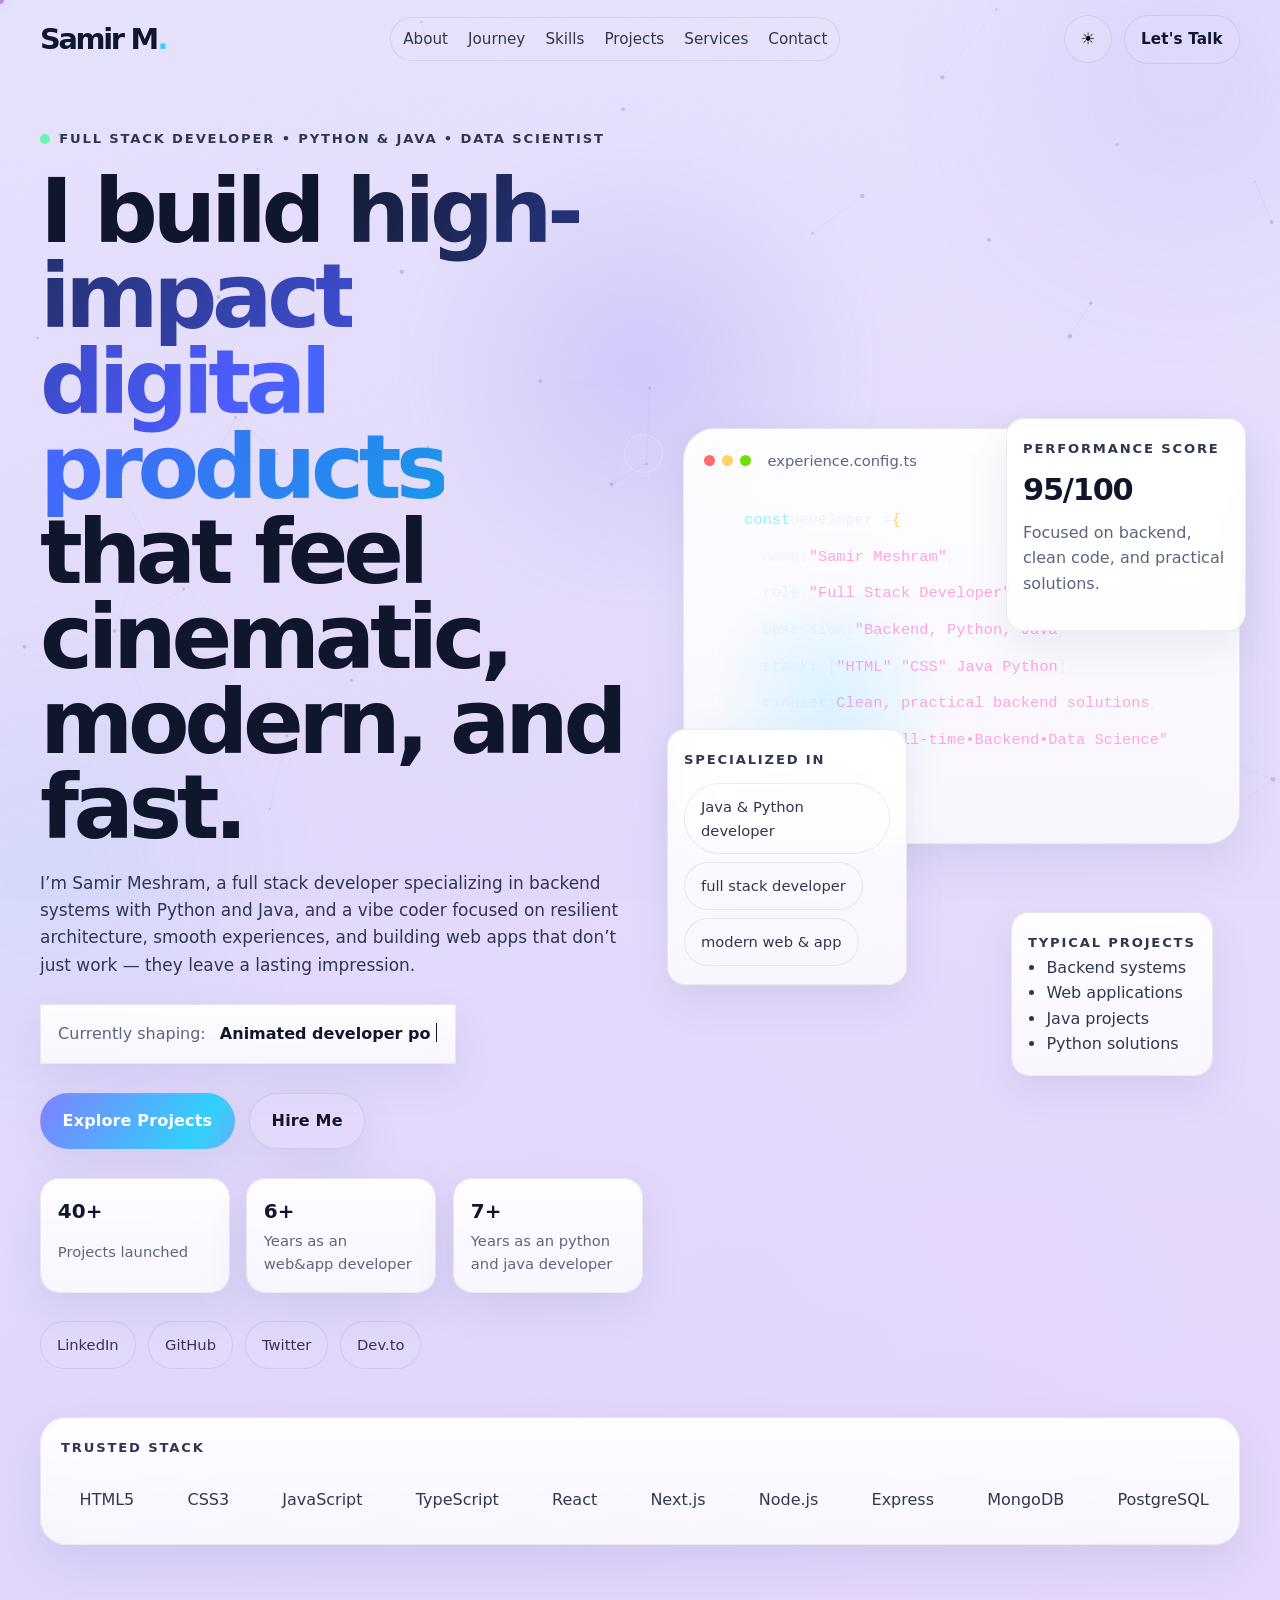
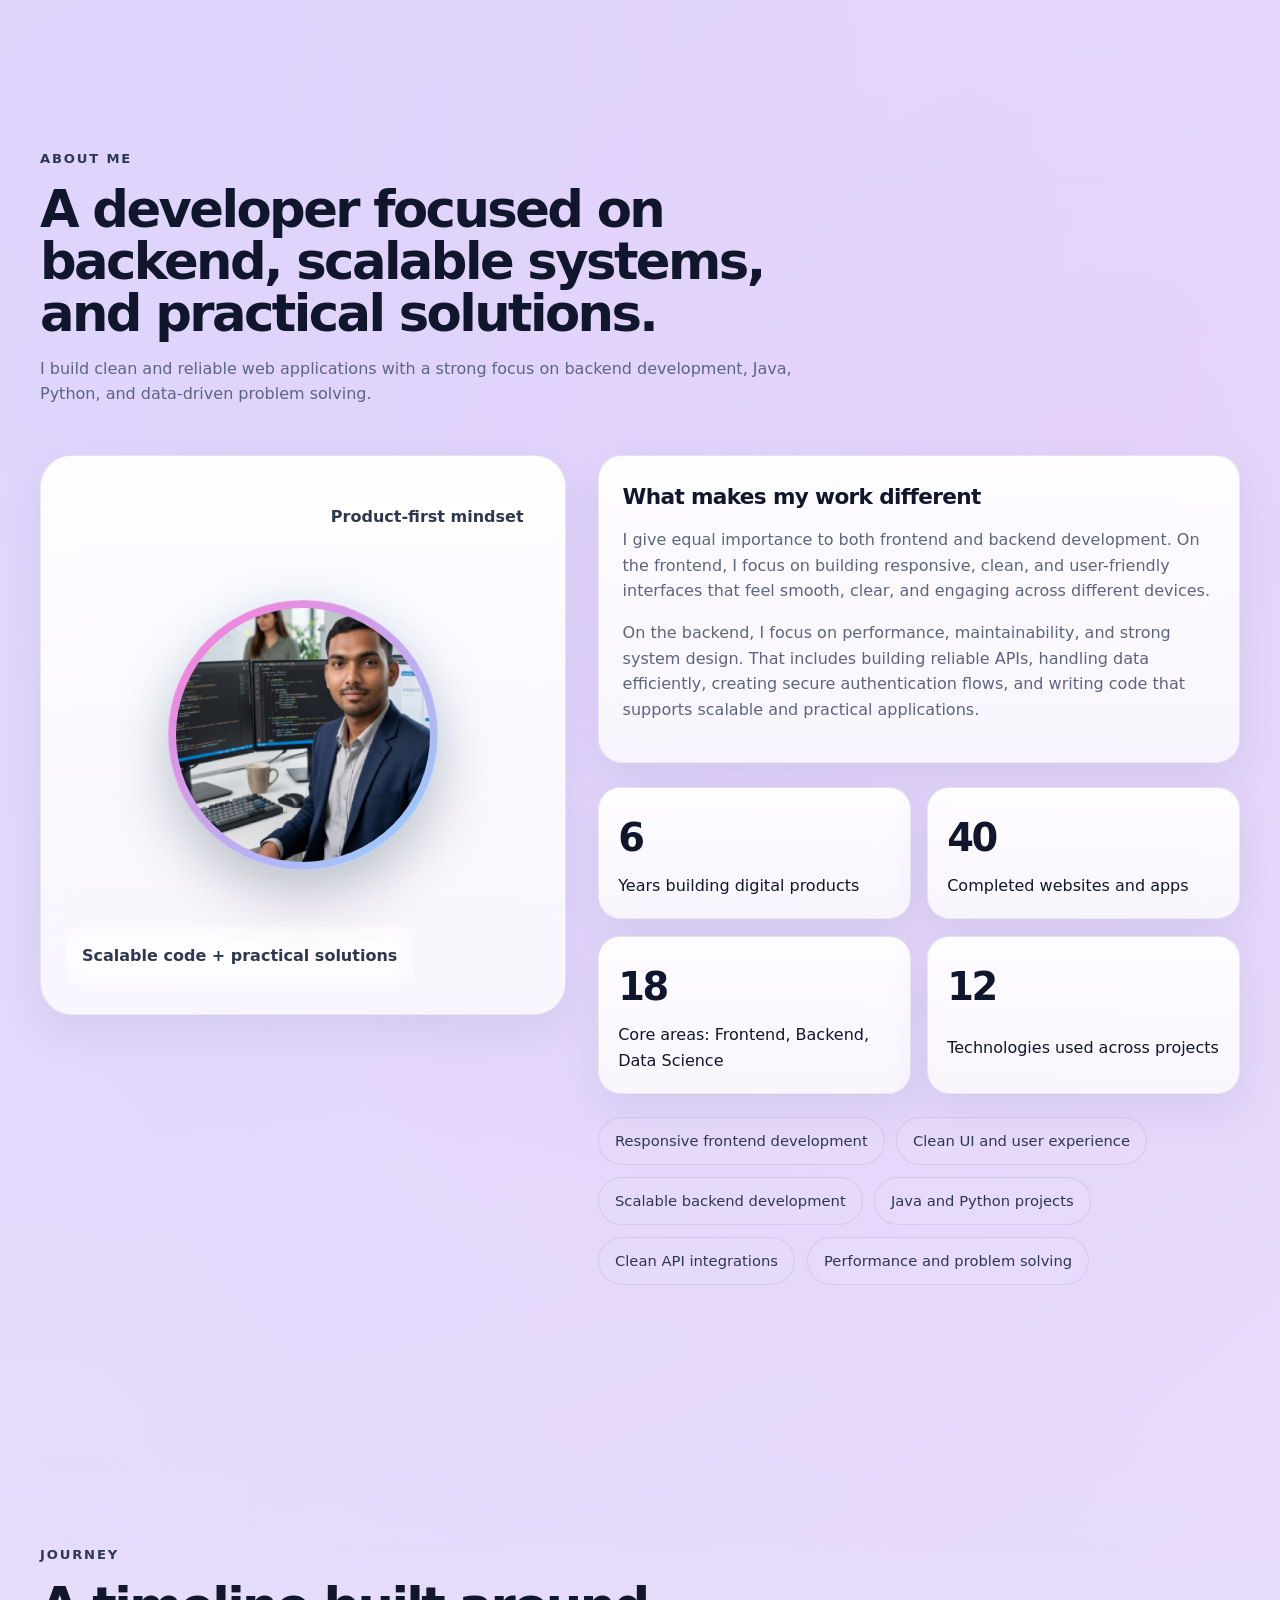
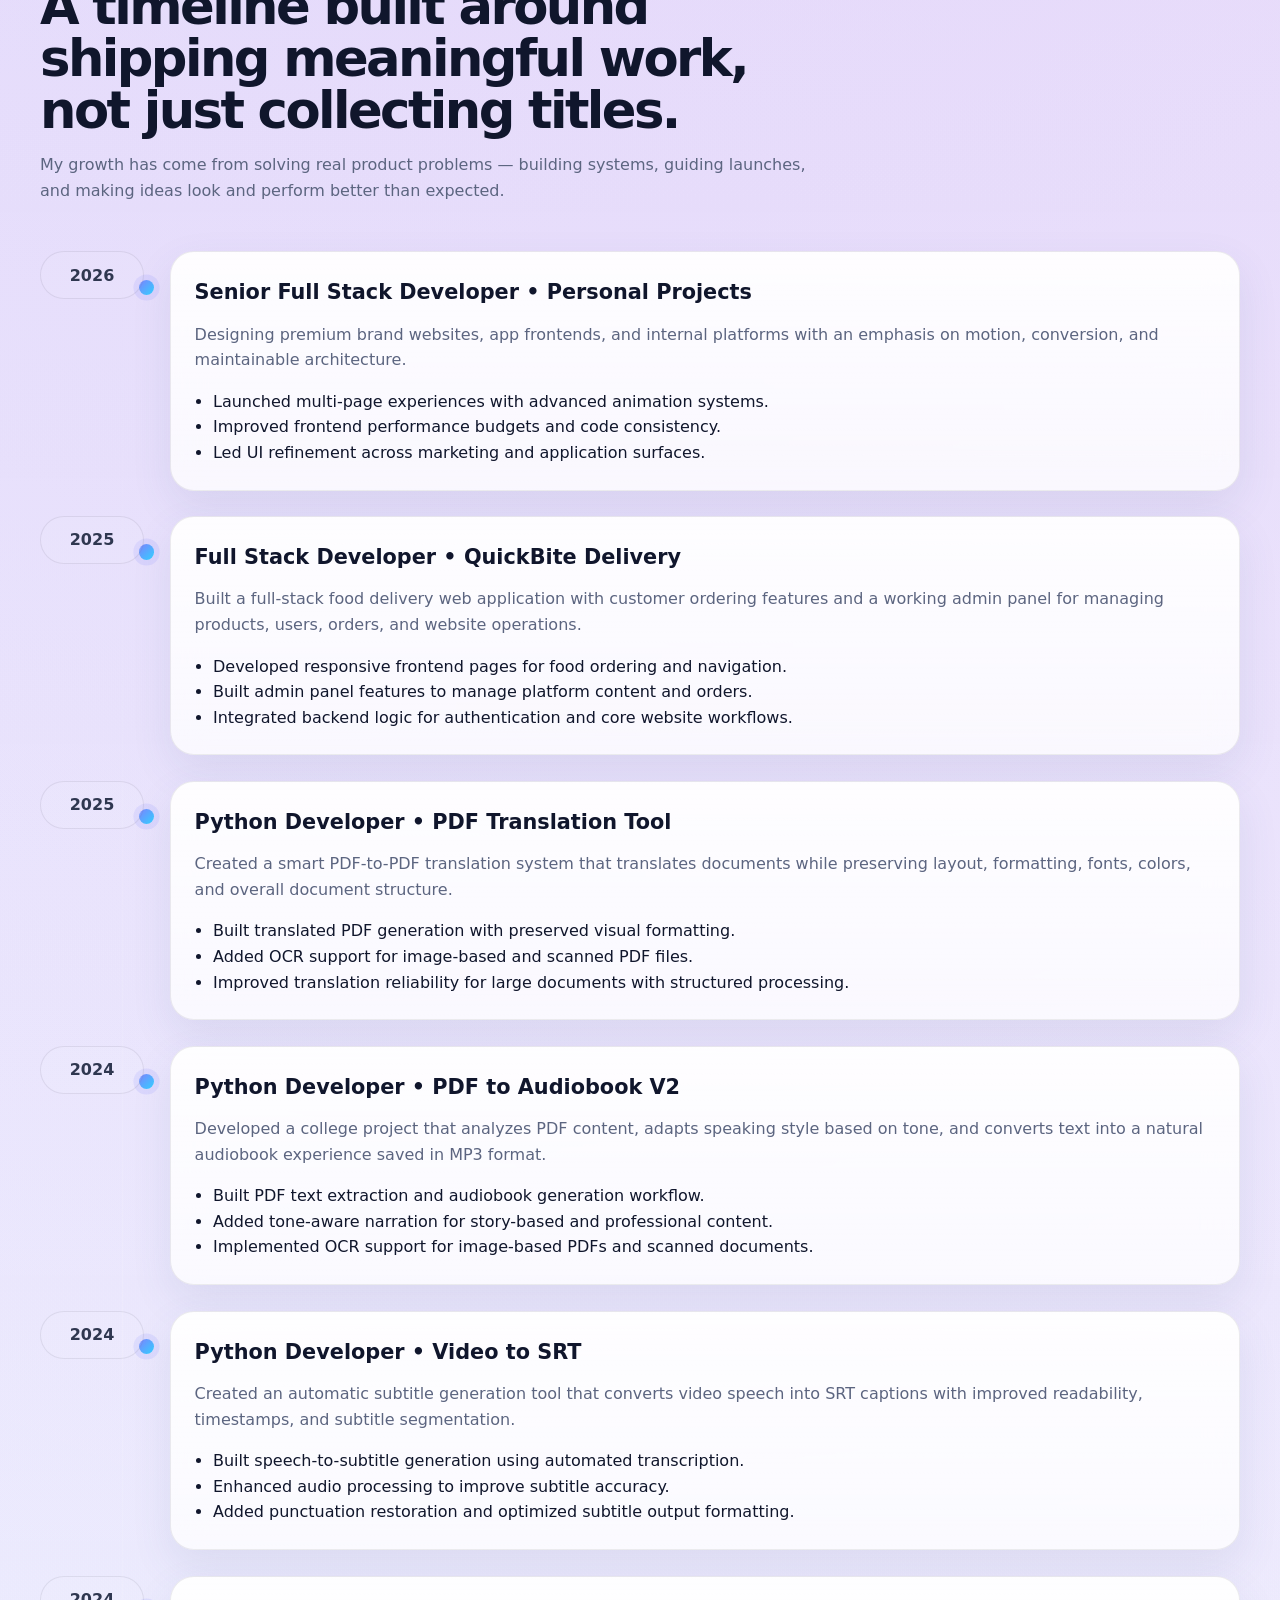
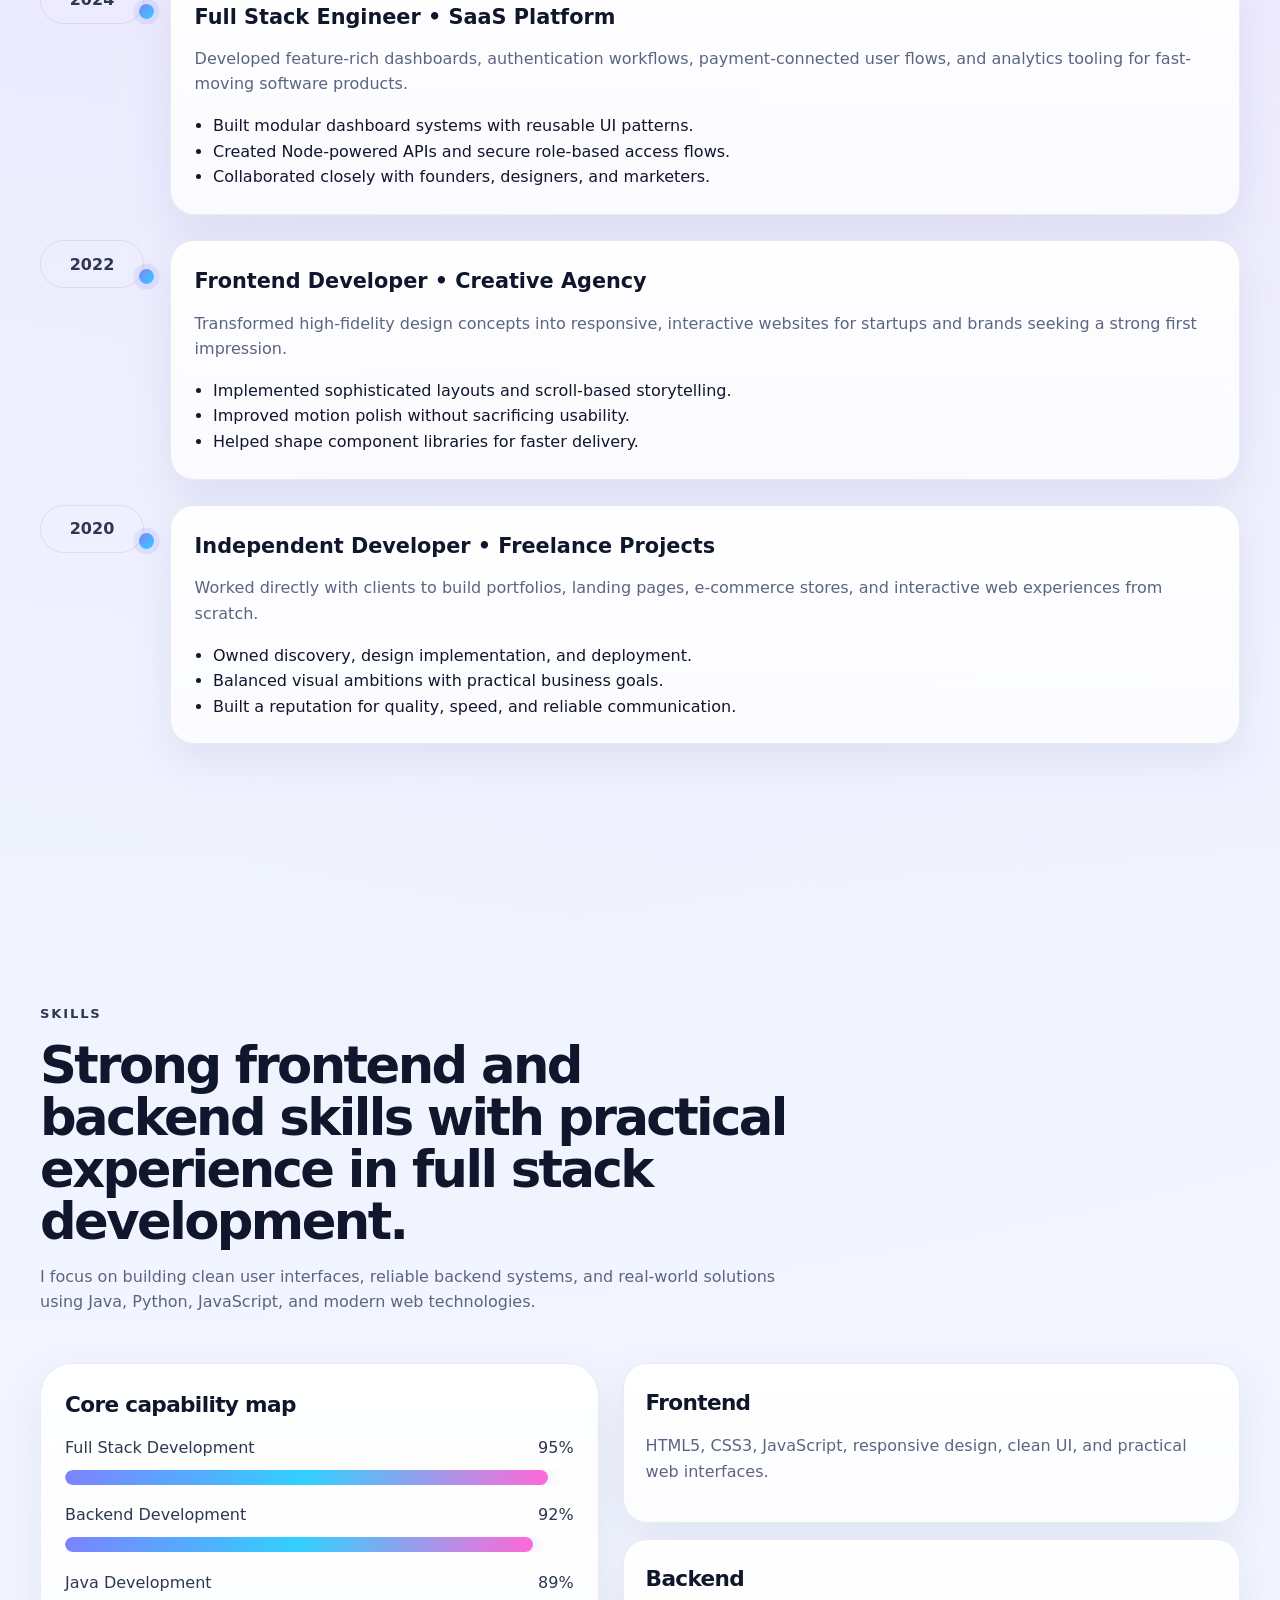
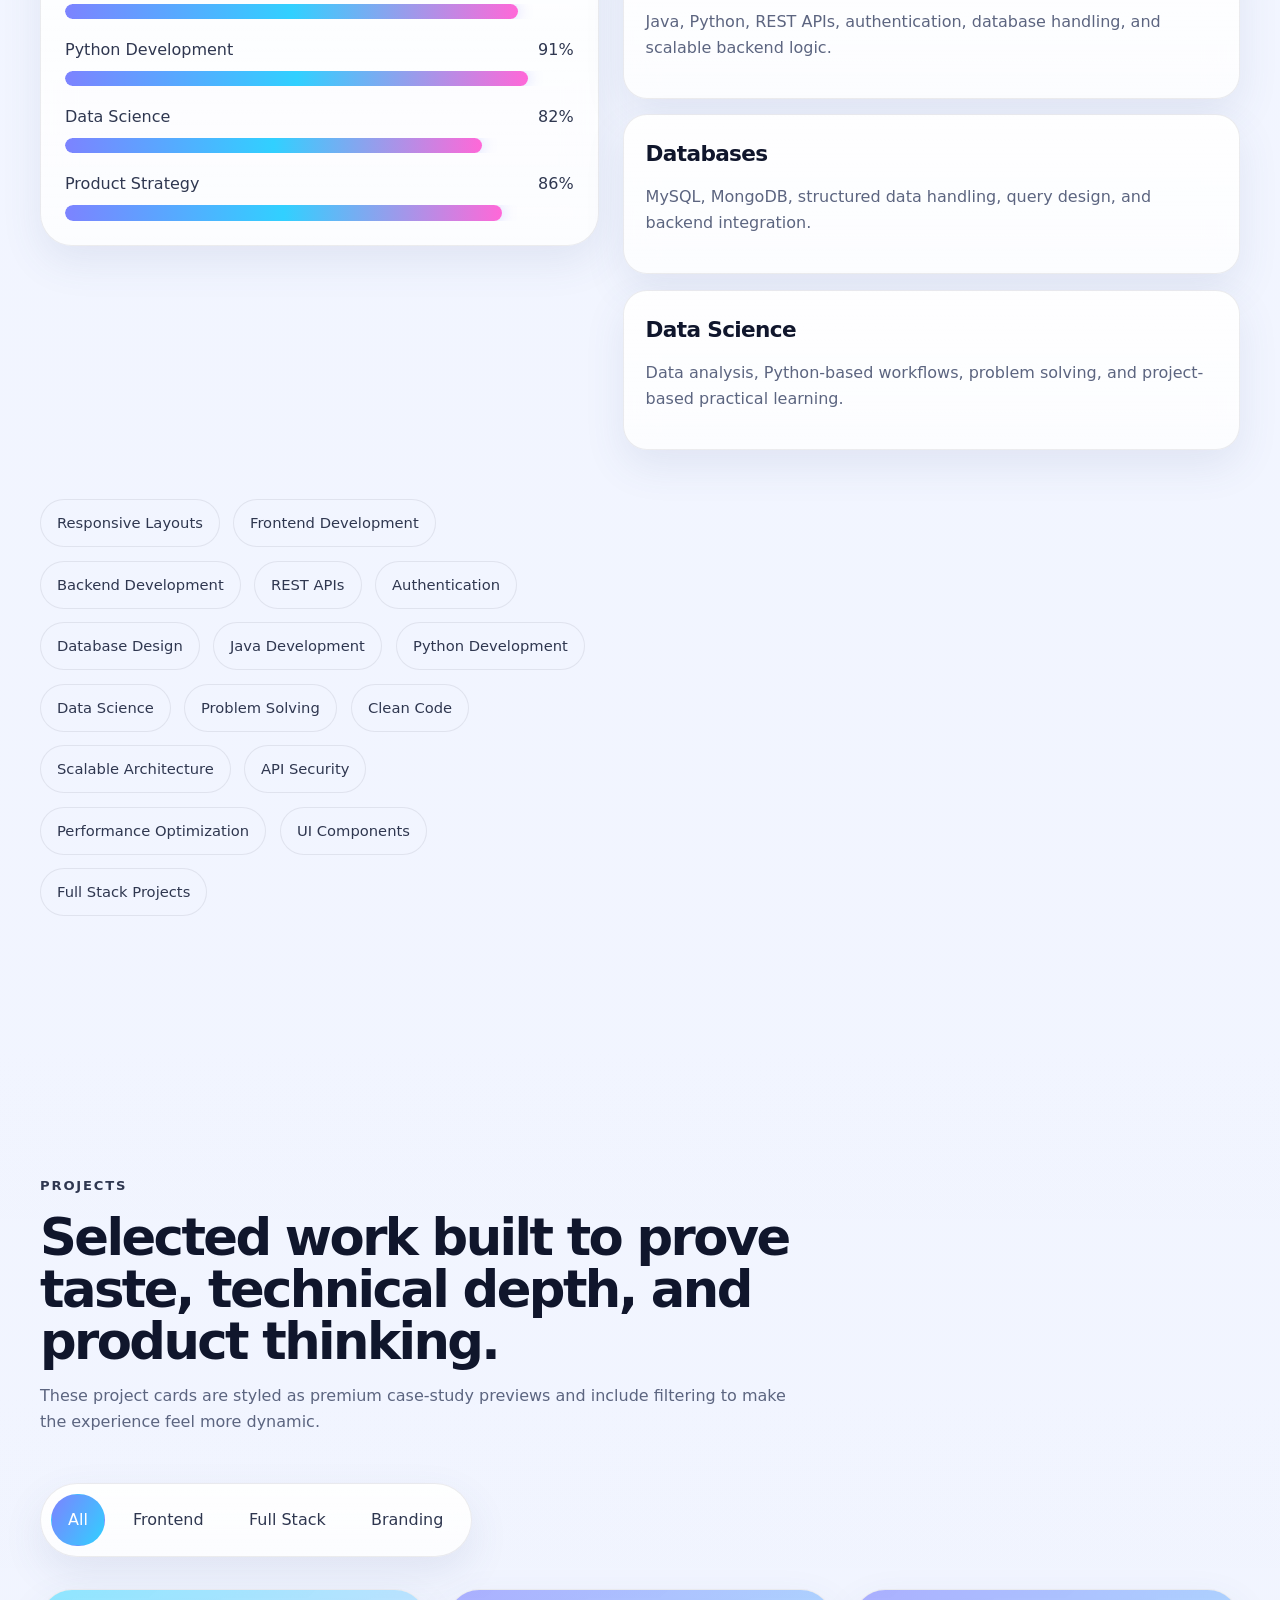
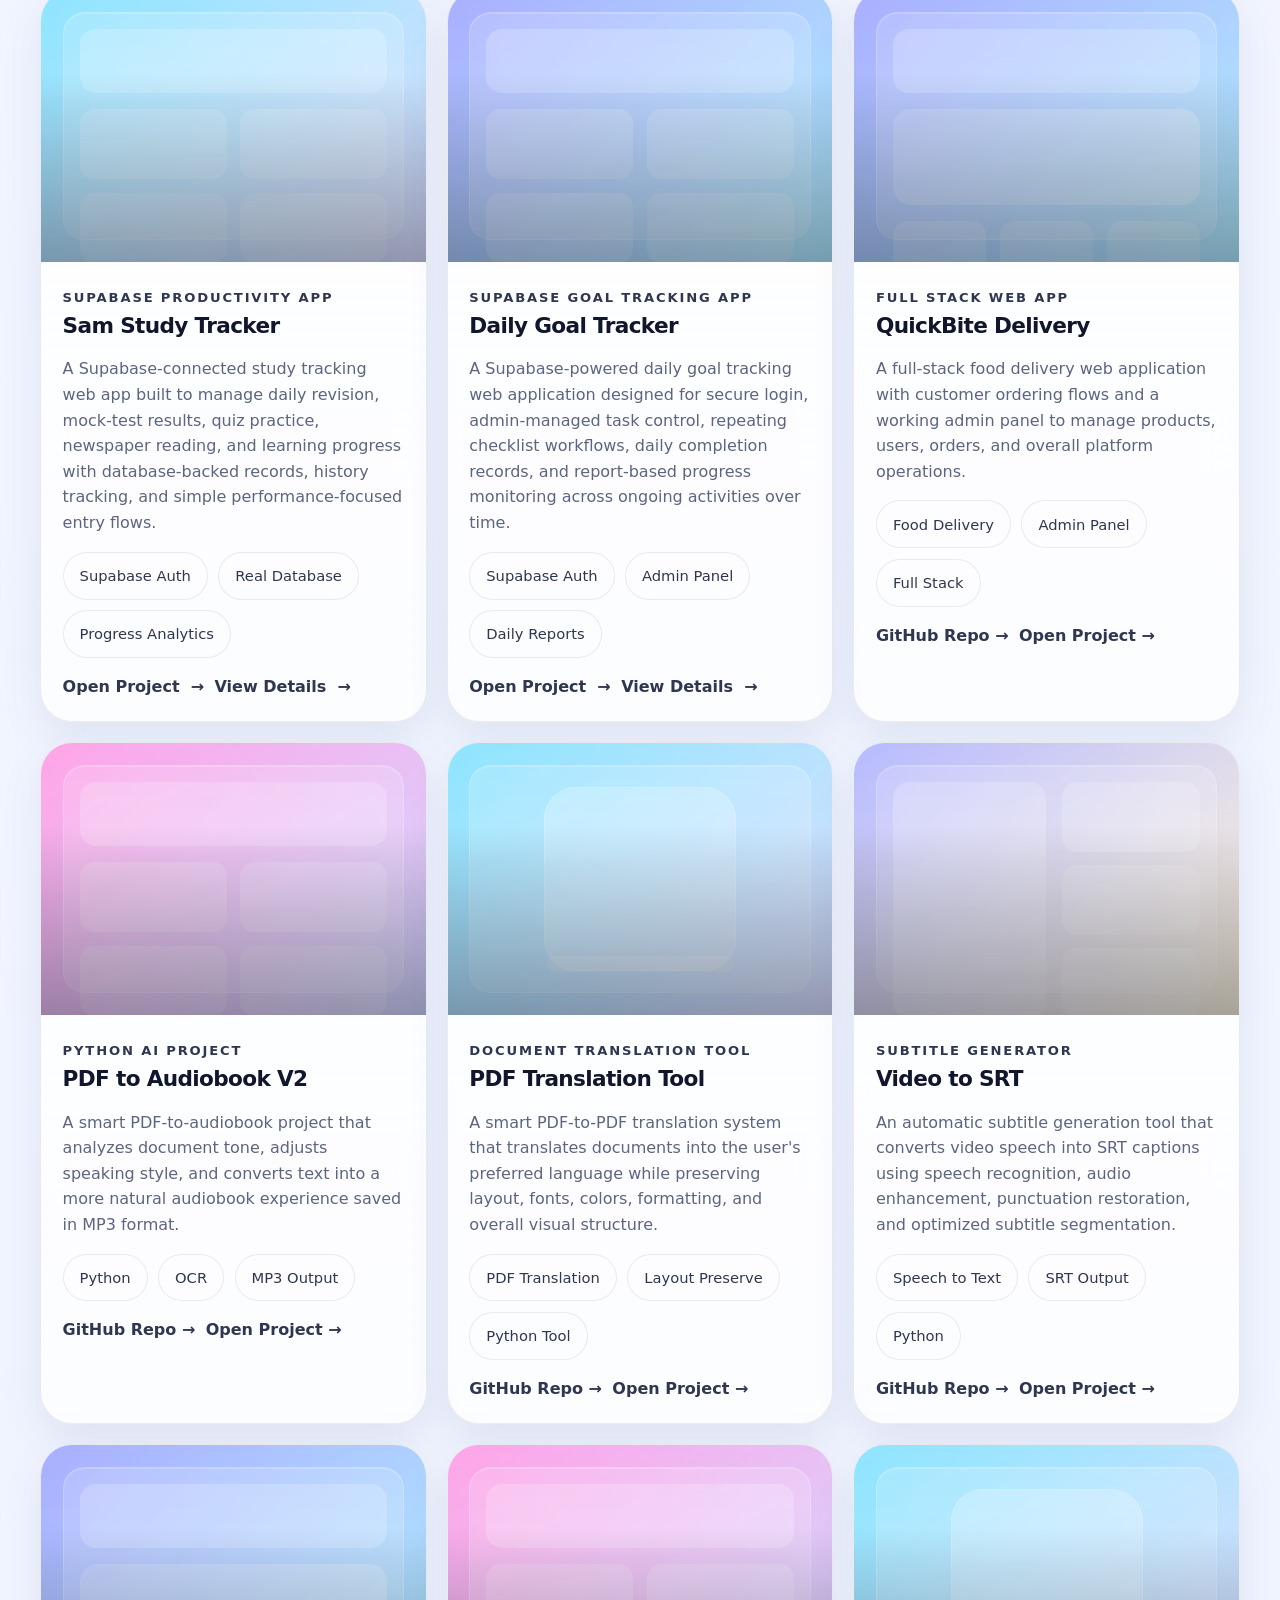
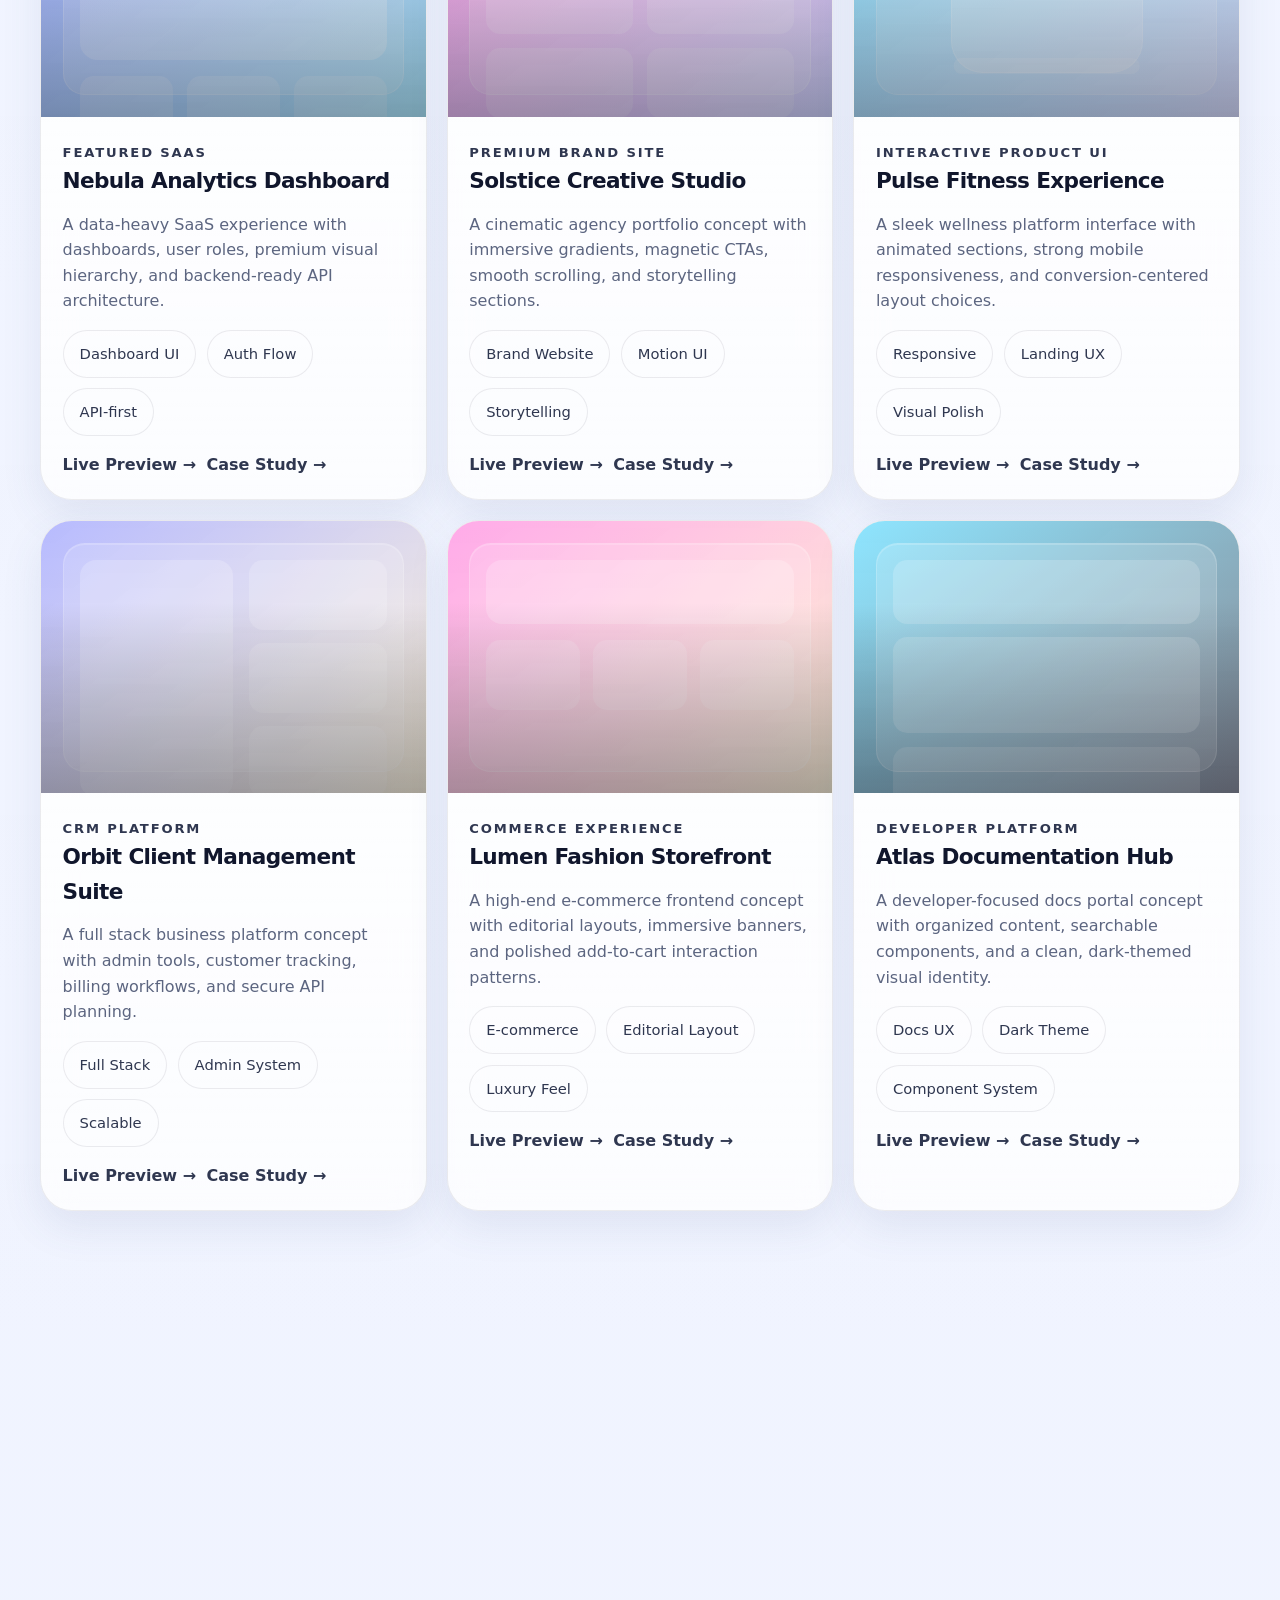
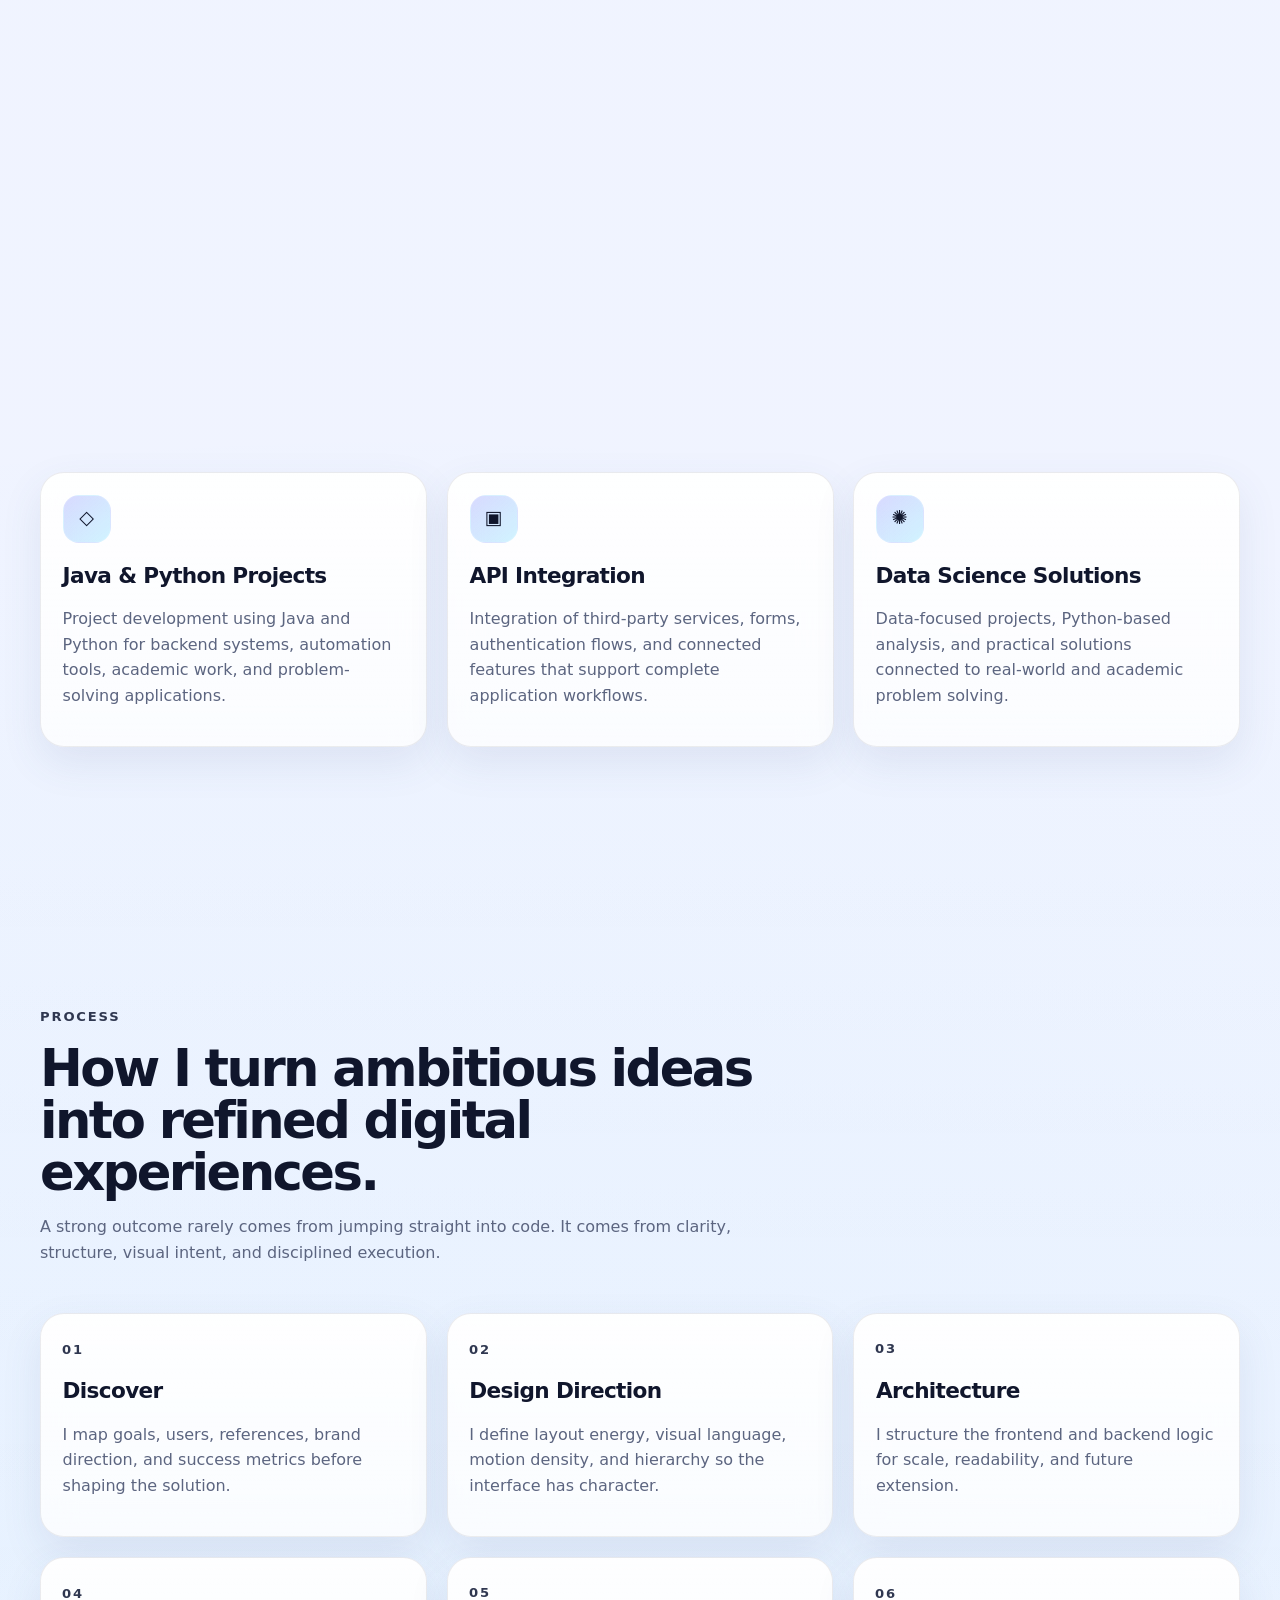
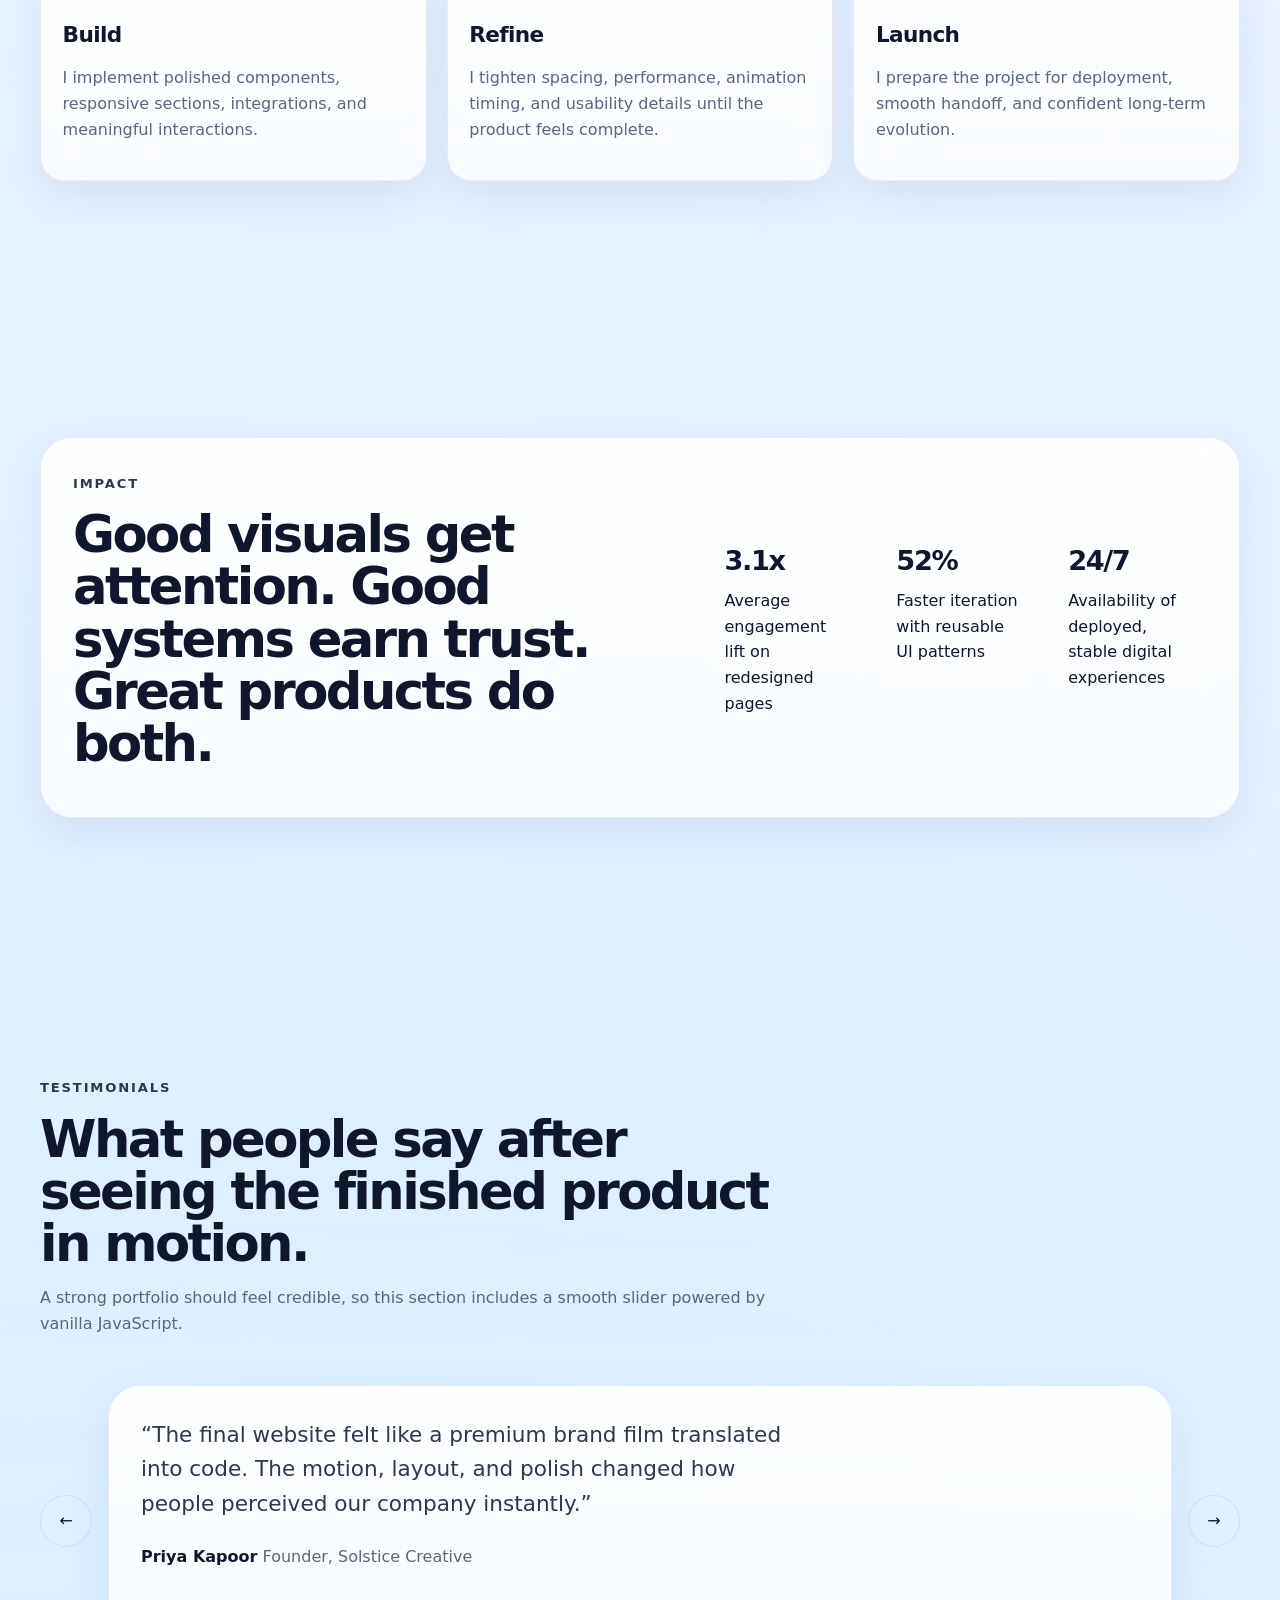
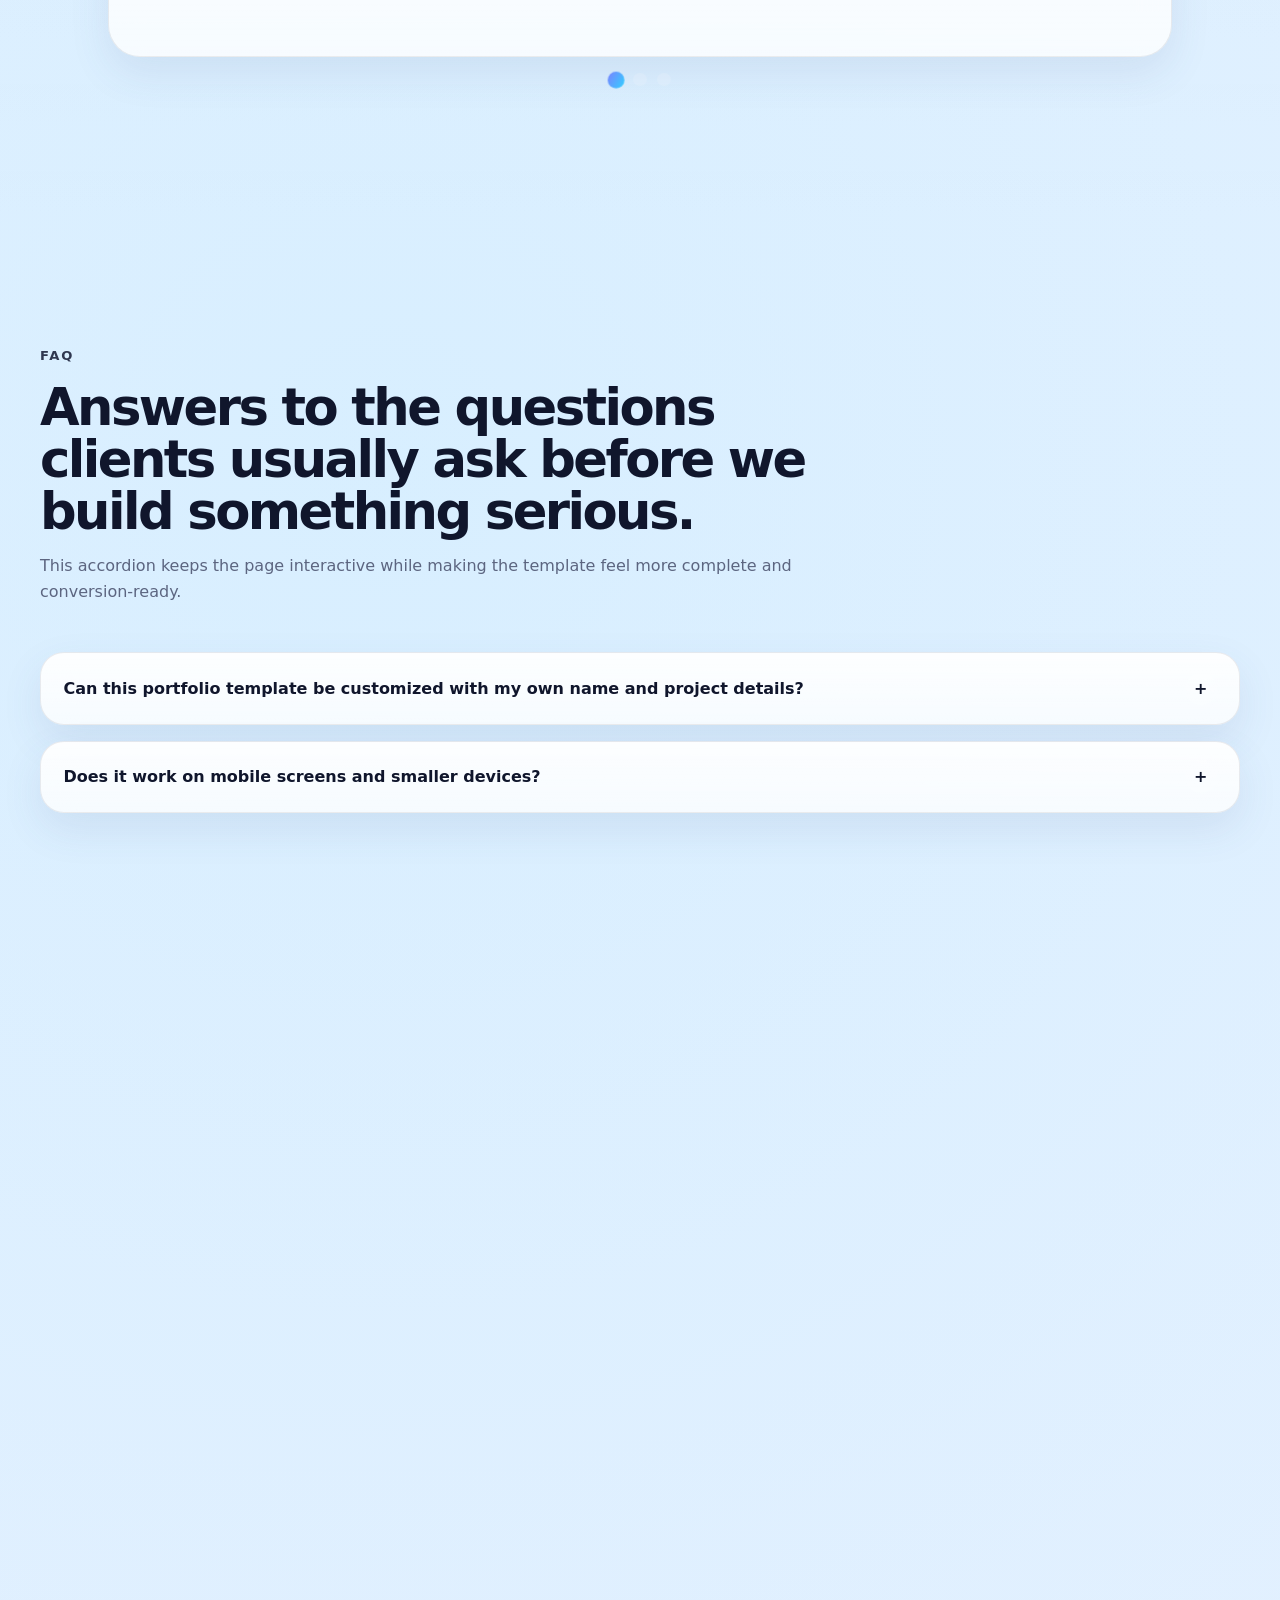
<file: index.html>
<!doctype html>
<html lang="en" data-theme="dark">

<head>
  <meta charset="UTF-8" />
  <meta name="viewport" content="width=device-width, initial-scale=1.0" />

  <title>Samir Meshram | Full Stack Developer</title>

  <meta name="description"
    content="Samir Meshram is a full stack developer specializing in backend systems, Python, Java, web applications, and practical digital solutions." />

  <meta name="keywords"
    content="Samir Meshram, Full Stack Developer, Python Developer, Java Developer, Backend Developer, Web Developer, Portfolio" />

  <meta name="author" content="Samir Meshram" />
  <meta name="robots" content="index, follow" />
  <meta name="theme-color" content="#0b1020" />

  <link rel="canonical" href="https://samirmeshram.in/" />
  <link rel="stylesheet" href="styles.css" />

  <meta property="og:type" content="website" />
  <meta property="og:url" content="https://samirmeshram.in/" />
  <meta property="og:title" content="Samir Meshram | Full Stack Developer" />
  <meta property="og:description"
    content="Portfolio of Samir Meshram — full stack developer focused on backend systems, Python, Java, and modern web applications." />
  <meta property="og:site_name" content="Samir Meshram" />

  <meta name="twitter:card" content="summary_large_image" />
  <meta name="twitter:title" content="Samir Meshram | Full Stack Developer" />
  <meta name="twitter:description"
    content="Portfolio of Samir Meshram — full stack developer focused on backend systems, Python, Java, and modern web applications." />
</head>

<body>
  <div class="preloader" aria-hidden="true">
    <div class="preloader__logo">SamirMeshram<span>.</span></div>
    <div class="preloader__text">Samir Meshram's Portfolio</div>
    <div class="preloader__bar"><span></span></div>
  </div>

  <div class="page-progress" aria-hidden="true"></div>
  <div class="cursor cursor-dot" aria-hidden="true"></div>
  <div class="cursor cursor-ring" aria-hidden="true"></div>
  <div class="noise" aria-hidden="true"></div>
  <button class="back-to-top" aria-label="Back to top">
    <span>↑</span>
  </button>

  <canvas id="particleCanvas" aria-hidden="true"></canvas>

  <header class="header" id="top">
    <nav class="container nav">
      <a class="brand magnetic" href="index.html" aria-label="Go to home section">
        <span class="brand__mark">Samir M</span>
        <span class="brand__dot">.</span>
      </a>

      <div class="nav__links" id="desktopNav">
        <a href="about.html">About</a>
        <a href="journey.html">Journey</a>
        <a href="skills.html">Skills</a>
        <a href="projects.html">Projects</a>
        <a href="services.html">Services</a>
        <a href="contact.html">Contact</a>
      </div>

      <div class="nav__actions">
        <button class="theme-toggle magnetic" id="themeToggle" aria-label="Toggle theme">
          <span class="theme-toggle__sun">☀</span>
          <span class="theme-toggle__moon">☾</span>
        </button>
        <a class="button button--tiny button--ghost magnetic desktop-only" href="contact.html">Let's Talk</a>
        <button class="menu-toggle" id="menuToggle" aria-label="Open menu" aria-expanded="false"
          aria-controls="mobileMenu">
          <span></span>
          <span></span>
          <span></span>
        </button>
      </div>
    </nav>

    <div class="mobile-menu" id="mobileMenu" aria-hidden="true">
      <a href="about.html">About</a>
      <a href="journey.html">Journey</a>
      <a href="skills.html">Skills</a>
      <a href="projects.html">Projects</a>
      <a href="services.html">Services</a>
      <a href="contact.html">Contact</a>
    </div>
  </header>

  <main>
    <section class="hero section section--hero" id="home">
      <div class="hero__spotlight"></div>
      <div class="container hero__grid">
        <div class="hero__content reveal reveal--left">
          <div class="eyebrow">
            <span class="eyebrow__pulse"></span>
            Full Stack Developer • Python & Java • Data Scientist
          </div>
          <h1>
            I build
            <span class="gradient-text">high-impact digital products</span>
            that feel cinematic, modern, and fast.
          </h1>
          <p class="hero__lead">
            I’m Samir Meshram, a full stack developer specializing in backend
            systems with Python and Java, and a vibe coder focused on
            resilient architecture, smooth experiences, and building web apps
            that don’t just work — they leave a lasting impression.
          </p>

          <div class="hero__typing glass-card">
            <span class="hero__typing-label">Currently shaping:</span>
            <span class="hero__typing-value" id="typedRole"></span>
          </div>

          <div class="hero__actions">
            <a href="projects.html" class="button button--primary magnetic">
              Explore Projects
            </a>
            <a href="contact.html" class="button button--ghost magnetic">
              Hire Me
            </a>
          </div>

          <div class="hero__mini-grid">
            <article class="mini-card glass-card magnetic">
              <strong>40+</strong>
              <span>Projects launched</span>
            </article>
            <article class="mini-card glass-card magnetic">
              <strong>6+</strong>
              <span>Years as an web&app developer</span>
            </article>
            <article class="mini-card glass-card magnetic">
              <strong>7+</strong>
              <span>Years as an python and java developer</span>
            </article>
          </div>

          <div class="hero__socials">
            <a class="tag magnetic" href="https://www.linkedin.com/in/samir-meshram/" target="_blank"
              rel="noopener noreferrer">LinkedIn</a>
            <a class="tag magnetic" href="https://github.com/SamirYMeshram" target="_blank"
              rel="noopener noreferrer">GitHub</a>
            <a class="tag magnetic" href="https://x.com/SameerMesh91741" target="_blank"
              rel="noopener noreferrer">Twitter</a>
            <a class="tag magnetic" href="https://dev.to/samirymeshram" target="_blank"
              rel="noopener noreferrer">Dev.to</a>
          </div>
        </div>

        <div class="hero__visual reveal reveal--right">
          <div class="code-window glass-card tilt-card" data-tilt>
            <div class="code-window__top">
              <div class="window-dots" aria-hidden="true">
                <span></span>
                <span></span>
                <span></span>
              </div>
              <div class="window-title">experience.config.ts</div>
            </div>
            <div class="code-window__body">
              <div class="code-line">
                <span class="code-line__num">01</span><span class="code-key">const</span> developer =
                <span class="code-brace">{</span>
              </div>
              <div class="code-line">
                <span class="code-line__num">02</span>&nbsp;&nbsp;name:
                <span class="code-string">"Samir Meshram"</span>,
              </div>
              <div class="code-line">
                <span class="code-line__num">03</span>&nbsp;&nbsp;role:
                <span class="code-string">"Full Stack Developer"</span>,
              </div>
              <div class="code-line">
                <span class="code-line__num">04</span>&nbsp;&nbsp;obsession:
                <span class="code-string">"Backend, Python, Java</span>,
              </div>
              <div class="code-line">
                <span class="code-line__num">05</span>&nbsp;&nbsp;stack:
                [<span class="code-string">"HTML"</span>,
                <span class="code-string">"CSS"</span>,
                <span class="code-string">Java</span>,
                <span class="code-string">Python</span>],
              </div>
              <div class="code-line">
                <span class="code-line__num">06</span>&nbsp;&nbsp;mindset:
                <span class="code-string">Clean, practical backend solutions</span>,
              </div>
              <div class="code-line">
                <span class="code-line__num">07</span>&nbsp;&nbsp;availableFor:
                <span class="code-string">Full-time•Backend•Data Science"</span>
              </div>
              <div class="code-line">
                <span class="code-line__num">08</span><span class="code-brace">}</span>;
              </div>
            </div>
          </div>

          <article class="floating-card floating-card--primary glass-card magnetic">
            <div class="floating-card__label">Performance Score</div>
            <div class="floating-card__value">95/100</div>
            <p>Focused on backend, clean code, and practical solutions.</p>
          </article>

          <article class="floating-card floating-card--secondary glass-card magnetic">
            <div class="floating-card__label">Specialized In</div>
            <div class="floating-card__chips">
              <span>Java & Python developer</span>
              <span>full stack developer</span>
              <span>modern web & app</span>
            </div>
          </article>

          <article class="floating-card floating-card--tertiary glass-card magnetic">
            <div class="floating-card__label">Typical Projects</div>
            <ul>
              <li>Backend systems</li>
              <li>Web applications</li>
              <li>Java projects</li>
              <li>Python solutions</li>
            </ul>
          </article>
        </div>
      </div>

      <div class="container stack-strip reveal">
        <div class="stack-strip__label">Trusted stack</div>
        <div class="stack-marquee">
          <div class="stack-marquee__track">
            <span>HTML5</span>
            <span>CSS3</span>
            <span>JavaScript</span>
            <span>TypeScript</span>
            <span>React</span>
            <span>Next.js</span>
            <span>Node.js</span>
            <span>Express</span>
            <span>MongoDB</span>
            <span>PostgreSQL</span>
            <span>Docker</span>
            <span>AWS</span>
            <span>Figma</span>
            <span>REST APIs</span>
            <span>Java</span>
            <span>Python</span>
            <span>MySQL</span>
            <span>MongoDB</span>
            <span>GraphQL</span>
            <span>HTML5</span>
            <span>CSS3</span>
            <span>JavaScript</span>
            <span>TypeScript</span>
            <span>React</span>
            <span>Next.js</span>
            <span>Node.js</span>
            <span>Express</span>
            <span>MongoDB</span>
            <span>PostgreSQL</span>
            <span>Docker</span>
            <span>AWS</span>
            <span>Figma</span>
            <span>REST APIs</span>
            <span>GraphQL</span>
          </div>
        </div>
      </div>
    </section>

    <section class="section" id="about">
      <div class="container">
        <div class="section-heading reveal">
          <p class="section-heading__kicker">About Me</p>
          <h2>
            A developer focused on backend, scalable systems, and practical
            solutions.
          </h2>
          <p>
            I build clean and reliable web applications with a strong focus on
            backend development, Java, Python, and data-driven problem
            solving.
          </p>
        </div>

        <div class="about-grid">
          <div class="about-visual reveal reveal--left">
            <div class="portrait-panel glass-card tilt-card" data-tilt>
              <div class="portrait-halo"></div>
              <div class="portrait-core">
                <img src="samir.png" alt="Samir Meshram" class="portrait-img" />
              </div>
              <div class="portrait-card portrait-card--top">
                <span>Product-first mindset</span>
              </div>
              <div class="portrait-card portrait-card--bottom">
                <span>Scalable code + practical solutions</span>
              </div>
            </div>
          </div>

          <div class="about-copy reveal reveal--right">
            <div class="copy-block glass-card">
              <h3>What makes my work different</h3>
              <p>
                I give equal importance to both frontend and backend
                development. On the frontend, I focus on building responsive,
                clean, and user-friendly interfaces that feel smooth, clear,
                and engaging across different devices.
              </p>
              <p>
                On the backend, I focus on performance, maintainability, and
                strong system design. That includes building reliable APIs,
                handling data efficiently, creating secure authentication
                flows, and writing code that supports scalable and practical
                applications.
              </p>
            </div>

            <div class="metric-grid">
              <article class="metric-card glass-card magnetic">
                <strong data-counter="6">0</strong>
                <span>Years building digital products</span>
              </article>
              <article class="metric-card glass-card magnetic">
                <strong data-counter="40">0</strong>
                <span>Completed websites and apps</span>
              </article>
              <article class="metric-card glass-card magnetic">
                <strong data-counter="18">0</strong>
                <span>Core areas: Frontend, Backend, Data Science</span>
              </article>
              <article class="metric-card glass-card magnetic">
                <strong data-counter="12">0</strong>
                <span>Technologies used across projects</span>
              </article>
            </div>

            <div class="about-highlights">
              <div class="highlight-pill magnetic">
                Responsive frontend development
              </div>
              <div class="highlight-pill magnetic">
                Clean UI and user experience
              </div>
              <div class="highlight-pill magnetic">
                Scalable backend development
              </div>
              <div class="highlight-pill magnetic">
                Java and Python projects
              </div>
              <div class="highlight-pill magnetic">
                Clean API integrations
              </div>
              <div class="highlight-pill magnetic">
                Performance and problem solving
              </div>
            </div>
          </div>
        </div>
      </div>
    </section>

    <section class="section section--muted" id="journey">
      <div class="container">
        <div class="section-heading reveal">
          <p class="section-heading__kicker">Journey</p>
          <h2>
            A timeline built around shipping meaningful work, not just
            collecting titles.
          </h2>
          <p>
            My growth has come from solving real product problems — building
            systems, guiding launches, and making ideas look and perform
            better than expected.
          </p>
        </div>

        <div class="timeline">
          <article class="timeline-item reveal">
            <span class="timeline-item__year">2026</span>
            <div class="timeline-item__content glass-card">
              <h3>Senior Full Stack Developer • Personal Projects</h3>
              <p>
                Designing premium brand websites, app frontends, and internal
                platforms with an emphasis on motion, conversion, and
                maintainable architecture.
              </p>
              <ul>
                <li>
                  Launched multi-page experiences with advanced animation
                  systems.
                </li>
                <li>
                  Improved frontend performance budgets and code consistency.
                </li>
                <li>
                  Led UI refinement across marketing and application surfaces.
                </li>
              </ul>
            </div>
          </article>
          <article class="timeline-item reveal">
            <span class="timeline-item__year">2025</span>
            <div class="timeline-item__content glass-card">
              <h3>
                <a href="https://github.com/SamirYMeshram/mywebsite" target="_blank" rel="noopener noreferrer"
                  style="color: inherit; text-decoration: none">Full Stack Developer • QuickBite Delivery</a>
              </h3>
              <p>
                Built a full-stack food delivery web application with customer
                ordering features and a working admin panel for managing
                products, users, orders, and website operations.
              </p>
              <ul>
                <li>
                  Developed responsive frontend pages for food ordering and
                  navigation.
                </li>
                <li>
                  Built admin panel features to manage platform content and
                  orders.
                </li>
                <li>
                  Integrated backend logic for authentication and core website
                  workflows.
                </li>
              </ul>
            </div>
          </article>

          <article class="timeline-item reveal">
            <span class="timeline-item__year">2025</span>
            <div class="timeline-item__content glass-card">
              <h3>
                <a href="https://github.com/SamirYMeshram/PDF-Translation-Tool" target="_blank"
                  rel="noopener noreferrer" style="color: inherit; text-decoration: none">Python Developer • PDF
                  Translation Tool</a>
              </h3>
              <p>
                Created a smart PDF-to-PDF translation system that translates
                documents while preserving layout, formatting, fonts, colors,
                and overall document structure.
              </p>
              <ul>
                <li>
                  Built translated PDF generation with preserved visual
                  formatting.
                </li>
                <li>
                  Added OCR support for image-based and scanned PDF files.
                </li>
                <li>
                  Improved translation reliability for large documents with
                  structured processing.
                </li>
              </ul>
            </div>
          </article>

          <article class="timeline-item reveal">
            <span class="timeline-item__year">2024</span>
            <div class="timeline-item__content glass-card">
              <h3>
                <a href="https://github.com/SamirYMeshram/pdf-to-audiobook-V2" target="_blank" rel="noopener noreferrer"
                  style="color: inherit; text-decoration: none">Python Developer • PDF to Audiobook V2</a>
              </h3>
              <p>
                Developed a college project that analyzes PDF content, adapts
                speaking style based on tone, and converts text into a natural
                audiobook experience saved in MP3 format.
              </p>
              <ul>
                <li>
                  Built PDF text extraction and audiobook generation workflow.
                </li>
                <li>
                  Added tone-aware narration for story-based and professional
                  content.
                </li>
                <li>
                  Implemented OCR support for image-based PDFs and scanned
                  documents.
                </li>
              </ul>
            </div>
          </article>

          <article class="timeline-item reveal">
            <span class="timeline-item__year">2024</span>
            <div class="timeline-item__content glass-card">
              <h3>
                <a href="https://github.com/SamirYMeshram/Video-to-srt" target="_blank" rel="noopener noreferrer"
                  style="color: inherit; text-decoration: none">Python Developer • Video to SRT</a>
              </h3>
              <p>
                Created an automatic subtitle generation tool that converts
                video speech into SRT captions with improved readability,
                timestamps, and subtitle segmentation.
              </p>
              <ul>
                <li>
                  Built speech-to-subtitle generation using automated
                  transcription.
                </li>
                <li>
                  Enhanced audio processing to improve subtitle accuracy.
                </li>
                <li>
                  Added punctuation restoration and optimized subtitle output
                  formatting.
                </li>
              </ul>
            </div>
          </article>
          <article class="timeline-item reveal">
            <span class="timeline-item__year">2024</span>
            <div class="timeline-item__content glass-card">
              <h3>Full Stack Engineer • SaaS Platform</h3>
              <p>
                Developed feature-rich dashboards, authentication workflows,
                payment-connected user flows, and analytics tooling for
                fast-moving software products.
              </p>
              <ul>
                <li>
                  Built modular dashboard systems with reusable UI patterns.
                </li>
                <li>
                  Created Node-powered APIs and secure role-based access
                  flows.
                </li>
                <li>
                  Collaborated closely with founders, designers, and
                  marketers.
                </li>
              </ul>
            </div>
          </article>

          <article class="timeline-item reveal">
            <span class="timeline-item__year">2022</span>
            <div class="timeline-item__content glass-card">
              <h3>Frontend Developer • Creative Agency</h3>
              <p>
                Transformed high-fidelity design concepts into responsive,
                interactive websites for startups and brands seeking a strong
                first impression.
              </p>
              <ul>
                <li>
                  Implemented sophisticated layouts and scroll-based
                  storytelling.
                </li>
                <li>Improved motion polish without sacrificing usability.</li>
                <li>Helped shape component libraries for faster delivery.</li>
              </ul>
            </div>
          </article>

          <article class="timeline-item reveal">
            <span class="timeline-item__year">2020</span>
            <div class="timeline-item__content glass-card">
              <h3>Independent Developer • Freelance Projects</h3>
              <p>
                Worked directly with clients to build portfolios, landing
                pages, e-commerce stores, and interactive web experiences from
                scratch.
              </p>
              <ul>
                <li>
                  Owned discovery, design implementation, and deployment.
                </li>
                <li>
                  Balanced visual ambitions with practical business goals.
                </li>
                <li>
                  Built a reputation for quality, speed, and reliable
                  communication.
                </li>
              </ul>
            </div>
          </article>
        </div>
      </div>
    </section>

    <section class="section" id="skills">
      <div class="container">
        <div class="section-heading reveal">
          <p class="section-heading__kicker">Skills</p>
          <h2>
            Strong frontend and backend skills with practical experience in
            full stack development.
          </h2>
          <p>
            I focus on building clean user interfaces, reliable backend
            systems, and real-world solutions using Java, Python, JavaScript,
            and modern web technologies.
          </p>
        </div>

        <div class="skills-layout">
          <div class="skills-chart glass-card reveal reveal--left">
            <h3>Core capability map</h3>
            <div class="skill-meter">
              <div class="skill-meter__top">
                <span>Full Stack Development</span>
                <span>95%</span>
              </div>
              <div class="skill-meter__bar">
                <span style="--level: 95%"></span>
              </div>
            </div>
            <div class="skill-meter">
              <div class="skill-meter__top">
                <span>Backend Development</span>
                <span>92%</span>
              </div>
              <div class="skill-meter__bar">
                <span style="--level: 92%"></span>
              </div>
            </div>
            <div class="skill-meter">
              <div class="skill-meter__top">
                <span>Java Development</span>
                <span>89%</span>
              </div>
              <div class="skill-meter__bar">
                <span style="--level: 89%"></span>
              </div>
            </div>
            <div class="skill-meter">
              <div class="skill-meter__top">
                <span>Python Development</span>
                <span>91%</span>
              </div>
              <div class="skill-meter__bar">
                <span style="--level: 91%"></span>
              </div>
            </div>
            <div class="skill-meter">
              <div class="skill-meter__top">
                <span>Data Science</span>
                <span>82%</span>
              </div>
              <div class="skill-meter__bar">
                <span style="--level: 82%"></span>
              </div>
            </div>
            <div class="skill-meter">
              <div class="skill-meter__top">
                <span>Product Strategy</span>
                <span>86%</span>
              </div>
              <div class="skill-meter__bar">
                <span style="--level: 86%"></span>
              </div>
            </div>
          </div>

          <div class="skills-stack reveal reveal--right">
            <div class="tool-card glass-card magnetic">
              <h3>Frontend</h3>
              <p>
                HTML5, CSS3, JavaScript, responsive design, clean UI, and practical web interfaces.
              </p>
            </div>
            <div class="tool-card glass-card magnetic">
              <h3>Backend</h3>
              <p>
                Java, Python, REST APIs, authentication, database handling, and scalable backend logic.
              </p>
            </div>
            <div class="tool-card glass-card magnetic">
              <h3>Databases</h3>
              <p>
                MySQL, MongoDB, structured data handling, query design, and backend integration.
              </p>
            </div>
            <div class="tool-card glass-card magnetic">
              <h3>Data Science</h3>
              <p>
                Data analysis, Python-based workflows, problem solving, and project-based practical learning.
              </p>
            </div>
          </div>
          <div class="skill-cloud reveal">
            <span class="magnetic">Responsive Layouts</span>
            <span class="magnetic">Frontend Development</span>
            <span class="magnetic">Backend Development</span>
            <span class="magnetic">REST APIs</span>
            <span class="magnetic">Authentication</span>
            <span class="magnetic">Database Design</span>
            <span class="magnetic">Java Development</span>
            <span class="magnetic">Python Development</span>
            <span class="magnetic">Data Science</span>
            <span class="magnetic">Problem Solving</span>
            <span class="magnetic">Clean Code</span>
            <span class="magnetic">Scalable Architecture</span>
            <span class="magnetic">API Security</span>
            <span class="magnetic">Performance Optimization</span>
            <span class="magnetic">UI Components</span>
            <span class="magnetic">Full Stack Projects</span>
          </div>
        </div>
    </section>

    <section class="section section--muted" id="projects">
      <div class="container">
        <div class="section-heading reveal">
          <p class="section-heading__kicker">Projects</p>
          <h2>
            Selected work built to prove taste, technical depth, and product
            thinking.
          </h2>
          <p>
            These project cards are styled as premium case-study previews and
            include filtering to make the experience feel more dynamic.
          </p>
        </div>

        <div class="project-filters reveal" role="tablist" aria-label="Project filters">
          <button class="filter-button is-active magnetic" data-filter="all">
            All
          </button>
          <button class="filter-button magnetic" data-filter="frontend">
            Frontend
          </button>
          <button class="filter-button magnetic" data-filter="fullstack">
            Full Stack
          </button>
          <button class="filter-button magnetic" data-filter="branding">
            Branding
          </button>
        </div>

        <div class="projects-grid">
          <article class="project-card glass-card reveal" data-category="productivity">
            <div class="project-card__visual project-card__visual--three">
              <div class="mock-browser">
                <div class="mock-browser__hero"></div>
                <div class="mock-browser__grid">
                  <span></span><span></span><span></span><span></span>
                </div>
              </div>
            </div>
            <div class="project-card__content">
              <div class="project-card__badge">Supabase Productivity App</div>
              <h3>Sam Study Tracker</h3>
              <p>
                A Supabase-connected study tracking web app built to manage daily
                revision, mock-test results, quiz practice, newspaper reading, and
                learning progress with database-backed records, history tracking, and
                simple performance-focused entry flows.
              </p>
              <div class="project-tags">
                <span>Supabase Auth</span>
                <span>Real Database</span>
                <span>Progress Analytics</span>
              </div>
              <div class="project-links">
                <a href="/projects/Mock-Performance-Tracker/index.html" target="_blank" rel="noopener noreferrer">
                  Open Project
                </a>
                <a href="/projects/Mock-Performance-Tracker/index.html" target="_blank" rel="noopener noreferrer">
                  View Details
                </a>
              </div>
            </div>
          </article>

          <article class="project-card glass-card reveal" data-category="ecommerce">
            <div class="project-card__visual project-card__visual--one">
              <div class="mock-browser">
                <div class="mock-browser__hero"></div>
                <div class="mock-browser__grid">
                  <span></span><span></span><span></span><span></span>
                </div>
              </div>
            </div>
            <div class="project-card__content">
              <div class="project-card__badge">Supabase Goal Tracking App</div>
              <h3>Daily Goal Tracker</h3>
              <p>
                A Supabase-powered daily goal tracking web application designed for
                secure login, admin-managed task control, repeating checklist workflows,
                daily completion records, and report-based progress monitoring across
                ongoing activities over time.
              </p>
              <div class="project-tags">
                <span>Supabase Auth</span>
                <span>Admin Panel</span>
                <span>Daily Reports</span>
              </div>
              <div class="project-links">
                <a href="/projects/daily-goal-tracker/index.html" target="_blank" rel="noopener noreferrer">
                  Open Project
                </a>
                <a href="/projects/daily-goal-tracker/index.html" target="_blank" rel="noopener noreferrer">
                  View Details
                </a>
              </div>
            </div>
          </article>
          <article class="project-card glass-card reveal" data-category="fullstack">
            <div class="project-card__visual project-card__visual--one">
              <div class="screen shell">
                <div class="screen__nav"></div>
                <div class="screen__chart"></div>
                <div class="screen__bars">
                  <span></span><span></span><span></span>
                </div>
              </div>
            </div>
            <div class="project-card__content">
              <div class="project-card__badge">Full Stack Web App</div>
              <h3>QuickBite Delivery</h3>
              <p>
                A full-stack food delivery web application with customer ordering flows
                and a working admin panel to manage products, users, orders, and overall
                platform operations.
              </p>
              <div class="project-tags">
                <span>Food Delivery</span>
                <span>Admin Panel</span>
                <span>Full Stack</span>
              </div>
              <div class="project-links">
                <a href="https://github.com/SamirYMeshram/mywebsite" target="_blank" rel="noopener noreferrer">GitHub
                  Repo</a>
                <a href="https://github.com/SamirYMeshram/mywebsite" target="_blank" rel="noopener noreferrer">Open
                  Project</a>
              </div>
            </div>
          </article>

          <article class="project-card glass-card reveal" data-category="ai">
            <div class="project-card__visual project-card__visual--two">
              <div class="mock-browser">
                <div class="mock-browser__hero"></div>
                <div class="mock-browser__grid">
                  <span></span><span></span><span></span><span></span>
                </div>
              </div>
            </div>
            <div class="project-card__content">
              <div class="project-card__badge">Python AI Project</div>
              <h3>PDF to Audiobook V2</h3>
              <p>
                A smart PDF-to-audiobook project that analyzes document tone, adjusts
                speaking style, and converts text into a more natural audiobook
                experience saved in MP3 format.
              </p>
              <div class="project-tags">
                <span>Python</span>
                <span>OCR</span>
                <span>MP3 Output</span>
              </div>
              <div class="project-links">
                <a href="https://github.com/SamirYMeshram/pdf-to-audiobook-V2" target="_blank"
                  rel="noopener noreferrer">GitHub Repo</a>
                <a href="https://github.com/SamirYMeshram/pdf-to-audiobook-V2" target="_blank"
                  rel="noopener noreferrer">Open Project</a>
              </div>
            </div>
          </article>

          <article class="project-card glass-card reveal" data-category="ai">
            <div class="project-card__visual project-card__visual--three">
              <div class="device">
                <div class="device__screen"></div>
                <div class="device__dock"></div>
              </div>
            </div>
            <div class="project-card__content">
              <div class="project-card__badge">Document Translation Tool</div>
              <h3>PDF Translation Tool</h3>
              <p>
                A smart PDF-to-PDF translation system that translates documents into the
                user's preferred language while preserving layout, fonts, colors,
                formatting, and overall visual structure.
              </p>
              <div class="project-tags">
                <span>PDF Translation</span>
                <span>Layout Preserve</span>
                <span>Python Tool</span>
              </div>
              <div class="project-links">
                <a href="https://github.com/SamirYMeshram/PDF-Translation-Tool" target="_blank"
                  rel="noopener noreferrer">GitHub Repo</a>
                <a href="https://github.com/SamirYMeshram/PDF-Translation-Tool" target="_blank"
                  rel="noopener noreferrer">Open Project</a>
              </div>
            </div>
          </article>

          <article class="project-card glass-card reveal" data-category="tool">
            <div class="project-card__visual project-card__visual--four">
              <div class="crm-card">
                <div class="crm-card__left"></div>
                <div class="crm-card__right">
                  <span></span><span></span><span></span>
                </div>
              </div>
            </div>
            <div class="project-card__content">
              <div class="project-card__badge">Subtitle Generator</div>
              <h3>Video to SRT</h3>
              <p>
                An automatic subtitle generation tool that converts video speech into SRT
                captions using speech recognition, audio enhancement, punctuation
                restoration, and optimized subtitle segmentation.
              </p>
              <div class="project-tags">
                <span>Speech to Text</span>
                <span>SRT Output</span>
                <span>Python</span>
              </div>
              <div class="project-links">
                <a href="https://github.com/SamirYMeshram/Video-to-srt" target="_blank" rel="noopener noreferrer">GitHub
                  Repo</a>
                <a href="https://github.com/SamirYMeshram/Video-to-srt" target="_blank" rel="noopener noreferrer">Open
                  Project</a>
              </div>
            </div>
          </article>
          <article class="project-card glass-card reveal" data-category="fullstack">
            <div class="project-card__visual project-card__visual--one">
              <div class="screen shell">
                <div class="screen__nav"></div>
                <div class="screen__chart"></div>
                <div class="screen__bars">
                  <span></span><span></span><span></span>
                </div>
              </div>
            </div>
            <div class="project-card__content">
              <div class="project-card__badge">Featured SaaS</div>
              <h3>Nebula Analytics Dashboard</h3>
              <p>
                A data-heavy SaaS experience with dashboards, user roles,
                premium visual hierarchy, and backend-ready API architecture.
              </p>
              <div class="project-tags">
                <span>Dashboard UI</span>
                <span>Auth Flow</span>
                <span>API-first</span>
              </div>
              <div class="project-links">
                <a href="projects.html">Live Preview</a>
                <a href="projects.html">Case Study</a>
              </div>
            </div>
          </article>

          <article class="project-card glass-card reveal" data-category="branding">
            <div class="project-card__visual project-card__visual--two">
              <div class="mock-browser">
                <div class="mock-browser__hero"></div>
                <div class="mock-browser__grid">
                  <span></span><span></span><span></span><span></span>
                </div>
              </div>
            </div>
            <div class="project-card__content">
              <div class="project-card__badge">Premium Brand Site</div>
              <h3>Solstice Creative Studio</h3>
              <p>
                A cinematic agency portfolio concept with immersive gradients,
                magnetic CTAs, smooth scrolling, and storytelling sections.
              </p>
              <div class="project-tags">
                <span>Brand Website</span>
                <span>Motion UI</span>
                <span>Storytelling</span>
              </div>
              <div class="project-links">
                <a href="projects.html">Live Preview</a>
                <a href="projects.html">Case Study</a>
              </div>
            </div>
          </article>

          <article class="project-card glass-card reveal" data-category="frontend">
            <div class="project-card__visual project-card__visual--three">
              <div class="device">
                <div class="device__screen"></div>
                <div class="device__dock"></div>
              </div>
            </div>
            <div class="project-card__content">
              <div class="project-card__badge">Interactive Product UI</div>
              <h3>Pulse Fitness Experience</h3>
              <p>
                A sleek wellness platform interface with animated sections,
                strong mobile responsiveness, and conversion-centered layout
                choices.
              </p>
              <div class="project-tags">
                <span>Responsive</span>
                <span>Landing UX</span>
                <span>Visual Polish</span>
              </div>
              <div class="project-links">
                <a href="projects.html">Live Preview</a>
                <a href="projects.html">Case Study</a>
              </div>
            </div>
          </article>

          <article class="project-card glass-card reveal" data-category="fullstack">
            <div class="project-card__visual project-card__visual--four">
              <div class="crm-card">
                <div class="crm-card__left"></div>
                <div class="crm-card__right">
                  <span></span><span></span><span></span>
                </div>
              </div>
            </div>
            <div class="project-card__content">
              <div class="project-card__badge">CRM Platform</div>
              <h3>Orbit Client Management Suite</h3>
              <p>
                A full stack business platform concept with admin tools,
                customer tracking, billing workflows, and secure API planning.
              </p>
              <div class="project-tags">
                <span>Full Stack</span>
                <span>Admin System</span>
                <span>Scalable</span>
              </div>
              <div class="project-links">
                <a href="projects.html">Live Preview</a>
                <a href="projects.html">Case Study</a>
              </div>
            </div>
          </article>

          <article class="project-card glass-card reveal" data-category="branding">
            <div class="project-card__visual project-card__visual--five">
              <div class="commerce">
                <div class="commerce__banner"></div>
                <div class="commerce__products">
                  <span></span><span></span><span></span>
                </div>
              </div>
            </div>
            <div class="project-card__content">
              <div class="project-card__badge">Commerce Experience</div>
              <h3>Lumen Fashion Storefront</h3>
              <p>
                A high-end e-commerce frontend concept with editorial layouts,
                immersive banners, and polished add-to-cart interaction
                patterns.
              </p>
              <div class="project-tags">
                <span>E-commerce</span>
                <span>Editorial Layout</span>
                <span>Luxury Feel</span>
              </div>
              <div class="project-links">
                <a href="projects.html">Live Preview</a>
                <a href="projects.html">Case Study</a>
              </div>
            </div>
          </article>

          <article class="project-card glass-card reveal" data-category="frontend">
            <div class="project-card__visual project-card__visual--six">
              <div class="docs-panel">
                <span></span><span></span><span></span><span></span>
              </div>
            </div>
            <div class="project-card__content">
              <div class="project-card__badge">Developer Platform</div>
              <h3>Atlas Documentation Hub</h3>
              <p>
                A developer-focused docs portal concept with organized
                content, searchable components, and a clean, dark-themed
                visual identity.
              </p>
              <div class="project-tags">
                <span>Docs UX</span>
                <span>Dark Theme</span>
                <span>Component System</span>
              </div>
              <div class="project-links">
                <a href="projects.html">Live Preview</a>
                <a href="projects.html">Case Study</a>
              </div>
            </div>
          </article>
        </div>
      </div>
    </section>

    <section class="section" id="services">
      <div class="container">
        <div class="section-heading reveal">
          <p class="section-heading__kicker">Services</p>
          <h2>What I can build for you from idea to working product.</h2>
          <p>
            I work on both frontend and backend development, building practical web
            applications, backend systems, and Python-based solutions.
          </p>
        </div>

        <div class="service-grid">
          <article class="service-card glass-card reveal magnetic">
            <div class="service-card__icon">✦</div>
            <h3>Frontend Development</h3>
            <p>
              Responsive websites, clean user interfaces, and modern frontend
              layouts built for clarity, usability, and better user experience.
            </p>
          </article>
          <article class="service-card glass-card reveal magnetic">
            <div class="service-card__icon">⬢</div>
            <h3>Full Stack Web Apps</h3>
            <p>
              Complete web applications with frontend, backend, database handling,
              authentication, and practical real-world functionality.
            </p>
          </article>
          <article class="service-card glass-card reveal magnetic">
            <div class="service-card__icon">◎</div>
            <h3>Backend Development</h3>
            <p>
              Scalable backend logic, REST APIs, authentication systems, and clean
              server-side architecture using practical development approaches.
            </p>
          </article>
          <article class="service-card glass-card reveal magnetic">
            <div class="service-card__icon">◇</div>
            <h3>Java & Python Projects</h3>
            <p>
              Project development using Java and Python for backend systems,
              automation tools, academic work, and problem-solving applications.
            </p>
          </article>
          <article class="service-card glass-card reveal magnetic">
            <div class="service-card__icon">▣</div>
            <h3>API Integration</h3>
            <p>
              Integration of third-party services, forms, authentication flows, and
              connected features that support complete application workflows.
            </p>
          </article>
          <article class="service-card glass-card reveal magnetic">
            <div class="service-card__icon">✺</div>
            <h3>Data Science Solutions</h3>
            <p>
              Data-focused projects, Python-based analysis, and practical solutions
              connected to real-world and academic problem solving.
            </p>
          </article>
        </div>
      </div>
    </section>
    <section class="section section--muted" id="process">
      <div class="container">
        <div class="section-heading reveal">
          <p class="section-heading__kicker">Process</p>
          <h2>
            How I turn ambitious ideas into refined digital experiences.
          </h2>
          <p>
            A strong outcome rarely comes from jumping straight into code. It
            comes from clarity, structure, visual intent, and disciplined
            execution.
          </p>
        </div>

        <div class="process-grid">
          <article class="process-card glass-card reveal">
            <span class="process-card__number">01</span>
            <h3>Discover</h3>
            <p>
              I map goals, users, references, brand direction, and success
              metrics before shaping the solution.
            </p>
          </article>
          <article class="process-card glass-card reveal">
            <span class="process-card__number">02</span>
            <h3>Design Direction</h3>
            <p>
              I define layout energy, visual language, motion density, and
              hierarchy so the interface has character.
            </p>
          </article>
          <article class="process-card glass-card reveal">
            <span class="process-card__number">03</span>
            <h3>Architecture</h3>
            <p>
              I structure the frontend and backend logic for scale,
              readability, and future extension.
            </p>
          </article>
          <article class="process-card glass-card reveal">
            <span class="process-card__number">04</span>
            <h3>Build</h3>
            <p>
              I implement polished components, responsive sections,
              integrations, and meaningful interactions.
            </p>
          </article>
          <article class="process-card glass-card reveal">
            <span class="process-card__number">05</span>
            <h3>Refine</h3>
            <p>
              I tighten spacing, performance, animation timing, and usability
              details until the product feels complete.
            </p>
          </article>
          <article class="process-card glass-card reveal">
            <span class="process-card__number">06</span>
            <h3>Launch</h3>
            <p>
              I prepare the project for deployment, smooth handoff, and
              confident long-term evolution.
            </p>
          </article>
        </div>
      </div>
    </section>

    <section class="section" id="results">
      <div class="container">
        <div class="showcase-banner glass-card reveal">
          <div>
            <p class="section-heading__kicker">Impact</p>
            <h2>
              Good visuals get attention. Good systems earn trust. Great
              products do both.
            </h2>
          </div>
          <div class="showcase-banner__stats">
            <article>
              <strong>3.1x</strong>
              <span>Average engagement lift on redesigned pages</span>
            </article>
            <article>
              <strong>52%</strong>
              <span>Faster iteration with reusable UI patterns</span>
            </article>
            <article>
              <strong>24/7</strong>
              <span>Availability of deployed, stable digital experiences</span>
            </article>
          </div>
        </div>
      </div>
    </section>

    <section class="section section--muted" id="testimonials">
      <div class="container">
        <div class="section-heading reveal">
          <p class="section-heading__kicker">Testimonials</p>
          <h2>
            What people say after seeing the finished product in motion.
          </h2>
          <p>
            A strong portfolio should feel credible, so this section includes
            a smooth slider powered by vanilla JavaScript.
          </p>
        </div>

        <div class="testimonial-shell reveal">
          <button class="testimonial-nav testimonial-nav--prev magnetic" id="testimonialPrev"
            aria-label="Previous testimonial">
            ←
          </button>
          <div class="testimonial-track" id="testimonialTrack">
            <article class="testimonial-card glass-card is-active">
              <p>
                “The final website felt like a premium brand film translated
                into code. The motion, layout, and polish changed how people
                perceived our company instantly.”
              </p>
              <div class="testimonial-card__author">
                <strong>Priya Kapoor</strong>
                <span>Founder, Solstice Creative</span>
              </div>
            </article>
            <article class="testimonial-card glass-card">
              <p>
                “What impressed us most was the balance of aesthetics and
                structure. The interface looked elite, but the codebase was
                also organized for growth.”
              </p>
              <div class="testimonial-card__author">
                <strong>Daniel Brooks</strong>
                <span>Product Lead, Nebula Analytics</span>
              </div>
            </article>
            <article class="testimonial-card glass-card">
              <p>
                “Every detail felt intentional. We asked for something modern,
                but what we received felt far beyond that — clean, smooth, and
                memorable.”
              </p>
              <div class="testimonial-card__author">
                <strong>Anaya Mehta</strong>
                <span>Brand Strategist, Lumen</span>
              </div>
            </article>
          </div>
          <button class="testimonial-nav testimonial-nav--next magnetic" id="testimonialNext"
            aria-label="Next testimonial">
            →
          </button>
        </div>

        <div class="testimonial-dots" id="testimonialDots" aria-label="Testimonial indicators"></div>
      </div>
    </section>

    <section class="section" id="faq">
      <div class="container">
        <div class="section-heading reveal">
          <p class="section-heading__kicker">FAQ</p>
          <h2>
            Answers to the questions clients usually ask before we build
            something serious.
          </h2>
          <p>
            This accordion keeps the page interactive while making the
            template feel more complete and conversion-ready.
          </p>
        </div>

        <div class="faq-list">
          <article class="faq-item glass-card reveal">
            <button class="faq-question" type="button">
              <span>Can this portfolio template be customized with my own name
                and project details?</span>
              <span class="faq-icon">+</span>
            </button>
            <div class="faq-answer">
              <p>
                Yes. Everything is written in clean HTML, CSS, and JavaScript
                so you can easily replace the name, text, project items,
                colors, and contact details.
              </p>
            </div>
          </article>

          <article class="faq-item glass-card reveal">
            <button class="faq-question" type="button">
              <span>Does it work on mobile screens and smaller devices?</span>
              <span class="faq-icon">+</span>
            </button>
            <div class="faq-answer">
              <p>
                Yes. The layout is fully responsive with stacked grids, a
                mobile navigation menu, scaled text, and touch-friendly
                interaction behavior.
              </p>
            </div>
          </article>

          <article class="faq-item glass-card reveal">
            <button class="faq-question" type="button">
              <span>Can I connect the contact form to a real backend later?</span>
              <span class="faq-icon">+</span>
            </button>
            <div class="faq-answer">
              <p>
                Absolutely. The current demo uses a mailto-based handler, but
                it can be swapped with Formspree, EmailJS, a server endpoint,
                or any backend workflow.
              </p>
            </div>
          </article>

          <article class="faq-item glass-card reveal">
            <button class="faq-question" type="button">
              <span>Are the animations heavy?</span>
              <span class="faq-icon">+</span>
            </button>
            <div class="faq-answer">
              <p>
                The animations are designed to feel rich while remaining
                performant. They also respect reduced-motion preferences for
                better accessibility.
              </p>
            </div>
          </article>
        </div>
      </div>
    </section>

    <section class="section section--cta">
      <div class="container">
        <div class="cta-panel glass-card reveal">
          <div>
            <p class="section-heading__kicker">Ready to build?</p>
            <h2>
              Let’s create a website or product that actually feels
              unforgettable.
            </h2>
            <p>
              Strong design gets noticed. Strong engineering keeps the
              experience sharp, stable, and scalable. I bring both.
            </p>
          </div>
          <a href="contact.html" class="button button--primary magnetic">Start a Project</a>
        </div>
      </div>
    </section>

    <section class="section" id="contact">
      <div class="container">
        <div class="section-heading reveal">
          <p class="section-heading__kicker">Contact</p>
          <h2>If you want modern, bold, high-end work — let’s talk.</h2>
          <p>
            This section is designed to feel like the closing statement of the
            portfolio: confident, polished, and ready for conversion.
          </p>
        </div>

        <div class="contact-layout">
          <div class="contact-copy reveal reveal--left">
            <div class="contact-card glass-card">
              <h3>Let's create something that raises the bar.</h3>
              <p>
                Whether you need a premium portfolio, a startup landing page,
                a scalable application interface, or a complete full stack
                build, I can help shape and ship it.
              </p>
              <div class="contact-points">
                <div>
                  <span>Email</span>
                  <strong>samm9421@gmail.com</strong>
                </div>
                <div>
                  <span>Location</span>
                  <strong>Remote • Worldwide</strong>
                </div>
                <div>
                  <span>Response time</span>
                  <strong>Usually within 24 hours</strong>
                </div>
              </div>
            </div>

            <div class="availability-card glass-card magnetic">
              <div class="availability-card__status">
                <span class="eyebrow__pulse"></span>
                Open for select freelance and full-time opportunities
              </div>
              <p>
                Ideal for founders, agencies, creators, and teams who care
                deeply about presentation, quality, and execution.
              </p>
            </div>
          </div>

          <div class="contact-form-wrap reveal reveal--right">
            <form class="contact-form glass-card" id="contactForm">
              <div class="form-grid">
                <label>
                  <span>Your Name</span>
                  <input type="text" name="name" placeholder="Enter your name" required />
                </label>
                <label>
                  <span>Email Address</span>
                  <input type="email" name="email" placeholder="Enter your email" required />
                </label>
                <label>
                  <span>Project Type</span>
                  <input type="text" name="project" placeholder="Portfolio, SaaS, landing page..." required />
                </label>
                <label>
                  <span>Budget Range</span>
                  <input type="text" name="budget" placeholder="Your estimated budget" />
                </label>
                <label class="form-grid__full">
                  <span>Project Brief</span>
                  <textarea name="message" rows="7" placeholder="Tell me about your idea, goals, style, and timeline."
                    required></textarea>
                </label>
              </div>

              <div class="contact-form__actions">
                <button class="button button--primary magnetic" type="submit">
                  Send Project Inquiry
                </button>
                <p class="form-note" id="formNote">
                  The demo opens your email app using a mailto link. Replace
                  it with your backend or email service anytime.
                </p>
              </div>
            </form>
          </div>
        </div>
      </div>
    </section>
  </main>

  <footer class="footer">
    <div class="container footer__inner">
      <div>
        <a class="brand brand--footer" href="index.html">
          <span class="brand__mark">Samir Meshram</span>
          <span class="brand__dot">.</span>
        </a>
        <p>
          Designed for people who want a portfolio that feels more like a
          digital experience than a plain website.
        </p>
      </div>
      <div class="footer__links">
        <a href="about.html">About</a>
        <a href="skills.html">Skills</a>
        <a href="projects.html">Projects</a>
        <a href="contact.html">Contact</a>
      </div>
    </div>
  </footer>

  <script src="script.js"></script>
</body>

</html>
</file>
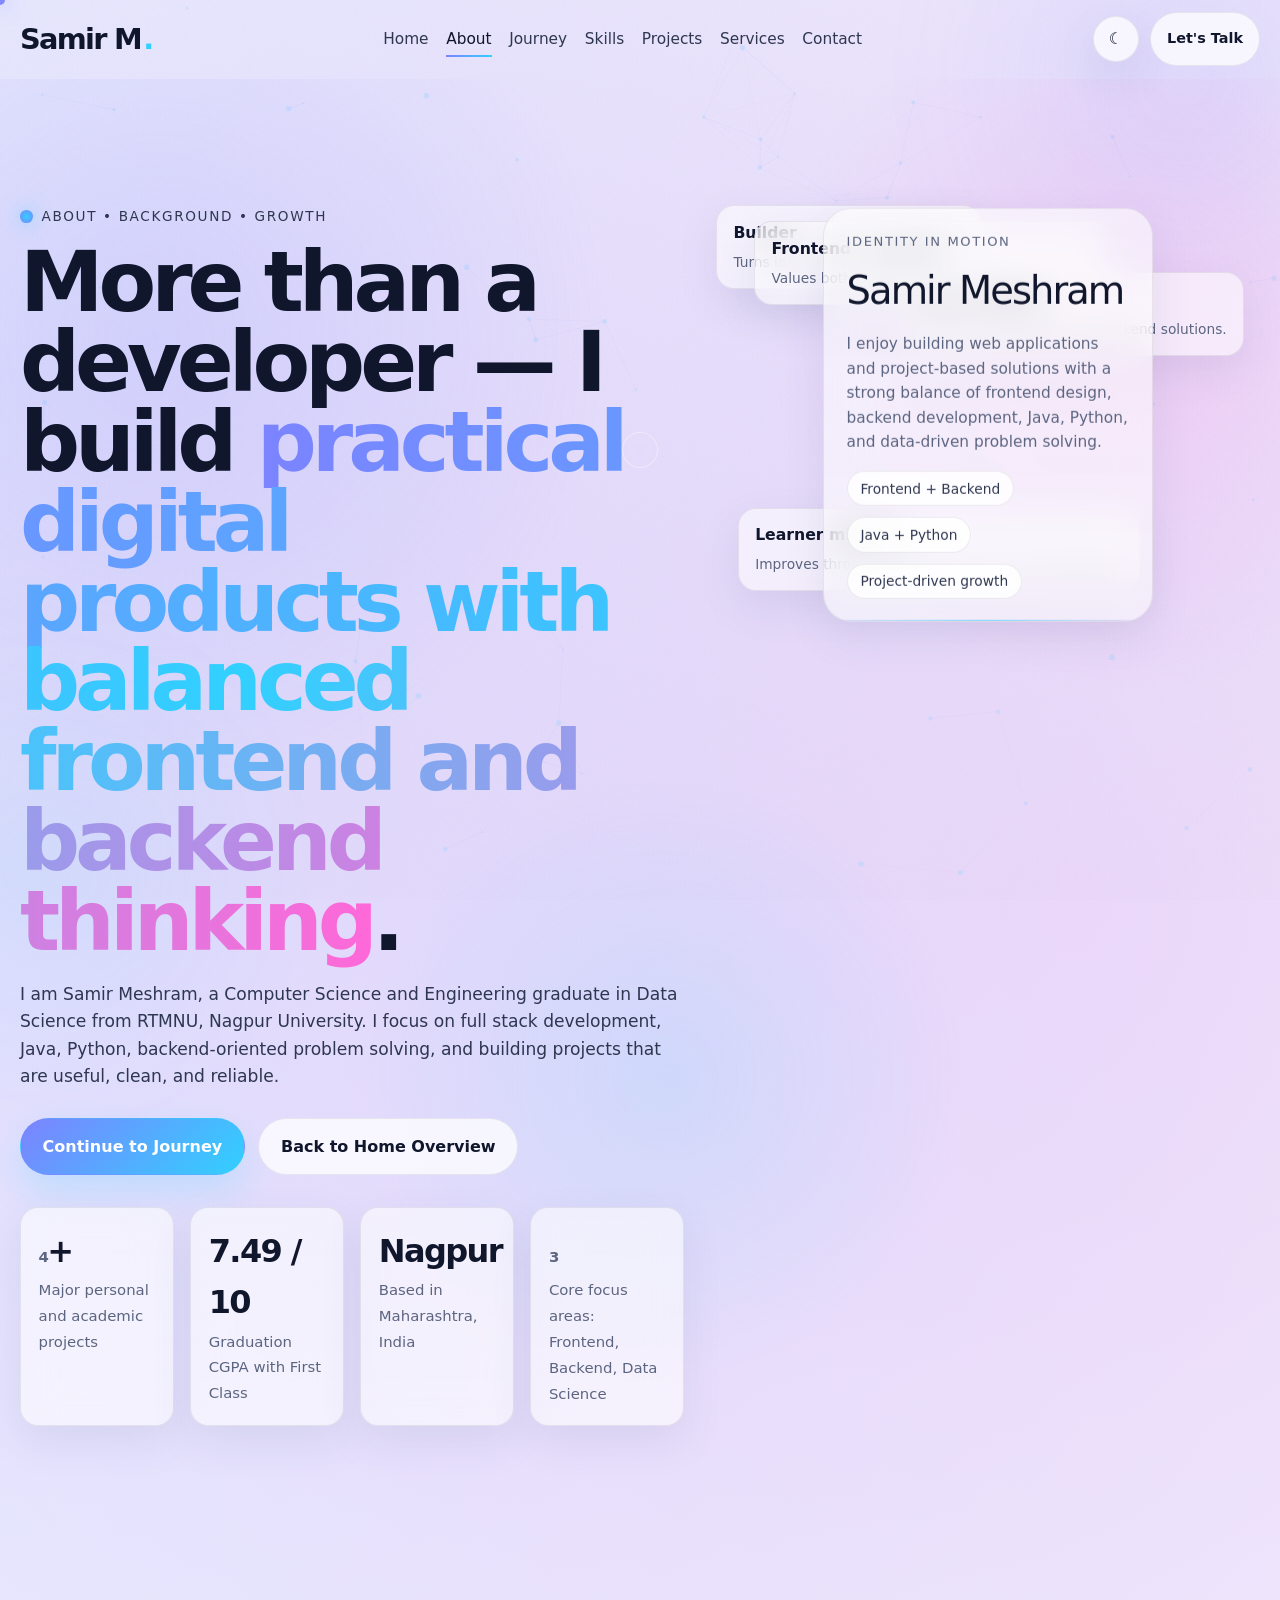
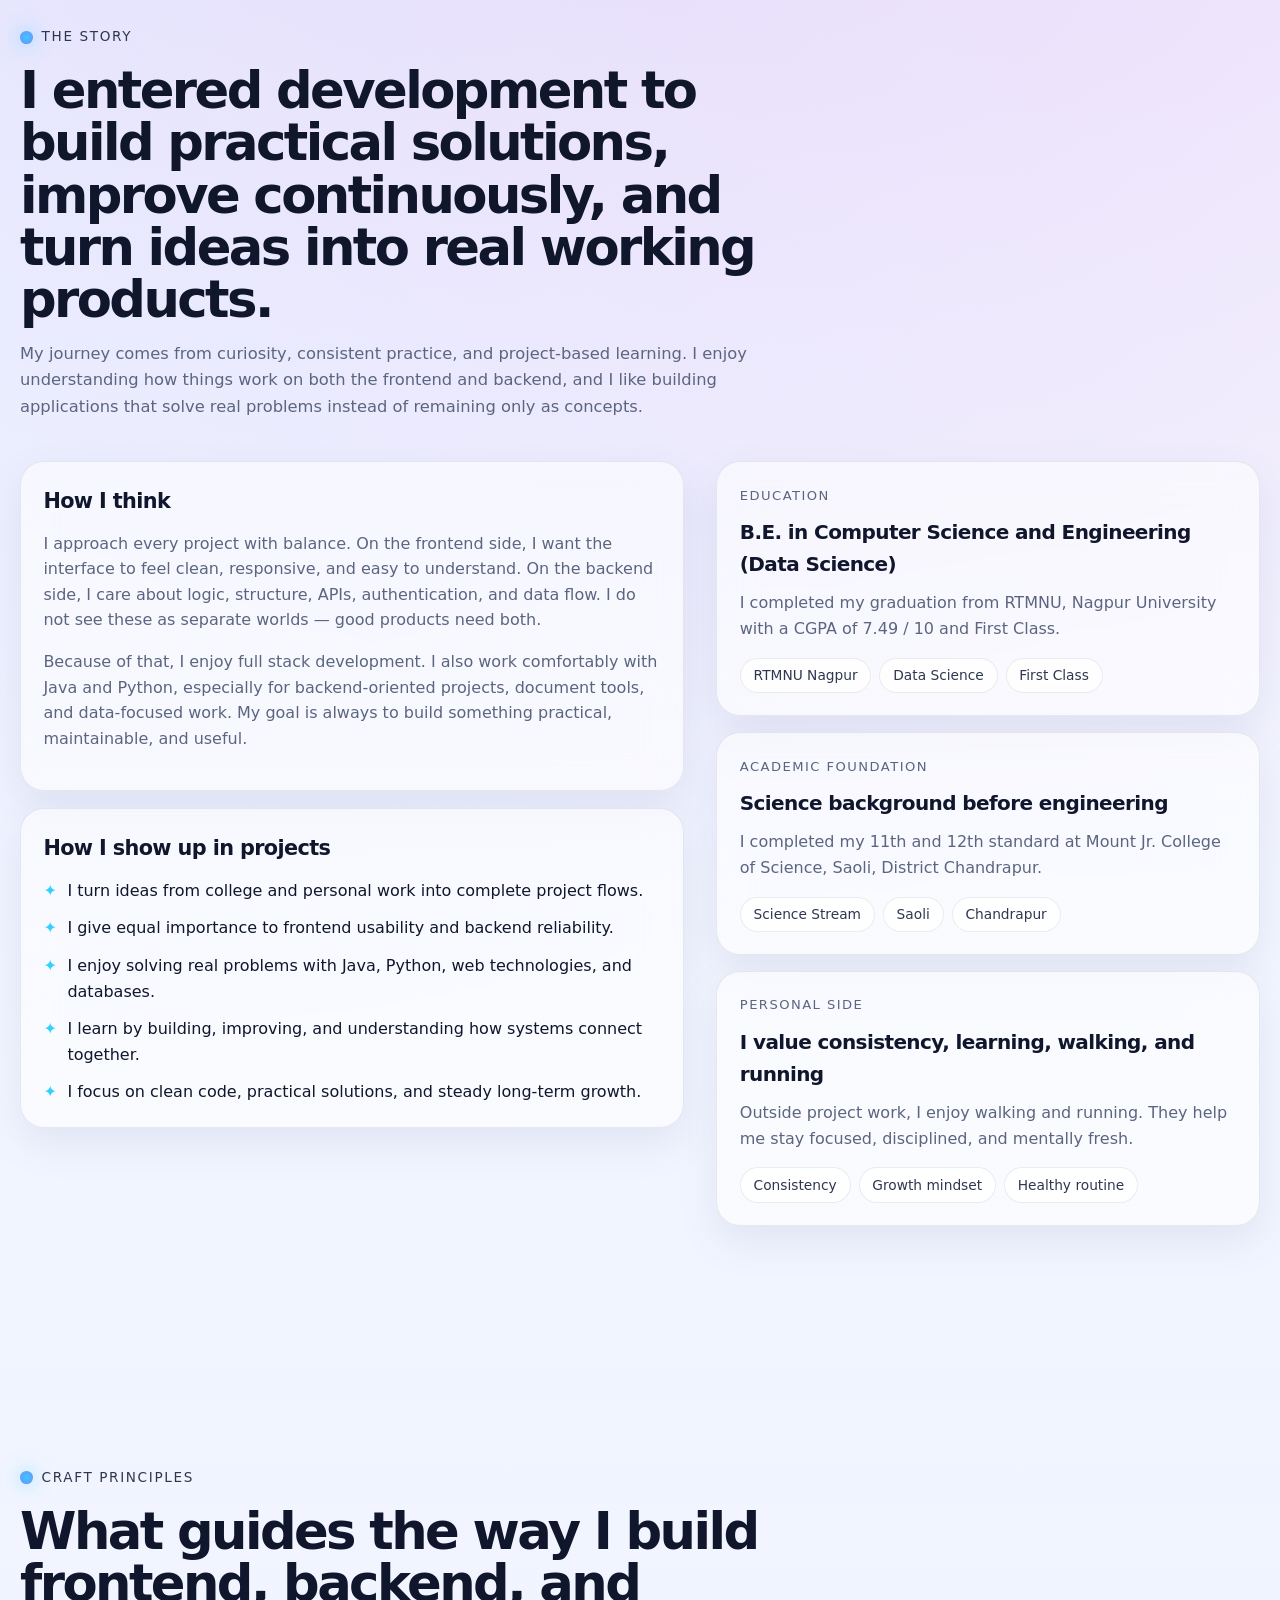
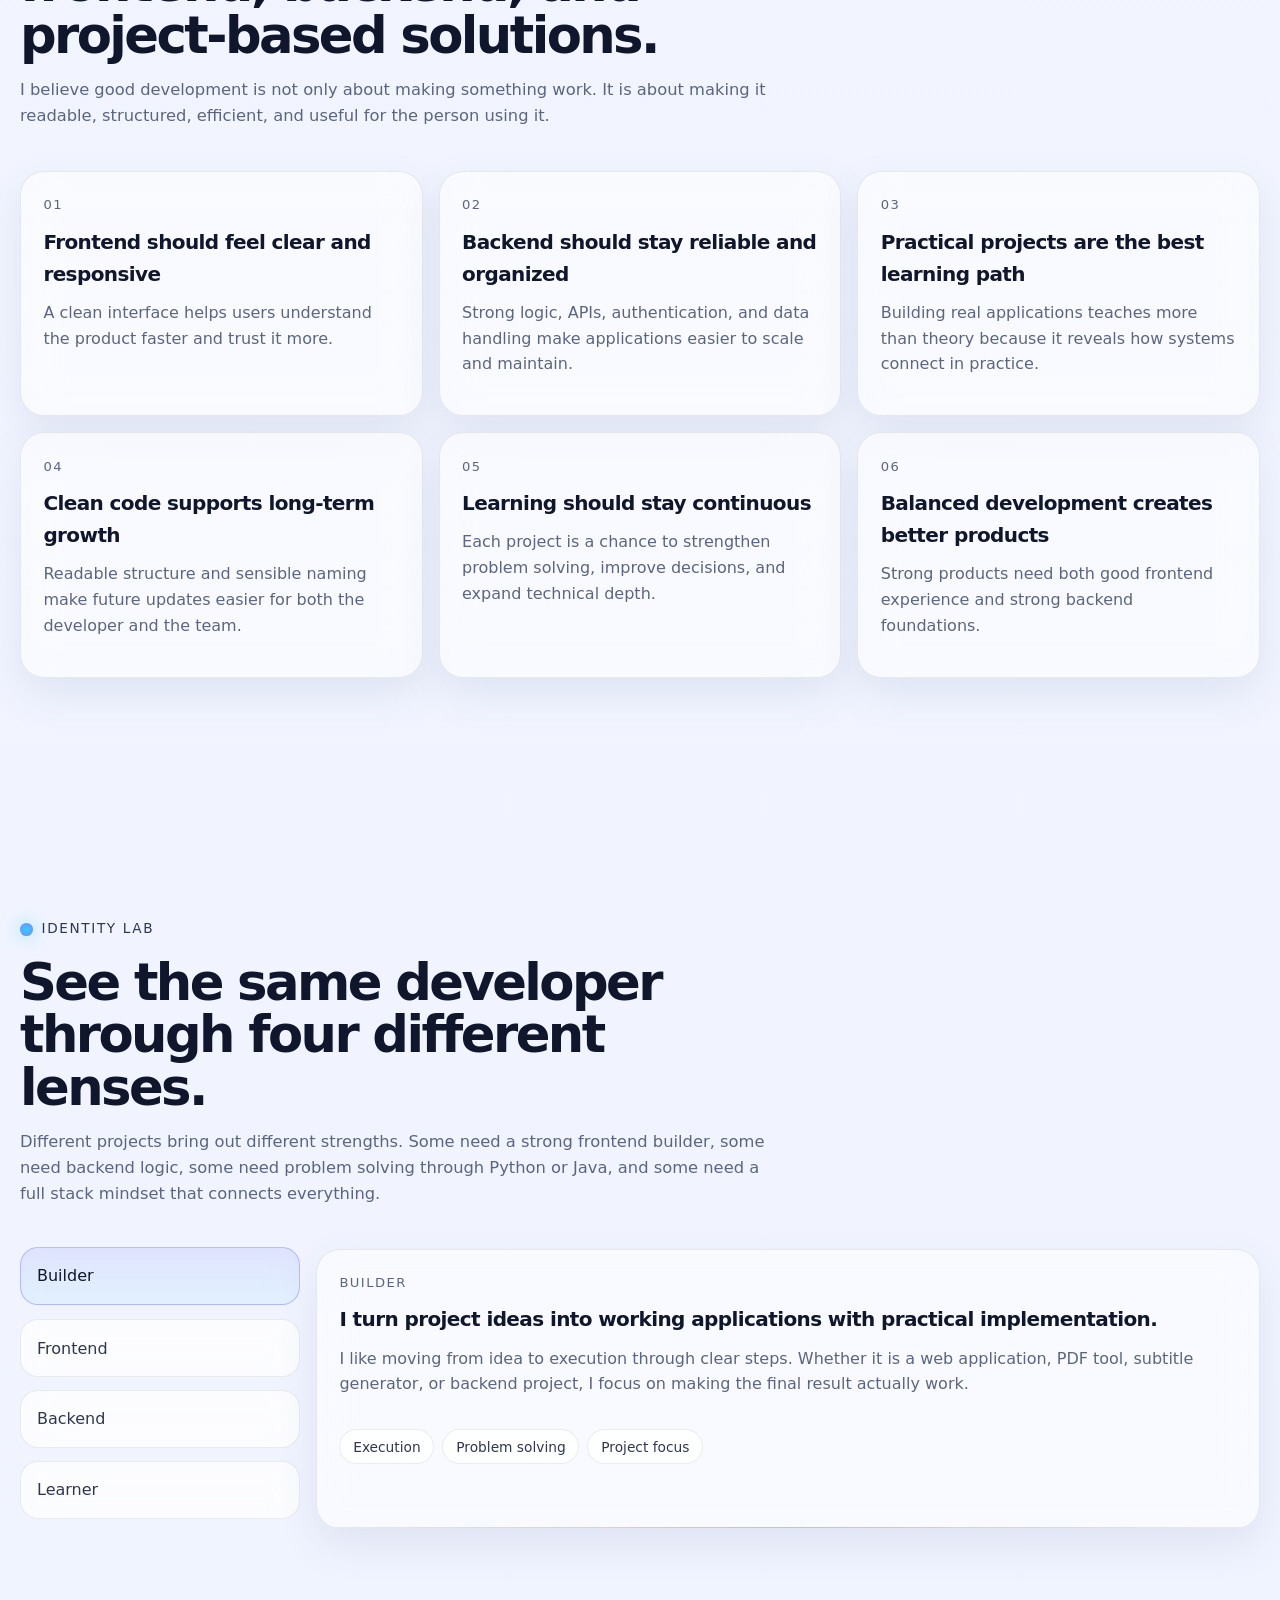
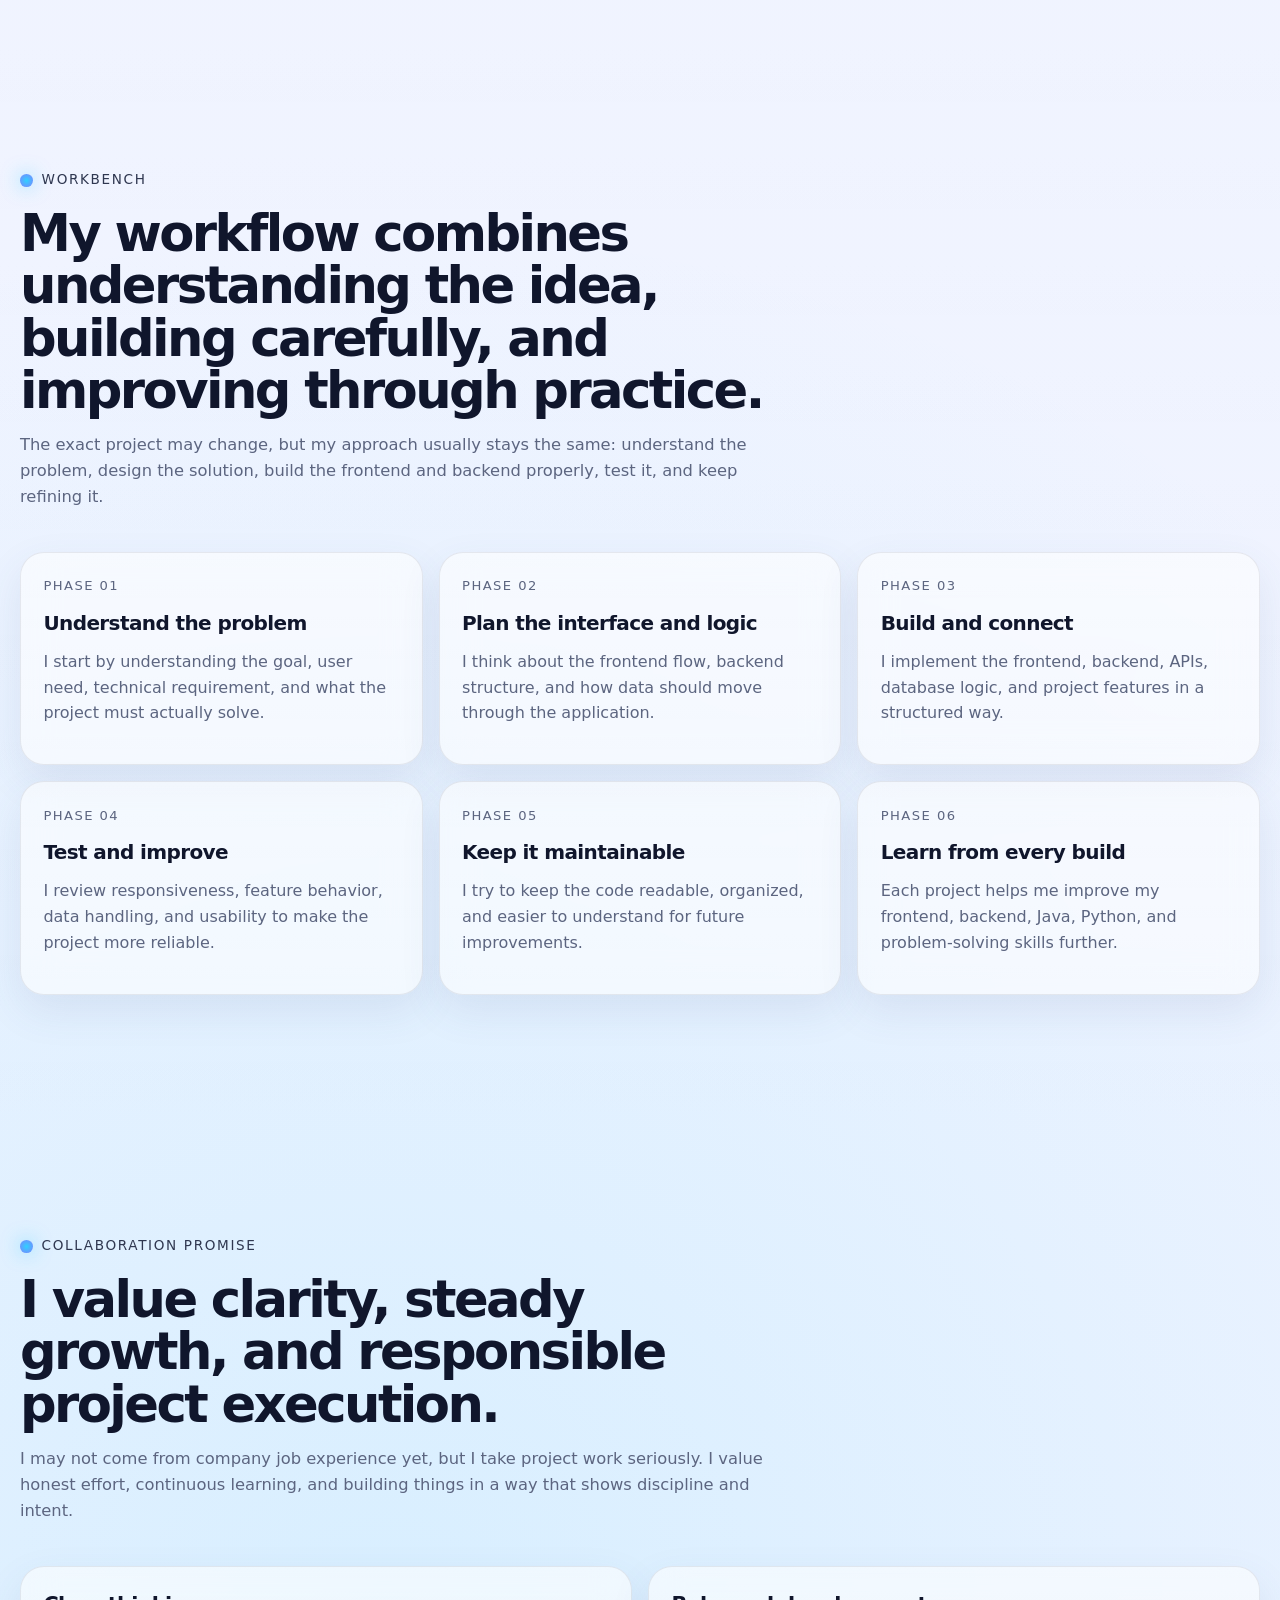
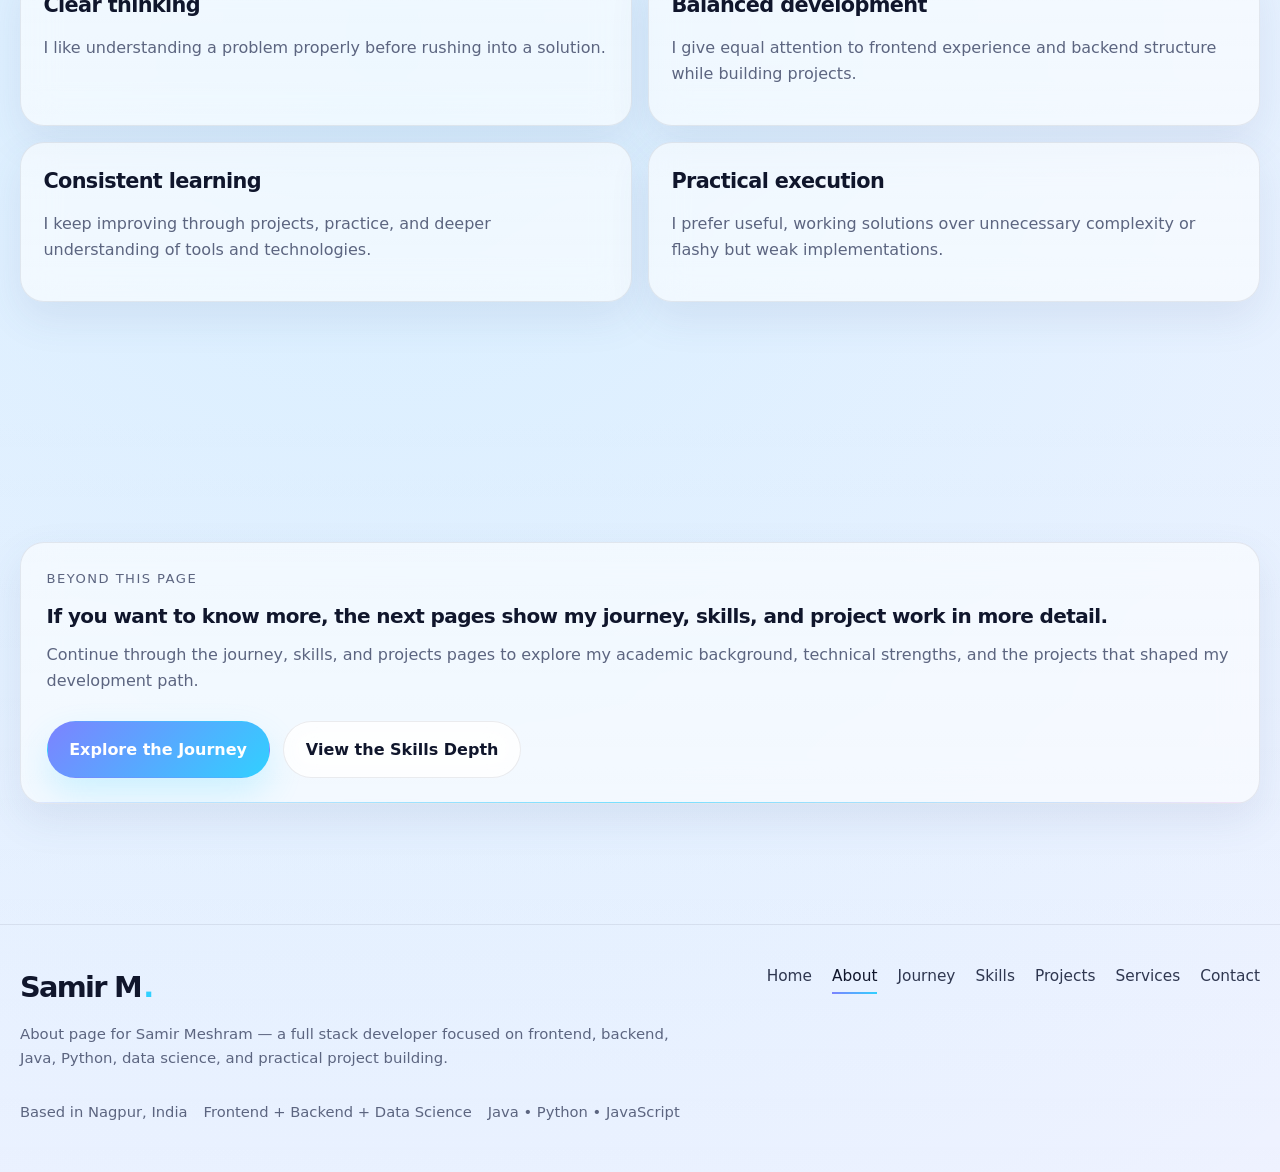
<file: about.html>
<!doctype html>
<html lang="en" data-theme="dark">
  <head>
    <meta charset="UTF-8" />
    <meta name="viewport" content="width=device-width, initial-scale=1.0" />

    <title>About Samir Meshram | Full Stack Developer</title>

    <meta
      name="description"
      content="Learn more about Samir Meshram, a full stack developer focused on frontend, backend, Python, Java, and practical project development."
    />

    <meta
      name="keywords"
      content="About Samir Meshram, Samir Meshram, Full Stack Developer, Python Developer, Java Developer, Backend Developer, Web Developer"
    />

    <meta name="author" content="Samir Meshram" />
    <meta name="robots" content="index, follow" />
    <meta name="theme-color" content="#0b1020" />

    <link rel="canonical" href="https://samirmeshram.in/about.html" />
    <link rel="stylesheet" href="about.css" />

    <meta property="og:type" content="website" />
    <meta property="og:url" content="https://samirmeshram.in/about.html" />
    <meta
      property="og:title"
      content="About Samir Meshram | Full Stack Developer"
    />
    <meta
      property="og:description"
      content="Learn more about Samir Meshram, a full stack developer focused on frontend, backend, Python, Java, and practical project development."
    />
    <meta property="og:site_name" content="Samir Meshram" />

    <meta name="twitter:card" content="summary_large_image" />
    <meta
      name="twitter:title"
      content="About Samir Meshram | Full Stack Developer"
    />
    <meta
      name="twitter:description"
      content="Learn more about Samir Meshram, a full stack developer focused on frontend, backend, Python, Java, and practical project development."
    />
  </head>
  <body class="page page--about">
    <div class="page-loader" aria-hidden="true">
      <div class="page-loader__logo">S<span>.</span></div>
      <div class="page-loader__text">Loading the about page...</div>
      <div class="page-loader__bar"><span></span></div>
    </div>

    <div class="page-progress" aria-hidden="true"></div>
    <div class="cursor cursor-dot" aria-hidden="true"></div>
    <div class="cursor cursor-ring" aria-hidden="true"></div>
    <div class="noise" aria-hidden="true"></div>
    <button class="back-to-top" aria-label="Back to top"><span>↑</span></button>
    <canvas id="pageCanvas" aria-hidden="true"></canvas>

    <header class="header">
      <nav class="container nav">
        <a
          class="brand magnetic"
          href="index.html"
          aria-label="Go to home page"
        >
          <span class="brand__mark">Samir M</span>
          <span class="brand__dot">.</span>
        </a>

        <div class="nav__links">
          <a href="index.html">Home</a>
          <a href="about.html" class="is-current" aria-current="page">About</a>
          <a href="journey.html">Journey</a>
          <a href="skills.html">Skills</a>
          <a href="projects.html">Projects</a>
          <a href="services.html">Services</a>
          <a href="contact.html">Contact</a>
        </div>

        <div class="nav__actions">
          <button
            class="theme-toggle magnetic"
            id="themeToggle"
            aria-label="Toggle theme"
          >
            <span class="theme-toggle__sun">☀</span>
            <span class="theme-toggle__moon">☾</span>
          </button>
          <a
            class="button button--tiny button--ghost magnetic desktop-only"
            href="contact.html"
            >Let's Talk</a
          >
          <button
            class="menu-toggle"
            id="menuToggle"
            aria-label="Open menu"
            aria-expanded="false"
            aria-controls="mobileMenu"
          >
            <span></span>
            <span></span>
            <span></span>
          </button>
        </div>
      </nav>

      <div class="mobile-menu" id="mobileMenu" aria-hidden="true">
        <a href="index.html">Home</a>
        <a href="about.html" class="is-current" aria-current="page">About</a>
        <a href="journey.html">Journey</a>
        <a href="skills.html">Skills</a>
        <a href="projects.html">Projects</a>
        <a href="services.html">Services</a>
        <a href="contact.html">Contact</a>
      </div>
    </header>

    <main>
      <section class="page-hero">
        <div class="page-hero__glow"></div>
        <div class="container page-hero__grid">
          <div class="page-hero__content reveal">
            <div class="eyebrow">About • Background • Growth</div>
            <h1>
              More than a developer — I build
              <span class="gradient-text"
                >practical digital products with balanced frontend and backend
                thinking</span
              >.
            </h1>
            <p class="page-hero__lead">
              I am Samir Meshram, a Computer Science and Engineering graduate in
              Data Science from RTMNU, Nagpur University. I focus on full stack
              development, Java, Python, backend-oriented problem solving, and
              building projects that are useful, clean, and reliable.
            </p>
            <div class="hero-actions">
              <a class="button button--primary magnetic" href="journey.html"
                >Continue to Journey</a
              >
              <a class="button button--ghost magnetic" href="index.html"
                >Back to Home Overview</a
              >
            </div>
            <div class="hero-metrics">
              <article class="stat-card magnetic">
                <strong><span data-counter="4">4</span>+</strong>
                <span>Major personal and academic projects</span>
              </article>
              <article class="stat-card magnetic">
                <strong>7.49 / 10</strong>
                <span>Graduation CGPA with First Class</span>
              </article>
              <article class="stat-card magnetic">
                <strong>Nagpur</strong>
                <span>Based in Maharashtra, India</span>
              </article>
              <article class="stat-card magnetic">
                <strong><span data-counter="3">3</span></strong>
                <span>Core focus areas: Frontend, Backend, Data Science</span>
              </article>
            </div>
          </div>

          <div class="page-hero__visual reveal">
            <div class="orbit about-orbit">
              <article class="orbit__chip glass magnetic">
                <strong>Builder</strong>
                <span>Turns ideas into working projects.</span>
              </article>
              <article class="orbit__chip glass magnetic">
                <strong>Frontend + Backend</strong>
                <span>Values both user experience and system logic.</span>
              </article>
              <article class="orbit__chip glass magnetic">
                <strong>Java & Python</strong>
                <span>Builds practical tools and backend solutions.</span>
              </article>
              <article class="orbit__chip glass magnetic">
                <strong>Learner mindset</strong>
                <span
                  >Improves through projects, practice, and consistency.</span
                >
              </article>

              <div class="orbit__center showcase-card">
                <div class="orbit__label">Identity in motion</div>
                <div class="orbit__title">Samir Meshram</div>
                <p class="orbit__description">
                  I enjoy building web applications and project-based solutions
                  with a strong balance of frontend design, backend development,
                  Java, Python, and data-driven problem solving.
                </p>
                <div class="inline-kpis">
                  <span class="pill">Frontend + Backend</span>
                  <span class="pill">Java + Python</span>
                  <span class="pill">Project-driven growth</span>
                </div>
              </div>
            </div>
          </div>
        </div>
      </section>

      <section class="section">
        <div class="container">
          <div class="section-heading reveal">
            <div class="section-heading__kicker">The Story</div>
            <h2>
              I entered development to build practical solutions, improve
              continuously, and turn ideas into real working products.
            </h2>
            <p>
              My journey comes from curiosity, consistent practice, and
              project-based learning. I enjoy understanding how things work on
              both the frontend and backend, and I like building applications
              that solve real problems instead of remaining only as concepts.
            </p>
          </div>

          <div class="grid--two about-split">
            <div class="split-copy reveal">
              <article class="panel magnetic">
                <h3 class="panel__title">How I think</h3>
                <p>
                  I approach every project with balance. On the frontend side, I
                  want the interface to feel clean, responsive, and easy to
                  understand. On the backend side, I care about logic,
                  structure, APIs, authentication, and data flow. I do not see
                  these as separate worlds — good products need both.
                </p>
                <p>
                  Because of that, I enjoy full stack development. I also work
                  comfortably with Java and Python, especially for
                  backend-oriented projects, document tools, and data-focused
                  work. My goal is always to build something practical,
                  maintainable, and useful.
                </p>
              </article>

              <article class="panel magnetic">
                <h3 class="panel__title">How I show up in projects</h3>
                <ul class="list-check">
                  <li>
                    I turn ideas from college and personal work into complete
                    project flows.
                  </li>
                  <li>
                    I give equal importance to frontend usability and backend
                    reliability.
                  </li>
                  <li>
                    I enjoy solving real problems with Java, Python, web
                    technologies, and databases.
                  </li>
                  <li>
                    I learn by building, improving, and understanding how
                    systems connect together.
                  </li>
                  <li>
                    I focus on clean code, practical solutions, and steady
                    long-term growth.
                  </li>
                </ul>
              </article>
            </div>

            <div class="card-grid reveal">
              <article class="card magnetic">
                <div class="card__eyebrow">Education</div>
                <h3 class="card__title">
                  B.E. in Computer Science and Engineering (Data Science)
                </h3>
                <p>
                  I completed my graduation from RTMNU, Nagpur University with a
                  CGPA of 7.49 / 10 and First Class.
                </p>
                <div class="card__meta">
                  <span class="pill">RTMNU Nagpur</span>
                  <span class="pill">Data Science</span>
                  <span class="pill">First Class</span>
                </div>
              </article>

              <article class="card magnetic">
                <div class="card__eyebrow">Academic foundation</div>
                <h3 class="card__title">
                  Science background before engineering
                </h3>
                <p>
                  I completed my 11th and 12th standard at Mount Jr. College of
                  Science, Saoli, District Chandrapur.
                </p>
                <div class="card__meta">
                  <span class="pill">Science Stream</span>
                  <span class="pill">Saoli</span>
                  <span class="pill">Chandrapur</span>
                </div>
              </article>

              <article class="card magnetic">
                <div class="card__eyebrow">Personal side</div>
                <h3 class="card__title">
                  I value consistency, learning, walking, and running
                </h3>
                <p>
                  Outside project work, I enjoy walking and running. They help
                  me stay focused, disciplined, and mentally fresh.
                </p>
                <div class="card__meta">
                  <span class="pill">Consistency</span>
                  <span class="pill">Growth mindset</span>
                  <span class="pill">Healthy routine</span>
                </div>
              </article>
            </div>
          </div>
        </div>
      </section>

      <section class="section section--muted">
        <div class="container">
          <div class="section-heading reveal">
            <div class="section-heading__kicker">Craft Principles</div>
            <h2>
              What guides the way I build frontend, backend, and project-based
              solutions.
            </h2>
            <p>
              I believe good development is not only about making something
              work. It is about making it readable, structured, efficient, and
              useful for the person using it.
            </p>
          </div>

          <div class="card-grid card-grid--3 principles-grid">
            <article class="card magnetic reveal">
              <div class="card__eyebrow">01</div>
              <h3 class="card__title">
                Frontend should feel clear and responsive
              </h3>
              <p>
                A clean interface helps users understand the product faster and
                trust it more.
              </p>
            </article>
            <article class="card magnetic reveal">
              <div class="card__eyebrow">02</div>
              <h3 class="card__title">
                Backend should stay reliable and organized
              </h3>
              <p>
                Strong logic, APIs, authentication, and data handling make
                applications easier to scale and maintain.
              </p>
            </article>
            <article class="card magnetic reveal">
              <div class="card__eyebrow">03</div>
              <h3 class="card__title">
                Practical projects are the best learning path
              </h3>
              <p>
                Building real applications teaches more than theory because it
                reveals how systems connect in practice.
              </p>
            </article>
            <article class="card magnetic reveal">
              <div class="card__eyebrow">04</div>
              <h3 class="card__title">Clean code supports long-term growth</h3>
              <p>
                Readable structure and sensible naming make future updates
                easier for both the developer and the team.
              </p>
            </article>
            <article class="card magnetic reveal">
              <div class="card__eyebrow">05</div>
              <h3 class="card__title">Learning should stay continuous</h3>
              <p>
                Each project is a chance to strengthen problem solving, improve
                decisions, and expand technical depth.
              </p>
            </article>
            <article class="card magnetic reveal">
              <div class="card__eyebrow">06</div>
              <h3 class="card__title">
                Balanced development creates better products
              </h3>
              <p>
                Strong products need both good frontend experience and strong
                backend foundations.
              </p>
            </article>
          </div>
        </div>
      </section>

      <section class="section">
        <div class="container">
          <div class="section-heading reveal">
            <div class="section-heading__kicker">Identity Lab</div>
            <h2>See the same developer through four different lenses.</h2>
            <p>
              Different projects bring out different strengths. Some need a
              strong frontend builder, some need backend logic, some need
              problem solving through Python or Java, and some need a full stack
              mindset that connects everything.
            </p>
          </div>

          <div class="identity-lab reveal">
            <div class="identity-lab__controls">
              <button
                class="lens-button is-active magnetic"
                data-lens="builder"
                type="button"
              >
                Builder
              </button>
              <button
                class="lens-button magnetic"
                data-lens="designer"
                type="button"
              >
                Frontend
              </button>
              <button
                class="lens-button magnetic"
                data-lens="architect"
                type="button"
              >
                Backend
              </button>
              <button
                class="lens-button magnetic"
                data-lens="partner"
                type="button"
              >
                Learner
              </button>
            </div>

            <article
              class="showcase-card identity-lab__output magnetic"
              id="lensOutput"
            >
              <div class="card__eyebrow">Builder</div>
              <h3 class="card__title">
                I turn project ideas into working applications with practical
                implementation.
              </h3>
              <p>
                I like moving from idea to execution through clear steps.
                Whether it is a web application, PDF tool, subtitle generator,
                or backend project, I focus on making the final result actually
                work.
              </p>
              <div class="card__meta">
                <span class="pill">Execution</span>
                <span class="pill">Problem solving</span>
                <span class="pill">Project focus</span>
              </div>
            </article>
          </div>
        </div>
      </section>

      <section class="section section--muted">
        <div class="container">
          <div class="section-heading reveal">
            <div class="section-heading__kicker">Workbench</div>
            <h2>
              My workflow combines understanding the idea, building carefully,
              and improving through practice.
            </h2>
            <p>
              The exact project may change, but my approach usually stays the
              same: understand the problem, design the solution, build the
              frontend and backend properly, test it, and keep refining it.
            </p>
          </div>

          <div class="card-grid card-grid--3 workbench-grid">
            <article class="card magnetic reveal">
              <div class="card__eyebrow">Phase 01</div>
              <h3 class="card__title">Understand the problem</h3>
              <p>
                I start by understanding the goal, user need, technical
                requirement, and what the project must actually solve.
              </p>
            </article>
            <article class="card magnetic reveal">
              <div class="card__eyebrow">Phase 02</div>
              <h3 class="card__title">Plan the interface and logic</h3>
              <p>
                I think about the frontend flow, backend structure, and how data
                should move through the application.
              </p>
            </article>
            <article class="card magnetic reveal">
              <div class="card__eyebrow">Phase 03</div>
              <h3 class="card__title">Build and connect</h3>
              <p>
                I implement the frontend, backend, APIs, database logic, and
                project features in a structured way.
              </p>
            </article>
            <article class="card magnetic reveal">
              <div class="card__eyebrow">Phase 04</div>
              <h3 class="card__title">Test and improve</h3>
              <p>
                I review responsiveness, feature behavior, data handling, and
                usability to make the project more reliable.
              </p>
            </article>
            <article class="card magnetic reveal">
              <div class="card__eyebrow">Phase 05</div>
              <h3 class="card__title">Keep it maintainable</h3>
              <p>
                I try to keep the code readable, organized, and easier to
                understand for future improvements.
              </p>
            </article>
            <article class="card magnetic reveal">
              <div class="card__eyebrow">Phase 06</div>
              <h3 class="card__title">Learn from every build</h3>
              <p>
                Each project helps me improve my frontend, backend, Java,
                Python, and problem-solving skills further.
              </p>
            </article>
          </div>
        </div>
      </section>

      <section class="section">
        <div class="container">
          <div class="section-heading reveal">
            <div class="section-heading__kicker">Collaboration Promise</div>
            <h2>
              I value clarity, steady growth, and responsible project execution.
            </h2>
            <p>
              I may not come from company job experience yet, but I take project
              work seriously. I value honest effort, continuous learning, and
              building things in a way that shows discipline and intent.
            </p>
          </div>

          <div class="card-grid card-grid--2 promise-grid">
            <article class="panel magnetic reveal">
              <h3 class="panel__title">Clear thinking</h3>
              <p>
                I like understanding a problem properly before rushing into a
                solution.
              </p>
            </article>
            <article class="panel magnetic reveal">
              <h3 class="panel__title">Balanced development</h3>
              <p>
                I give equal attention to frontend experience and backend
                structure while building projects.
              </p>
            </article>
            <article class="panel magnetic reveal">
              <h3 class="panel__title">Consistent learning</h3>
              <p>
                I keep improving through projects, practice, and deeper
                understanding of tools and technologies.
              </p>
            </article>
            <article class="panel magnetic reveal">
              <h3 class="panel__title">Practical execution</h3>
              <p>
                I prefer useful, working solutions over unnecessary complexity
                or flashy but weak implementations.
              </p>
            </article>
          </div>
        </div>
      </section>

      <section class="section section--muted">
        <div class="container">
          <div class="showcase-card about-cta reveal">
            <div class="card__eyebrow">Beyond this page</div>
            <h2 class="card__title">
              If you want to know more, the next pages show my journey, skills,
              and project work in more detail.
            </h2>
            <p>
              Continue through the journey, skills, and projects pages to
              explore my academic background, technical strengths, and the
              projects that shaped my development path.
            </p>
            <div class="hero-actions">
              <a class="button button--primary magnetic" href="journey.html"
                >Explore the Journey</a
              >
              <a class="button button--ghost magnetic" href="skills.html"
                >View the Skills Depth</a
              >
            </div>
          </div>
        </div>
      </section>
    </main>

    <footer class="footer">
      <div class="container footer__inner">
        <div class="footer__brand">
          <a class="brand" href="index.html">
            <span class="brand__mark">Samir M</span>
            <span class="brand__dot">.</span>
          </a>
          <p class="copy-note">
            About page for Samir Meshram — a full stack developer focused on
            frontend, backend, Java, Python, data science, and practical project
            building.
          </p>
          <div class="footer__meta">
            <span>Based in Nagpur, India</span>
            <span>Frontend + Backend + Data Science</span>
            <span>Java • Python • JavaScript</span>
          </div>
        </div>

        <div class="footer__links">
          <a href="index.html">Home</a>
          <a href="about.html" class="is-current">About</a>
          <a href="journey.html">Journey</a>
          <a href="skills.html">Skills</a>
          <a href="projects.html">Projects</a>
          <a href="services.html">Services</a>
          <a href="contact.html">Contact</a>
        </div>
      </div>
    </footer>

    <script src="about.js"></script>
  </body>
</html>
</file>
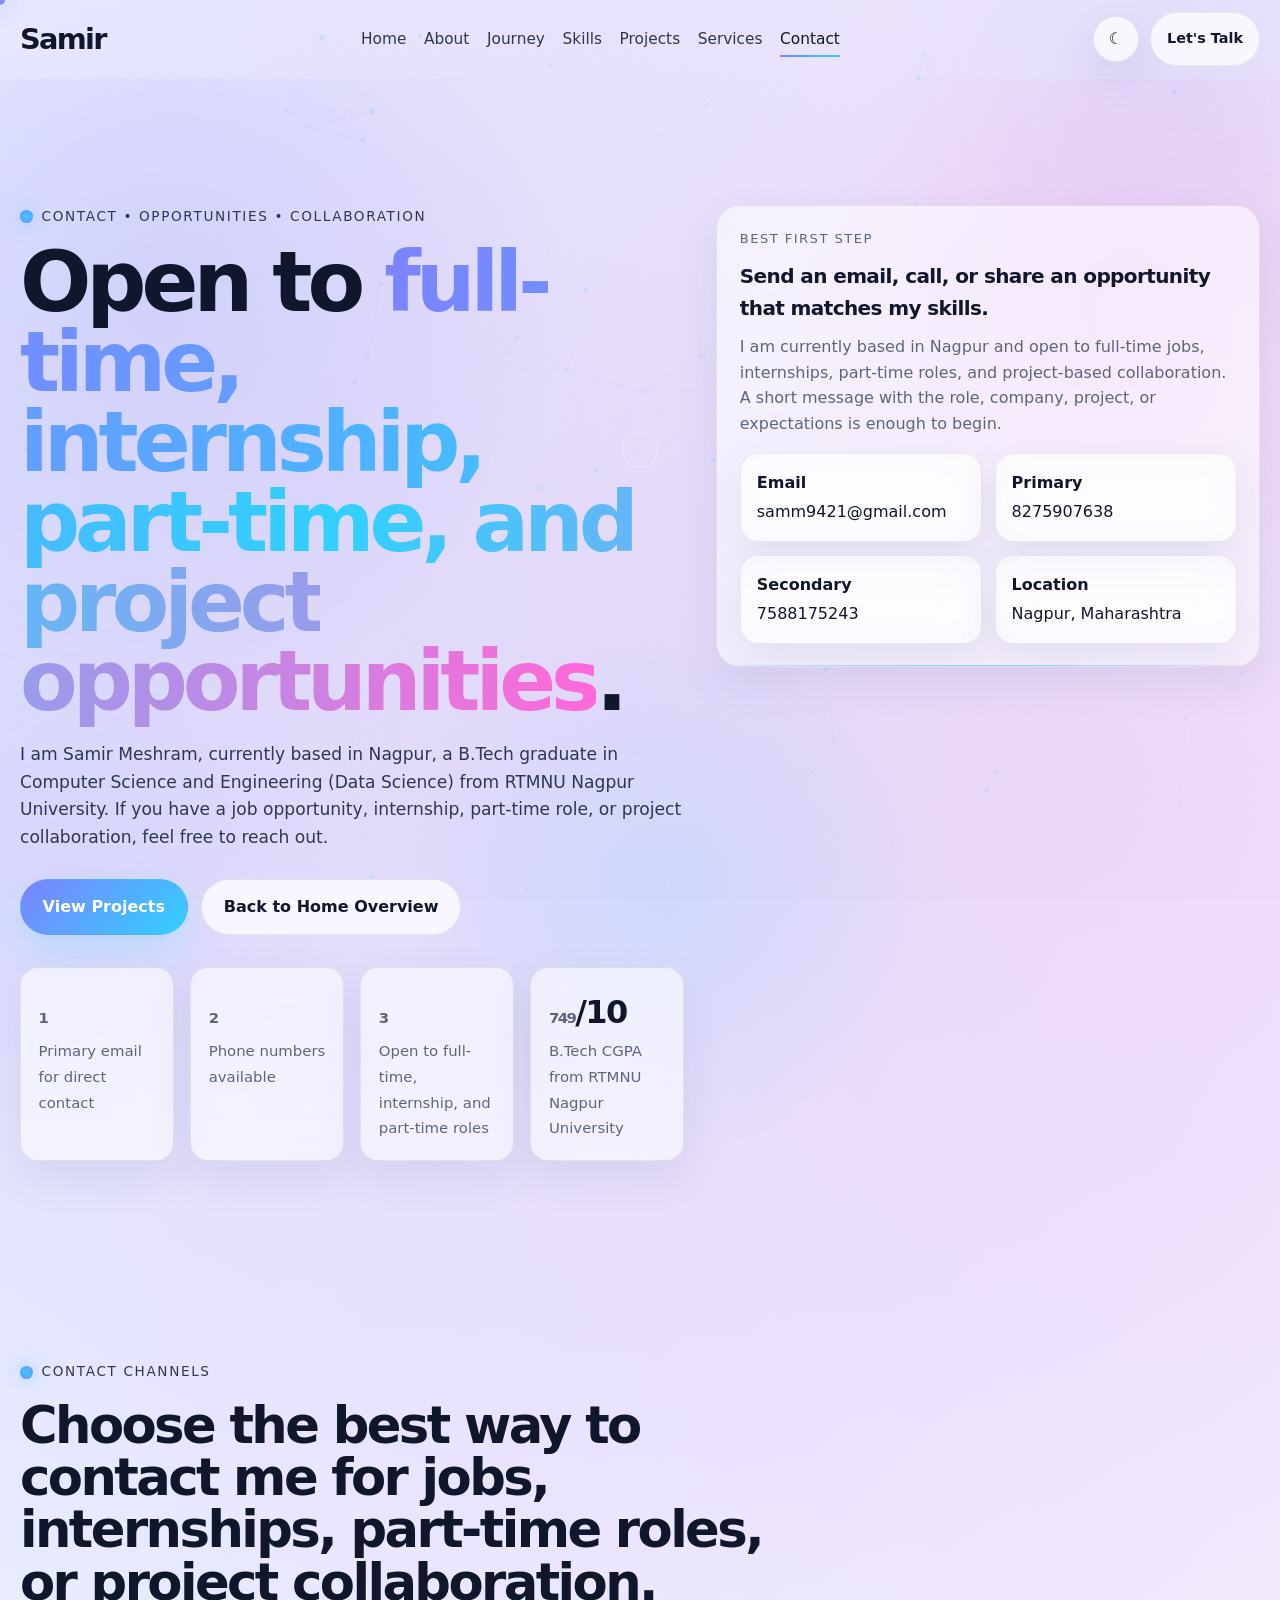
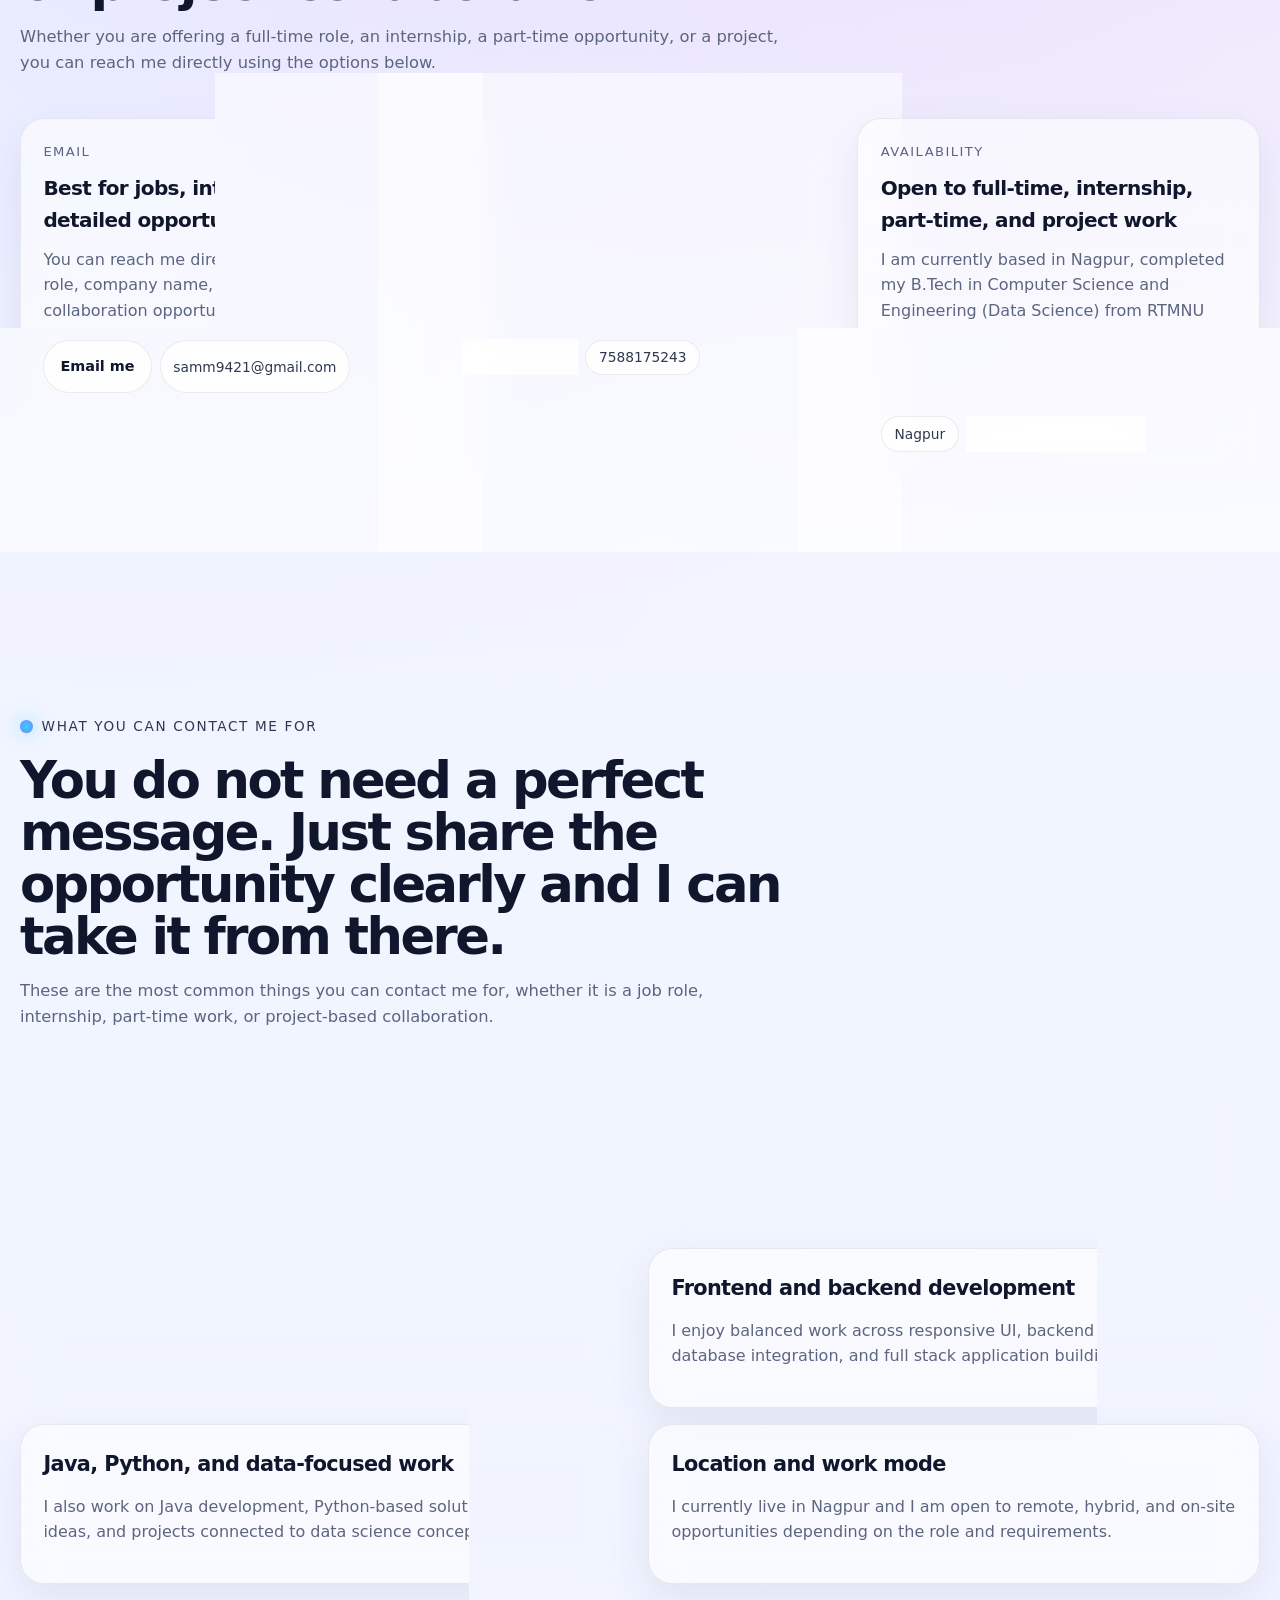
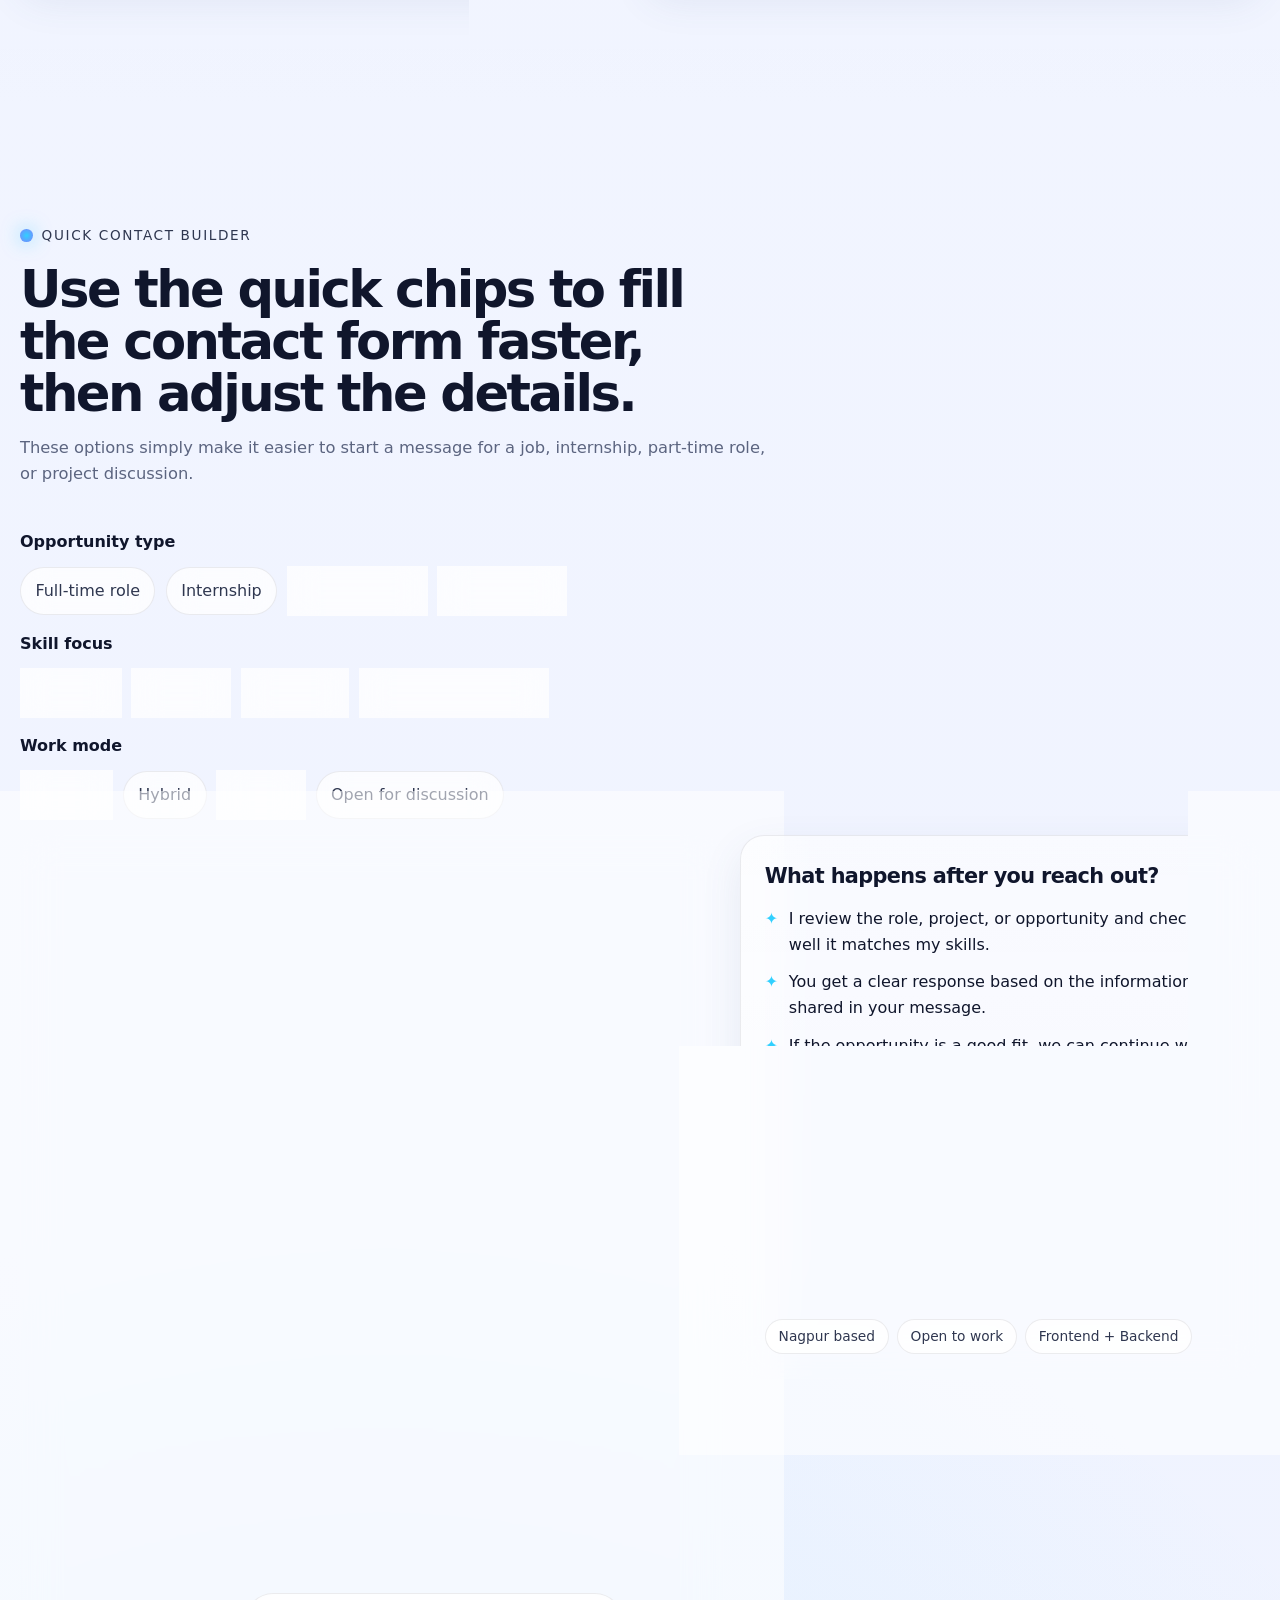
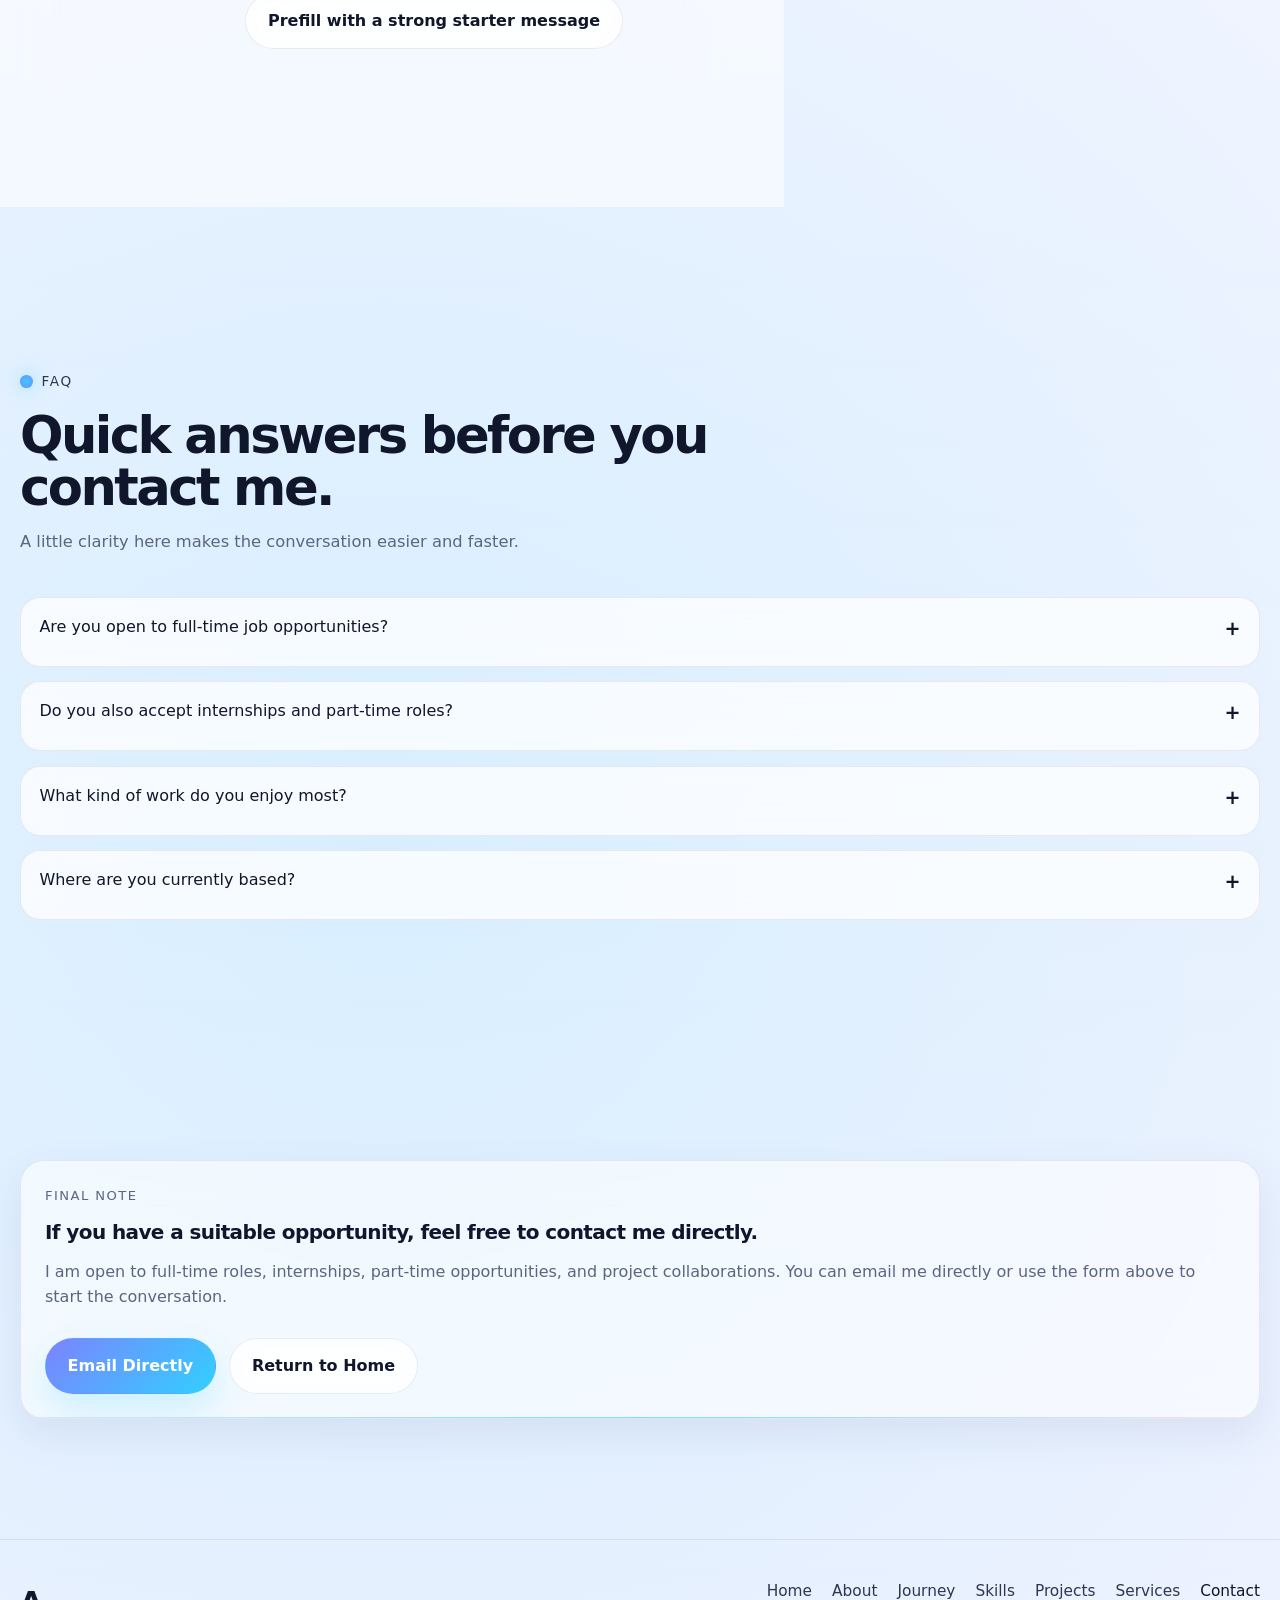
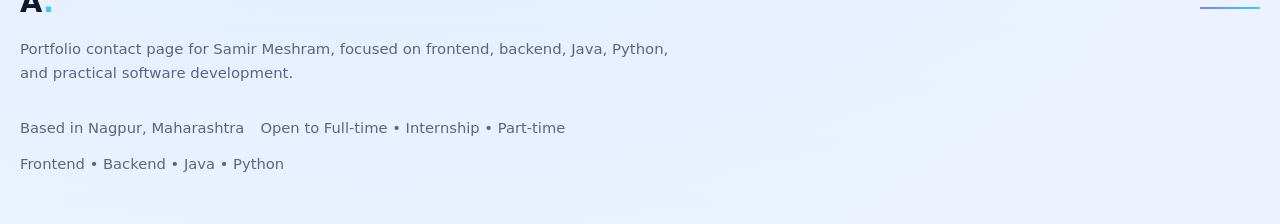
<file: contact.html>
<!doctype html>
<html lang="en" data-theme="dark">
  <head>
    <meta charset="UTF-8" />
    <meta name="viewport" content="width=device-width, initial-scale=1.0" />

    <title>Contact Samir Meshram | Full Stack Developer</title>

    <meta
      name="description"
      content="Contact Samir Meshram, a B.Tech CSE (Data Science) graduate and full stack developer open to full-time, internship, part-time, and project opportunities."
    />

    <meta
      name="keywords"
      content="Contact Samir Meshram, Samir Meshram, Full Stack Developer, Python Developer, Java Developer, Web Developer, Backend Developer"
    />

    <meta name="author" content="Samir Meshram" />
    <meta name="robots" content="index, follow" />
    <meta name="theme-color" content="#0b1020" />

    <link rel="canonical" href="https://samirmeshram.in/contact.html" />
    <link rel="stylesheet" href="contact.css" />

    <meta property="og:type" content="website" />
    <meta property="og:url" content="https://samirmeshram.in/contact.html" />
    <meta
      property="og:title"
      content="Contact Samir Meshram | Full Stack Developer"
    />
    <meta
      property="og:description"
      content="Contact Samir Meshram, a full stack developer open to full-time, internship, part-time, and project opportunities."
    />
    <meta property="og:site_name" content="Samir Meshram" />

    <meta name="twitter:card" content="summary_large_image" />
    <meta
      name="twitter:title"
      content="Contact Samir Meshram | Full Stack Developer"
    />
    <meta
      name="twitter:description"
      content="Contact Samir Meshram, a full stack developer open to full-time, internship, part-time, and project opportunities."
    />
  </head>
  <body class="page page--contact">
    <div class="page-loader" aria-hidden="true">
      <div class="page-loader__logo">Samir<span></span></div>
      <div class="page-loader__text">Crafting a detailed premium page...</div>
      <div class="page-loader__bar"><span></span></div>
    </div>

    <div class="page-progress" aria-hidden="true"></div>
    <div class="cursor cursor-dot" aria-hidden="true"></div>
    <div class="cursor cursor-ring" aria-hidden="true"></div>
    <div class="noise" aria-hidden="true"></div>
    <button class="back-to-top" aria-label="Back to top"><span>↑</span></button>
    <canvas id="pageCanvas" aria-hidden="true"></canvas>

    <header class="header">
      <nav class="container nav">
        <a
          class="brand magnetic"
          href="index.html"
          aria-label="Go to home page"
        >
          <span class="brand__mark">Samir</span>
          <span class="brand__dot"></span>
        </a>

        <div class="nav__links">
          <a href="index.html">Home</a>
          <a href="about.html">About</a>
          <a href="journey.html">Journey</a>
          <a href="skills.html">Skills</a>
          <a href="projects.html">Projects</a>
          <a href="services.html">Services</a>
          <a href="contact.html" class="is-current" aria-current="page"
            >Contact</a
          >
        </div>

        <div class="nav__actions">
          <button
            class="theme-toggle magnetic"
            id="themeToggle"
            aria-label="Toggle theme"
          >
            <span class="theme-toggle__sun">☀</span>
            <span class="theme-toggle__moon">☾</span>
          </button>
          <a
            class="button button--tiny button--ghost magnetic desktop-only"
            href="contact.html"
            >Let's Talk</a
          >
          <button
            class="menu-toggle"
            id="menuToggle"
            aria-label="Open menu"
            aria-expanded="false"
            aria-controls="mobileMenu"
          >
            <span></span>
            <span></span>
            <span></span>
          </button>
        </div>
      </nav>

      <div class="mobile-menu" id="mobileMenu" aria-hidden="true">
        <a href="index.html">Home</a>
        <a href="about.html">About</a>
        <a href="journey.html">Journey</a>
        <a href="skills.html">Skills</a>
        <a href="projects.html">Projects</a>
        <a href="services.html">Services</a>
        <a href="contact.html" class="is-current" aria-current="page"
          >Contact</a
        >
      </div>
    </header>

    <main>
      <section class="page-hero">
        <div class="page-hero__glow"></div>
        <div class="container page-hero__grid">
          <div class="page-hero__content reveal">
            <div class="eyebrow">Contact • Opportunities • Collaboration</div>
            <h1>
              Open to
              <span class="gradient-text"
                >full-time, internship, part-time, and project
                opportunities</span
              >.
            </h1>
            <p class="page-hero__lead">
              I am Samir Meshram, currently based in Nagpur, a B.Tech graduate
              in Computer Science and Engineering (Data Science) from RTMNU
              Nagpur University. If you have a job opportunity, internship,
              part-time role, or project collaboration, feel free to reach out.
            </p>
            <div class="hero-actions">
              <a class="button button--primary magnetic" href="projects.html"
                >View Projects</a
              >
              <a class="button button--ghost magnetic" href="index.html"
                >Back to Home Overview</a
              >
            </div>
            <div class="hero-metrics">
              <article class="stat-card magnetic">
                <strong><span data-counter="1">1</span></strong>
                <span>Primary email for direct contact</span>
              </article>
              <article class="stat-card magnetic">
                <strong><span data-counter="2">2</span></strong>
                <span>Phone numbers available</span>
              </article>
              <article class="stat-card magnetic">
                <strong><span data-counter="3">3</span></strong>
                <span>Open to full-time, internship, and part-time roles</span>
              </article>
              <article class="stat-card magnetic">
                <strong><span data-counter="749">7.49</span>/10</strong>
                <span>B.Tech CGPA from RTMNU Nagpur University</span>
              </article>
            </div>
          </div>

          <div class="page-hero__visual reveal">
            <div class="showcase-card contact-board magnetic">
              <div class="card__eyebrow">Best first step</div>
              <h3 class="card__title">
                Send an email, call, or share an opportunity that matches my
                skills.
              </h3>
              <p>
                I am currently based in Nagpur and open to full-time jobs,
                internships, part-time roles, and project-based collaboration. A
                short message with the role, company, project, or expectations
                is enough to begin.
              </p>
              <div class="contact-board__grid">
                <article class="glass contact-chip">
                  <strong>Email</strong><span>samm9421@gmail.com</span>
                </article>
                <article class="glass contact-chip">
                  <strong>Primary</strong><span>8275907638</span>
                </article>
                <article class="glass contact-chip">
                  <strong>Secondary</strong><span>7588175243</span>
                </article>
                <article class="glass contact-chip">
                  <strong>Location</strong><span>Nagpur, Maharashtra</span>
                </article>
              </div>
            </div>
          </div>
        </div>
      </section>

      <section class="section">
        <div class="container">
          <div class="section-heading reveal">
            <div class="section-heading__kicker">Contact Channels</div>
            <h2>
              Choose the best way to contact me for jobs, internships, part-time
              roles, or project collaboration.
            </h2>
            <p>
              Whether you are offering a full-time role, an internship, a
              part-time opportunity, or a project, you can reach me directly
              using the options below.
            </p>
          </div>

          <div class="card-grid card-grid--3 channel-grid">
            <article class="card magnetic reveal">
              <div class="card__eyebrow">Email</div>
              <h3 class="card__title">
                Best for jobs, internships, and detailed opportunities
              </h3>
              <p>
                You can reach me directly on email with the role, company name,
                project details, or any collaboration opportunity.
              </p>
              <div class="card__meta">
                <a
                  class="button button--ghost button--tiny magnetic"
                  id="copyEmailButton"
                  href="mailto:samm9421@gmail.com"
                  >Email me</a
                >
                <span class="pill">samm9421@gmail.com</span>
              </div>
            </article>
            <article class="card magnetic reveal">
              <div class="card__eyebrow">Phone</div>
              <h3 class="card__title">
                Best for quick contact and direct communication
              </h3>
              <p>
                If you prefer direct communication, you can call or save my
                contact number for opportunity-related discussions.
              </p>
              <div class="card__meta">
                <a class="pill" href="tel:+918275907638">8275907638</a>
                <a class="pill" href="tel:+917588175243">7588175243</a>
              </div>
            </article>
            <article class="card magnetic reveal">
              <div class="card__eyebrow">Availability</div>
              <h3 class="card__title">
                Open to full-time, internship, part-time, and project work
              </h3>
              <p>
                I am currently based in Nagpur, completed my B.Tech in Computer
                Science and Engineering (Data Science) from RTMNU with a 7.49/10
                CGPA, and I am open to frontend, backend, full stack, Java,
                Python, and data-focused opportunities.
              </p>
              <div class="card__meta">
                <span class="pill">Nagpur</span>
                <span class="pill">Open to opportunities</span>
              </div>
            </article>
          </div>
        </div>
      </section>

      <section class="section section--muted">
        <div class="container">
          <div class="section-heading reveal">
            <div class="section-heading__kicker">
              What You Can Contact Me For
            </div>
            <h2>
              You do not need a perfect message. Just share the opportunity
              clearly and I can take it from there.
            </h2>
            <p>
              These are the most common things you can contact me for, whether
              it is a job role, internship, part-time work, or project-based
              collaboration.
            </p>
          </div>

          <div class="card-grid card-grid--2 brief-grid">
            <article class="panel magnetic reveal">
              <h3 class="panel__title">Full-time opportunities</h3>
              <p>
                I am open to full-time roles in frontend, backend, full stack,
                Java, Python, and software development.
              </p>
            </article>
            <article class="panel magnetic reveal">
              <h3 class="panel__title">Internships and part-time roles</h3>
              <p>
                I am also open to internship and part-time opportunities where I
                can contribute and continue growing through real work.
              </p>
            </article>
            <article class="panel magnetic reveal">
              <h3 class="panel__title">Project collaboration</h3>
              <p>
                You can contact me for academic, freelance, or practical
                software projects involving web apps, tools, or backend systems.
              </p>
            </article>
            <article class="panel magnetic reveal">
              <h3 class="panel__title">Frontend and backend development</h3>
              <p>
                I enjoy balanced work across responsive UI, backend logic, APIs,
                database integration, and full stack application building.
              </p>
            </article>
            <article class="panel magnetic reveal">
              <h3 class="panel__title">Java, Python, and data-focused work</h3>
              <p>
                I also work on Java development, Python-based solutions,
                automation ideas, and projects connected to data science
                concepts.
              </p>
            </article>
            <article class="panel magnetic reveal">
              <h3 class="panel__title">Location and work mode</h3>
              <p>
                I currently live in Nagpur and I am open to remote, hybrid, and
                on-site opportunities depending on the role and requirements.
              </p>
            </article>
          </div>
        </div>
      </section>

      <section class="section">
        <div class="container">
          <div class="section-heading reveal">
            <div class="section-heading__kicker">Quick Contact Builder</div>
            <h2>
              Use the quick chips to fill the contact form faster, then adjust
              the details.
            </h2>
            <p>
              These options simply make it easier to start a message for a job,
              internship, part-time role, or project discussion.
            </p>
          </div>

          <div class="quick-chip-groups reveal">
            <div class="quick-chip-group">
              <h3>Opportunity type</h3>
              <div class="quick-chip-row">
                <button
                  class="quick-chip magnetic"
                  type="button"
                  data-target="project"
                  data-value="Full-time job opportunity"
                >
                  Full-time role
                </button>
                <button
                  class="quick-chip magnetic"
                  type="button"
                  data-target="project"
                  data-value="Internship opportunity"
                >
                  Internship
                </button>
                <button
                  class="quick-chip magnetic"
                  type="button"
                  data-target="project"
                  data-value="Part-time opportunity"
                >
                  Part-time role
                </button>
                <button
                  class="quick-chip magnetic"
                  type="button"
                  data-target="project"
                  data-value="Project collaboration opportunity"
                >
                  Project work
                </button>
              </div>
            </div>

            <div class="quick-chip-group">
              <h3>Skill focus</h3>
              <div class="quick-chip-row">
                <button
                  class="quick-chip magnetic"
                  type="button"
                  data-target="tone"
                  data-value="Frontend development"
                >
                  Frontend
                </button>
                <button
                  class="quick-chip magnetic"
                  type="button"
                  data-target="tone"
                  data-value="Backend development"
                >
                  Backend
                </button>
                <button
                  class="quick-chip magnetic"
                  type="button"
                  data-target="tone"
                  data-value="Full stack development"
                >
                  Full Stack
                </button>
                <button
                  class="quick-chip magnetic"
                  type="button"
                  data-target="tone"
                  data-value="Java, Python, and Data Science"
                >
                  Java / Python / Data
                </button>
              </div>
            </div>

            <div class="quick-chip-group">
              <h3>Work mode</h3>
              <div class="quick-chip-row">
                <button
                  class="quick-chip magnetic"
                  type="button"
                  data-target="timeline"
                  data-value="Remote opportunity"
                >
                  Remote
                </button>
                <button
                  class="quick-chip magnetic"
                  type="button"
                  data-target="timeline"
                  data-value="Hybrid opportunity"
                >
                  Hybrid
                </button>
                <button
                  class="quick-chip magnetic"
                  type="button"
                  data-target="timeline"
                  data-value="On-site opportunity"
                >
                  On-site
                </button>
                <button
                  class="quick-chip magnetic"
                  type="button"
                  data-target="timeline"
                  data-value="Open for discussion"
                >
                  Open for discussion
                </button>
              </div>
            </div>
          </div>

          <div class="contact-layout reveal">
            <article class="panel inquiry-panel">
              <form id="contactPageForm" class="contact-form">
                <div class="form-grid">
                  <label>
                    Your name
                    <input
                      type="text"
                      name="name"
                      id="contactName"
                      placeholder="Your name"
                      required
                    />
                  </label>

                  <label>
                    Email
                    <input
                      type="email"
                      name="email"
                      id="contactEmail"
                      placeholder="you@example.com"
                      required
                    />
                  </label>

                  <label>
                    Opportunity / Project type
                    <input
                      type="text"
                      name="project"
                      id="contactProject"
                      placeholder="Role, internship, or project type"
                      required
                    />
                  </label>

                  <label>
                    Work type
                    <select name="budget" id="contactBudget">
                      <option value="">Select a type</option>
                      <option value="Full-time">Full-time</option>
                      <option value="Internship">Internship</option>
                      <option value="Part-time">Part-time</option>
                      <option value="Freelance / Project">
                        Freelance / Project
                      </option>
                      <option value="Open to discussion">
                        Open to discussion
                      </option>
                    </select>
                  </label>

                  <label>
                    Skill focus
                    <input
                      type="text"
                      name="tone"
                      id="contactTone"
                      placeholder="Frontend, Backend, Full Stack, Java, Python..."
                    />
                  </label>

                  <label>
                    Work mode / Timeline
                    <input
                      type="text"
                      name="timeline"
                      id="contactWork mode / Timeline"
                      placeholder="Remote, Hybrid, On-site, Immediate joiner..."
                    />
                  </label>

                  <label class="form-full">
                    Company, links, or references
                    <input
                      type="text"
                      name="references"
                      id="contactReferences"
                      placeholder="Company website, job post, project link, or references"
                    />
                  </label>

                  <label class="form-full">
                    Message
                    <textarea
                      name="message"
                      id="contactMessage"
                      rows="8"
                      placeholder="Share the role, company, project details, expectations, location, or anything important I should know."
                      required
                    ></textarea>
                  </label>
                </div>

                <div class="hero-actions">
                  <button class="button button--primary magnetic" type="submit">
                    Open mail draft
                  </button>
                  <button
                    class="button button--ghost magnetic"
                    type="button"
                    id="prefillMessage"
                  >
                    Prefill with a strong starter message
                  </button>
                </div>

                <p class="copy-note" id="contactFormNote" aria-live="polite">
                  This opens your email app with a drafted message so you can
                  review it before sending.
                </p>
              </form>
            </article>

            <aside class="panel status-panel magnetic">
              <h3 class="panel__title">What happens after you reach out?</h3>
              <ul class="list-check">
                <li>
                  I review the role, project, or opportunity and check how well
                  it matches my skills.
                </li>
                <li>
                  You get a clear response based on the information shared in
                  your message.
                </li>
                <li>
                  If the opportunity is a good fit, we can continue with the
                  next discussion or interview step.
                </li>
                <li>
                  I am open to full-time, internship, part-time, and
                  project-based conversations.
                </li>
              </ul>

              <div class="accent-line"></div>

              <h3 class="panel__title">Best opportunities for me</h3>
              <p>
                Frontend, backend, and full stack roles, plus Java, Python, and
                data-related opportunities where I can build practical and
                scalable solutions.
              </p>

              <div class="card__meta">
                <span class="pill">Nagpur based</span>
                <span class="pill">Open to work</span>
                <span class="pill">Frontend + Backend</span>
              </div>
            </aside>
          </div>
        </div>
      </section>

      <section class="section section--muted">
        <div class="container">
          <div class="section-heading reveal">
            <div class="section-heading__kicker">FAQ</div>
            <h2>Quick answers before you contact me.</h2>
            <p>
              A little clarity here makes the conversation easier and faster.
            </p>
          </div>

          <div class="faq-list reveal">
            <article class="faq-item">
              <button class="faq-question magnetic" type="button">
                <span>Are you open to full-time job opportunities?</span>
                <strong>+</strong>
              </button>
              <div class="faq-answer">
                <p>
                  Yes. I am open to full-time job opportunities that match my
                  frontend, backend, full stack, Java, Python, or software
                  development skills.
                </p>
              </div>
            </article>
            <article class="faq-item">
              <button class="faq-question magnetic" type="button">
                <span>Do you also accept internships and part-time roles?</span>
                <strong>+</strong>
              </button>
              <div class="faq-answer">
                <p>
                  Yes. I am open to internships and part-time roles as well,
                  especially if they offer practical learning and meaningful
                  development work.
                </p>
              </div>
            </article>
            <article class="faq-item">
              <button class="faq-question magnetic" type="button">
                <span>What kind of work do you enjoy most?</span>
                <strong>+</strong>
              </button>
              <div class="faq-answer">
                <p>
                  I enjoy balanced frontend and backend work, full stack
                  application building, Java and Python projects, APIs, and
                  practical problem solving.
                </p>
              </div>
            </article>
            <article class="faq-item">
              <button class="faq-question magnetic" type="button">
                <span>Where are you currently based?</span>
                <strong>+</strong>
              </button>
              <div class="faq-answer">
                <p>
                  I currently live in Nagpur and I am open to remote, hybrid,
                  and location-based opportunities depending on the role.
                  Outside of work, I also enjoy walking and running.
                </p>
              </div>
            </article>
          </div>
        </div>
      </section>

      <section class="section">
        <div class="container">
          <div class="showcase-card contact-cta reveal">
            <div class="card__eyebrow">Final note</div>
            <h2 class="card__title">
              If you have a suitable opportunity, feel free to contact me
              directly.
            </h2>
            <p>
              I am open to full-time roles, internships, part-time
              opportunities, and project collaborations. You can email me
              directly or use the form above to start the conversation.
            </p>
            <div class="hero-actions">
              <a
                class="button button--primary magnetic"
                href="mailto:samm9421@gmail.com"
                >Email Directly</a
              >
              <a class="button button--ghost magnetic" href="index.html"
                >Return to Home</a
              >
            </div>
          </div>
        </div>
      </section>
    </main>

    <footer class="footer">
      <div class="container footer__inner">
        <div class="footer__brand">
          <a class="brand" href="index.html">
            <span class="brand__mark">A</span>
            <span class="brand__dot">.</span>
          </a>
          <p class="copy-note">
            Portfolio contact page for Samir Meshram, focused on frontend,
            backend, Java, Python, and practical software development.
          </p>
          <div class="footer__meta">
            <span>Based in Nagpur, Maharashtra</span>
            <span>Open to Full-time • Internship • Part-time</span>
            <span>Frontend • Backend • Java • Python</span>
          </div>
        </div>

        <div class="footer__links">
          <a href="index.html">Home</a>
          <a href="about.html">About</a>
          <a href="journey.html">Journey</a>
          <a href="skills.html">Skills</a>
          <a href="projects.html">Projects</a>
          <a href="services.html">Services</a>
          <a href="contact.html" class="is-current">Contact</a>
        </div>
      </div>
    </footer>

    <script src="contact.js"></script>
  </body>
</html>
</file>
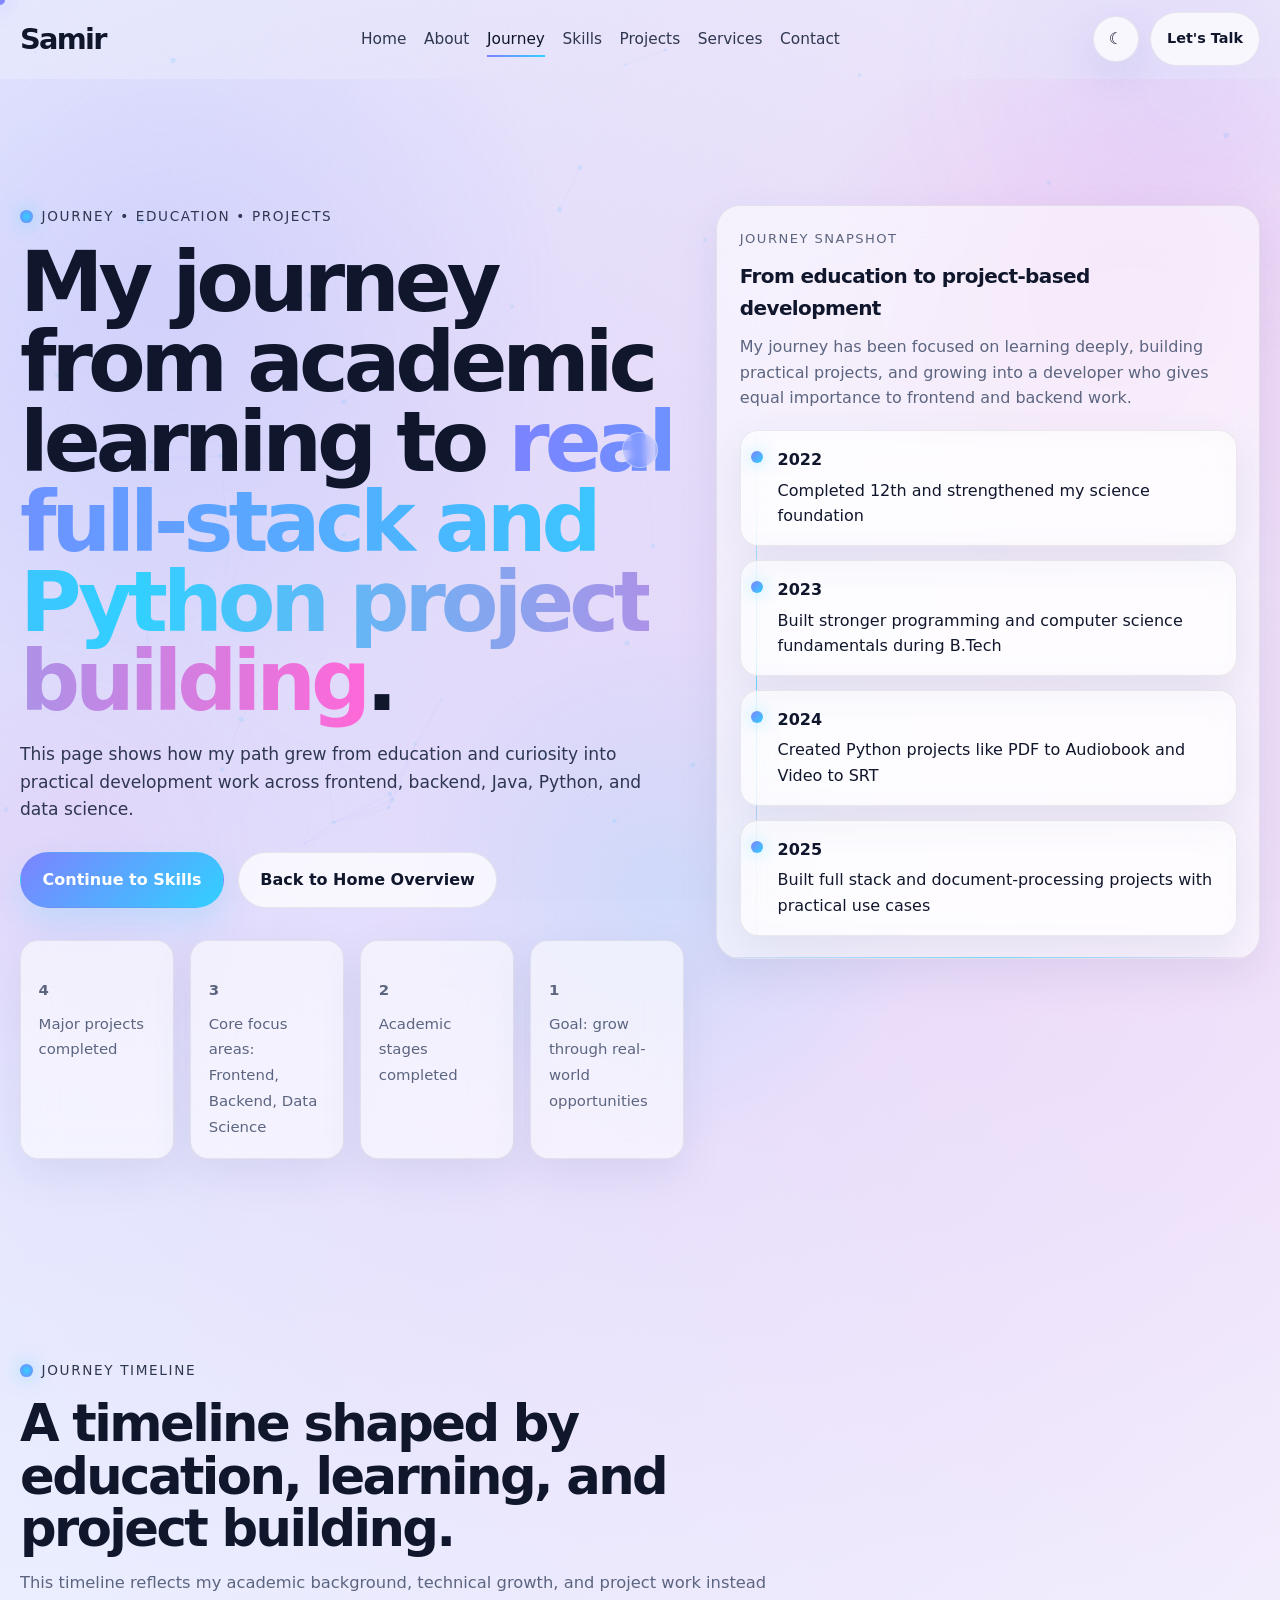
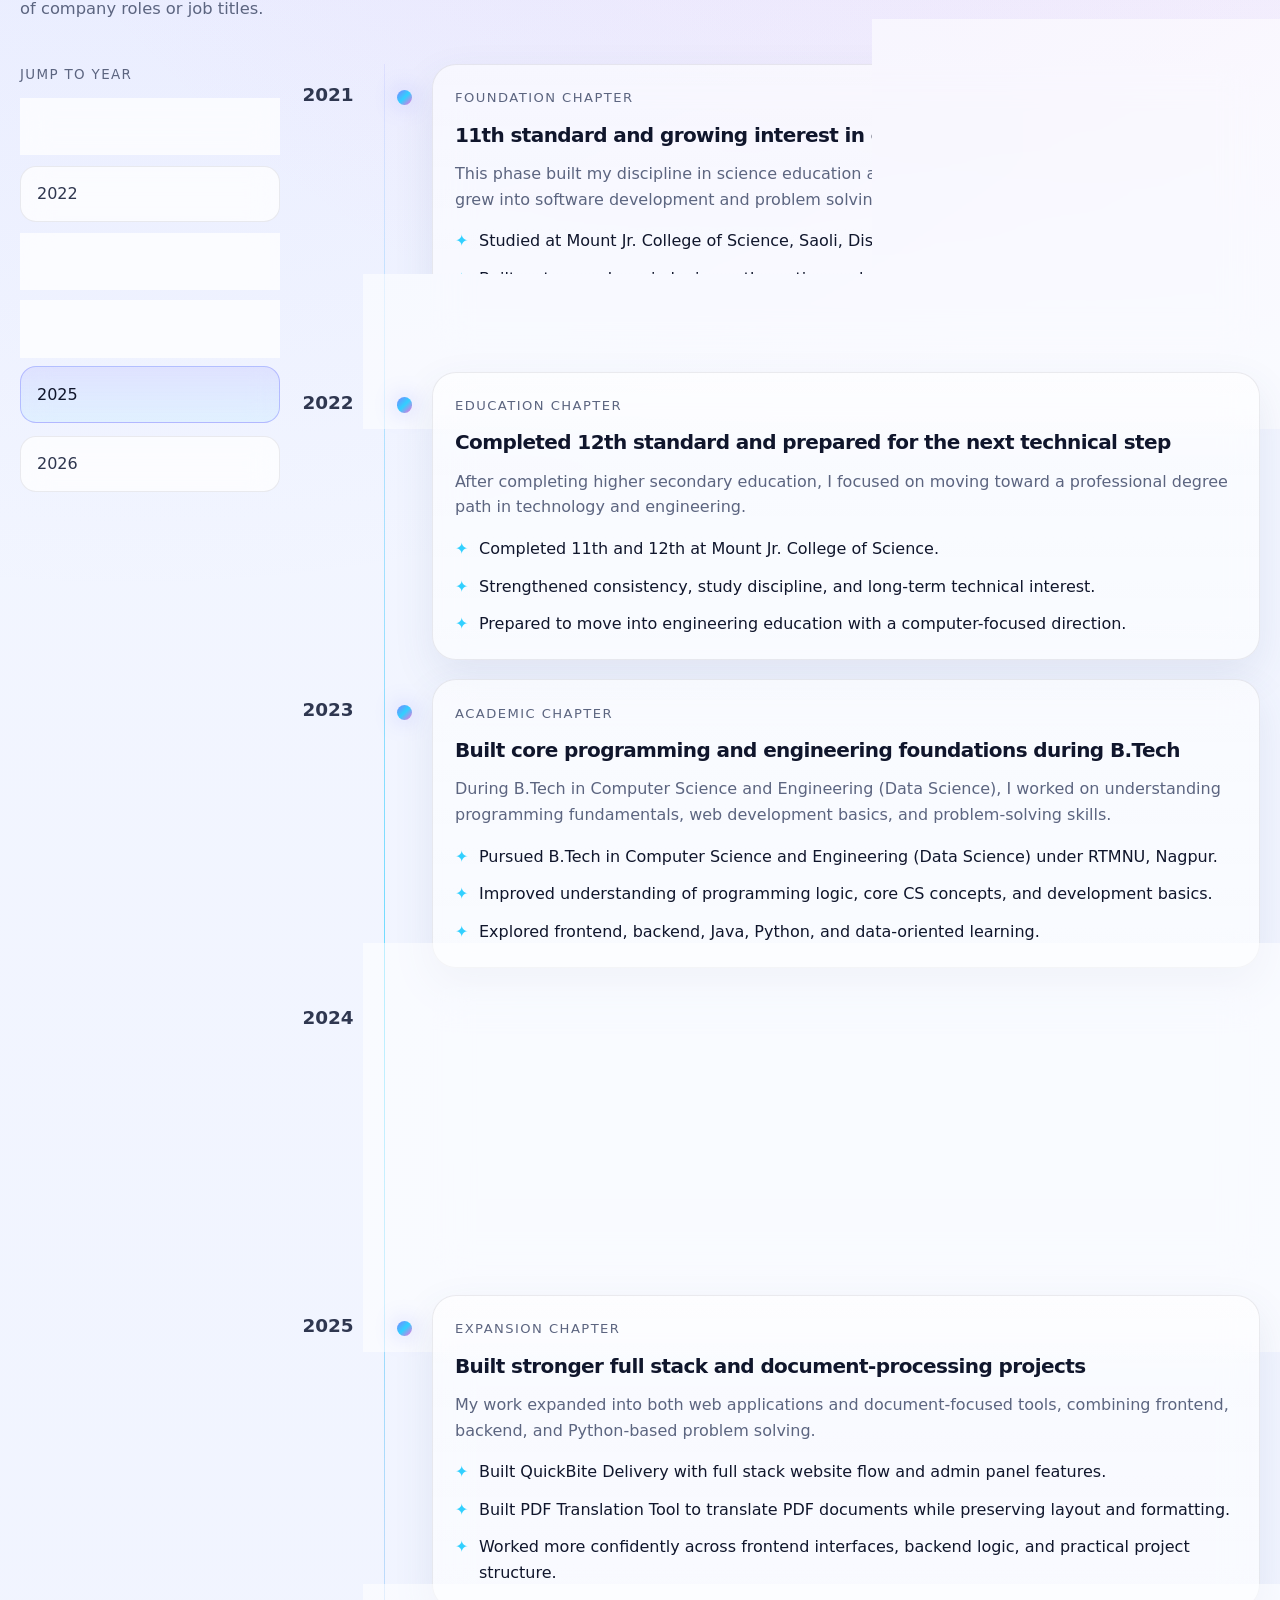
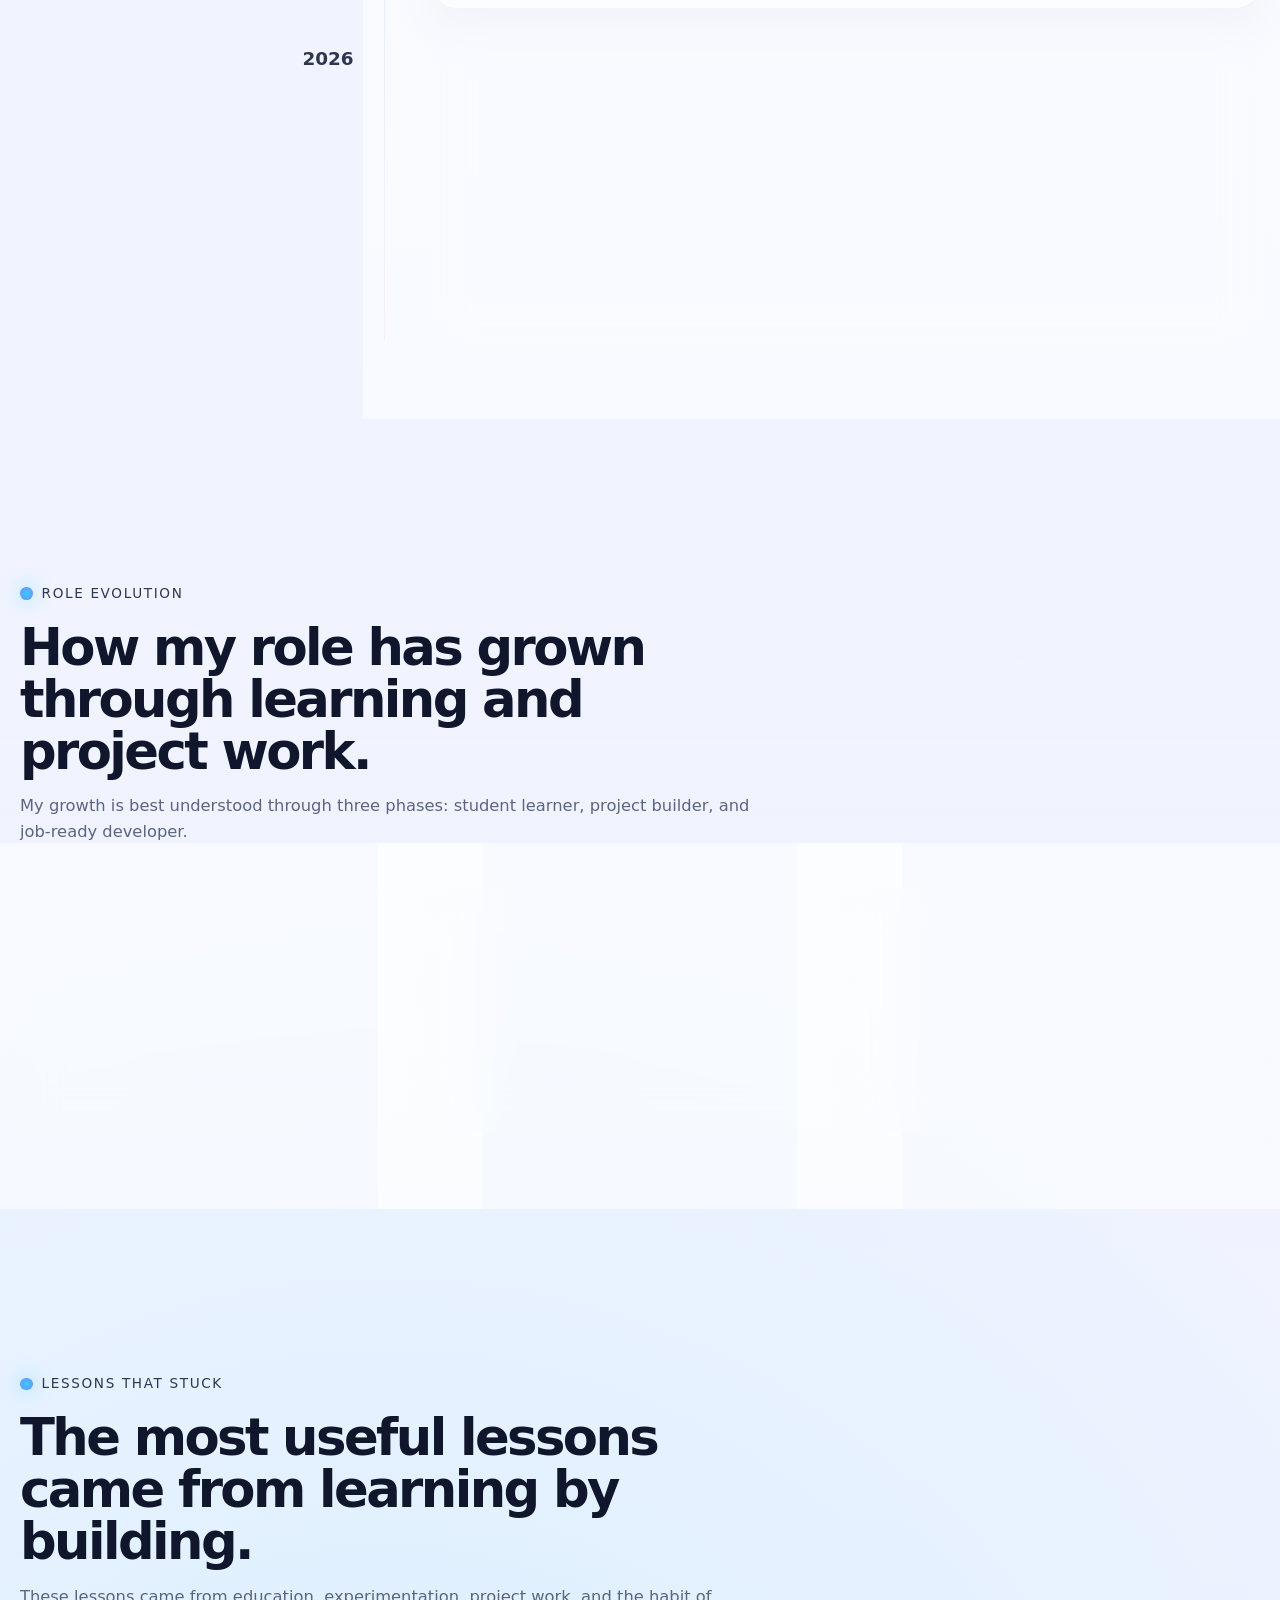
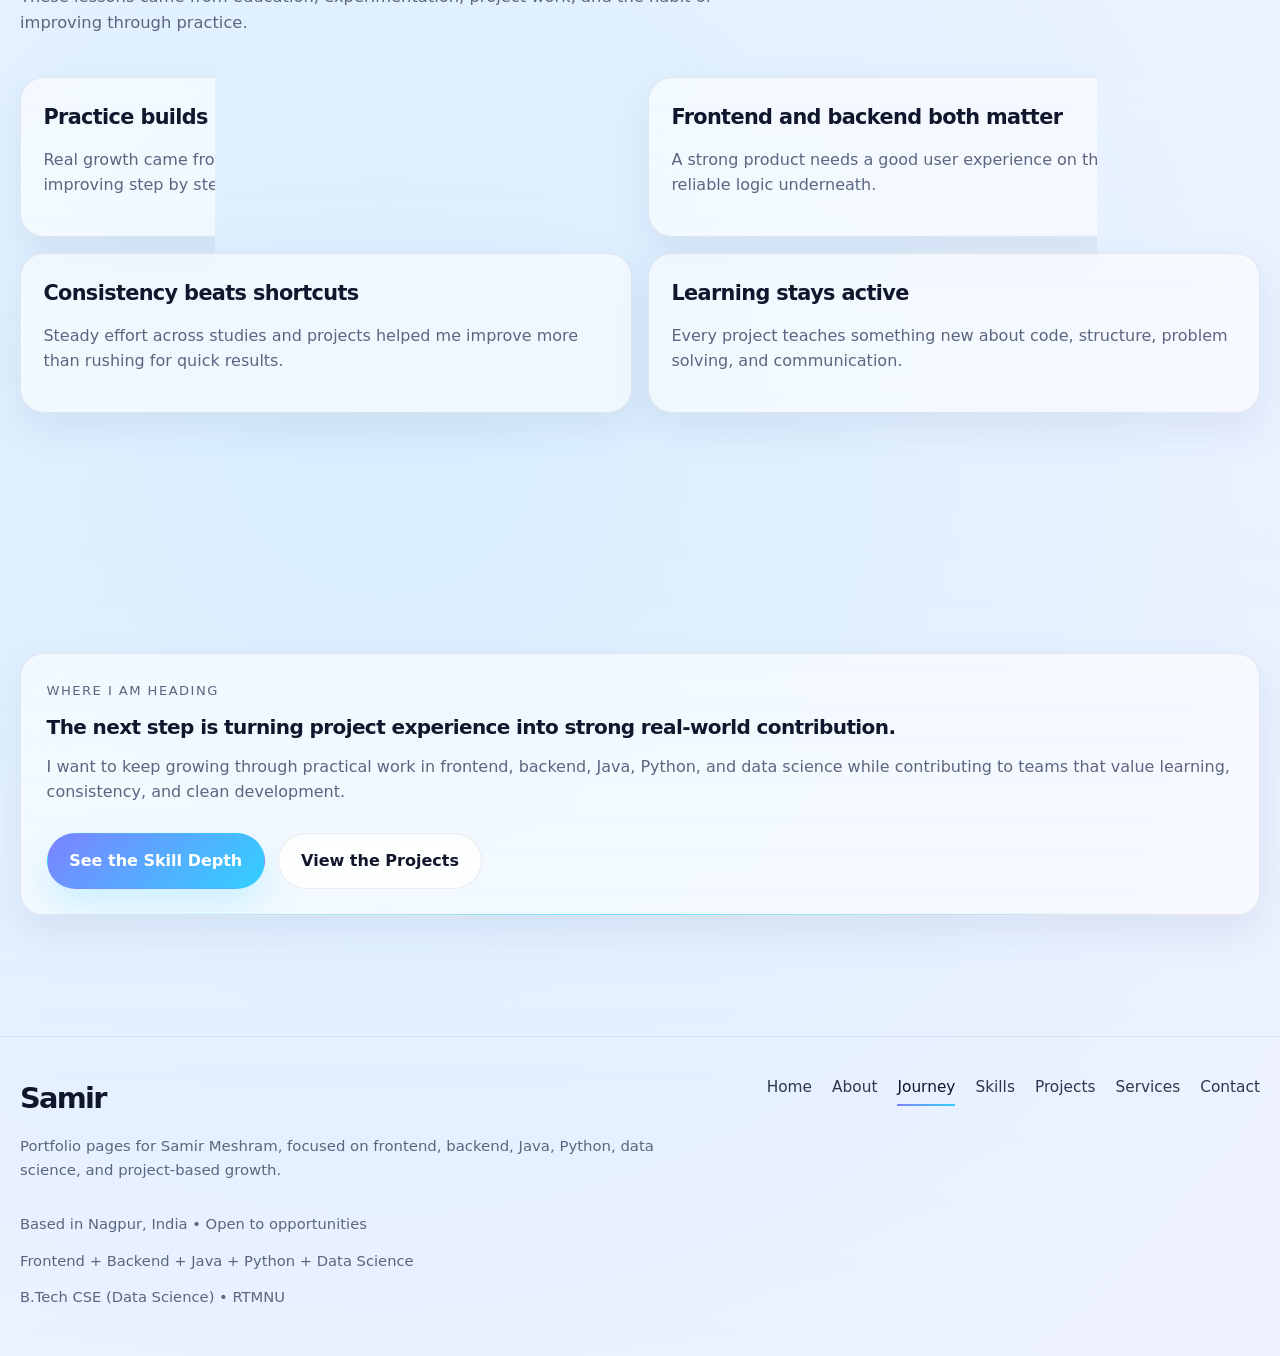
<file: journey.html>
<!doctype html>

<html data-theme="dark" lang="en">
  <head>
    <meta charset="utf-8" />
    <meta name="viewport" content="width=device-width, initial-scale=1.0" />

    <title>Journey of Samir Meshram | Full Stack Developer</title>

    <meta
      name="description"
      content="Explore the journey of Samir Meshram, covering education, project growth, and technical development in frontend, backend, Java, Python, and data science."
    />

    <meta
      name="keywords"
      content="Samir Meshram Journey, Samir Meshram, Full Stack Developer, Python Developer, Java Developer, Data Science, Backend Developer, Web Developer"
    />

    <meta name="author" content="Samir Meshram" />
    <meta name="robots" content="index, follow" />
    <meta name="theme-color" content="#0b1020" />

    <link rel="canonical" href="https://samirmeshram.in/journey.html" />
    <link rel="stylesheet" href="journey.css" />

    <meta property="og:type" content="website" />
    <meta property="og:url" content="https://samirmeshram.in/journey.html" />
    <meta
      property="og:title"
      content="Journey of Samir Meshram | Full Stack Developer"
    />
    <meta
      property="og:description"
      content="Explore the journey of Samir Meshram, covering education, project growth, and technical development in frontend, backend, Java, Python, and data science."
    />
    <meta property="og:site_name" content="Samir Meshram" />

    <meta name="twitter:card" content="summary_large_image" />
    <meta
      name="twitter:title"
      content="Journey of Samir Meshram | Full Stack Developer"
    />
    <meta
      name="twitter:description"
      content="Explore the journey of Samir Meshram, covering education, project growth, and technical development in frontend, backend, Java, Python, and data science."
    />
  </head>
  <body class="page page--journey">
    <div aria-hidden="true" class="page-loader">
      <div class="page-loader__logo">Samir<span></span></div>
      <div class="page-loader__text">Crafting a detailed premium page...</div>
      <div class="page-loader__bar"><span></span></div>
    </div>
    <div aria-hidden="true" class="page-progress"></div>
    <div aria-hidden="true" class="cursor cursor-dot"></div>
    <div aria-hidden="true" class="cursor cursor-ring"></div>
    <div aria-hidden="true" class="noise"></div>
    <button aria-label="Back to top" class="back-to-top"><span>↑</span></button>
    <canvas aria-hidden="true" id="pageCanvas"></canvas>
    <header class="header">
      <nav class="container nav">
        <a
          aria-label="Go to home page"
          class="brand magnetic"
          href="index.html"
        >
          <span class="brand__mark">Samir</span>
          <span class="brand__dot"></span>
        </a>
        <div class="nav__links">
          <a href="index.html">Home</a>
          <a href="about.html">About</a>
          <a aria-current="page" class="is-current" href="journey.html"
            >Journey</a
          >
          <a href="skills.html">Skills</a>
          <a href="projects.html">Projects</a>
          <a href="services.html">Services</a>
          <a href="contact.html">Contact</a>
        </div>
        <div class="nav__actions">
          <button
            aria-label="Toggle theme"
            class="theme-toggle magnetic"
            id="themeToggle"
          >
            <span class="theme-toggle__sun">☀</span>
            <span class="theme-toggle__moon">☾</span>
          </button>
          <a
            class="button button--tiny button--ghost magnetic desktop-only"
            href="contact.html"
            >Let's Talk</a
          >
          <button
            aria-controls="mobileMenu"
            aria-expanded="false"
            aria-label="Open menu"
            class="menu-toggle"
            id="menuToggle"
          >
            <span></span>
            <span></span>
            <span></span>
          </button>
        </div>
      </nav>
      <div aria-hidden="true" class="mobile-menu" id="mobileMenu">
        <a href="index.html">Home</a>
        <a href="about.html">About</a>
        <a aria-current="page" class="is-current" href="journey.html"
          >Journey</a
        >
        <a href="skills.html">Skills</a>
        <a href="projects.html">Projects</a>
        <a href="services.html">Services</a>
        <a href="contact.html">Contact</a>
      </div>
    </header>
    <main>
      <section class="page-hero">
        <div class="page-hero__glow"></div>
        <div class="container page-hero__grid">
          <div class="page-hero__content reveal">
            <div class="eyebrow">Journey • Education • Projects</div>
            <h1>
              My journey from academic learning to
              <span class="gradient-text"
                >real full-stack and Python project building</span
              >.
            </h1>
            <p class="page-hero__lead">
              This page shows how my path grew from education and curiosity into
              practical development work across frontend, backend, Java, Python,
              and data science.
            </p>
            <div class="hero-actions">
              <a class="button button--primary magnetic" href="skills.html"
                >Continue to Skills</a
              >
              <a class="button button--ghost magnetic" href="index.html"
                >Back to Home Overview</a
              >
            </div>
            <div class="hero-metrics">
              <article class="stat-card magnetic">
                <strong><span data-counter="4">4</span></strong>
                <span>Major projects completed</span>
              </article>

              <article class="stat-card magnetic">
                <strong><span data-counter="3">3</span></strong>
                <span>Core focus areas: Frontend, Backend, Data Science</span>
              </article>

              <article class="stat-card magnetic">
                <strong><span data-counter="2">2</span></strong>
                <span>Academic stages completed</span>
              </article>

              <article class="stat-card magnetic">
                <strong><span data-counter="1">1</span></strong>
                <span>Goal: grow through real-world opportunities</span>
              </article>
            </div>
          </div>
          <div class="page-hero__visual reveal">
            <div class="showcase-card journey-hero-card magnetic">
              <div class="card__eyebrow">Journey snapshot</div>
              <h3 class="card__title">
                From education to project-based development
              </h3>
              <p>
                My journey has been focused on learning deeply, building
                practical projects, and growing into a developer who gives equal
                importance to frontend and backend work.
              </p>
              <div class="journey-preview">
                <div class="journey-preview__line"></div>
                <article class="journey-preview__item glass">
                  <strong>2022</strong>
                  <span
                    >Completed 12th and strengthened my science foundation</span
                  >
                </article>
                <article class="journey-preview__item glass">
                  <strong>2023</strong>
                  <span
                    >Built stronger programming and computer science
                    fundamentals during B.Tech</span
                  >
                </article>
                <article class="journey-preview__item glass">
                  <strong>2024</strong>
                  <span
                    >Created Python projects like PDF to Audiobook and Video to
                    SRT</span
                  >
                </article>
                <article class="journey-preview__item glass">
                  <strong>2025</strong>
                  <span
                    >Built full stack and document-processing projects with
                    practical use cases</span
                  >
                </article>
              </div>
            </div>
          </div>
        </div>
      </section>
      <section class="section">
        <div class="container">
          <div class="section-heading reveal">
            <div class="section-heading__kicker">Journey Timeline</div>
            <h2>
              A timeline shaped by education, learning, and project building.
            </h2>
            <p>
              This timeline reflects my academic background, technical growth,
              and project work instead of company roles or job titles.
            </p>
          </div>
          <div class="timeline-shell">
            <aside class="timeline-nav reveal">
              <div class="timeline-nav__label">Jump to year</div>
              <div class="year-pills" id="yearPills">
                <button
                  class="year-pill is-active magnetic"
                  data-target="year-2021"
                  type="button"
                >
                  2021</button
                ><button
                  class="year-pill magnetic"
                  data-target="year-2022"
                  type="button"
                >
                  2022</button
                ><button
                  class="year-pill magnetic"
                  data-target="year-2023"
                  type="button"
                >
                  2023</button
                ><button
                  class="year-pill magnetic"
                  data-target="year-2024"
                  type="button"
                >
                  2024</button
                ><button
                  class="year-pill magnetic"
                  data-target="year-2025"
                  type="button"
                >
                  2025</button
                ><button
                  class="year-pill magnetic"
                  data-target="year-2026"
                  type="button"
                >
                  2026
                </button>
              </div>
            </aside>
            <div class="timeline" id="timelineRoot">
              <article
                class="timeline-item reveal"
                data-year="2021"
                id="year-2021"
              >
                <div class="timeline-item__year">2021</div>
                <div class="timeline-item__card card magnetic">
                  <div class="card__eyebrow">Foundation chapter</div>
                  <h3 class="card__title">
                    11th standard and growing interest in computer science
                  </h3>
                  <p>
                    This phase built my discipline in science education and
                    strengthened the curiosity that later grew into software
                    development and problem solving.
                  </p>
                  <ul class="list-check">
                    <li>
                      Studied at Mount Jr. College of Science, Saoli, Dist.
                      Chandrapur.
                    </li>
                    <li>
                      Built a stronger base in logic, mathematics, and
                      science-focused learning.
                    </li>
                    <li>
                      Started developing deeper interest in computers and
                      technical problem solving.
                    </li>
                  </ul>
                </div>
              </article>

              <article
                class="timeline-item reveal"
                data-year="2022"
                id="year-2022"
              >
                <div class="timeline-item__year">2022</div>
                <div class="timeline-item__card card magnetic">
                  <div class="card__eyebrow">Education chapter</div>
                  <h3 class="card__title">
                    Completed 12th standard and prepared for the next technical
                    step
                  </h3>
                  <p>
                    After completing higher secondary education, I focused on
                    moving toward a professional degree path in technology and
                    engineering.
                  </p>
                  <ul class="list-check">
                    <li>
                      Completed 11th and 12th at Mount Jr. College of Science.
                    </li>
                    <li>
                      Strengthened consistency, study discipline, and long-term
                      technical interest.
                    </li>
                    <li>
                      Prepared to move into engineering education with a
                      computer-focused direction.
                    </li>
                  </ul>
                </div>
              </article>

              <article
                class="timeline-item reveal"
                data-year="2023"
                id="year-2023"
              >
                <div class="timeline-item__year">2023</div>
                <div class="timeline-item__card card magnetic">
                  <div class="card__eyebrow">Academic chapter</div>
                  <h3 class="card__title">
                    Built core programming and engineering foundations during
                    B.Tech
                  </h3>
                  <p>
                    During B.Tech in Computer Science and Engineering (Data
                    Science), I worked on understanding programming
                    fundamentals, web development basics, and problem-solving
                    skills.
                  </p>
                  <ul class="list-check">
                    <li>
                      Pursued B.Tech in Computer Science and Engineering (Data
                      Science) under RTMNU, Nagpur.
                    </li>
                    <li>
                      Improved understanding of programming logic, core CS
                      concepts, and development basics.
                    </li>
                    <li>
                      Explored frontend, backend, Java, Python, and
                      data-oriented learning.
                    </li>
                  </ul>
                </div>
              </article>

              <article
                class="timeline-item reveal"
                data-year="2024"
                id="year-2024"
              >
                <div class="timeline-item__year">2024</div>
                <div class="timeline-item__card card magnetic">
                  <div class="card__eyebrow">Project chapter</div>
                  <h3 class="card__title">
                    Started building practical Python-based projects
                  </h3>
                  <p>
                    This year was focused on converting learning into working
                    tools and real outputs through hands-on Python projects.
                  </p>
                  <ul class="list-check">
                    <li>
                      Built PDF to Audiobook V2 for tone-aware audiobook
                      generation from PDF files.
                    </li>
                    <li>
                      Built Video to SRT for subtitle generation from video
                      using speech processing.
                    </li>
                    <li>
                      Gained confidence through project-based learning,
                      debugging, and implementation.
                    </li>
                  </ul>
                </div>
              </article>

              <article
                class="timeline-item reveal"
                data-year="2025"
                id="year-2025"
              >
                <div class="timeline-item__year">2025</div>
                <div class="timeline-item__card card magnetic">
                  <div class="card__eyebrow">Expansion chapter</div>
                  <h3 class="card__title">
                    Built stronger full stack and document-processing projects
                  </h3>
                  <p>
                    My work expanded into both web applications and
                    document-focused tools, combining frontend, backend, and
                    Python-based problem solving.
                  </p>
                  <ul class="list-check">
                    <li>
                      Built QuickBite Delivery with full stack website flow and
                      admin panel features.
                    </li>
                    <li>
                      Built PDF Translation Tool to translate PDF documents
                      while preserving layout and formatting.
                    </li>
                    <li>
                      Worked more confidently across frontend interfaces,
                      backend logic, and practical project structure.
                    </li>
                  </ul>
                </div>
              </article>

              <article
                class="timeline-item reveal"
                data-year="2026"
                id="year-2026"
              >
                <div class="timeline-item__year">2026</div>
                <div class="timeline-item__card card magnetic">
                  <div class="card__eyebrow">Current chapter</div>
                  <h3 class="card__title">
                    Now focused on opportunities, growth, and real-world
                    contribution
                  </h3>
                  <p>
                    Today I am focused on presenting my work professionally,
                    improving continuously, and seeking opportunities where I
                    can contribute through frontend, backend, Java, Python, and
                    data science skills.
                  </p>
                  <ul class="list-check">
                    <li>Currently based in Nagpur, Maharashtra.</li>
                    <li>
                      Open to full-time, internship, part-time, and project
                      opportunities.
                    </li>
                    <li>
                      Continuing to grow through project work, consistency, and
                      practical development learning.
                    </li>
                  </ul>
                </div>
              </article>
            </div>
          </div>
        </div>
      </section>
      <section class="section section--muted">
        <div class="container">
          <div class="section-heading reveal">
            <div class="section-heading__kicker">Role Evolution</div>
            <h2>How my role has grown through learning and project work.</h2>
            <p>
              My growth is best understood through three phases: student
              learner, project builder, and job-ready developer.
            </p>
          </div>
          <div class="card-grid card-grid--3 role-grid">
            <article class="card magnetic reveal">
              <div class="card__eyebrow">Student learner</div>
              <h3 class="card__title">Build the foundation</h3>
              <p>
                Focused on understanding fundamentals, discipline, and the logic
                behind programming and engineering concepts.
              </p>
            </article>

            <article class="card magnetic reveal">
              <div class="card__eyebrow">Project builder</div>
              <h3 class="card__title">Turn learning into working solutions</h3>
              <p>
                Applied skills through full stack, Python, and
                document-processing projects with practical outputs.
              </p>
            </article>

            <article class="card magnetic reveal">
              <div class="card__eyebrow">Job-ready developer</div>
              <h3 class="card__title">
                Contribute with balanced frontend and backend skills
              </h3>
              <p>
                Prepared to take on real-world opportunities with a mix of
                technical learning, project experience, and growth mindset.
              </p>
            </article>
          </div>
        </div>
      </section>
      <section class="section">
        <div class="container">
          <div class="section-heading reveal">
            <div class="section-heading__kicker">Lessons That Stuck</div>
            <h2>The most useful lessons came from learning by building.</h2>
            <p>
              These lessons came from education, experimentation, project work,
              and the habit of improving through practice.
            </p>
          </div>
          <div class="card-grid card-grid--2 lessons-grid">
            <article class="panel magnetic reveal">
              <h3 class="panel__title">Practice builds confidence</h3>
              <p>
                Real growth came from building projects, solving errors, and
                improving step by step.
              </p>
            </article>

            <article class="panel magnetic reveal">
              <h3 class="panel__title">Frontend and backend both matter</h3>
              <p>
                A strong product needs a good user experience on the surface and
                reliable logic underneath.
              </p>
            </article>

            <article class="panel magnetic reveal">
              <h3 class="panel__title">Consistency beats shortcuts</h3>
              <p>
                Steady effort across studies and projects helped me improve more
                than rushing for quick results.
              </p>
            </article>

            <article class="panel magnetic reveal">
              <h3 class="panel__title">Learning stays active</h3>
              <p>
                Every project teaches something new about code, structure,
                problem solving, and communication.
              </p>
            </article>
          </div>
        </div>
      </section>
      <section class="section section--muted">
        <div class="container">
          <div class="showcase-card future-card reveal">
            <div class="card__eyebrow">Where I am heading</div>
            <h2 class="card__title">
              The next step is turning project experience into strong real-world
              contribution.
            </h2>
            <p>
              I want to keep growing through practical work in frontend,
              backend, Java, Python, and data science while contributing to
              teams that value learning, consistency, and clean development.
            </p>
            <div class="hero-actions">
              <a class="button button--primary magnetic" href="skills.html"
                >See the Skill Depth</a
              >
              <a class="button button--ghost magnetic" href="projects.html"
                >View the Projects</a
              >
            </div>
          </div>
        </div>
      </section>
    </main>
    <footer class="footer">
      <div class="container footer__inner">
        <div class="footer__brand">
          <a class="brand" href="index.html">
            <span class="brand__mark">Samir</span>
            <span class="brand__dot"></span>
          </a>
          <p class="copy-note">
            Portfolio pages for Samir Meshram, focused on frontend, backend,
            Java, Python, data science, and project-based growth.
          </p>
          <div class="footer__meta">
            <span>Based in Nagpur, India • Open to opportunities</span>
            <span>Frontend + Backend + Java + Python + Data Science</span>
            <span>B.Tech CSE (Data Science) • RTMNU</span>
          </div>
        </div>
        <div class="footer__links">
          <a href="index.html">Home</a>
          <a href="about.html">About</a>
          <a class="is-current" href="journey.html">Journey</a>
          <a href="skills.html">Skills</a>
          <a href="projects.html">Projects</a>
          <a href="services.html">Services</a>
          <a href="contact.html">Contact</a>
        </div>
      </div>
    </footer>
    <script src="journey.js"></script>
  </body>
</html>
</file>
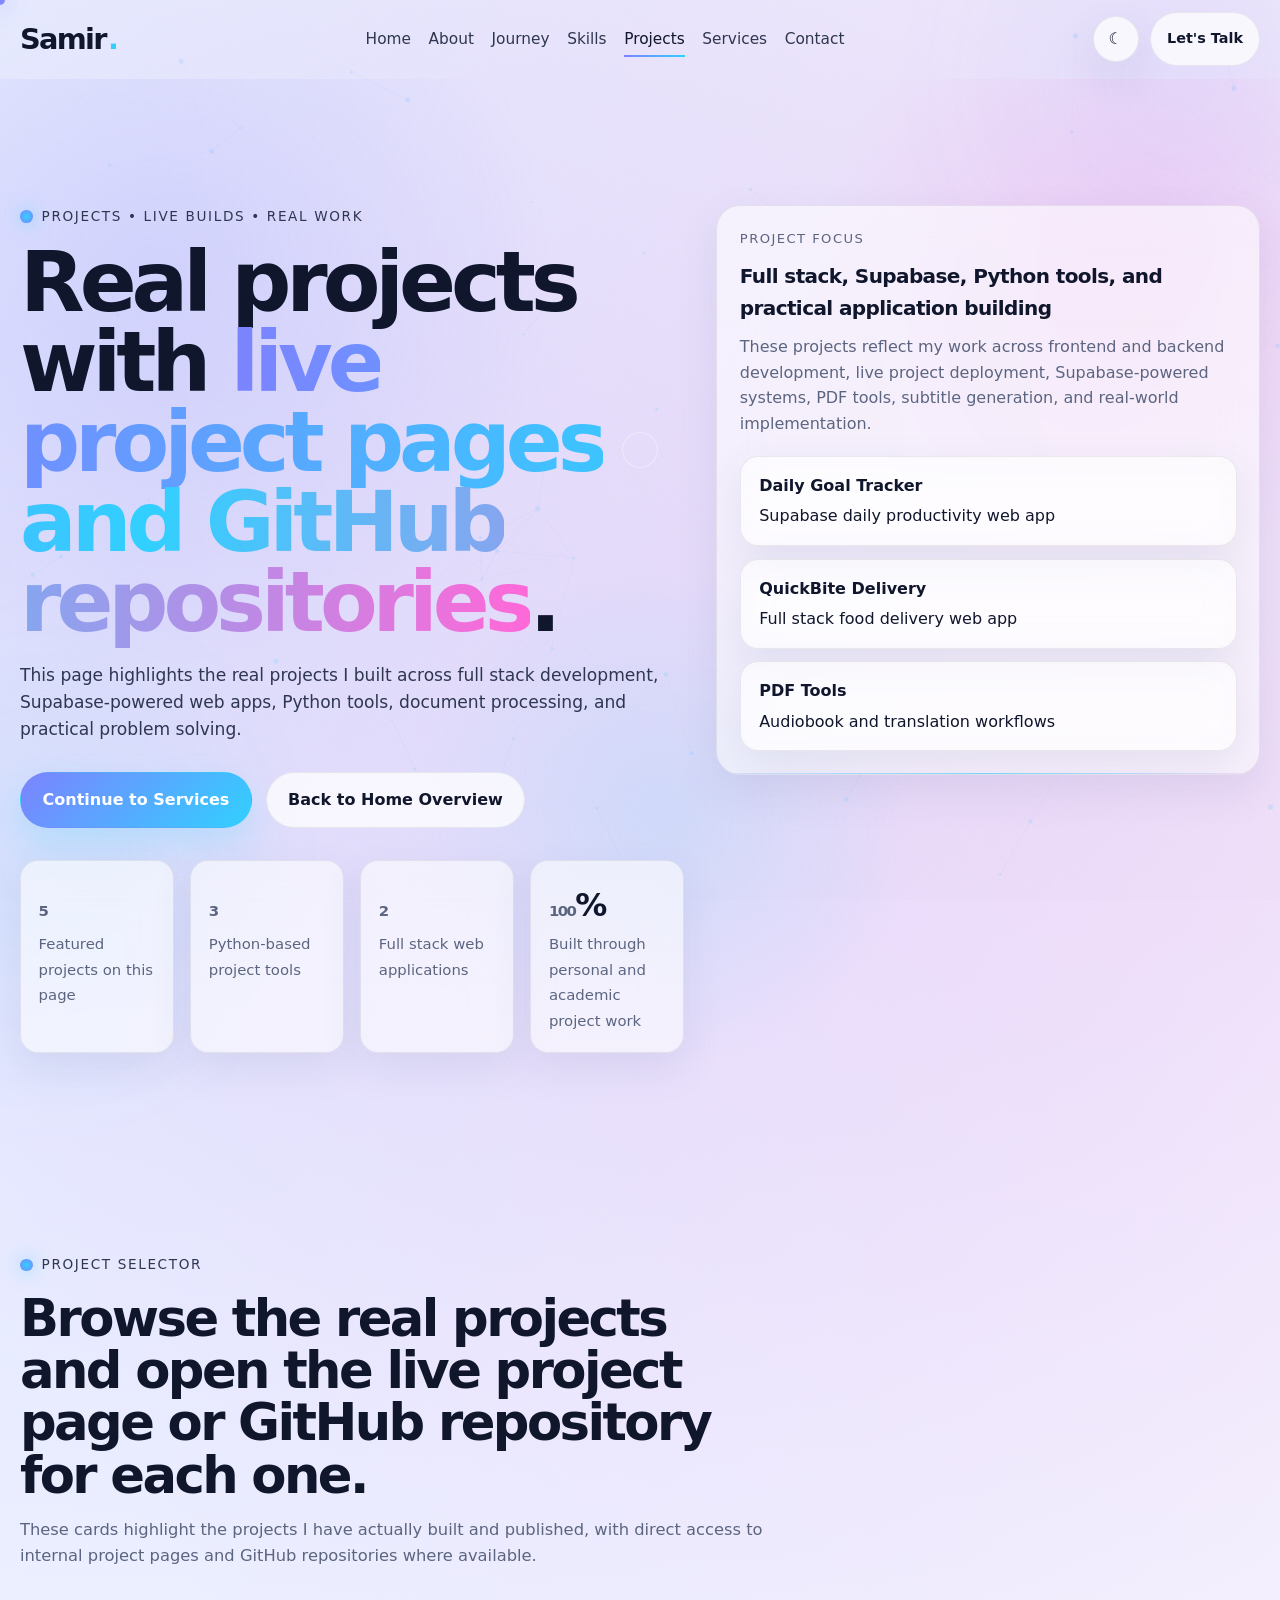
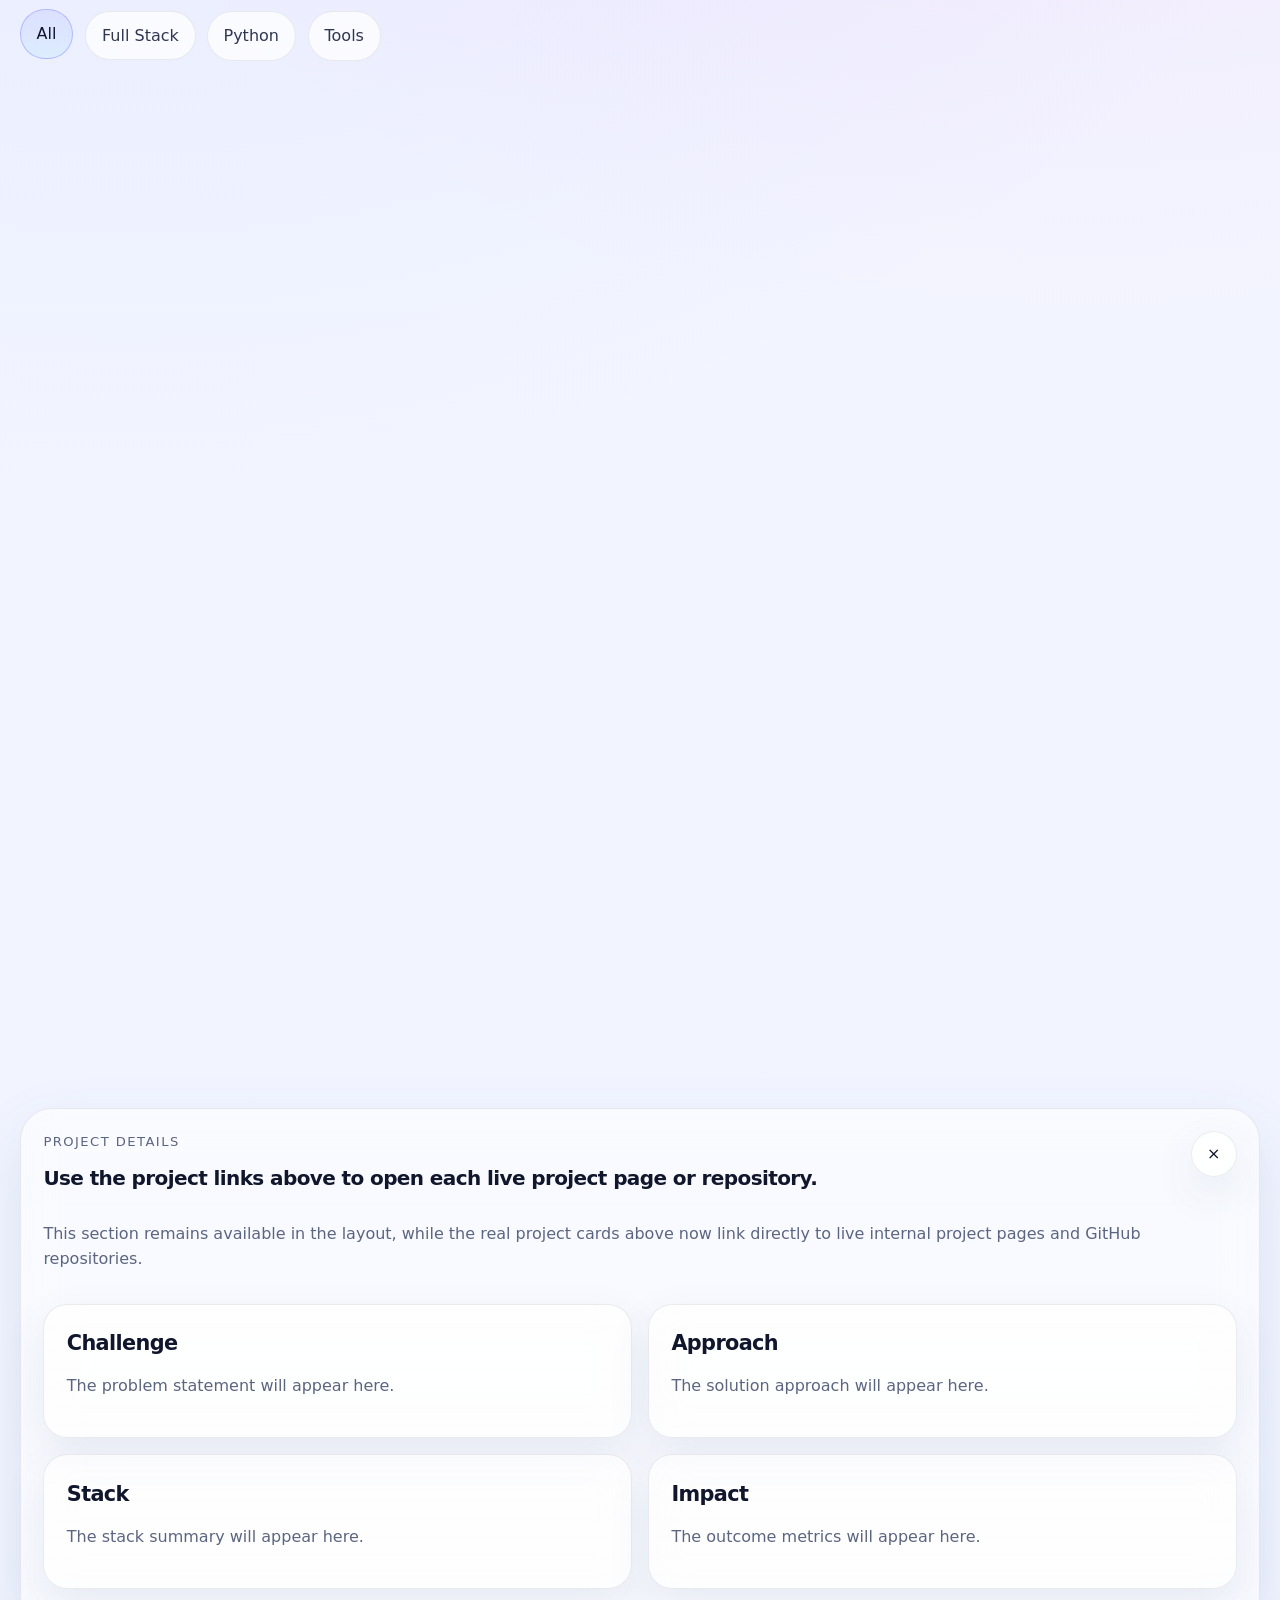
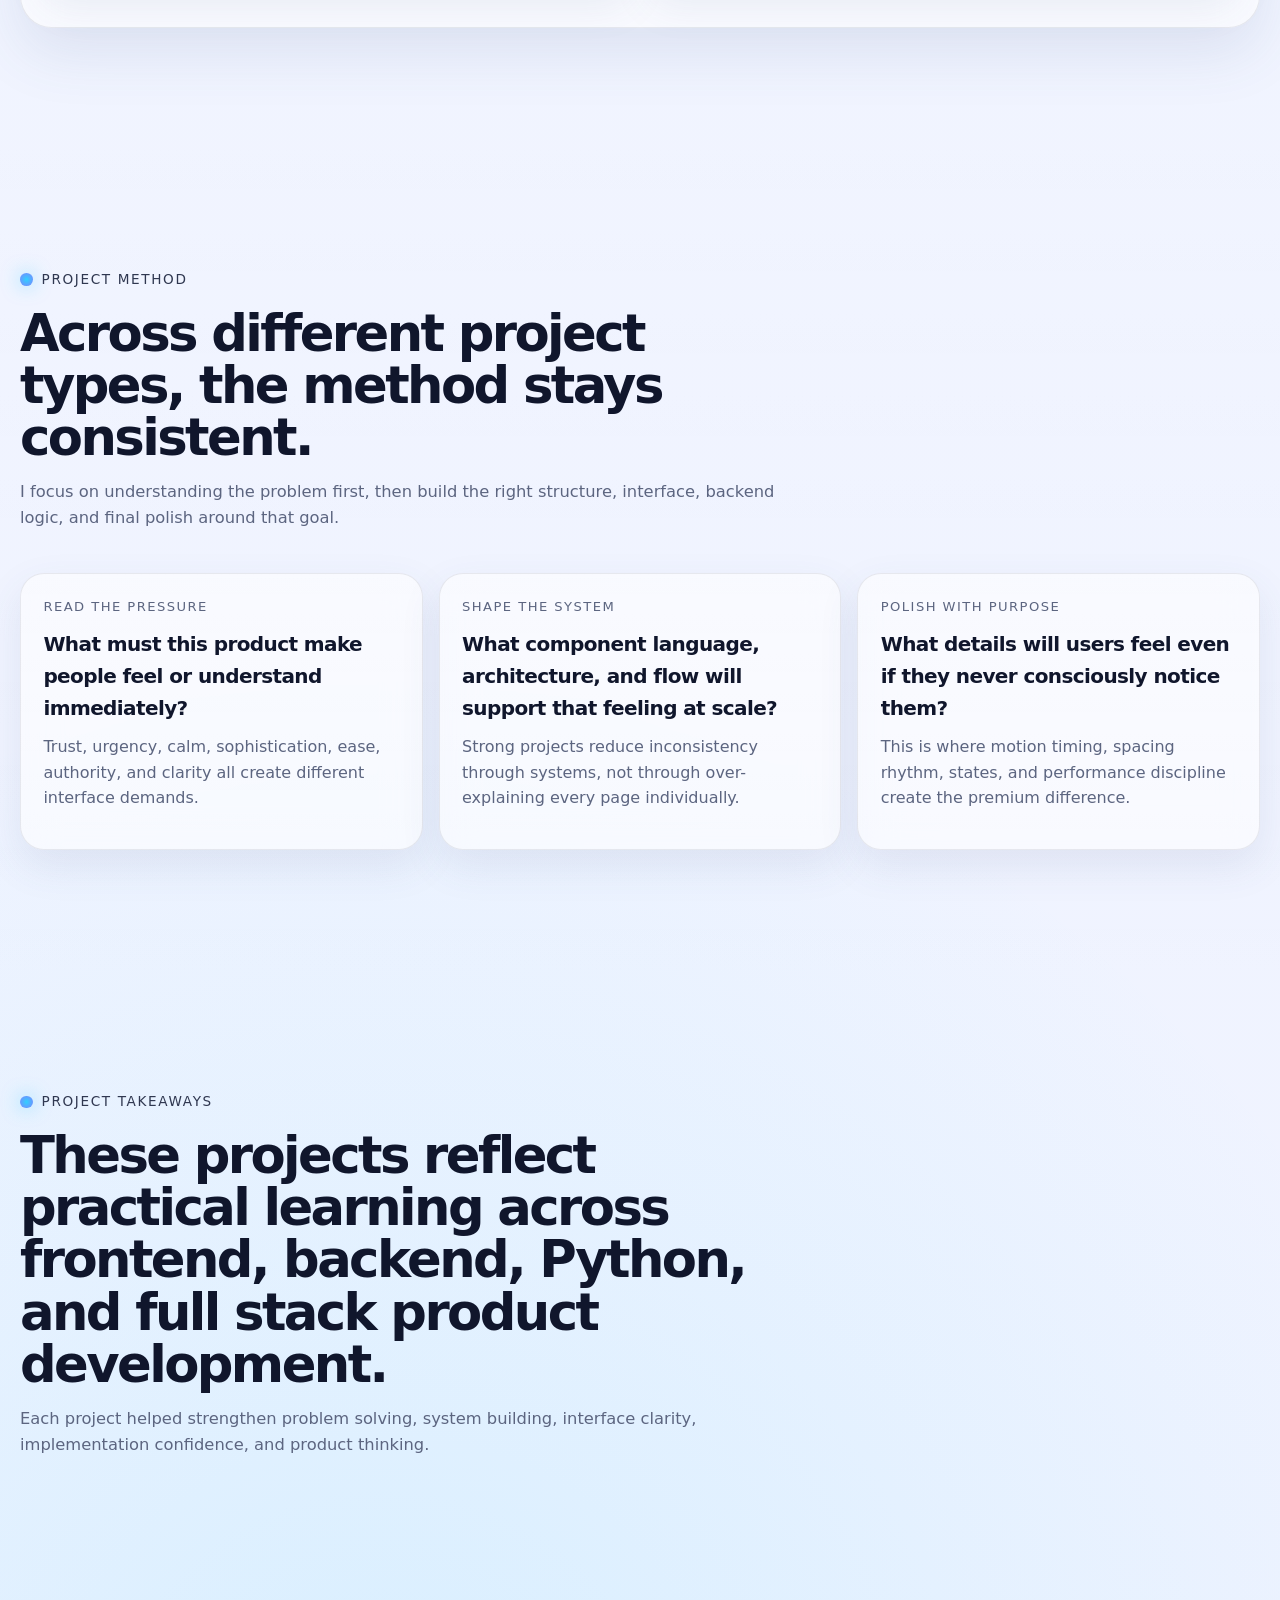
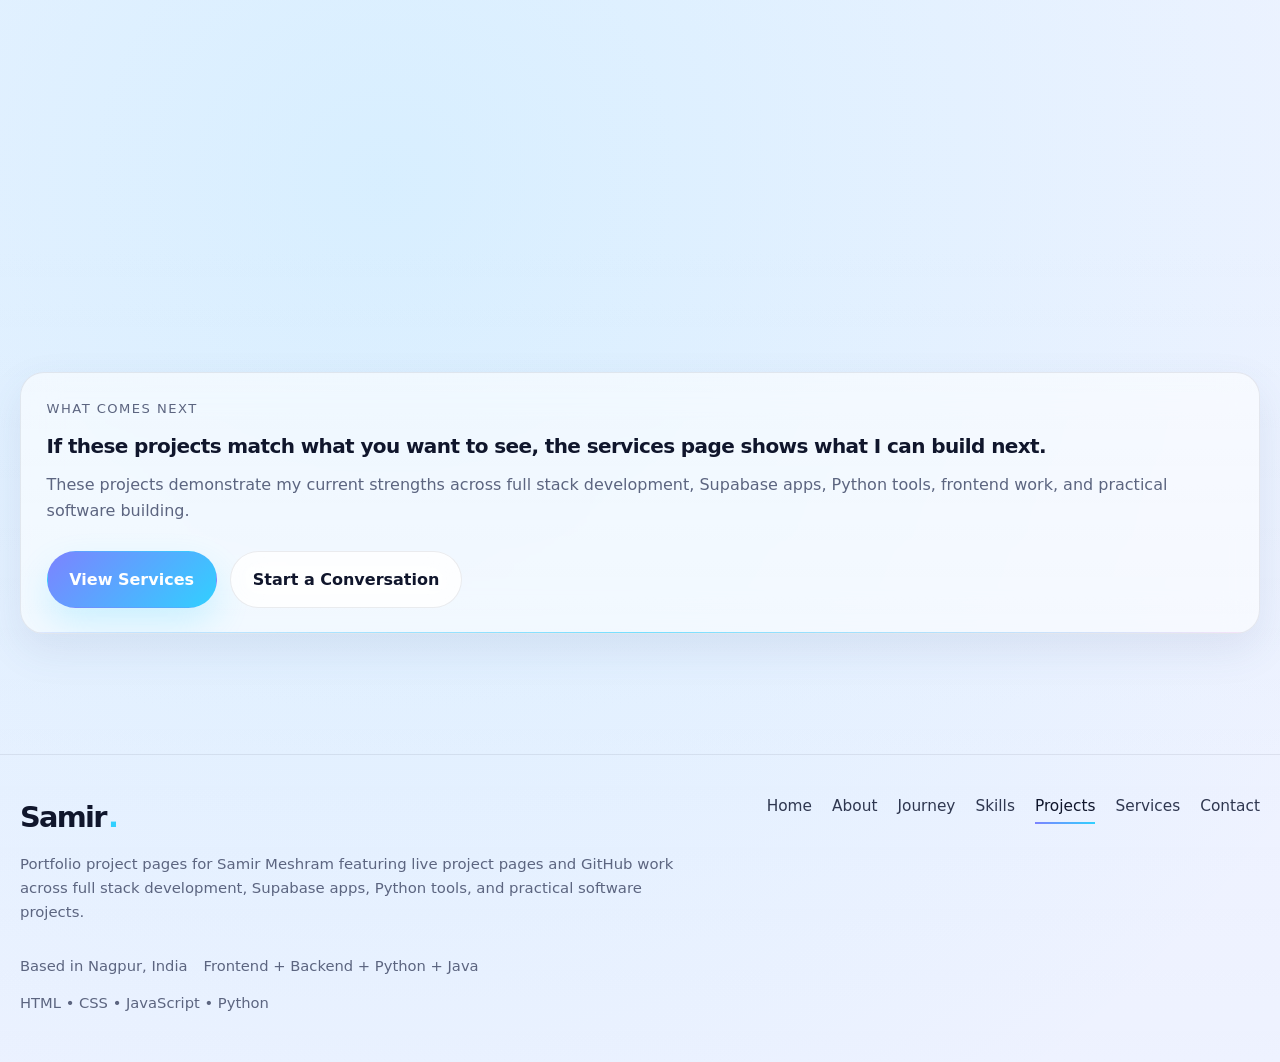
<file: projects.html>
<!doctype html>
<html lang="en" data-theme="dark">
  <head>
    <meta charset="UTF-8" />
    <meta name="viewport" content="width=device-width, initial-scale=1.0" />

    <title>Projects by Samir Meshram | Full Stack Developer</title>

    <meta
      name="description"
      content="Explore projects by Samir Meshram featuring full stack development, Supabase web apps, Python tools, document processing, subtitle generation, and practical software solutions."
    />

    <meta
      name="keywords"
      content="Samir Meshram Projects, Samir Meshram, Full Stack Developer, Supabase Projects, Python Projects, Java Projects, Web Development Projects, Backend Projects, GitHub Projects"
    />

    <meta name="author" content="Samir Meshram" />
    <meta name="robots" content="index, follow" />
    <meta name="theme-color" content="#0b1020" />

    <link rel="canonical" href="https://samirmeshram.in/projects.html" />
    <link rel="stylesheet" href="projects.css" />

    <meta property="og:type" content="website" />
    <meta property="og:url" content="https://samirmeshram.in/projects.html" />
    <meta
      property="og:title"
      content="Projects by Samir Meshram | Full Stack Developer"
    />
    <meta
      property="og:description"
      content="Explore projects by Samir Meshram featuring full stack development, Supabase web apps, Python tools, document processing, subtitle generation, and practical software solutions."
    />
    <meta property="og:site_name" content="Samir Meshram" />

    <meta name="twitter:card" content="summary_large_image" />
    <meta
      name="twitter:title"
      content="Projects by Samir Meshram | Full Stack Developer"
    />
    <meta
      name="twitter:description"
      content="Explore projects by Samir Meshram featuring full stack development, Supabase web apps, Python tools, document processing, subtitle generation, and practical software solutions."
    />
  </head>
  <body class="page page--projects">
    <div class="page-loader" aria-hidden="true">
      <div class="page-loader__logo">Samir<span>.</span></div>
      <div class="page-loader__text">Crafting a detailed premium page...</div>
      <div class="page-loader__bar"><span></span></div>
    </div>

    <div class="page-progress" aria-hidden="true"></div>
    <div class="cursor cursor-dot" aria-hidden="true"></div>
    <div class="cursor cursor-ring" aria-hidden="true"></div>
    <div class="noise" aria-hidden="true"></div>
    <button class="back-to-top" aria-label="Back to top"><span>↑</span></button>
    <canvas id="pageCanvas" aria-hidden="true"></canvas>

    <header class="header">
      <nav class="container nav">
        <a
          class="brand magnetic"
          href="index.html"
          aria-label="Go to home page"
        >
          <span class="brand__mark">Samir</span>
          <span class="brand__dot">.</span>
        </a>

        <div class="nav__links">
          <a href="index.html">Home</a>
          <a href="about.html">About</a>
          <a href="journey.html">Journey</a>
          <a href="skills.html">Skills</a>
          <a href="projects.html" class="is-current" aria-current="page"
            >Projects</a
          >
          <a href="services.html">Services</a>
          <a href="contact.html">Contact</a>
        </div>

        <div class="nav__actions">
          <button
            class="theme-toggle magnetic"
            id="themeToggle"
            aria-label="Toggle theme"
          >
            <span class="theme-toggle__sun">☀</span>
            <span class="theme-toggle__moon">☾</span>
          </button>
          <a
            class="button button--tiny button--ghost magnetic desktop-only"
            href="contact.html"
            >Let's Talk</a
          >
          <button
            class="menu-toggle"
            id="menuToggle"
            aria-label="Open menu"
            aria-expanded="false"
            aria-controls="mobileMenu"
          >
            <span></span>
            <span></span>
            <span></span>
          </button>
        </div>
      </nav>

      <div class="mobile-menu" id="mobileMenu" aria-hidden="true">
        <a href="index.html">Home</a>
        <a href="about.html">About</a>
        <a href="journey.html">Journey</a>
        <a href="skills.html">Skills</a>
        <a href="projects.html" class="is-current" aria-current="page"
          >Projects</a
        >
        <a href="services.html">Services</a>
        <a href="contact.html">Contact</a>
      </div>
    </header>

    <main>
      <section class="page-hero">
        <div class="page-hero__glow"></div>
        <div class="container page-hero__grid">
          <div class="page-hero__content reveal">
            <div class="eyebrow">Projects • Live Builds • Real Work</div>
            <h1>
              Real projects with
              <span class="gradient-text"
                >live project pages and GitHub repositories</span
              >.
            </h1>
            <p class="page-hero__lead">
              This page highlights the real projects I built across full stack
              development, Supabase-powered web apps, Python tools, document
              processing, and practical problem solving.
            </p>
            <div class="hero-actions">
              <a class="button button--primary magnetic" href="services.html"
                >Continue to Services</a
              >
              <a class="button button--ghost magnetic" href="index.html"
                >Back to Home Overview</a
              >
            </div>
            <div class="hero-metrics">
              <article class="stat-card magnetic">
                <strong><span data-counter="5">5</span></strong>
                <span>Featured projects on this page</span>
              </article>
              <article class="stat-card magnetic">
                <strong><span data-counter="3">3</span></strong>
                <span>Python-based project tools</span>
              </article>
              <article class="stat-card magnetic">
                <strong><span data-counter="2">2</span></strong>
                <span>Full stack web applications</span>
              </article>
              <article class="stat-card magnetic">
                <strong><span data-counter="100">100</span>%</strong>
                <span>Built through personal and academic project work</span>
              </article>
            </div>
          </div>

          <div class="page-hero__visual reveal">
            <div class="showcase-card stack-showcase magnetic">
              <div class="card__eyebrow">Project focus</div>
              <h3 class="card__title">
                Full stack, Supabase, Python tools, and practical application
                building
              </h3>
              <p>
                These projects reflect my work across frontend and backend
                development, live project deployment, Supabase-powered systems,
                PDF tools, subtitle generation, and real-world implementation.
              </p>
              <div class="stack-showcase__cards">
                <article class="stack-card glass">
                  <strong>Daily Goal Tracker</strong
                  ><span>Supabase daily productivity web app</span>
                </article>
                <article class="stack-card glass">
                  <strong>QuickBite Delivery</strong
                  ><span>Full stack food delivery web app</span>
                </article>
                <article class="stack-card glass">
                  <strong>PDF Tools</strong
                  ><span>Audiobook and translation workflows</span>
                </article>
              </div>
            </div>
          </div>
        </div>
      </section>

      <section class="section">
        <div class="container">
          <div class="section-heading reveal">
            <div class="section-heading__kicker">Project Selector</div>
            <h2>
              Browse the real projects and open the live project page or GitHub
              repository for each one.
            </h2>
            <p>
              These cards highlight the projects I have actually built and
              published, with direct access to internal project pages and GitHub
              repositories where available.
            </p>
          </div>

          <div
            class="filter-row reveal"
            role="toolbar"
            aria-label="Project filters"
          >
            <button
              class="filter-button is-active magnetic"
              type="button"
              data-filter="all"
            >
              All
            </button>
            <button
              class="filter-button magnetic"
              type="button"
              data-filter="ecommerce"
            >
              Full Stack
            </button>
            <button
              class="filter-button magnetic"
              type="button"
              data-filter="ai"
            >
              Python
            </button>
            <button
              class="filter-button magnetic"
              type="button"
              data-filter="platform"
            >
              Tools
            </button>
          </div>

          <div class="project-grid">
            <article
              class="project-card card magnetic reveal"
              data-category="productivity"
            >
              <div class="card__eyebrow">
                HTML • CSS • JavaScript • Supabase
              </div>

              <h3 class="card__title">
                <a
                  href="/projects/Mock-Performance-Tracker/index.html"
                  target="_blank"
                  rel="noopener noreferrer"
                  style="color: inherit; text-decoration: none"
                >
                  Sam Study Tracker
                </a>
              </h3>

              <p>
                A Supabase-connected study tracking web app built for daily
                revision, mock-test results, quiz practice, newspaper reading,
                and video-progress logging. It uses database-based login, simple
                user-friendly forms, automatic date and time storage, real
                progress history, performance charts, and schema-based entry
                screens for different study activities.
              </p>

              <div class="card__meta">
                <span class="pill">Supabase Auth</span>
                <span class="pill">Real Database</span>
                <span class="pill">Progress Analytics</span>
              </div>

              <a
                class="button button--ghost button--tiny magnetic"
                href="/projects/Mock-Performance-Tracker/index.html"
                target="_blank"
                rel="noopener noreferrer"
              >
                Open Project
              </a>
            </article>
            <article
              class="project-card card magnetic reveal"
              data-category="ecommerce"
            >
              <div class="card__eyebrow">Full Stack • Supabase Web App</div>
              <h3 class="card__title">
                <a
                  href="/projects/daily-goal-tracker/index.html"
                  target="_blank"
                  rel="noopener noreferrer"
                  style="color: inherit; text-decoration: none"
                  >Daily Goal Tracker</a
                >
              </h3>
              <p>
                A Supabase-powered daily goal tracking web application with
                secure login, admin task management, repeating daily checklist
                workflows, per-day completion status, activity logs, and report
                views for tracking progress over time.
              </p>
              <div class="card__meta">
                <span class="pill">Supabase Auth</span>
                <span class="pill">Admin Panel</span>
                <span class="pill">Daily Reports</span>
              </div>
              <a
                class="button button--ghost button--tiny magnetic"
                href="/projects/daily-goal-tracker/index.html"
                target="_blank"
                rel="noopener noreferrer"
                >Open Project</a
              >
            </article>

            <article
              class="project-card card magnetic reveal"
              data-category="ecommerce"
            >
              <div class="card__eyebrow">Full Stack • Web Application</div>
              <h3 class="card__title">
                <a
                  href="https://github.com/SamirYMeshram/mywebsite"
                  target="_blank"
                  rel="noopener noreferrer"
                  style="color: inherit; text-decoration: none"
                  >QuickBite Delivery</a
                >
              </h3>
              <p>
                A full-stack food delivery web application with customer
                ordering flows and a working admin panel for managing products,
                users, orders, and platform operations.
              </p>
              <div class="card__meta">
                <span class="pill">Food delivery</span>
                <span class="pill">Admin panel</span>
              </div>
              <a
                class="button button--ghost button--tiny magnetic"
                href="https://github.com/SamirYMeshram/mywebsite"
                target="_blank"
                rel="noopener noreferrer"
                >Open GitHub Repo</a
              >
            </article>

            <article
              class="project-card card magnetic reveal"
              data-category="ai"
            >
              <div class="card__eyebrow">Python • Audiobook Tool</div>
              <h3 class="card__title">
                <a
                  href="https://github.com/SamirYMeshram/pdf-to-audiobook-V2"
                  target="_blank"
                  rel="noopener noreferrer"
                  style="color: inherit; text-decoration: none"
                  >PDF to Audiobook V2</a
                >
              </h3>
              <p>
                A smart PDF-to-audiobook project that analyzes document tone,
                adapts speaking style, supports OCR for image-based PDFs, and
                generates a more natural MP3 listening experience.
              </p>
              <div class="card__meta">
                <span class="pill">OCR support</span>
                <span class="pill">MP3 output</span>
              </div>
              <a
                class="button button--ghost button--tiny magnetic"
                href="https://github.com/SamirYMeshram/pdf-to-audiobook-V2"
                target="_blank"
                rel="noopener noreferrer"
                >Open GitHub Repo</a
              >
            </article>

            <article
              class="project-card card magnetic reveal"
              data-category="ai"
            >
              <div class="card__eyebrow">Python • Translation Tool</div>
              <h3 class="card__title">
                <a
                  href="https://github.com/SamirYMeshram/PDF-Translation-Tool"
                  target="_blank"
                  rel="noopener noreferrer"
                  style="color: inherit; text-decoration: none"
                  >PDF Translation Tool</a
                >
              </h3>
              <p>
                A smart PDF-to-PDF translation system that translates documents
                into the user’s preferred language while preserving layout,
                formatting, fonts, colors, and overall visual structure.
              </p>
              <div class="card__meta">
                <span class="pill">Layout preserve</span>
                <span class="pill">Translated PDF</span>
              </div>
              <a
                class="button button--ghost button--tiny magnetic"
                href="https://github.com/SamirYMeshram/PDF-Translation-Tool"
                target="_blank"
                rel="noopener noreferrer"
                >Open GitHub Repo</a
              >
            </article>

            <article
              class="project-card card magnetic reveal"
              data-category="platform"
            >
              <div class="card__eyebrow">Python • Subtitle Tool</div>
              <h3 class="card__title">
                <a
                  href="https://github.com/SamirYMeshram/Video-to-srt"
                  target="_blank"
                  rel="noopener noreferrer"
                  style="color: inherit; text-decoration: none"
                  >Video to SRT</a
                >
              </h3>
              <p>
                An automatic subtitle generation tool that converts video speech
                into SRT captions using speech recognition, audio enhancement,
                punctuation restoration, and optimized subtitle segmentation.
              </p>
              <div class="card__meta">
                <span class="pill">Speech to text</span>
                <span class="pill">SRT captions</span>
              </div>
              <a
                class="button button--ghost button--tiny magnetic"
                href="https://github.com/SamirYMeshram/Video-to-srt"
                target="_blank"
                rel="noopener noreferrer"
                >Open GitHub Repo</a
              >
            </article>
          </div>

          <article class="drawer reveal" id="projectDrawer" aria-live="polite">
            <div class="drawer__header">
              <div>
                <div class="card__eyebrow" id="drawerEyebrow">
                  Project details
                </div>
                <h3 class="card__title" id="drawerTitle">
                  Use the project links above to open each live project page or
                  repository.
                </h3>
              </div>
              <button
                class="icon-button magnetic"
                id="drawerClose"
                type="button"
                aria-label="Close case study"
              >
                ×
              </button>
            </div>

            <p id="drawerIntro">
              This section remains available in the layout, while the real
              project cards above now link directly to live internal project
              pages and GitHub repositories.
            </p>

            <div class="drawer__grid">
              <div class="panel">
                <h4 class="panel__title">Challenge</h4>
                <p id="drawerChallenge">
                  The problem statement will appear here.
                </p>
              </div>
              <div class="panel">
                <h4 class="panel__title">Approach</h4>
                <p id="drawerApproach">
                  The solution approach will appear here.
                </p>
              </div>
              <div class="panel">
                <h4 class="panel__title">Stack</h4>
                <p id="drawerStack">The stack summary will appear here.</p>
              </div>
              <div class="panel">
                <h4 class="panel__title">Impact</h4>
                <p id="drawerImpact">The outcome metrics will appear here.</p>
              </div>
            </div>

            <div class="drawer__meta" id="drawerMeta"></div>
          </article>
        </div>
      </section>

      <section class="section section--muted">
        <div class="container">
          <div class="section-heading reveal">
            <div class="section-heading__kicker">Project Method</div>
            <h2>
              Across different project types, the method stays consistent.
            </h2>
            <p>
              I focus on understanding the problem first, then build the right
              structure, interface, backend logic, and final polish around that
              goal.
            </p>
          </div>

          <div class="card-grid card-grid--3 method-grid">
            <article class="card magnetic reveal">
              <div class="card__eyebrow">Read the pressure</div>
              <h3 class="card__title">
                What must this product make people feel or understand
                immediately?
              </h3>
              <p>
                Trust, urgency, calm, sophistication, ease, authority, and
                clarity all create different interface demands.
              </p>
            </article>
            <article class="card magnetic reveal">
              <div class="card__eyebrow">Shape the system</div>
              <h3 class="card__title">
                What component language, architecture, and flow will support
                that feeling at scale?
              </h3>
              <p>
                Strong projects reduce inconsistency through systems, not
                through over-explaining every page individually.
              </p>
            </article>
            <article class="card magnetic reveal">
              <div class="card__eyebrow">Polish with purpose</div>
              <h3 class="card__title">
                What details will users feel even if they never consciously
                notice them?
              </h3>
              <p>
                This is where motion timing, spacing rhythm, states, and
                performance discipline create the premium difference.
              </p>
            </article>
          </div>
        </div>
      </section>

      <section class="section">
        <div class="container">
          <div class="section-heading reveal">
            <div class="section-heading__kicker">Project Takeaways</div>
            <h2>
              These projects reflect practical learning across frontend,
              backend, Python, and full stack product development.
            </h2>
            <p>
              Each project helped strengthen problem solving, system building,
              interface clarity, implementation confidence, and product
              thinking.
            </p>
          </div>

          <div class="testimonial-slider reveal">
            <div class="testimonial-track" id="projectTestimonialTrack">
              <article class="testimonial-card is-active">
                <p>
                  “Daily Goal Tracker helped me build a full stack workflow with
                  authentication, database design, admin task control, and
                  day-wise reporting in one connected product.”
                </p>
                <strong>Supabase Full Stack Project</strong>
              </article>
              <article class="testimonial-card">
                <p>
                  “QuickBite Delivery helped me apply both frontend and backend
                  development in one complete web application.”
                </p>
                <strong>Full Stack Project</strong>
              </article>
              <article class="testimonial-card">
                <p>
                  “The PDF tools strengthened my Python skills through OCR,
                  document processing, translation, and audio workflow
                  building.”
                </p>
                <strong>Python Projects</strong>
              </article>
              <article class="testimonial-card">
                <p>
                  “Video to SRT improved my understanding of speech processing,
                  subtitle generation, and practical automation workflows.”
                </p>
                <strong>Project-Based Learning</strong>
              </article>
            </div>

            <div class="testimonial-controls">
              <button
                class="icon-button magnetic"
                id="projectTestimonialPrev"
                type="button"
                aria-label="Previous testimonial"
              >
                ←
              </button>
              <div class="testimonial-dots" id="projectTestimonialDots"></div>
              <button
                class="icon-button magnetic"
                id="projectTestimonialNext"
                type="button"
                aria-label="Next testimonial"
              >
                →
              </button>
            </div>
          </div>
        </div>
      </section>

      <section class="section section--muted">
        <div class="container">
          <div class="showcase-card projects-cta reveal">
            <div class="card__eyebrow">What comes next</div>
            <h2 class="card__title">
              If these projects match what you want to see, the services page
              shows what I can build next.
            </h2>
            <p>
              These projects demonstrate my current strengths across full stack
              development, Supabase apps, Python tools, frontend work, and
              practical software building.
            </p>
            <div class="hero-actions">
              <a class="button button--primary magnetic" href="services.html"
                >View Services</a
              >
              <a class="button button--ghost magnetic" href="contact.html"
                >Start a Conversation</a
              >
            </div>
          </div>
        </div>
      </section>
    </main>

    <footer class="footer">
      <div class="container footer__inner">
        <div class="footer__brand">
          <a class="brand" href="index.html">
            <span class="brand__mark">Samir</span>
            <span class="brand__dot">.</span>
          </a>
          <p class="copy-note">
            Portfolio project pages for Samir Meshram featuring live project
            pages and GitHub work across full stack development, Supabase apps,
            Python tools, and practical software projects.
          </p>
          <div class="footer__meta">
            <span>Based in Nagpur, India</span>
            <span>Frontend + Backend + Python + Java</span>
            <span>HTML • CSS • JavaScript • Python</span>
          </div>
        </div>

        <div class="footer__links">
          <a href="index.html">Home</a>
          <a href="about.html">About</a>
          <a href="journey.html">Journey</a>
          <a href="skills.html">Skills</a>
          <a href="projects.html" class="is-current">Projects</a>
          <a href="services.html">Services</a>
          <a href="contact.html">Contact</a>
        </div>
      </div>
    </footer>

    <script src="projects.js"></script>
  </body>
</html>
</file>
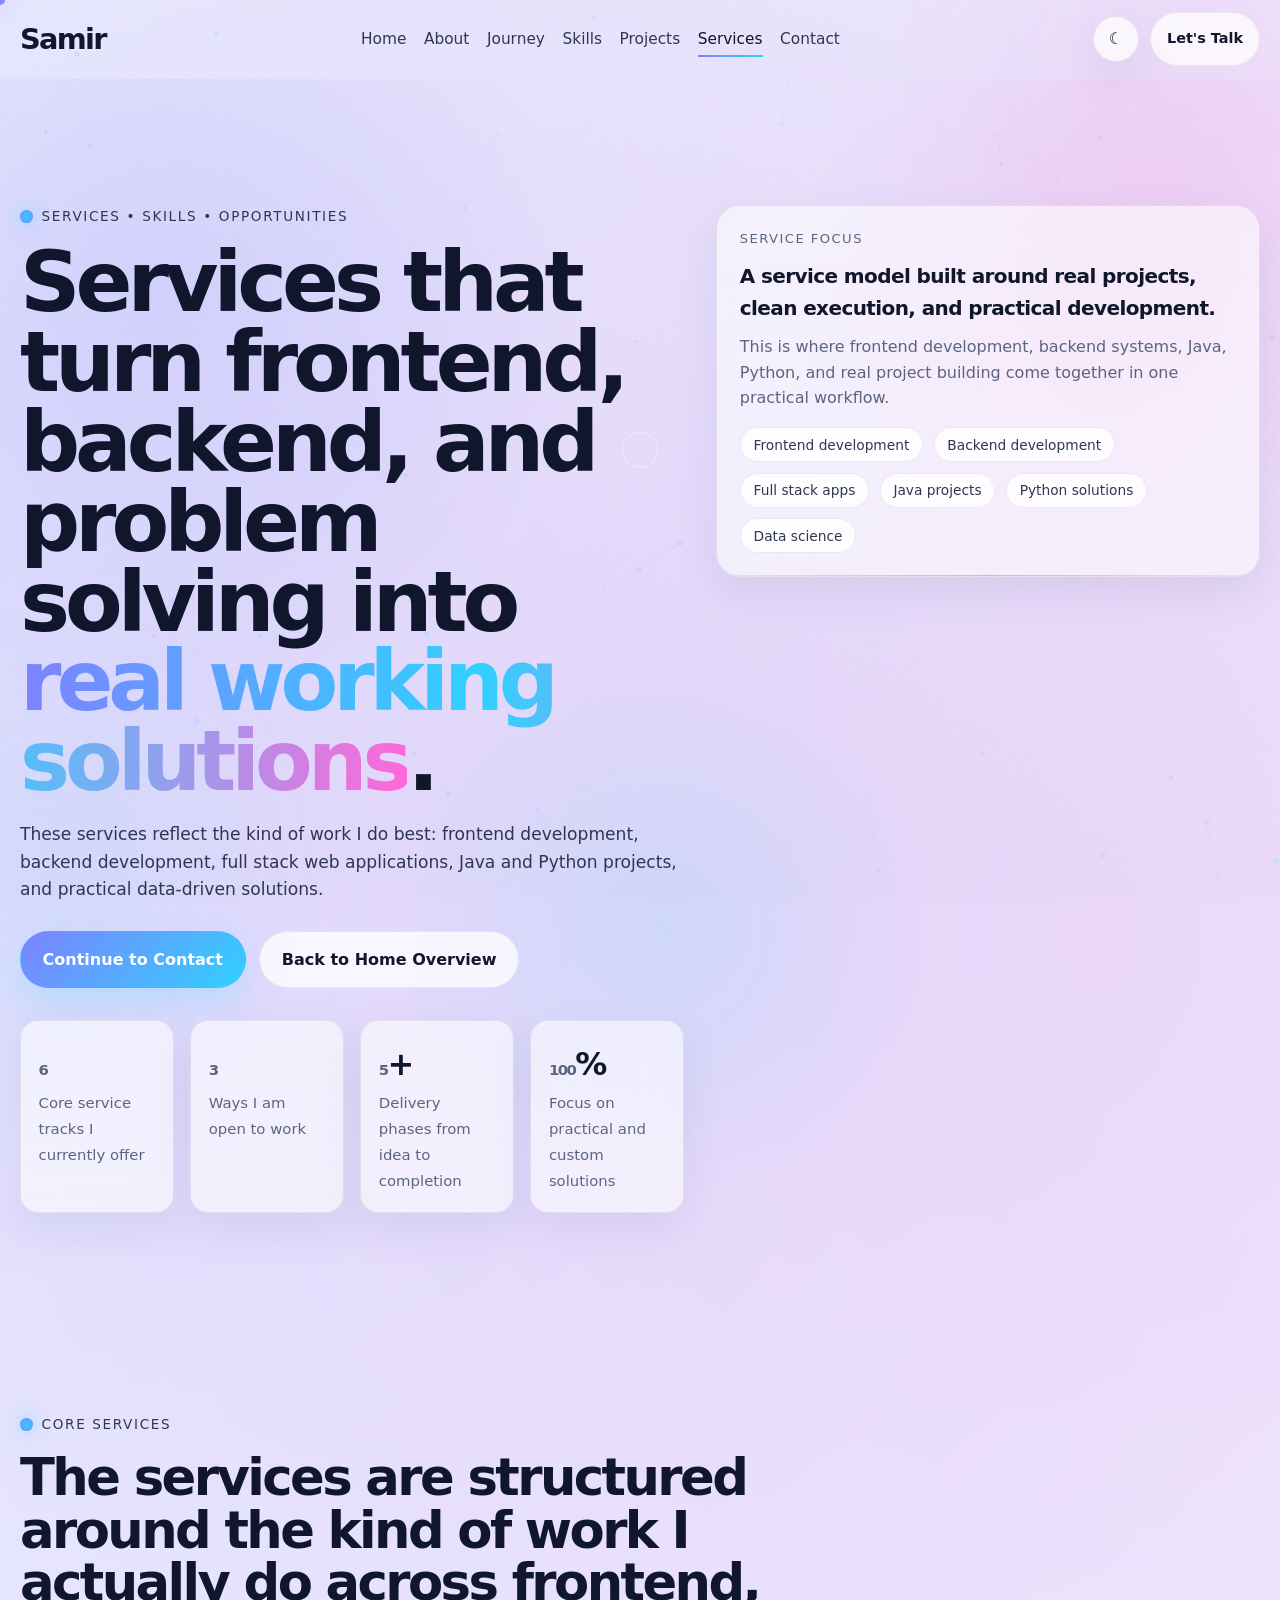
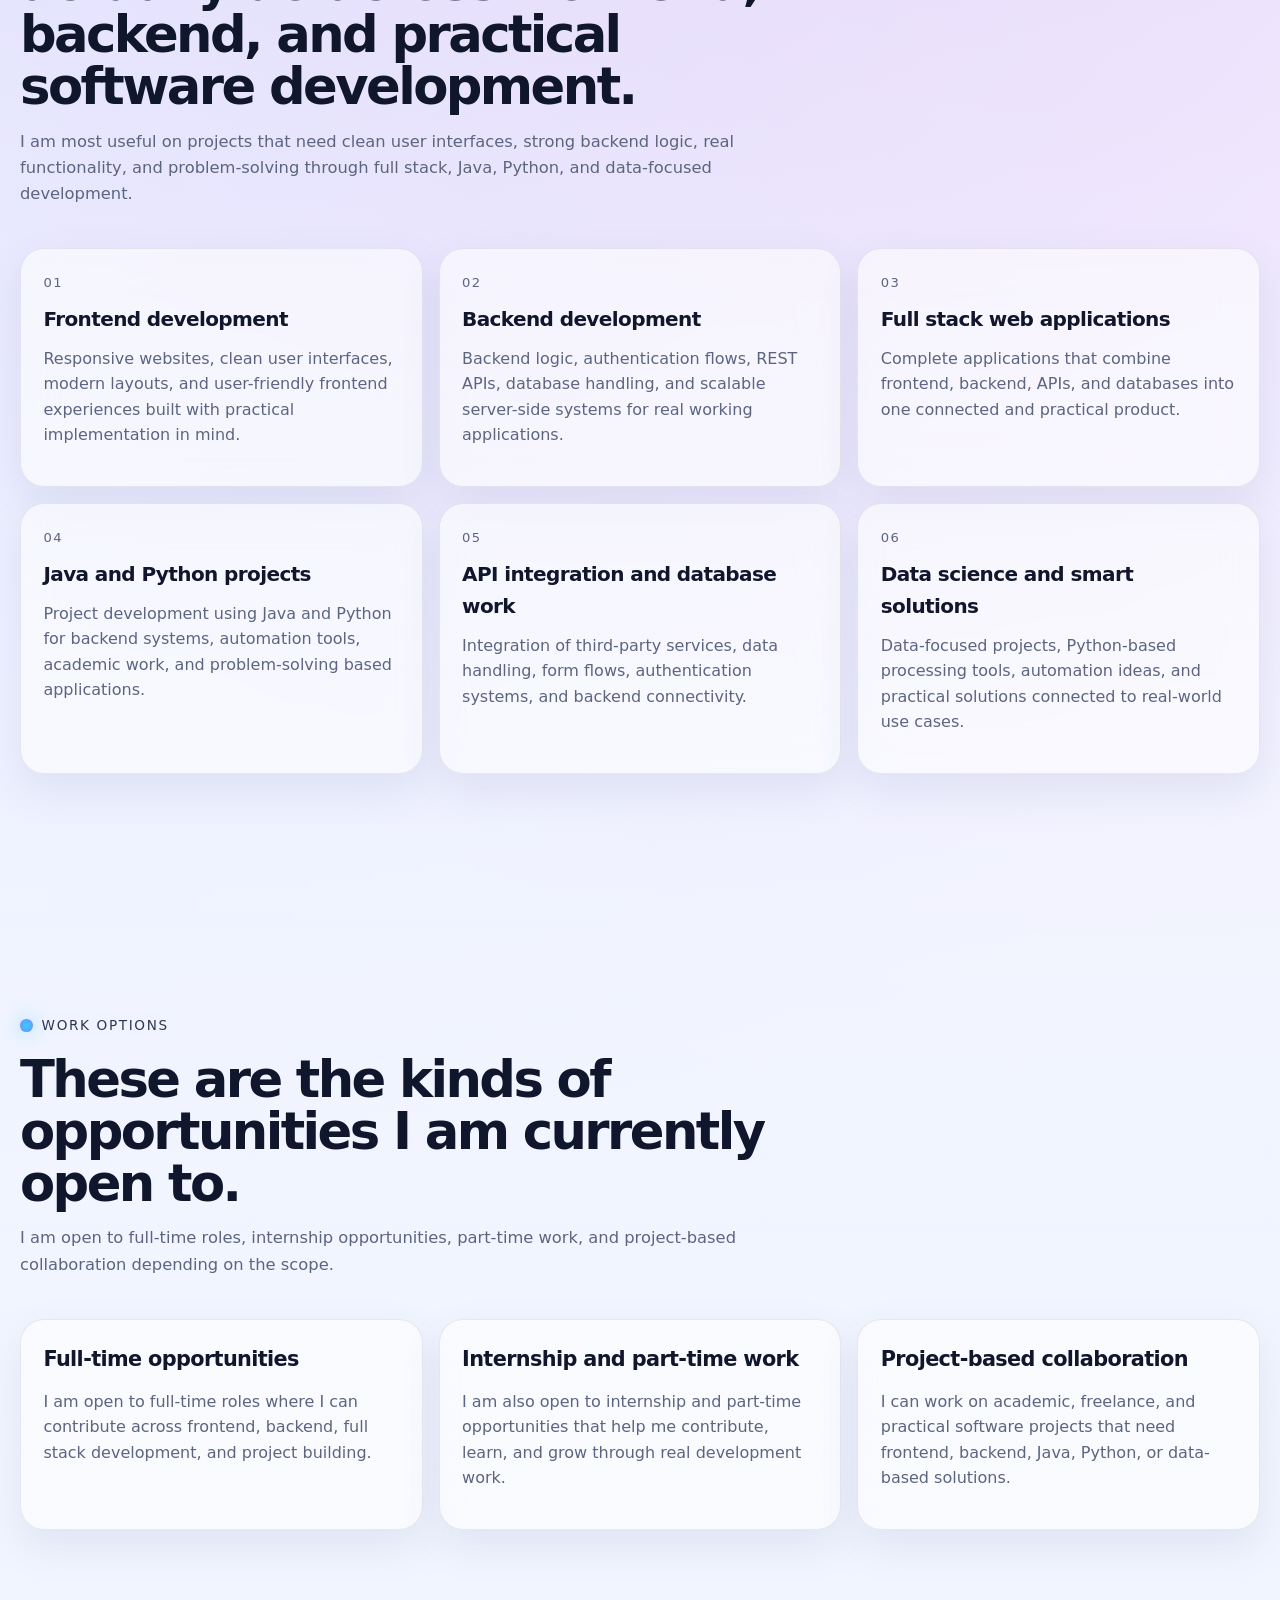
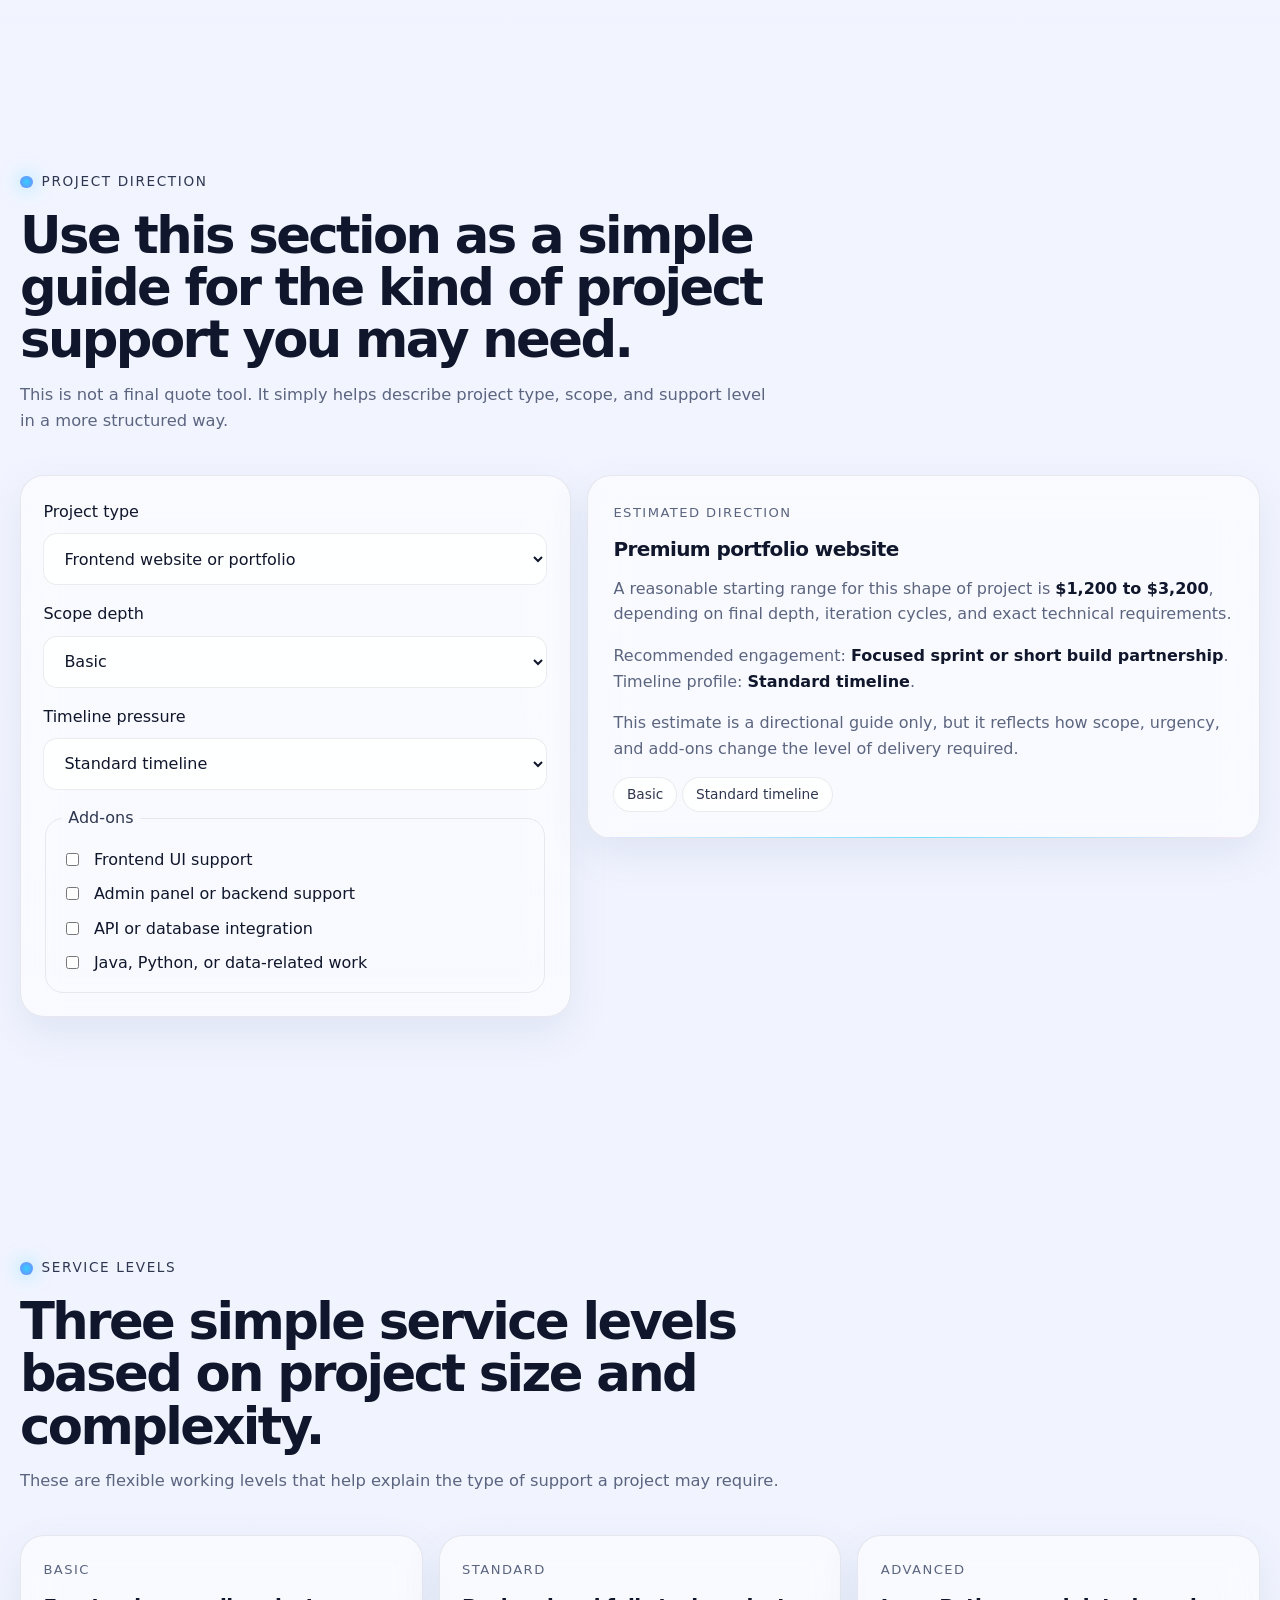
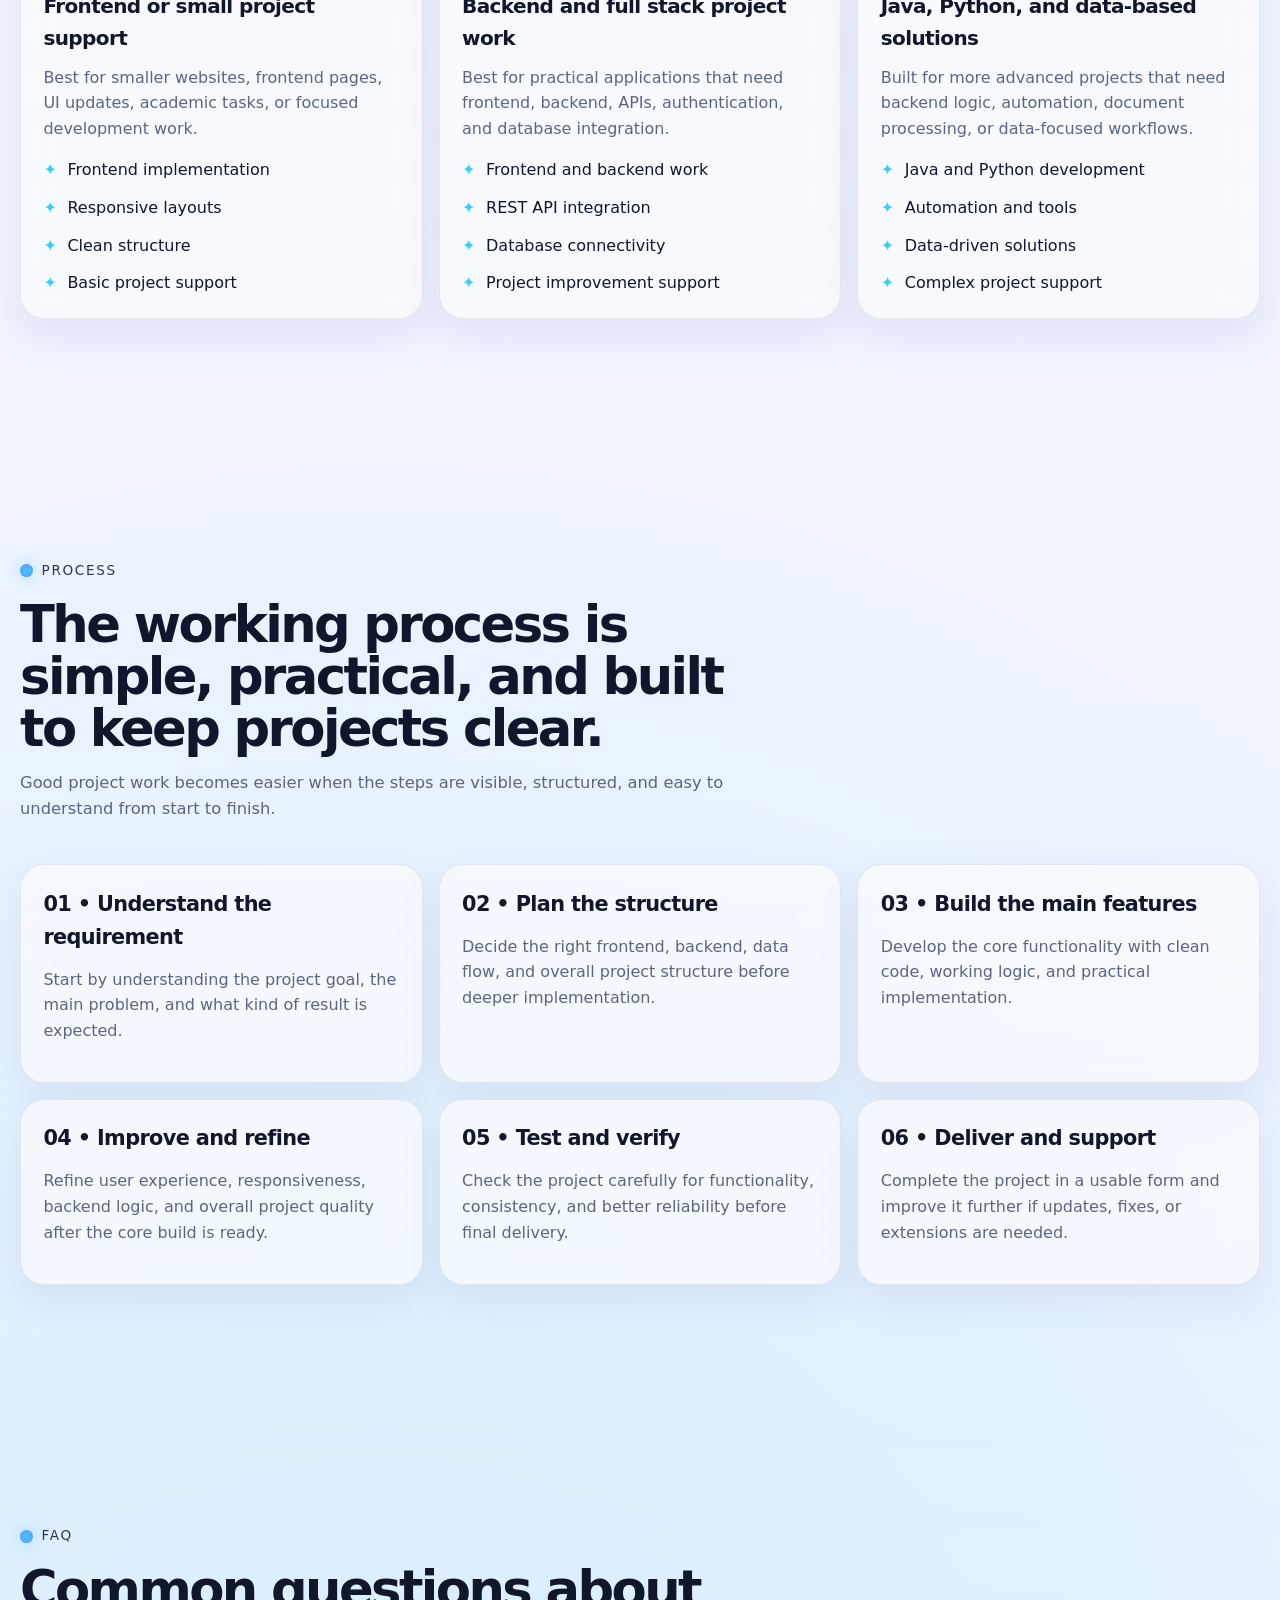
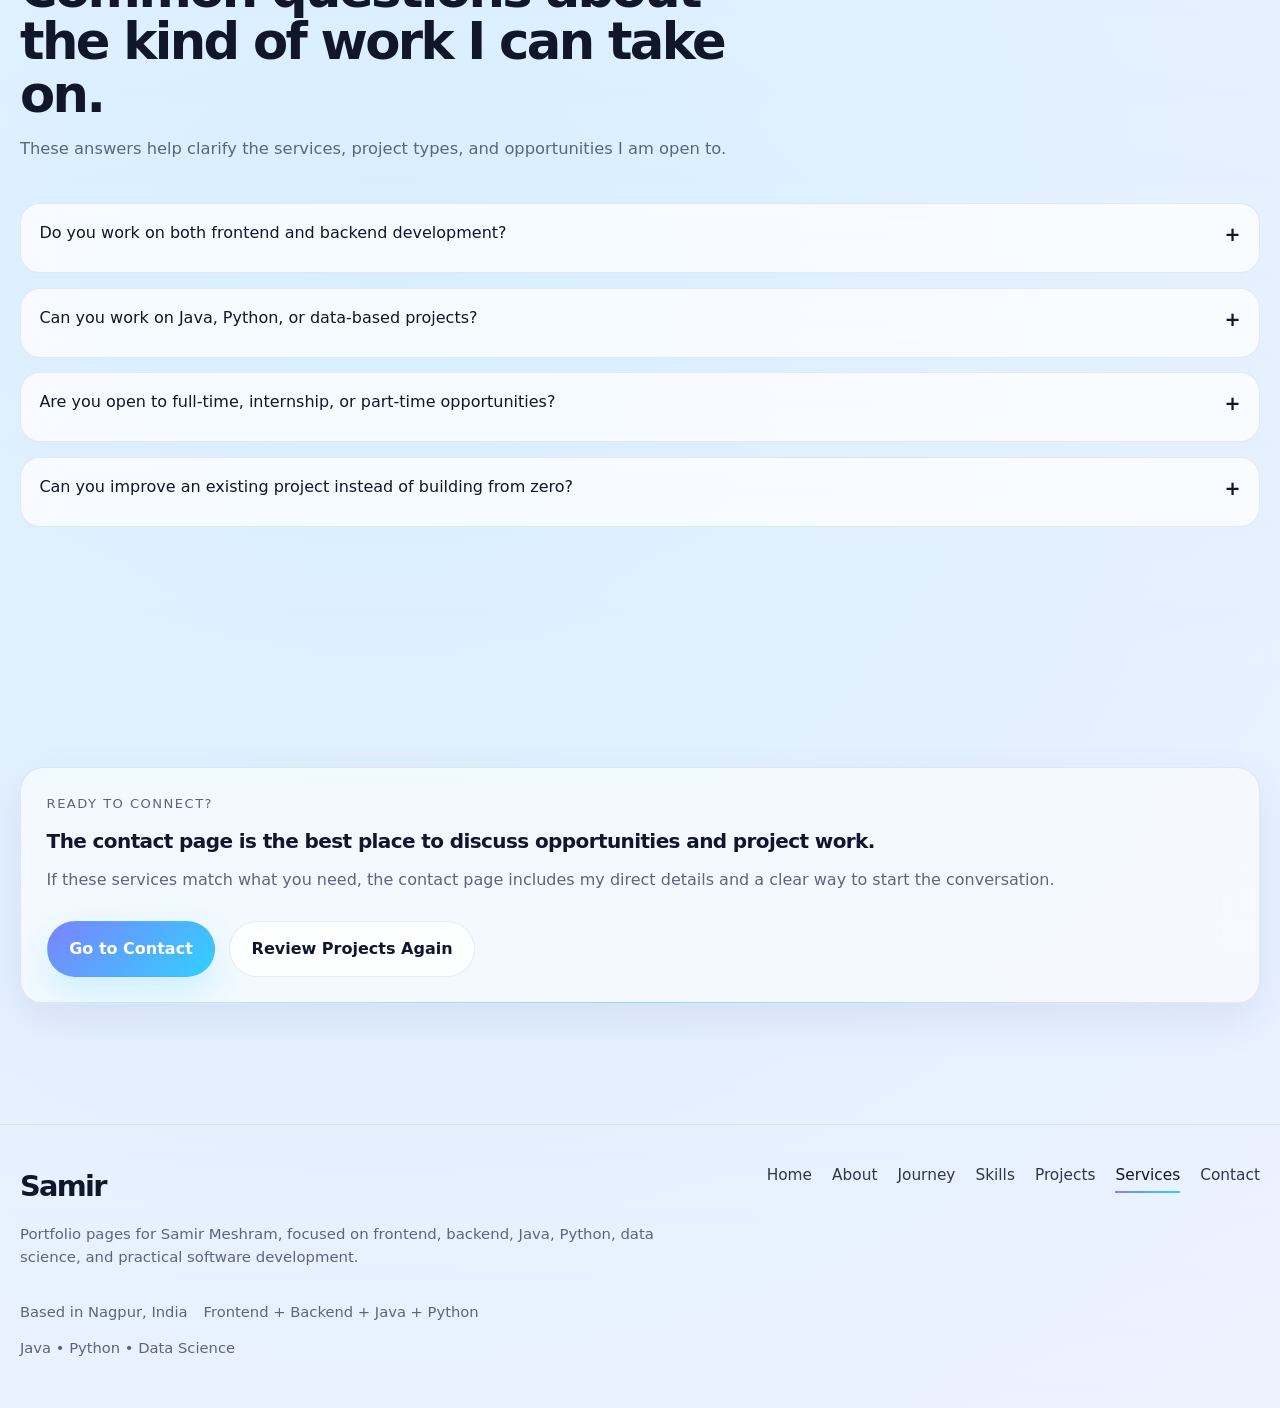
<file: services.html>
<!doctype html>
<html lang="en" data-theme="dark">
  <head>
    <meta charset="UTF-8" />
    <meta name="viewport" content="width=device-width, initial-scale=1.0" />

    <title>Services by Samir Meshram | Full Stack Developer</title>

    <meta
      name="description"
      content="Explore services by Samir Meshram including frontend, backend, full stack development, Python, Java, and data science based project solutions."
    />

    <meta
      name="keywords"
      content="Samir Meshram Services, Samir Meshram, Full Stack Developer, Frontend Developer, Backend Developer, Python Developer, Java Developer, Data Science Services, Web Development"
    />

    <meta name="author" content="Samir Meshram" />
    <meta name="robots" content="index, follow" />
    <meta name="theme-color" content="#0b1020" />

    <link rel="canonical" href="https://samirmeshram.in/services.html" />
    <link rel="stylesheet" href="services.css" />

    <meta property="og:type" content="website" />
    <meta property="og:url" content="https://samirmeshram.in/services.html" />
    <meta
      property="og:title"
      content="Services by Samir Meshram | Full Stack Developer"
    />
    <meta
      property="og:description"
      content="Explore services by Samir Meshram including frontend, backend, full stack development, Python, Java, and data science based project solutions."
    />
    <meta property="og:site_name" content="Samir Meshram" />

    <meta name="twitter:card" content="summary_large_image" />
    <meta
      name="twitter:title"
      content="Services by Samir Meshram | Full Stack Developer"
    />
    <meta
      name="twitter:description"
      content="Explore services by Samir Meshram including frontend, backend, full stack development, Python, Java, and data science based project solutions."
    />
  </head>
  <body class="page page--services">
    <div class="page-loader" aria-hidden="true">
      <div class="page-loader__logo">Samir<span></span></div>
      <div class="page-loader__text">Crafting a detailed premium page...</div>
      <div class="page-loader__bar"><span></span></div>
    </div>

    <div class="page-progress" aria-hidden="true"></div>
    <div class="cursor cursor-dot" aria-hidden="true"></div>
    <div class="cursor cursor-ring" aria-hidden="true"></div>
    <div class="noise" aria-hidden="true"></div>
    <button class="back-to-top" aria-label="Back to top"><span>↑</span></button>
    <canvas id="pageCanvas" aria-hidden="true"></canvas>

    <header class="header">
      <nav class="container nav">
        <a
          class="brand magnetic"
          href="index.html"
          aria-label="Go to home page"
        >
          <span class="brand__mark">Samir</span>
          <span class="brand__dot"></span>
        </a>

        <div class="nav__links">
          <a href="index.html">Home</a>
          <a href="about.html">About</a>
          <a href="journey.html">Journey</a>
          <a href="skills.html">Skills</a>
          <a href="projects.html">Projects</a>
          <a href="services.html" class="is-current" aria-current="page"
            >Services</a
          >
          <a href="contact.html">Contact</a>
        </div>

        <div class="nav__actions">
          <button
            class="theme-toggle magnetic"
            id="themeToggle"
            aria-label="Toggle theme"
          >
            <span class="theme-toggle__sun">☀</span>
            <span class="theme-toggle__moon">☾</span>
          </button>
          <a
            class="button button--tiny button--ghost magnetic desktop-only"
            href="contact.html"
            >Let's Talk</a
          >
          <button
            class="menu-toggle"
            id="menuToggle"
            aria-label="Open menu"
            aria-expanded="false"
            aria-controls="mobileMenu"
          >
            <span></span>
            <span></span>
            <span></span>
          </button>
        </div>
      </nav>

      <div class="mobile-menu" id="mobileMenu" aria-hidden="true">
        <a href="index.html">Home</a>
        <a href="about.html">About</a>
        <a href="journey.html">Journey</a>
        <a href="skills.html">Skills</a>
        <a href="projects.html">Projects</a>
        <a href="services.html" class="is-current" aria-current="page"
          >Services</a
        >
        <a href="contact.html">Contact</a>
      </div>
    </header>

    <main>
      <section class="page-hero">
        <div class="page-hero__glow"></div>
        <div class="container page-hero__grid">
          <div class="page-hero__content reveal">
            <div class="eyebrow">Services • Skills • Opportunities</div>
            <h1>
              Services that turn frontend, backend, and problem solving into
              <span class="gradient-text">real working solutions</span>.
            </h1>
            <p class="page-hero__lead">
              These services reflect the kind of work I do best: frontend
              development, backend development, full stack web applications,
              Java and Python projects, and practical data-driven solutions.
            </p>
            <div class="hero-actions">
              <a class="button button--primary magnetic" href="contact.html"
                >Continue to Contact</a
              >
              <a class="button button--ghost magnetic" href="index.html"
                >Back to Home Overview</a
              >
            </div>
            <div class="hero-metrics">
              <article class="stat-card magnetic">
                <strong><span data-counter="6">6</span></strong>
                <span>Core service tracks I currently offer</span>
              </article>
              <article class="stat-card magnetic">
                <strong><span data-counter="3">3</span></strong>
                <span>Ways I am open to work</span>
              </article>
              <article class="stat-card magnetic">
                <strong><span data-counter="5">5</span>+</strong>
                <span>Delivery phases from idea to completion</span>
              </article>
              <article class="stat-card magnetic">
                <strong><span data-counter="100">100</span>%</strong>
                <span>Focus on practical and custom solutions</span>
              </article>
            </div>
          </div>

          <div class="page-hero__visual reveal">
            <div class="showcase-card service-stack magnetic">
              <div class="card__eyebrow">Service focus</div>
              <h3 class="card__title">
                A service model built around real projects, clean execution, and
                practical development.
              </h3>
              <p>
                This is where frontend development, backend systems, Java,
                Python, and real project building come together in one practical
                workflow.
              </p>
              <div class="service-stack__grid">
                <span class="pill">Frontend development</span>
                <span class="pill">Backend development</span>
                <span class="pill">Full stack apps</span>
                <span class="pill">Java projects</span>
                <span class="pill">Python solutions</span>
                <span class="pill">Data science</span>
              </div>
            </div>
          </div>
        </div>
      </section>

      <section class="section">
        <div class="container">
          <div class="section-heading reveal">
            <div class="section-heading__kicker">Core Services</div>
            <h2>
              The services are structured around the kind of work I actually do
              across frontend, backend, and practical software development.
            </h2>
            <p>
              I am most useful on projects that need clean user interfaces,
              strong backend logic, real functionality, and problem-solving
              through full stack, Java, Python, and data-focused development.
            </p>
          </div>

          <div class="card-grid card-grid--3 service-grid">
            <article class="card magnetic reveal">
              <div class="card__eyebrow">01</div>
              <h3 class="card__title">Frontend development</h3>
              <p>
                Responsive websites, clean user interfaces, modern layouts, and
                user-friendly frontend experiences built with practical
                implementation in mind.
              </p>
            </article>
            <article class="card magnetic reveal">
              <div class="card__eyebrow">02</div>
              <h3 class="card__title">Backend development</h3>
              <p>
                Backend logic, authentication flows, REST APIs, database
                handling, and scalable server-side systems for real working
                applications.
              </p>
            </article>
            <article class="card magnetic reveal">
              <div class="card__eyebrow">03</div>
              <h3 class="card__title">Full stack web applications</h3>
              <p>
                Complete applications that combine frontend, backend, APIs, and
                databases into one connected and practical product.
              </p>
            </article>
            <article class="card magnetic reveal">
              <div class="card__eyebrow">04</div>
              <h3 class="card__title">Java and Python projects</h3>
              <p>
                Project development using Java and Python for backend systems,
                automation tools, academic work, and problem-solving based
                applications.
              </p>
            </article>
            <article class="card magnetic reveal">
              <div class="card__eyebrow">05</div>
              <h3 class="card__title">API integration and database work</h3>
              <p>
                Integration of third-party services, data handling, form flows,
                authentication systems, and backend connectivity.
              </p>
            </article>
            <article class="card magnetic reveal">
              <div class="card__eyebrow">06</div>
              <h3 class="card__title">Data science and smart solutions</h3>
              <p>
                Data-focused projects, Python-based processing tools, automation
                ideas, and practical solutions connected to real-world use
                cases.
              </p>
            </article>
          </div>
        </div>
      </section>

      <section class="section section--muted">
        <div class="container">
          <div class="section-heading reveal">
            <div class="section-heading__kicker">Work Options</div>
            <h2>
              These are the kinds of opportunities I am currently open to.
            </h2>
            <p>
              I am open to full-time roles, internship opportunities, part-time
              work, and project-based collaboration depending on the scope.
            </p>
          </div>

          <div class="card-grid card-grid--3 engagement-grid">
            <article class="panel magnetic reveal">
              <h3 class="panel__title">Full-time opportunities</h3>
              <p>
                I am open to full-time roles where I can contribute across
                frontend, backend, full stack development, and project building.
              </p>
            </article>
            <article class="panel magnetic reveal">
              <h3 class="panel__title">Internship and part-time work</h3>
              <p>
                I am also open to internship and part-time opportunities that
                help me contribute, learn, and grow through real development
                work.
              </p>
            </article>
            <article class="panel magnetic reveal">
              <h3 class="panel__title">Project-based collaboration</h3>
              <p>
                I can work on academic, freelance, and practical software
                projects that need frontend, backend, Java, Python, or
                data-based solutions.
              </p>
            </article>
          </div>
        </div>
      </section>

      <section class="section">
        <div class="container">
          <div class="section-heading reveal">
            <div class="section-heading__kicker">Project Direction</div>
            <h2>
              Use this section as a simple guide for the kind of project support
              you may need.
            </h2>
            <p>
              This is not a final quote tool. It simply helps describe project
              type, scope, and support level in a more structured way.
            </p>
          </div>

          <div class="estimator-grid reveal">
            <form class="estimator-form panel" id="serviceEstimator">
              <label>
                Project type
                <select id="estimateType" name="type">
                  <option value="portfolio">
                    Frontend website or portfolio
                  </option>
                  <option value="saas">
                    Backend or admin dashboard project
                  </option>
                  <option value="platform">Full stack web application</option>
                  <option value="refresh">Existing project improvement</option>
                </select>
              </label>

              <label>
                Scope depth
                <select id="estimateScope" name="scope">
                  <option value="starter">Basic</option>
                  <option value="growth">Intermediate</option>
                  <option value="flagship">Advanced</option>
                </select>
              </label>

              <label>
                Timeline pressure
                <select id="estimateTimeline" name="timeline">
                  <option value="standard">Standard timeline</option>
                  <option value="fast">Fast delivery</option>
                  <option value="intensive">Urgent work</option>
                </select>
              </label>

              <fieldset>
                <legend>Add-ons</legend>
                <label
                  ><input type="checkbox" name="addons" value="branding" />
                  Frontend UI support</label
                >
                <label
                  ><input type="checkbox" name="addons" value="cms" /> Admin
                  panel or backend support</label
                >
                <label
                  ><input type="checkbox" name="addons" value="analytics" /> API
                  or database integration</label
                >
                <label
                  ><input type="checkbox" name="addons" value="motion" /> Java,
                  Python, or data-related work</label
                >
              </fieldset>
            </form>

            <article
              class="estimate-result showcase-card magnetic"
              id="estimateResult"
              aria-live="polite"
            >
              <div class="card__eyebrow">Suggested direction</div>
              <h3 class="card__title">
                Select project options to get a simple direction.
              </h3>
              <p>
                The recommendation will update here with a rough support level,
                likely project type, and notes about complexity.
              </p>
              <div class="drawer__meta" id="estimateTags"></div>
            </article>
          </div>
        </div>
      </section>

      <section class="section section--muted">
        <div class="container">
          <div class="section-heading reveal">
            <div class="section-heading__kicker">Service Levels</div>
            <h2>
              Three simple service levels based on project size and complexity.
            </h2>
            <p>
              These are flexible working levels that help explain the type of
              support a project may require.
            </p>
          </div>

          <div class="card-grid card-grid--3 package-grid">
            <article class="card magnetic reveal">
              <div class="card__eyebrow">Basic</div>
              <h3 class="card__title">Frontend or small project support</h3>
              <p>
                Best for smaller websites, frontend pages, UI updates, academic
                tasks, or focused development work.
              </p>
              <ul class="list-check">
                <li>Frontend implementation</li>
                <li>Responsive layouts</li>
                <li>Clean structure</li>
                <li>Basic project support</li>
              </ul>
            </article>

            <article class="card magnetic reveal">
              <div class="card__eyebrow">Standard</div>
              <h3 class="card__title">Backend and full stack project work</h3>
              <p>
                Best for practical applications that need frontend, backend,
                APIs, authentication, and database integration.
              </p>
              <ul class="list-check">
                <li>Frontend and backend work</li>
                <li>REST API integration</li>
                <li>Database connectivity</li>
                <li>Project improvement support</li>
              </ul>
            </article>

            <article class="card magnetic reveal">
              <div class="card__eyebrow">Advanced</div>
              <h3 class="card__title">
                Java, Python, and data-based solutions
              </h3>
              <p>
                Built for more advanced projects that need backend logic,
                automation, document processing, or data-focused workflows.
              </p>
              <ul class="list-check">
                <li>Java and Python development</li>
                <li>Automation and tools</li>
                <li>Data-driven solutions</li>
                <li>Complex project support</li>
              </ul>
            </article>
          </div>
        </div>
      </section>

      <section class="section">
        <div class="container">
          <div class="section-heading reveal">
            <div class="section-heading__kicker">Process</div>
            <h2>
              The working process is simple, practical, and built to keep
              projects clear.
            </h2>
            <p>
              Good project work becomes easier when the steps are visible,
              structured, and easy to understand from start to finish.
            </p>
          </div>

          <div class="card-grid card-grid--3 process-grid">
            <article class="panel magnetic reveal">
              <h3 class="panel__title">01 • Understand the requirement</h3>
              <p>
                Start by understanding the project goal, the main problem, and
                what kind of result is expected.
              </p>
            </article>
            <article class="panel magnetic reveal">
              <h3 class="panel__title">02 • Plan the structure</h3>
              <p>
                Decide the right frontend, backend, data flow, and overall
                project structure before deeper implementation.
              </p>
            </article>
            <article class="panel magnetic reveal">
              <h3 class="panel__title">03 • Build the main features</h3>
              <p>
                Develop the core functionality with clean code, working logic,
                and practical implementation.
              </p>
            </article>
            <article class="panel magnetic reveal">
              <h3 class="panel__title">04 • Improve and refine</h3>
              <p>
                Refine user experience, responsiveness, backend logic, and
                overall project quality after the core build is ready.
              </p>
            </article>
            <article class="panel magnetic reveal">
              <h3 class="panel__title">05 • Test and verify</h3>
              <p>
                Check the project carefully for functionality, consistency, and
                better reliability before final delivery.
              </p>
            </article>
            <article class="panel magnetic reveal">
              <h3 class="panel__title">06 • Deliver and support</h3>
              <p>
                Complete the project in a usable form and improve it further if
                updates, fixes, or extensions are needed.
              </p>
            </article>
          </div>
        </div>
      </section>

      <section class="section section--muted">
        <div class="container">
          <div class="section-heading reveal">
            <div class="section-heading__kicker">FAQ</div>
            <h2>Common questions about the kind of work I can take on.</h2>
            <p>
              These answers help clarify the services, project types, and
              opportunities I am open to.
            </p>
          </div>

          <div class="faq-list reveal">
            <article class="faq-item">
              <button class="faq-question magnetic" type="button">
                <span
                  >Do you work on both frontend and backend development?</span
                >
                <strong>+</strong>
              </button>
              <div class="faq-answer">
                <p>
                  Yes. I work on both frontend and backend development, and I am
                  comfortable building full stack applications with connected
                  logic.
                </p>
              </div>
            </article>
            <article class="faq-item">
              <button class="faq-question magnetic" type="button">
                <span
                  >Can you work on Java, Python, or data-based projects?</span
                >
                <strong>+</strong>
              </button>
              <div class="faq-answer">
                <p>
                  Yes. I also work on Java projects, Python-based solutions,
                  document processing tools, and data science related work.
                </p>
              </div>
            </article>
            <article class="faq-item">
              <button class="faq-question magnetic" type="button">
                <span
                  >Are you open to full-time, internship, or part-time
                  opportunities?</span
                >
                <strong>+</strong>
              </button>
              <div class="faq-answer">
                <p>
                  Yes. I am currently open to full-time roles, internships,
                  part-time work, and project-based opportunities.
                </p>
              </div>
            </article>
            <article class="faq-item">
              <button class="faq-question magnetic" type="button">
                <span
                  >Can you improve an existing project instead of building from
                  zero?</span
                >
                <strong>+</strong>
              </button>
              <div class="faq-answer">
                <p>
                  Yes. I can work on both new projects and existing projects
                  that need frontend changes, backend improvements, or better
                  overall functionality.
                </p>
              </div>
            </article>
          </div>
        </div>
      </section>

      <section class="section">
        <div class="container">
          <div class="showcase-card services-cta reveal">
            <div class="card__eyebrow">Ready to connect?</div>
            <h2 class="card__title">
              The contact page is the best place to discuss opportunities and
              project work.
            </h2>
            <p>
              If these services match what you need, the contact page includes
              my direct details and a clear way to start the conversation.
            </p>
            <div class="hero-actions">
              <a class="button button--primary magnetic" href="contact.html"
                >Go to Contact</a
              >
              <a class="button button--ghost magnetic" href="projects.html"
                >Review Projects Again</a
              >
            </div>
          </div>
        </div>
      </section>
    </main>

    <footer class="footer">
      <div class="container footer__inner">
        <div class="footer__brand">
          <a class="brand" href="index.html">
            <span class="brand__mark">Samir</span>
            <span class="brand__dot"></span>
          </a>
          <p class="copy-note">
            Portfolio pages for Samir Meshram, focused on frontend, backend,
            Java, Python, data science, and practical software development.
          </p>
          <div class="footer__meta">
            <span>Based in Nagpur, India</span>
            <span>Frontend + Backend + Java + Python</span>
            <span>Java • Python • Data Science</span>
          </div>
        </div>

        <div class="footer__links">
          <a href="index.html">Home</a>
          <a href="about.html">About</a>
          <a href="journey.html">Journey</a>
          <a href="skills.html">Skills</a>
          <a href="projects.html">Projects</a>
          <a href="services.html" class="is-current">Services</a>
          <a href="contact.html">Contact</a>
        </div>
      </div>
    </footer>

    <script src="services.js"></script>
  </body>
</html>
</file>
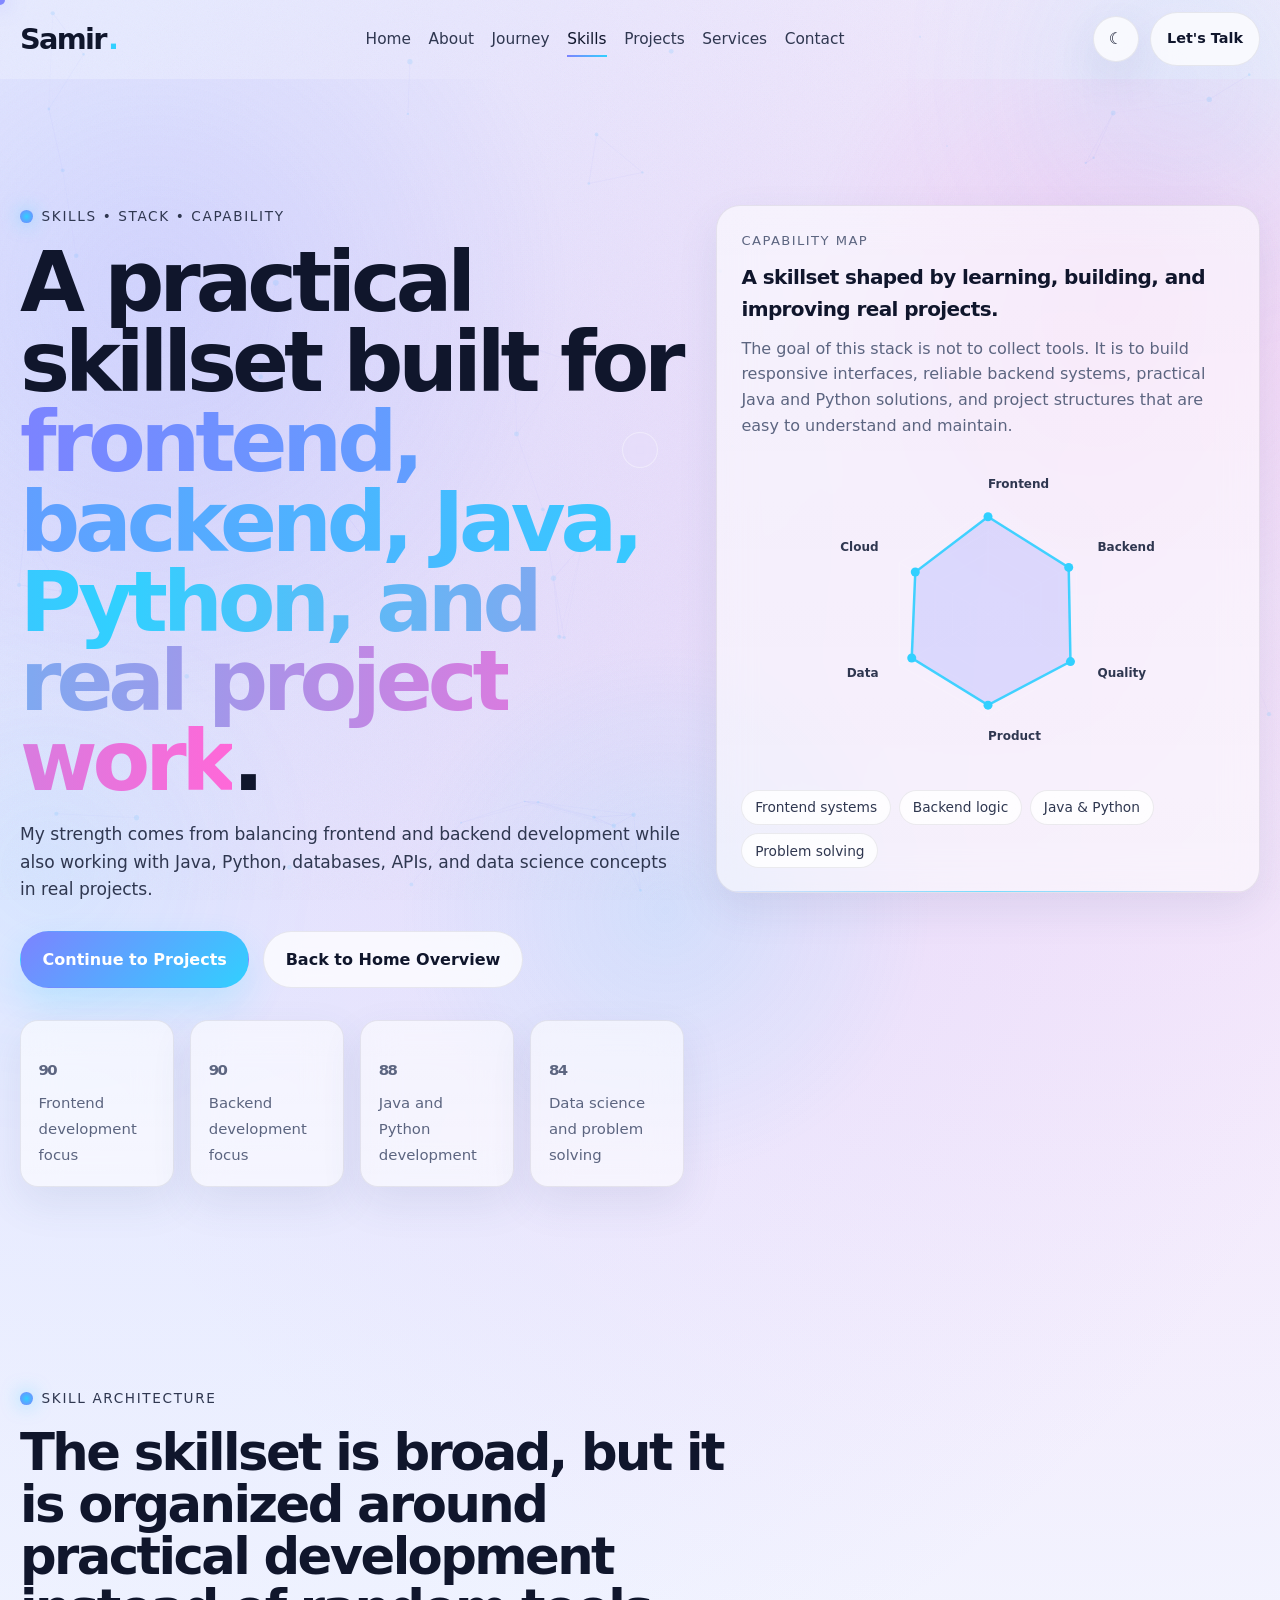
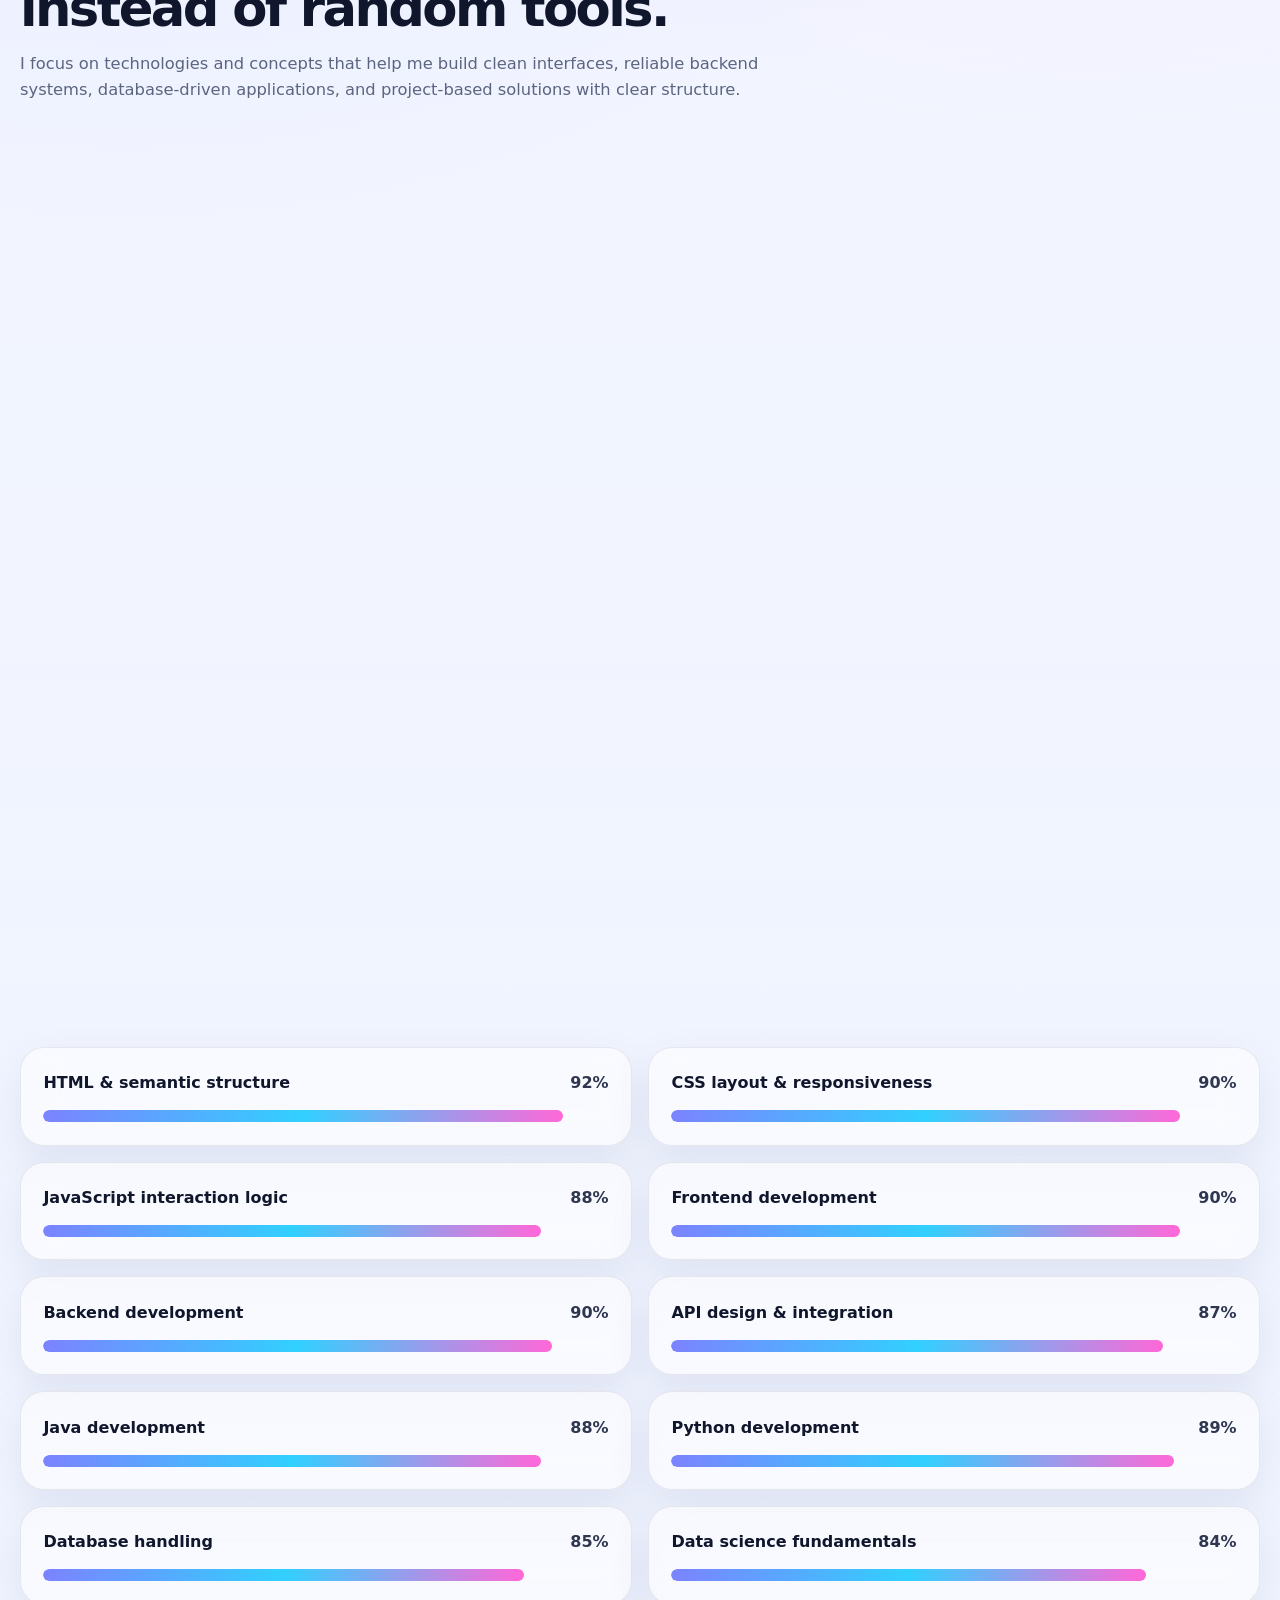
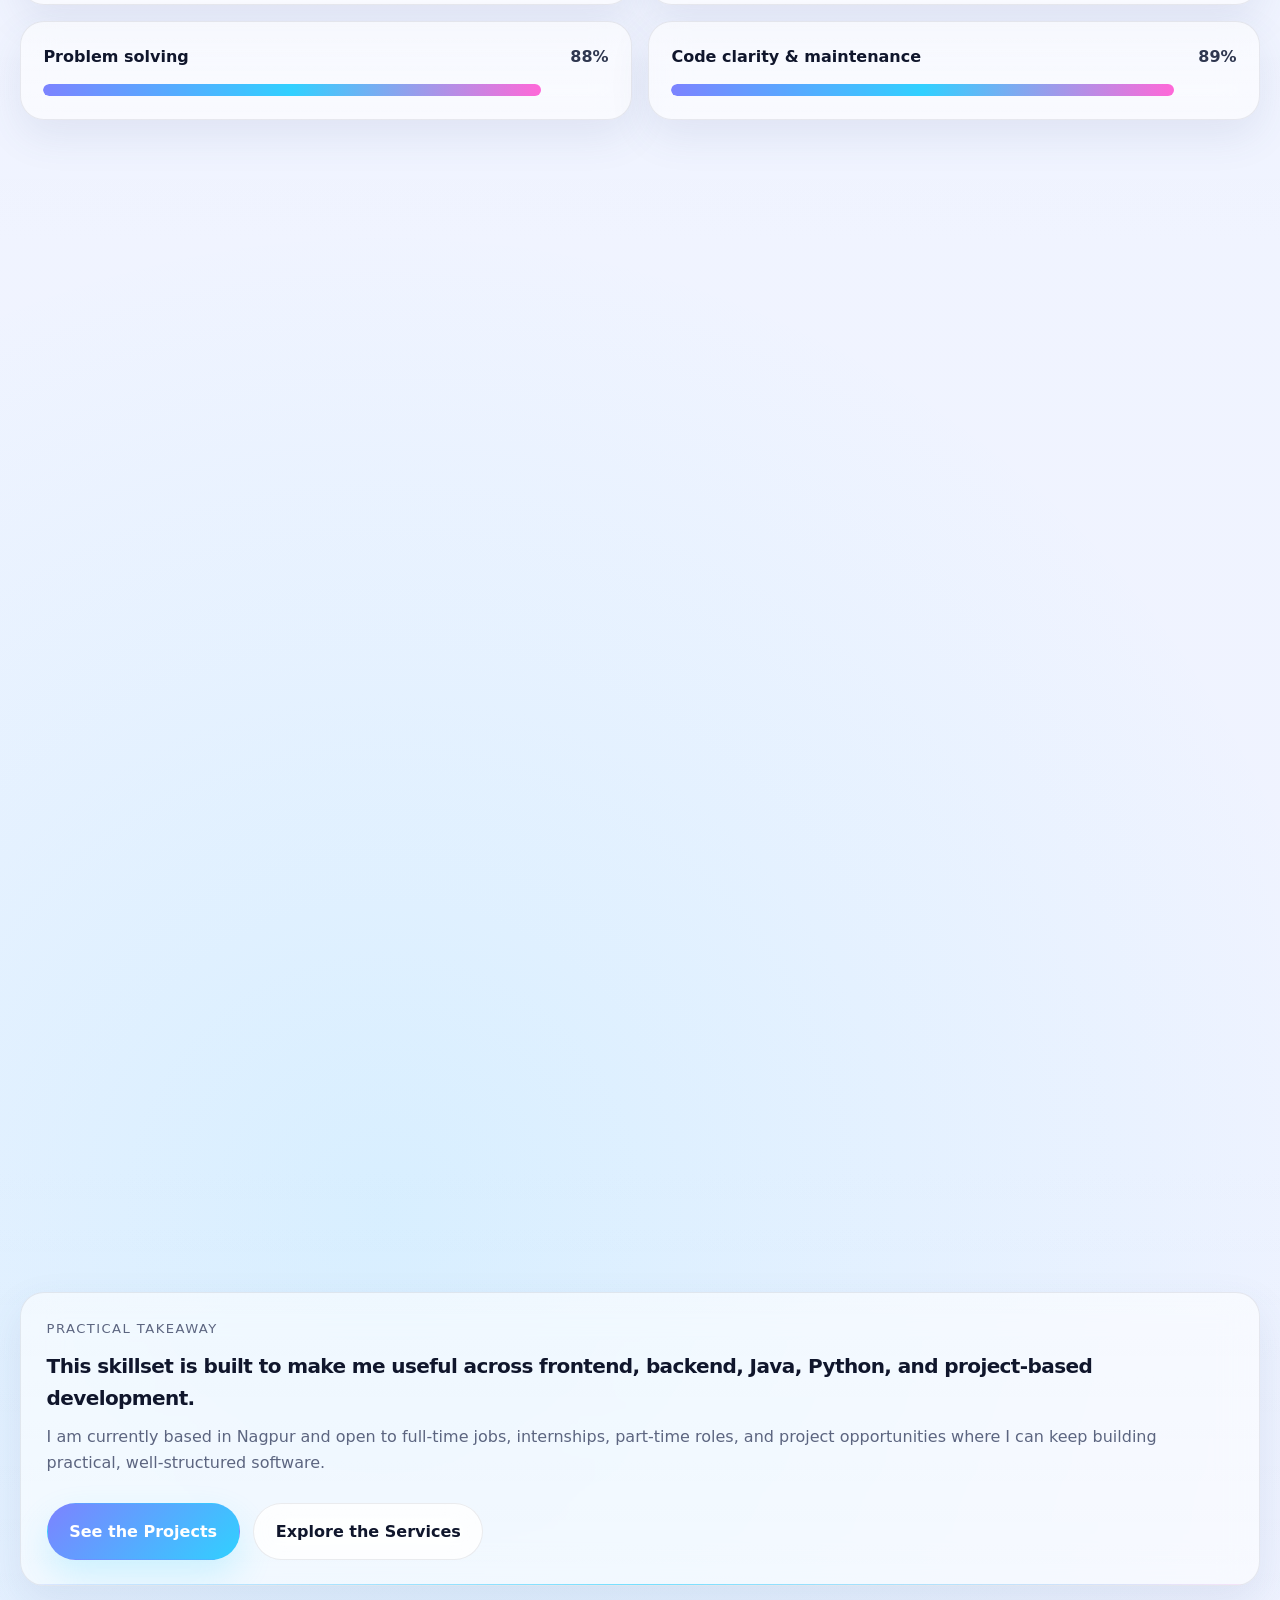
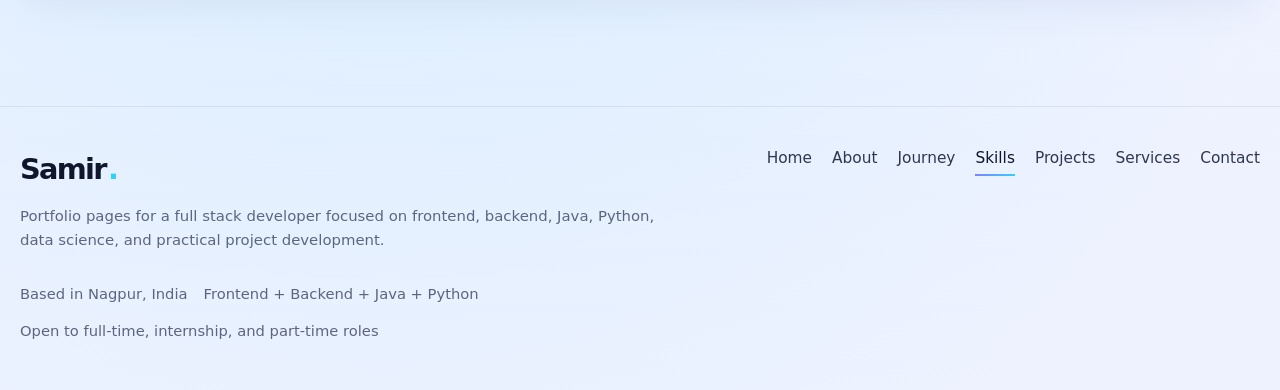
<file: skills.html>
<!doctype html>
<html lang="en" data-theme="dark">
  <head>
    <meta charset="UTF-8" />
    <meta name="viewport" content="width=device-width, initial-scale=1.0" />

    <title>Skills of Samir Meshram | Full Stack Developer</title>

    <meta
      name="description"
      content="Explore the skills of Samir Meshram in frontend, backend, Java, Python, data science, and practical full stack development."
    />

    <meta
      name="keywords"
      content="Samir Meshram Skills, Samir Meshram, Full Stack Developer, Frontend Skills, Backend Skills, Python Skills, Java Skills, Data Science Skills, Web Development"
    />

    <meta name="author" content="Samir Meshram" />
    <meta name="robots" content="index, follow" />
    <meta name="theme-color" content="#0b1020" />

    <link rel="canonical" href="https://samirmeshram.in/skills.html" />
    <link rel="stylesheet" href="skills.css" />

    <meta property="og:type" content="website" />
    <meta property="og:url" content="https://samirmeshram.in/skills.html" />
    <meta
      property="og:title"
      content="Skills of Samir Meshram | Full Stack Developer"
    />
    <meta
      property="og:description"
      content="Explore the skills of Samir Meshram in frontend, backend, Java, Python, data science, and practical full stack development."
    />
    <meta property="og:site_name" content="Samir Meshram" />

    <meta name="twitter:card" content="summary_large_image" />
    <meta
      name="twitter:title"
      content="Skills of Samir Meshram | Full Stack Developer"
    />
    <meta
      name="twitter:description"
      content="Explore the skills of Samir Meshram in frontend, backend, Java, Python, data science, and practical full stack development."
    />
  </head>
  <body class="page page--skills">
    <div class="page-loader" aria-hidden="true">
      <div class="page-loader__logo">Samir<span>.</span></div>
      <div class="page-loader__text">Crafting a detailed premium page...</div>
      <div class="page-loader__bar"><span></span></div>
    </div>

    <div class="page-progress" aria-hidden="true"></div>
    <div class="cursor cursor-dot" aria-hidden="true"></div>
    <div class="cursor cursor-ring" aria-hidden="true"></div>
    <div class="noise" aria-hidden="true"></div>
    <button class="back-to-top" aria-label="Back to top"><span>↑</span></button>
    <canvas id="pageCanvas" aria-hidden="true"></canvas>

    <header class="header">
      <nav class="container nav">
        <a
          class="brand magnetic"
          href="index.html"
          aria-label="Go to home page"
        >
          <span class="brand__mark">Samir</span>
          <span class="brand__dot">.</span>
        </a>

        <div class="nav__links">
          <a href="index.html">Home</a>
          <a href="about.html">About</a>
          <a href="journey.html">Journey</a>
          <a href="skills.html" class="is-current" aria-current="page"
            >Skills</a
          >
          <a href="projects.html">Projects</a>
          <a href="services.html">Services</a>
          <a href="contact.html">Contact</a>
        </div>

        <div class="nav__actions">
          <button
            class="theme-toggle magnetic"
            id="themeToggle"
            aria-label="Toggle theme"
          >
            <span class="theme-toggle__sun">☀</span>
            <span class="theme-toggle__moon">☾</span>
          </button>
          <a
            class="button button--tiny button--ghost magnetic desktop-only"
            href="contact.html"
            >Let's Talk</a
          >
          <button
            class="menu-toggle"
            id="menuToggle"
            aria-label="Open menu"
            aria-expanded="false"
            aria-controls="mobileMenu"
          >
            <span></span>
            <span></span>
            <span></span>
          </button>
        </div>
      </nav>

      <div class="mobile-menu" id="mobileMenu" aria-hidden="true">
        <a href="index.html">Home</a>
        <a href="about.html">About</a>
        <a href="journey.html">Journey</a>
        <a href="skills.html" class="is-current" aria-current="page">Skills</a>
        <a href="projects.html">Projects</a>
        <a href="services.html">Services</a>
        <a href="contact.html">Contact</a>
      </div>
    </header>

    <main>
      <section class="page-hero">
        <div class="page-hero__glow"></div>
        <div class="container page-hero__grid">
          <div class="page-hero__content reveal">
            <div class="eyebrow">Skills • Stack • Capability</div>
            <h1>
              A practical skillset built for
              <span class="gradient-text"
                >frontend, backend, Java, Python, and real project work</span
              >.
            </h1>
            <p class="page-hero__lead">
              My strength comes from balancing frontend and backend development
              while also working with Java, Python, databases, APIs, and data
              science concepts in real projects.
            </p>
            <div class="hero-actions">
              <a class="button button--primary magnetic" href="projects.html"
                >Continue to Projects</a
              >
              <a class="button button--ghost magnetic" href="index.html"
                >Back to Home Overview</a
              >
            </div>
            <div class="hero-metrics">
              <article class="stat-card magnetic">
                <strong><span data-counter="90">90</span></strong>
                <span>Frontend development focus</span>
              </article>
              <article class="stat-card magnetic">
                <strong><span data-counter="90">90</span></strong>
                <span>Backend development focus</span>
              </article>
              <article class="stat-card magnetic">
                <strong><span data-counter="88">88</span></strong>
                <span>Java and Python development</span>
              </article>
              <article class="stat-card magnetic">
                <strong><span data-counter="84">84</span></strong>
                <span>Data science and problem solving</span>
              </article>
            </div>
          </div>

          <div class="page-hero__visual reveal">
            <div class="showcase-card radar-shell magnetic">
              <div class="card__eyebrow">Capability map</div>
              <h3 class="card__title">
                A skillset shaped by learning, building, and improving real
                projects.
              </h3>
              <p>
                The goal of this stack is not to collect tools. It is to build
                responsive interfaces, reliable backend systems, practical Java
                and Python solutions, and project structures that are easy to
                understand and maintain.
              </p>
              <canvas
                id="radarCanvas"
                width="520"
                height="420"
                aria-label="Skill radar chart"
              ></canvas>
              <div class="card__meta">
                <span class="pill">Frontend systems</span>
                <span class="pill">Backend logic</span>
                <span class="pill">Java & Python</span>
                <span class="pill">Problem solving</span>
              </div>
            </div>
          </div>
        </div>
      </section>

      <section class="section">
        <div class="container">
          <div class="section-heading reveal">
            <div class="section-heading__kicker">Skill Architecture</div>
            <h2>
              The skillset is broad, but it is organized around practical
              development instead of random tools.
            </h2>
            <p>
              I focus on technologies and concepts that help me build clean
              interfaces, reliable backend systems, database-driven
              applications, and project-based solutions with clear structure.
            </p>
          </div>

          <div class="skill-tabs reveal">
            <div
              class="skill-tabs__controls"
              role="tablist"
              aria-label="Skill categories"
            >
              <button
                class="tab-button is-active magnetic"
                type="button"
                data-tab="frontend"
                role="tab"
                aria-selected="true"
              >
                Frontend Systems
              </button>
              <button
                class="tab-button magnetic"
                type="button"
                data-tab="backend"
                role="tab"
                aria-selected="false"
              >
                Backend Logic
              </button>
              <button
                class="tab-button magnetic"
                type="button"
                data-tab="cloud"
                role="tab"
                aria-selected="false"
              >
                Java Development
              </button>
              <button
                class="tab-button magnetic"
                type="button"
                data-tab="data"
                role="tab"
                aria-selected="false"
              >
                Python & Data
              </button>
              <button
                class="tab-button magnetic"
                type="button"
                data-tab="product"
                role="tab"
                aria-selected="false"
              >
                Product & UX
              </button>
              <button
                class="tab-button magnetic"
                type="button"
                data-tab="quality"
                role="tab"
                aria-selected="false"
              >
                Quality Systems
              </button>
            </div>

            <div class="tab-panels">
              <article
                class="tab-panel is-active showcase-card"
                data-panel="frontend"
                role="tabpanel"
              >
                <div class="card__eyebrow">Frontend Systems</div>
                <h3 class="card__title">
                  Responsive interfaces with clean structure, clarity, and
                  practical user experience
                </h3>
                <p>
                  I build frontend experiences that focus on semantic structure,
                  clean styling, responsive layout behavior, and user-friendly
                  interaction patterns that work well across devices.
                </p>
                <ul class="list-check">
                  <li>
                    Semantic HTML, CSS structure, and JavaScript interactions
                    with practical project-based implementation.
                  </li>
                  <li>
                    Responsive layouts, clean UI sections, and frontend
                    structure that stays understandable and maintainable.
                  </li>
                  <li>
                    Attention to clarity, usability, and balanced frontend
                    presentation instead of unnecessary complexity.
                  </li>
                </ul>
              </article>

              <article
                class="tab-panel showcase-card"
                data-panel="backend"
                role="tabpanel"
              >
                <div class="card__eyebrow">Backend Logic</div>
                <h3 class="card__title">
                  APIs, authentication, database handling, and maintainable
                  server-side thinking
                </h3>
                <p>
                  On the backend side, I focus on clean logic, authentication
                  flows, request handling, validation, database connectivity,
                  and application structure that supports real project use
                  cases.
                </p>
                <ul class="list-check">
                  <li>
                    REST API thinking, auth flows, protected routes, validation,
                    and structured server-side logic.
                  </li>
                  <li>
                    Database operations and data handling that support frontend
                    integration and complete application flow.
                  </li>
                  <li>
                    Backend development with attention to clarity,
                    maintainability, and practical scalability.
                  </li>
                </ul>
              </article>

              <article
                class="tab-panel showcase-card"
                data-panel="cloud"
                role="tabpanel"
              >
                <div class="card__eyebrow">Java Development</div>
                <h3 class="card__title">
                  Java problem solving, application logic, and backend-oriented
                  development practice
                </h3>
                <p>
                  Java is one of my core development areas. I use it for problem
                  solving, programming fundamentals, application logic, and
                  backend-oriented development learning and practice.
                </p>
                <ul class="list-check">
                  <li>
                    Strong interest in Java programming, OOP concepts,
                    structured coding, and logic building.
                  </li>
                  <li>
                    Comfort with writing clean Java code for practical
                    development and academic project work.
                  </li>
                  <li>
                    Focus on clear structure, reusable logic, and
                    backend-oriented programming fundamentals.
                  </li>
                </ul>
              </article>

              <article
                class="tab-panel showcase-card"
                data-panel="data"
                role="tabpanel"
              >
                <div class="card__eyebrow">Python & Data</div>
                <h3 class="card__title">
                  Python development, automation, document tools, and data
                  science foundations
                </h3>
                <p>
                  Python is one of my strongest practical tools. I have used it
                  for automation-style tools, PDF projects, subtitle generation,
                  and problem-solving work connected to my Computer Science and
                  Engineering (Data Science) background.
                </p>
                <ul class="list-check">
                  <li>
                    Python development for real projects including document
                    processing, conversion tools, and workflow utilities.
                  </li>
                  <li>
                    Data science awareness shaped by my B.Tech in Computer
                    Science and Engineering (Data Science).
                  </li>
                  <li>
                    Problem solving, data handling, and project-based Python
                    work that connects coding with practical results.
                  </li>
                </ul>
              </article>

              <article
                class="tab-panel showcase-card"
                data-panel="product"
                role="tabpanel"
              >
                <div class="card__eyebrow">Product & UX</div>
                <h3 class="card__title">
                  Turning ideas into usable interfaces, practical project flows,
                  and clear structure
                </h3>
                <p>
                  I do not only focus on code. I also think about how users move
                  through a page, how information should be shown, and how
                  frontend and backend decisions work together inside a complete
                  project.
                </p>
                <ul class="list-check">
                  <li>
                    Clean information flow, practical layout hierarchy, and
                    balanced frontend-backend thinking.
                  </li>
                  <li>
                    Ability to turn broad ideas into organized pages, sections,
                    and useful product structure.
                  </li>
                  <li>
                    Focus on real usability, practical implementation, and clear
                    project direction.
                  </li>
                </ul>
              </article>

              <article
                class="tab-panel showcase-card"
                data-panel="quality"
                role="tabpanel"
              >
                <div class="card__eyebrow">Quality Systems</div>
                <h3 class="card__title">
                  Performance, readability, maintainability, and code quality as
                  a repeatable standard
                </h3>
                <p>
                  Strong projects feel reliable when the code is clean, the
                  layout is readable, the logic is maintainable, and the overall
                  structure makes future improvement easier.
                </p>
                <ul class="list-check">
                  <li>
                    Readable code, maintainable structure, and practical naming
                    across frontend and backend work.
                  </li>
                  <li>
                    Performance awareness, responsive behavior, and clean
                    structure for better project quality.
                  </li>
                  <li>
                    Attention to project clarity so future updates and
                    improvements stay manageable.
                  </li>
                </ul>
              </article>
            </div>
          </div>
        </div>
      </section>

      <section class="section section--muted">
        <div class="container">
          <div class="section-heading reveal">
            <div class="section-heading__kicker">Capability Depth</div>
            <h2>
              A realistic view of the areas where my confidence is strongest.
            </h2>
            <p>
              These percentages are meant to show practical confidence across
              the areas I use most in projects, with equal importance given to
              both frontend and backend development.
            </p>
          </div>

          <div class="skill-bar-grid">
            <article class="skill-bar-card card magnetic reveal">
              <div class="skill-bar-card__top">
                <h3>HTML & semantic structure</h3>
                <span>92%</span>
              </div>
              <div class="skill-bar"><span data-fill="92"></span></div>
            </article>
            <article class="skill-bar-card card magnetic reveal">
              <div class="skill-bar-card__top">
                <h3>CSS layout & responsiveness</h3>
                <span>90%</span>
              </div>
              <div class="skill-bar"><span data-fill="90"></span></div>
            </article>
            <article class="skill-bar-card card magnetic reveal">
              <div class="skill-bar-card__top">
                <h3>JavaScript interaction logic</h3>
                <span>88%</span>
              </div>
              <div class="skill-bar"><span data-fill="88"></span></div>
            </article>
            <article class="skill-bar-card card magnetic reveal">
              <div class="skill-bar-card__top">
                <h3>Frontend development</h3>
                <span>90%</span>
              </div>
              <div class="skill-bar"><span data-fill="90"></span></div>
            </article>
            <article class="skill-bar-card card magnetic reveal">
              <div class="skill-bar-card__top">
                <h3>Backend development</h3>
                <span>90%</span>
              </div>
              <div class="skill-bar"><span data-fill="90"></span></div>
            </article>
            <article class="skill-bar-card card magnetic reveal">
              <div class="skill-bar-card__top">
                <h3>API design & integration</h3>
                <span>87%</span>
              </div>
              <div class="skill-bar"><span data-fill="87"></span></div>
            </article>
            <article class="skill-bar-card card magnetic reveal">
              <div class="skill-bar-card__top">
                <h3>Java development</h3>
                <span>88%</span>
              </div>
              <div class="skill-bar"><span data-fill="88"></span></div>
            </article>
            <article class="skill-bar-card card magnetic reveal">
              <div class="skill-bar-card__top">
                <h3>Python development</h3>
                <span>89%</span>
              </div>
              <div class="skill-bar"><span data-fill="89"></span></div>
            </article>
            <article class="skill-bar-card card magnetic reveal">
              <div class="skill-bar-card__top">
                <h3>Database handling</h3>
                <span>85%</span>
              </div>
              <div class="skill-bar"><span data-fill="85"></span></div>
            </article>
            <article class="skill-bar-card card magnetic reveal">
              <div class="skill-bar-card__top">
                <h3>Data science fundamentals</h3>
                <span>84%</span>
              </div>
              <div class="skill-bar"><span data-fill="84"></span></div>
            </article>
            <article class="skill-bar-card card magnetic reveal">
              <div class="skill-bar-card__top">
                <h3>Problem solving</h3>
                <span>88%</span>
              </div>
              <div class="skill-bar"><span data-fill="88"></span></div>
            </article>
            <article class="skill-bar-card card magnetic reveal">
              <div class="skill-bar-card__top">
                <h3>Code clarity & maintenance</h3>
                <span>89%</span>
              </div>
              <div class="skill-bar"><span data-fill="89"></span></div>
            </article>
          </div>
        </div>
      </section>

      <section class="section">
        <div class="container">
          <div class="section-heading reveal">
            <div class="section-heading__kicker">Toolbox Lanes</div>
            <h2>
              The tools are grouped by what they help me build in real projects.
            </h2>
            <p>
              I prefer a stack that supports complete delivery: frontend,
              backend, Java, Python, data handling, and project quality across
              the whole development process.
            </p>
          </div>

          <div class="card-grid card-grid--3 tool-lanes">
            <article class="panel magnetic reveal">
              <h3 class="panel__title">Core interface stack</h3>
              <p>
                HTML5, CSS3, JavaScript, responsive layouts, clean UI structure,
                practical web sections, and frontend clarity.
              </p>
            </article>
            <article class="panel magnetic reveal">
              <h3 class="panel__title">Backend and API layer</h3>
              <p>
                Backend logic, REST APIs, authentication, request handling,
                database connectivity, and complete application flow.
              </p>
            </article>
            <article class="panel magnetic reveal">
              <h3 class="panel__title">Java development lane</h3>
              <p>
                Java programming, OOP concepts, logic building, structured code,
                and backend-oriented development practice.
              </p>
            </article>
            <article class="panel magnetic reveal">
              <h3 class="panel__title">Python and project tools</h3>
              <p>
                Python development, automation-style tools, PDF processing,
                subtitle generation, and workflow-based projects.
              </p>
            </article>
            <article class="panel magnetic reveal">
              <h3 class="panel__title">Data and database layer</h3>
              <p>
                MySQL, MongoDB, data handling, schema thinking, project data
                flow, and data science-related understanding.
              </p>
            </article>
            <article class="panel magnetic reveal">
              <h3 class="panel__title">Experience and quality layer</h3>
              <p>
                Readability, maintainable structure, responsive behavior,
                usability, and balanced frontend-backend execution.
              </p>
            </article>
          </div>
        </div>
      </section>

      <section class="section section--muted">
        <div class="container">
          <div class="showcase-card skills-cta reveal">
            <div class="card__eyebrow">Practical takeaway</div>
            <h2 class="card__title">
              This skillset is built to make me useful across frontend, backend,
              Java, Python, and project-based development.
            </h2>
            <p>
              I am currently based in Nagpur and open to full-time jobs,
              internships, part-time roles, and project opportunities where I
              can keep building practical, well-structured software.
            </p>
            <div class="hero-actions">
              <a class="button button--primary magnetic" href="projects.html"
                >See the Projects</a
              >
              <a class="button button--ghost magnetic" href="services.html"
                >Explore the Services</a
              >
            </div>
          </div>
        </div>
      </section>
    </main>

    <footer class="footer">
      <div class="container footer__inner">
        <div class="footer__brand">
          <a class="brand" href="index.html">
            <span class="brand__mark">Samir</span>
            <span class="brand__dot">.</span>
          </a>
          <p class="copy-note">
            Portfolio pages for a full stack developer focused on frontend,
            backend, Java, Python, data science, and practical project
            development.
          </p>
          <div class="footer__meta">
            <span>Based in Nagpur, India</span>
            <span>Frontend + Backend + Java + Python</span>
            <span>Open to full-time, internship, and part-time roles</span>
          </div>
        </div>

        <div class="footer__links">
          <a href="index.html">Home</a>
          <a href="about.html">About</a>
          <a href="journey.html">Journey</a>
          <a href="skills.html" class="is-current">Skills</a>
          <a href="projects.html">Projects</a>
          <a href="services.html">Services</a>
          <a href="contact.html">Contact</a>
        </div>
      </div>
    </footer>

    <script src="skills.js"></script>
  </body>
</html>
</file>
<file: styles.css>
:root {
  color-scheme: dark;
  --bg: #060816;
  --bg-secondary: #0a1020;
  --surface: rgba(255, 255, 255, 0.06);
  --surface-strong: rgba(255, 255, 255, 0.1);
  --surface-soft: rgba(255, 255, 255, 0.04);
  --text: #f6f7fb;
  --muted: #aab2c8;
  --muted-strong: #d7def0;
  --border: rgba(255, 255, 255, 0.12);
  --border-strong: rgba(255, 255, 255, 0.18);
  --primary: #7c83ff;
  --primary-2: #31d0ff;
  --accent: #ff68d8;
  --success: #68f7b2;
  --warning: #ffd16b;
  --shadow: 0 25px 60px rgba(0, 0, 0, 0.35);
  --shadow-soft: 0 18px 45px rgba(0, 0, 0, 0.25);
  --radius-xl: 32px;
  --radius-lg: 24px;
  --radius-md: 18px;
  --radius-sm: 14px;
  --radius-xs: 10px;
  --container: min(1200px, calc(100% - 2rem));
  --header-height: 78px;
  --transition: 0.35s cubic-bezier(0.22, 1, 0.36, 1);
  --transition-slow: 0.7s cubic-bezier(0.22, 1, 0.36, 1);
}

html[data-theme="light"] {
  color-scheme: light;
  --bg: #f4f7ff;
  --bg-secondary: #eef2ff;
  --surface: rgba(255, 255, 255, 0.75);
  --surface-strong: rgba(255, 255, 255, 0.92);
  --surface-soft: rgba(255, 255, 255, 0.55);
  --text: #10162c;
  --muted: #5c6580;
  --muted-strong: #2f3750;
  --border: rgba(16, 22, 44, 0.08);
  --border-strong: rgba(16, 22, 44, 0.13);
  --shadow: 0 24px 60px rgba(69, 89, 140, 0.12);
  --shadow-soft: 0 16px 40px rgba(69, 89, 140, 0.1);
}

* {
  box-sizing: border-box;
}

html {
  scroll-behavior: smooth;
}

body {
  margin: 0;
  min-height: 100vh;
  font-family: Inter, ui-sans-serif, system-ui, -apple-system, BlinkMacSystemFont, "Segoe UI", sans-serif;
  background:
    radial-gradient(circle at 10% 10%, rgba(124, 131, 255, 0.18), transparent 28%),
    radial-gradient(circle at 85% 12%, rgba(255, 104, 216, 0.16), transparent 24%),
    radial-gradient(circle at 30% 85%, rgba(49, 208, 255, 0.12), transparent 22%),
    linear-gradient(180deg, var(--bg) 0%, var(--bg-secondary) 100%);
  color: var(--text);
  line-height: 1.6;
  overflow-x: hidden;
  transition: background var(--transition), color var(--transition);
}

body.menu-open {
  overflow: hidden;
}

body::before,
body::after {
  content: "";
  position: fixed;
  inset: auto;
  border-radius: 999px;
  filter: blur(90px);
  opacity: 0.45;
  pointer-events: none;
  z-index: -2;
}

body::before {
  width: 26rem;
  height: 26rem;
  top: -8rem;
  right: -7rem;
  background: radial-gradient(circle, rgba(124, 131, 255, 0.5), transparent 65%);
}

body::after {
  width: 24rem;
  height: 24rem;
  bottom: -10rem;
  left: -9rem;
  background: radial-gradient(circle, rgba(49, 208, 255, 0.35), transparent 68%);
}

img,
picture,
video,
canvas,
svg {
  display: block;
  max-width: 100%;
}

button,
input,
textarea,
select {
  font: inherit;
}

a {
  color: inherit;
  text-decoration: none;
}

button {
  cursor: pointer;
  background: transparent;
  border: 0;
}

p {
  margin: 0 0 1rem;
  color: var(--muted);
}

h1,
h2,
h3,
h4,
p strong {
  color: var(--text);
}

h1,
h2,
h3,
h4,
p,
ul {
  margin-top: 0;
}

ul {
  padding-left: 1.15rem;
  margin-bottom: 0;
}

::selection {
  background: rgba(124, 131, 255, 0.32);
  color: var(--text);
}

.container {
  width: var(--container);
  margin-inline: auto;
}

.about-copy,
.about-visual,
.contact-copy,
.contact-form-wrap {
  min-width: 0;
}

.magnetic {
  will-change: transform;
}

.brand--footer {
  font-size: 1.9rem;
}

.section {
  position: relative;
  padding: 8rem 0;
}

.section--hero {
  padding-top: calc(var(--header-height) + 3rem);
  padding-bottom: 4.5rem;
}

.section--muted {
  background: linear-gradient(180deg, rgba(255, 255, 255, 0.02), transparent 50%, rgba(255, 255, 255, 0.02));
}

.section--cta {
  padding-top: 4rem;
  padding-bottom: 4rem;
}

#particleCanvas {
  position: fixed;
  inset: 0;
  width: 100%;
  height: 100%;
  z-index: -3;
  pointer-events: none;
  opacity: 0.65;
}

.noise {
  position: fixed;
  inset: 0;
  z-index: -1;
  opacity: 0.045;
  pointer-events: none;
  background-image: url("data:image/svg+xml,%3Csvg xmlns='http://www.w3.org/2000/svg' width='180' height='180' viewBox='0 0 180 180'%3E%3Cfilter id='n'%3E%3CfeTurbulence type='fractalNoise' baseFrequency='1.2' numOctaves='2' stitchTiles='stitch'/%3E%3C/filter%3E%3Crect width='180' height='180' filter='url(%23n)' opacity='1'/%3E%3C/svg%3E");
}

.page-progress {
  position: fixed;
  top: 0;
  left: 0;
  width: 0%;
  height: 4px;
  background: linear-gradient(90deg, var(--primary), var(--primary-2), var(--accent));
  z-index: 9999;
  box-shadow: 0 0 20px rgba(124, 131, 255, 0.4);
}

.preloader {
  position: fixed;
  inset: 0;
  z-index: 10000;
  display: grid;
  place-items: center;
  gap: 1rem;
  background:
    radial-gradient(circle at center, rgba(124, 131, 255, 0.14), transparent 32%),
    linear-gradient(180deg, #070b16 0%, #0b1020 100%);
  transition: opacity 0.65s ease, visibility 0.65s ease, transform 0.65s ease;
}

.preloader.is-hidden {
  opacity: 0;
  visibility: hidden;
  transform: scale(1.04);
}

.preloader__logo {
  font-size: clamp(3rem, 7vw, 4.5rem);
  font-weight: 800;
  letter-spacing: -0.06em;
}

.preloader__logo span {
  color: var(--primary-2);
}

.preloader__text {
  color: rgba(255, 255, 255, 0.78);
  text-align: center;
  padding-inline: 1rem;
}

.preloader__bar {
  width: min(19rem, 72vw);
  height: 0.6rem;
  border-radius: 999px;
  background: rgba(255, 255, 255, 0.1);
  overflow: hidden;
  box-shadow: inset 0 0 0 1px rgba(255, 255, 255, 0.08);
}

.preloader__bar span {
  display: block;
  width: 42%;
  height: 100%;
  border-radius: inherit;
  background: linear-gradient(90deg, var(--primary), var(--primary-2), var(--accent));
  animation: loading 1.2s ease-in-out infinite;
}

.header {
  position: fixed;
  top: 0;
  left: 0;
  width: 100%;
  z-index: 1000;
  transition: transform var(--transition), background var(--transition), box-shadow var(--transition), border-color var(--transition);
  border-bottom: 1px solid transparent;
}

.header.scrolled {
  background: rgba(8, 11, 24, 0.6);
  backdrop-filter: blur(20px);
  -webkit-backdrop-filter: blur(20px);
  border-bottom-color: var(--border);
  box-shadow: var(--shadow-soft);
}

html[data-theme="light"] .header.scrolled {
  background: rgba(244, 247, 255, 0.75);
}

.nav {
  display: flex;
  align-items: center;
  justify-content: space-between;
  min-height: var(--header-height);
  gap: 1rem;
}

.brand {
  display: inline-flex;
  align-items: flex-end;
  gap: 0.05rem;
  font-size: 1.8rem;
  font-weight: 800;
  letter-spacing: -0.08em;
}

.brand__dot {
  color: var(--primary-2);
}

.nav__links {
  display: flex;
  align-items: center;
  gap: 1.25rem;
  padding: 0.55rem 0.75rem;
  border-radius: 999px;
  background: rgba(255, 255, 255, 0.05);
  border: 1px solid var(--border);
}

.nav__links a {
  position: relative;
  font-size: 0.95rem;
  color: var(--muted-strong);
  transition: color var(--transition);
}

.nav__links a::after,
.footer__links a::after {
  content: "";
  position: absolute;
  left: 0;
  bottom: -0.3rem;
  width: 100%;
  height: 2px;
  transform: scaleX(0);
  transform-origin: center;
  background: linear-gradient(90deg, var(--primary), var(--primary-2));
  transition: transform var(--transition);
}

.nav__links a:hover,
.nav__links a.is-active,
.footer__links a:hover {
  color: var(--text);
}

.nav__links a:hover::after,
.nav__links a.is-active::after,
.footer__links a:hover::after {
  transform: scaleX(1);
}

.nav__actions {
  display: flex;
  align-items: center;
  gap: 0.75rem;
}

.theme-toggle,
.menu-toggle,
.back-to-top,
.testimonial-nav,
.filter-button,
.faq-question,
.button,
.tag,
.highlight-pill,
.mini-card,
.metric-card,
.tool-card,
.service-card,
.availability-card,
.project-card,
.process-card,
.contact-card,
.copy-block,
.floating-card,
.stack-strip,
.showcase-banner,
.testimonial-card,
.cta-panel,
.contact-form,
.timeline-item__content,
.portrait-panel,
.skills-chart,
.glass-card {
  transition:
    transform var(--transition),
    border-color var(--transition),
    background var(--transition),
    box-shadow var(--transition),
    color var(--transition);
}

.theme-toggle {
  width: 3rem;
  height: 3rem;
  border-radius: 999px;
  background: rgba(255, 255, 255, 0.08);
  border: 1px solid var(--border);
  display: grid;
  place-items: center;
  position: relative;
  overflow: hidden;
}

.theme-toggle:hover,
.menu-toggle:hover,
.filter-button:hover,
.testimonial-nav:hover,
.back-to-top:hover {
  border-color: var(--border-strong);
  transform: translateY(-2px);
}

.theme-toggle__sun,
.theme-toggle__moon {
  position: absolute;
  transition: transform var(--transition), opacity var(--transition);
}

html[data-theme="dark"] .theme-toggle__sun {
  opacity: 0;
  transform: translateY(18px) rotate(90deg);
}

html[data-theme="dark"] .theme-toggle__moon {
  opacity: 1;
  transform: translateY(0) rotate(0deg);
}

html[data-theme="light"] .theme-toggle__sun {
  opacity: 1;
  transform: translateY(0) rotate(0deg);
}

html[data-theme="light"] .theme-toggle__moon {
  opacity: 0;
  transform: translateY(-18px) rotate(-90deg);
}

.menu-toggle {
  display: none;
  width: 3rem;
  height: 3rem;
  border-radius: 1rem;
  background: rgba(255, 255, 255, 0.08);
  border: 1px solid var(--border);
  padding: 0.8rem 0.65rem;
  gap: 0.25rem;
}

.menu-toggle span {
  display: block;
  width: 100%;
  height: 2px;
  border-radius: 999px;
  background: var(--text);
  transition: transform var(--transition), opacity var(--transition);
}

.menu-toggle.is-open span:nth-child(1) {
  transform: translateY(6px) rotate(45deg);
}

.menu-toggle.is-open span:nth-child(2) {
  opacity: 0;
}

.menu-toggle.is-open span:nth-child(3) {
  transform: translateY(-6px) rotate(-45deg);
}

.mobile-menu {
  display: none;
  width: var(--container);
  margin: 0 auto 1rem;
  padding: 1rem;
  background: rgba(9, 13, 25, 0.88);
  border: 1px solid var(--border);
  border-radius: var(--radius-md);
  backdrop-filter: blur(20px);
  -webkit-backdrop-filter: blur(20px);
  box-shadow: var(--shadow-soft);
  grid-template-columns: 1fr 1fr;
  gap: 0.9rem;
  transform-origin: top;
}

.mobile-menu.is-open {
  display: grid;
  animation: fadeUp 0.45s var(--transition);
}

.mobile-menu a {
  padding: 0.85rem 1rem;
  border-radius: 14px;
  background: rgba(255, 255, 255, 0.04);
  border: 1px solid rgba(255, 255, 255, 0.06);
  color: var(--muted-strong);
}

.mobile-menu a:hover {
  color: var(--text);
  background: rgba(255, 255, 255, 0.08);
}

.button {
  display: inline-flex;
  align-items: center;
  justify-content: center;
  gap: 0.6rem;
  min-height: 3.4rem;
  padding: 0.9rem 1.35rem;
  border-radius: 999px;
  font-weight: 700;
  letter-spacing: 0.01em;
  border: 1px solid transparent;
  box-shadow: var(--shadow-soft);
}

.button--primary {
  color: #ffffff;
  background: linear-gradient(120deg, var(--primary), var(--primary-2), var(--accent));
  background-size: 160% 160%;
  animation: gradientShift 8s ease infinite;
}

.button--primary:hover {
  transform: translateY(-3px) scale(1.01);
  box-shadow: 0 20px 40px rgba(124, 131, 255, 0.28);
}

.button--ghost {
  background: rgba(255, 255, 255, 0.06);
  border-color: var(--border);
  color: var(--text);
}

.button--ghost:hover,
.tag:hover,
.highlight-pill:hover {
  background: rgba(255, 255, 255, 0.1);
  border-color: var(--border-strong);
}

.button--tiny {
  min-height: 2.75rem;
  padding: 0.7rem 1rem;
  font-size: 0.95rem;
  box-shadow: none;
}

.hero {
  position: relative;
}

.hero__spotlight {
  position: absolute;
  inset: auto;
  width: 32rem;
  height: 32rem;
  top: 7rem;
  left: 50%;
  transform: translateX(-50%);
  border-radius: 999px;
  background: radial-gradient(circle, rgba(124, 131, 255, 0.22), transparent 62%);
  filter: blur(20px);
  pointer-events: none;
}

.hero__grid {
  display: grid;
  grid-template-columns: minmax(0, 1.04fr) minmax(0, 0.96fr);
  gap: 2.5rem;
  align-items: center;
}

.hero__content {
  position: relative;
  z-index: 2;
}

.eyebrow,
.section-heading__kicker,
.project-card__badge,
.floating-card__label,
.stack-strip__label,
.process-card__number,
.availability-card__status {
  display: inline-flex;
  align-items: center;
  gap: 0.55rem;
  font-size: 0.82rem;
  font-weight: 700;
  letter-spacing: 0.14em;
  text-transform: uppercase;
  color: var(--muted-strong);
}

.eyebrow {
  margin-bottom: 1.25rem;
}

.eyebrow__pulse {
  width: 0.65rem;
  height: 0.65rem;
  border-radius: 999px;
  background: var(--success);
  box-shadow: 0 0 0 0 rgba(104, 247, 178, 0.7);
  animation: pulse 2s infinite;
}

.hero h1 {
  max-width: 15ch;
  margin-bottom: 1.25rem;
  font-size: clamp(3rem, 7vw, 6.1rem);
  line-height: 0.95;
  letter-spacing: -0.06em;
}

.gradient-text {
  background: linear-gradient(120deg, #ffffff, #9ae4ff, #d6b8ff, #ffffff);
  background-size: 180% 180%;
  -webkit-background-clip: text;
  background-clip: text;
  color: transparent;
  animation: gradientShift 7s ease infinite;
}

html[data-theme="light"] .gradient-text {
  background: linear-gradient(120deg, #131c34, #4c5dff, #00b5df, #131c34);
  background-size: 180% 180%;
  -webkit-background-clip: text;
  background-clip: text;
}

.hero__lead {
  max-width: 61ch;
  margin-bottom: 1.6rem;
  font-size: 1.06rem;
  color: var(--muted-strong);
}

.hero__typing {
  display: inline-flex;
  align-items: center;
  gap: 0.85rem;
  padding: 1rem 1.1rem;
  margin-bottom: 1.8rem;
}

.hero__typing-label {
  color: var(--muted);
  white-space: nowrap;
}

.hero__typing-value {
  font-weight: 700;
  color: var(--text);
  min-height: 1.5rem;
  position: relative;
}

.hero__typing-value::after {
  content: "";
  display: inline-block;
  width: 1px;
  height: 1.15em;
  margin-left: 0.35rem;
  vertical-align: -0.15em;
  background: currentColor;
  animation: blink 1s steps(1) infinite;
}

.hero__actions {
  display: flex;
  flex-wrap: wrap;
  gap: 0.9rem;
  margin-bottom: 1.8rem;
}

.hero__mini-grid {
  display: grid;
  grid-template-columns: repeat(3, minmax(0, 1fr));
  gap: 1rem;
  margin-bottom: 1.8rem;
}

.mini-card,
.metric-card,
.tool-card,
.service-card,
.availability-card,
.project-card,
.process-card,
.contact-card,
.copy-block,
.floating-card,
.stack-strip,
.showcase-banner,
.testimonial-card,
.cta-panel,
.contact-form,
.timeline-item__content,
.portrait-panel,
.skills-chart,
.glass-card,
.contact-form label,
.project-filters {
  background: linear-gradient(180deg, rgba(255, 255, 255, 0.09), rgba(255, 255, 255, 0.04));
  border: 1px solid var(--border);
  backdrop-filter: blur(16px);
  -webkit-backdrop-filter: blur(16px);
  box-shadow: var(--shadow-soft);
}

html[data-theme="light"] .mini-card,
html[data-theme="light"] .metric-card,
html[data-theme="light"] .tool-card,
html[data-theme="light"] .service-card,
html[data-theme="light"] .availability-card,
html[data-theme="light"] .project-card,
html[data-theme="light"] .process-card,
html[data-theme="light"] .contact-card,
html[data-theme="light"] .copy-block,
html[data-theme="light"] .floating-card,
html[data-theme="light"] .stack-strip,
html[data-theme="light"] .showcase-banner,
html[data-theme="light"] .testimonial-card,
html[data-theme="light"] .cta-panel,
html[data-theme="light"] .contact-form,
html[data-theme="light"] .timeline-item__content,
html[data-theme="light"] .portrait-panel,
html[data-theme="light"] .skills-chart,
html[data-theme="light"] .glass-card,
html[data-theme="light"] .contact-form label,
html[data-theme="light"] .project-filters {
  background: linear-gradient(180deg, rgba(255, 255, 255, 0.94), rgba(255, 255, 255, 0.76));
}

.mini-card {
  display: grid;
  gap: 0.1rem;
  padding: 1rem 1.05rem;
  border-radius: 1.2rem;
}

.mini-card strong {
  font-size: 1.25rem;
}

.mini-card span {
  color: var(--muted);
  font-size: 0.92rem;
}

.tag,
.highlight-pill,
.project-tags span,
.hero__socials a,
.skill-cloud span,
.floating-card__chips span {
  display: inline-flex;
  align-items: center;
  justify-content: center;
  min-height: 2.65rem;
  padding: 0.7rem 1rem;
  border-radius: 999px;
  background: rgba(255, 255, 255, 0.05);
  border: 1px solid var(--border);
  color: var(--muted-strong);
  font-size: 0.92rem;
}

.hero__socials {
  display: flex;
  flex-wrap: wrap;
  gap: 0.75rem;
}

.hero__visual {
  position: relative;
  min-height: 40rem;
}

.code-window {
  position: relative;
  overflow: hidden;
  padding: 1.25rem;
  border-radius: var(--radius-xl);
  min-height: 26rem;
}

.code-window::before {
  content: "";
  position: absolute;
  inset: auto auto 0 0;
  width: 18rem;
  height: 18rem;
  background: radial-gradient(circle, rgba(49, 208, 255, 0.16), transparent 60%);
  filter: blur(8px);
  pointer-events: none;
}

.code-window__top {
  display: flex;
  align-items: center;
  gap: 1rem;
  padding-bottom: 1rem;
  margin-bottom: 1.2rem;
  border-bottom: 1px solid rgba(255, 255, 255, 0.08);
}

.window-dots {
  display: inline-flex;
  gap: 0.45rem;
}

.window-dots span {
  width: 0.7rem;
  height: 0.7rem;
  border-radius: 999px;
}

.window-dots span:nth-child(1) { background: #ff6b6b; }
.window-dots span:nth-child(2) { background: #ffd166; }
.window-dots span:nth-child(3) { background: #70e000; }

.window-title {
  font-size: 0.92rem;
  color: var(--muted);
}

.code-window__body {
  font-family: "SFMono-Regular", Consolas, "Liberation Mono", Menlo, monospace;
  font-size: 0.96rem;
  display: grid;
  gap: 0.75rem;
  color: #edf2ff;
}

.code-line {
  display: flex;
  align-items: center;
  min-height: 1.4rem;
}

.code-line__num {
  width: 2.5rem;
  color: rgba(255, 255, 255, 0.35);
  user-select: none;
}

.code-key { color: #90f1ff; }
.code-string { color: #ffa3e5; }
.code-brace { color: #ffd16b; }

.floating-card {
  position: absolute;
  padding: 1rem 1rem 1.1rem;
  border-radius: var(--radius-md);
  max-width: 15rem;
}

.floating-card--primary {
  top: -0.6rem;
  right: -0.4rem;
}

.floating-card--secondary {
  left: -1rem;
  bottom: 5.2rem;
}

.floating-card--tertiary {
  right: 1.7rem;
  bottom: -0.5rem;
}

.floating-card__value {
  font-size: 1.9rem;
  font-weight: 800;
  letter-spacing: -0.04em;
  margin: 0.35rem 0 0.3rem;
}

.floating-card__chips {
  display: flex;
  flex-wrap: wrap;
  gap: 0.5rem;
  margin-top: 0.7rem;
}

.floating-card ul {
  color: var(--muted-strong);
}

.stack-strip {
  display: grid;
  gap: 1rem;
  align-items: center;
  padding: 1.15rem 1.25rem;
  border-radius: 1.6rem;
  margin-top: 3rem;
}

.stack-marquee {
  overflow: hidden;
  width: 100%;
}

.stack-marquee__track {
  display: flex;
  gap: 1rem;
  width: max-content;
  animation: marquee 28s linear infinite;
}

.stack-marquee__track span {
  display: inline-flex;
  align-items: center;
  justify-content: center;
  min-height: 2.7rem;
  padding: 0.75rem 1.1rem;
  border-radius: 999px;
  background: rgba(255, 255, 255, 0.06);
  border: 1px solid rgba(255, 255, 255, 0.08);
  color: var(--muted-strong);
  white-space: nowrap;
}

.section-heading {
  max-width: 48rem;
  margin-bottom: 3rem;
}

.section-heading__kicker {
  margin-bottom: 0.9rem;
}

.section-heading h2,
.showcase-banner h2,
.cta-panel h2 {
  margin-bottom: 1rem;
  font-size: clamp(2rem, 4vw, 3.4rem);
  line-height: 1.02;
  letter-spacing: -0.05em;
}

.about-grid,
.contact-layout {
  display: grid;
  grid-template-columns: minmax(0, 0.9fr) minmax(0, 1.1fr);
  gap: 2rem;
  align-items: start;
}

.portrait-panel {
  position: relative;
  min-height: 35rem;
  display: grid;
  place-items: center;
  overflow: hidden;
  border-radius: var(--radius-xl);
}

.portrait-halo {
  position: absolute;
  width: 20rem;
  height: 20rem;
  border-radius: 50%;
  background: radial-gradient(circle, rgba(124, 131, 255, 0.42), rgba(49, 208, 255, 0.16), transparent 70%);
  filter: blur(16px);
}

.portrait-core {
  position: relative;
  display: grid;
  place-items: center;
  width: 16rem;
  height: 16rem;
  border-radius: 50%;
  background:
    linear-gradient(140deg, rgba(255, 255, 255, 0.18), rgba(255, 255, 255, 0.06)),
    linear-gradient(130deg, var(--primary), var(--accent), var(--primary-2));
  color: #fff;
  font-size: 6rem;
  font-weight: 800;
  letter-spacing: -0.08em;
  box-shadow: inset 0 0 0 1px rgba(255, 255, 255, 0.15), 0 25px 60px rgba(0, 0, 0, 0.22);
}

.portrait-card {
  position: absolute;
  padding: 0.95rem 1rem;
  border-radius: 1rem;
  background: rgba(255, 255, 255, 0.08);
  border: 1px solid rgba(255, 255, 255, 0.12);
  color: var(--muted-strong);
  font-weight: 600;
  backdrop-filter: blur(14px);
  -webkit-backdrop-filter: blur(14px);
}

.portrait-card--top {
  top: 2rem;
  right: 1.5rem;
}

.portrait-card--bottom {
  bottom: 1.8rem;
  left: 1.5rem;
}

.copy-block {
  padding: 1.5rem;
  border-radius: var(--radius-lg);
  margin-bottom: 1.5rem;
}

.copy-block h3,
.skills-chart h3,
.tool-card h3,
.service-card h3,
.process-card h3,
.contact-card h3 {
  margin-bottom: 0.8rem;
  font-size: 1.35rem;
  letter-spacing: -0.03em;
}

.metric-grid {
  display: grid;
  grid-template-columns: repeat(2, minmax(0, 1fr));
  gap: 1rem;
  margin-bottom: 1.5rem;
}

.metric-card {
  display: grid;
  gap: 0.3rem;
  padding: 1.2rem;
  border-radius: 1.4rem;
}

.metric-card strong {
  font-size: clamp(1.6rem, 3vw, 2.4rem);
  letter-spacing: -0.06em;
}

.about-highlights {
  display: flex;
  flex-wrap: wrap;
  gap: 0.75rem;
}

.timeline {
  position: relative;
  display: grid;
  gap: 1.6rem;
}

.timeline::before {
  content: "";
  position: absolute;
  left: 5.1rem;
  top: 0;
  bottom: 0;
  width: 1px;
  background: linear-gradient(180deg, transparent, rgba(255, 255, 255, 0.16), transparent);
}

.timeline-item {
  display: grid;
  grid-template-columns: 6.5rem minmax(0, 1fr);
  gap: 1.6rem;
  align-items: start;
}

.timeline-item__year {
  position: sticky;
  top: calc(var(--header-height) + 1.5rem);
  display: inline-flex;
  align-items: center;
  justify-content: center;
  min-height: 3rem;
  padding: 0.5rem 0.9rem;
  border-radius: 999px;
  background: rgba(255, 255, 255, 0.08);
  border: 1px solid var(--border);
  font-weight: 700;
  color: var(--muted-strong);
  z-index: 1;
}

.timeline-item__content {
  position: relative;
  padding: 1.5rem;
  border-radius: var(--radius-lg);
}

.timeline-item__content::before {
  content: "";
  position: absolute;
  top: 1.7rem;
  left: -2rem;
  width: 0.95rem;
  height: 0.95rem;
  border-radius: 999px;
  background: linear-gradient(135deg, var(--primary), var(--primary-2));
  box-shadow: 0 0 0 0.35rem rgba(124, 131, 255, 0.14);
}

.timeline-item__content h3 {
  margin-bottom: 0.75rem;
  font-size: 1.3rem;
}

.skills-layout {
  display: grid;
  grid-template-columns: minmax(0, 0.95fr) minmax(0, 1.05fr);
  gap: 1.5rem;
  align-items: start;
}

.skills-chart {
  padding: 1.5rem;
  border-radius: var(--radius-xl);
}

.skill-meter + .skill-meter {
  margin-top: 1.1rem;
}

.skill-meter__top {
  display: flex;
  justify-content: space-between;
  gap: 1rem;
  margin-bottom: 0.55rem;
  color: var(--muted-strong);
}

.skill-meter__bar {
  position: relative;
  overflow: hidden;
  width: 100%;
  height: 0.95rem;
  border-radius: 999px;
  background: rgba(255, 255, 255, 0.08);
}

.skill-meter__bar span {
  position: absolute;
  inset: 0 auto 0 0;
  width: var(--level);
  border-radius: inherit;
  background: linear-gradient(90deg, var(--primary), var(--primary-2), var(--accent));
  box-shadow: 0 0 15px rgba(124, 131, 255, 0.35);
}

.skills-stack {
  display: grid;
  gap: 1rem;
}

.tool-card {
  padding: 1.35rem;
  border-radius: var(--radius-lg);
}

.skill-cloud {
  display: flex;
  flex-wrap: wrap;
  gap: 0.85rem;
  margin-top: 1.6rem;
}

.project-filters {
  display: inline-flex;
  flex-wrap: wrap;
  gap: 0.7rem;
  padding: 0.65rem;
  border-radius: 999px;
  margin-bottom: 2rem;
}

.filter-button {
  min-height: 2.85rem;
  padding: 0.75rem 1rem;
  border-radius: 999px;
  border: 1px solid transparent;
  color: var(--muted-strong);
}

.filter-button.is-active {
  background: linear-gradient(120deg, var(--primary), var(--primary-2));
  color: #ffffff;
}

.projects-grid,
.service-grid,
.process-grid {
  display: grid;
  grid-template-columns: repeat(3, minmax(0, 1fr));
  gap: 1.25rem;
}

.project-card {
  position: relative;
  overflow: hidden;
  border-radius: var(--radius-xl);
}

.project-card.is-hidden {
  display: none;
}

.project-card:hover,
.service-card:hover,
.process-card:hover,
.tool-card:hover,
.metric-card:hover,
.mini-card:hover,
.timeline-item__content:hover,
.contact-card:hover,
.copy-block:hover,
.showcase-banner:hover,
.testimonial-card:hover,
.cta-panel:hover,
.availability-card:hover {
  transform: translateY(-6px);
  border-color: var(--border-strong);
}

.project-card__visual {
  position: relative;
  height: 17rem;
  overflow: hidden;
}

.project-card__visual::after {
  content: "";
  position: absolute;
  inset: 0;
  background: linear-gradient(180deg, transparent 30%, rgba(8, 12, 24, 0.35));
}

.project-card__visual--one {
  background: linear-gradient(140deg, rgba(124, 131, 255, 0.65), rgba(49, 208, 255, 0.38));
}

.project-card__visual--two {
  background: linear-gradient(140deg, rgba(255, 104, 216, 0.6), rgba(124, 131, 255, 0.32));
}

.project-card__visual--three {
  background: linear-gradient(140deg, rgba(49, 208, 255, 0.55), rgba(124, 131, 255, 0.25));
}

.project-card__visual--four {
  background: linear-gradient(140deg, rgba(124, 131, 255, 0.55), rgba(255, 209, 107, 0.24));
}

.project-card__visual--five {
  background: linear-gradient(140deg, rgba(255, 104, 216, 0.56), rgba(255, 209, 107, 0.28));
}

.project-card__visual--six {
  background: linear-gradient(140deg, rgba(49, 208, 255, 0.55), rgba(16, 22, 44, 0.5));
}

.project-card__content {
  padding: 1.35rem;
}

.project-card__content h3 {
  margin-bottom: 0.8rem;
  font-size: 1.35rem;
  letter-spacing: -0.03em;
}

.project-tags,
.project-links {
  display: flex;
  flex-wrap: wrap;
  gap: 0.65rem;
}

.project-links {
  margin-top: 1rem;
}

.project-links a {
  font-weight: 700;
  color: var(--muted-strong);
  position: relative;
}

.project-links a::after {
  content: "→";
  margin-left: 0.35rem;
  transition: transform var(--transition);
  display: inline-block;
}

.project-links a:hover {
  color: var(--text);
}

.project-links a:hover::after {
  transform: translateX(4px);
}

.shell,
.mock-browser,
.device,
.crm-card,
.commerce,
.docs-panel {
  position: absolute;
  inset: 1.35rem;
  border-radius: 1.35rem;
  background: rgba(255, 255, 255, 0.16);
  border: 1px solid rgba(255, 255, 255, 0.18);
  box-shadow: inset 0 1px 0 rgba(255, 255, 255, 0.18);
}

.screen__nav,
.mock-browser__hero,
.commerce__banner {
  height: 4rem;
  border-radius: 1rem;
  margin: 1rem;
  background: rgba(255, 255, 255, 0.2);
}

.screen__chart {
  height: 6rem;
  margin: 0 1rem 1rem;
  border-radius: 1.1rem;
  background: linear-gradient(140deg, rgba(255, 255, 255, 0.16), rgba(255, 255, 255, 0.28));
}

.screen__bars,
.mock-browser__grid,
.commerce__products {
  display: grid;
  gap: 0.85rem;
  padding: 0 1rem 1rem;
  grid-template-columns: repeat(3, minmax(0, 1fr));
}

.screen__bars span,
.mock-browser__grid span,
.commerce__products span,
.docs-panel span,
.crm-card__right span {
  min-height: 4.4rem;
  border-radius: 0.9rem;
  background: rgba(255, 255, 255, 0.18);
}

.mock-browser__grid {
  grid-template-columns: repeat(2, minmax(0, 1fr));
}

.device {
  display: grid;
  place-items: center;
}

.device__screen {
  width: min(12rem, 70%);
  height: 11.5rem;
  border-radius: 2rem;
  background: rgba(255, 255, 255, 0.22);
  box-shadow: inset 0 0 0 1px rgba(255, 255, 255, 0.16);
}

.device__dock {
  position: absolute;
  bottom: 1.3rem;
  left: 50%;
  transform: translateX(-50%);
  width: 55%;
  height: 1rem;
  border-radius: 999px;
  background: rgba(255, 255, 255, 0.16);
}

.crm-card {
  display: grid;
  grid-template-columns: 1fr 0.9fr;
  gap: 1rem;
  padding: 1rem;
}

.crm-card__left {
  border-radius: 1rem;
  background: rgba(255, 255, 255, 0.2);
}

.crm-card__right {
  display: grid;
  gap: 0.8rem;
}

.docs-panel {
  display: grid;
  gap: 0.85rem;
  padding: 1rem;
}

.docs-panel span:nth-child(1) { min-height: 4rem; }
.docs-panel span:nth-child(2) { min-height: 6rem; }
.docs-panel span:nth-child(3) { min-height: 5rem; }
.docs-panel span:nth-child(4) { min-height: 3rem; }

.service-card,
.process-card {
  padding: 1.35rem;
  border-radius: var(--radius-lg);
}

.service-card__icon {
  display: grid;
  place-items: center;
  width: 3rem;
  height: 3rem;
  margin-bottom: 1rem;
  border-radius: 1rem;
  background: linear-gradient(140deg, rgba(124, 131, 255, 0.3), rgba(49, 208, 255, 0.22));
  border: 1px solid rgba(255, 255, 255, 0.12);
  font-size: 1.2rem;
}

.process-card__number {
  margin-bottom: 0.9rem;
}

.showcase-banner,
.cta-panel {
  display: grid;
  grid-template-columns: minmax(0, 1.1fr) minmax(0, 0.9fr);
  gap: 1.5rem;
  align-items: center;
  padding: 2rem;
  border-radius: var(--radius-xl);
}

.showcase-banner__stats {
  display: grid;
  grid-template-columns: repeat(3, minmax(0, 1fr));
  gap: 1rem;
}

.showcase-banner__stats article {
  padding: 1rem;
  border-radius: 1rem;
  background: rgba(255, 255, 255, 0.06);
  border: 1px solid rgba(255, 255, 255, 0.08);
}

.showcase-banner__stats strong {
  display: block;
  margin-bottom: 0.35rem;
  font-size: 1.7rem;
  letter-spacing: -0.05em;
}

.testimonial-shell {
  display: grid;
  grid-template-columns: 3.25rem minmax(0, 1fr) 3.25rem;
  gap: 1rem;
  align-items: center;
}

.testimonial-track {
  position: relative;
  min-height: 17rem;
}

.testimonial-card {
  position: absolute;
  inset: 0;
  padding: 2rem;
  border-radius: var(--radius-xl);
  opacity: 0;
  transform: translateX(2rem) scale(0.98);
  pointer-events: none;
}

.testimonial-card.is-active {
  opacity: 1;
  transform: translateX(0) scale(1);
  pointer-events: auto;
}

.testimonial-card p {
  font-size: clamp(1.05rem, 2.5vw, 1.35rem);
  color: var(--muted-strong);
  max-width: 48ch;
}

.testimonial-card__author {
  margin-top: 1.4rem;
}

.testimonial-card__author span {
  color: var(--muted);
}

.testimonial-nav {
  width: 3.25rem;
  height: 3.25rem;
  border-radius: 999px;
  background: rgba(255, 255, 255, 0.08);
  border: 1px solid var(--border);
  color: var(--text);
  display: grid;
  place-items: center;
}

.testimonial-dots {
  display: flex;
  justify-content: center;
  gap: 0.65rem;
  margin-top: 1rem;
}

.testimonial-dots button {
  width: 0.85rem;
  height: 0.85rem;
  border-radius: 999px;
  background: rgba(255, 255, 255, 0.16);
  border: 0;
  transition: transform var(--transition), background var(--transition);
}

.testimonial-dots button.is-active {
  background: linear-gradient(120deg, var(--primary), var(--primary-2));
  transform: scale(1.2);
}

.faq-list {
  display: grid;
  gap: 1rem;
}

.faq-item {
  border-radius: var(--radius-lg);
  overflow: hidden;
}

.faq-question {
  width: 100%;
  padding: 1.2rem 1.4rem;
  display: flex;
  align-items: center;
  justify-content: space-between;
  gap: 1rem;
  color: var(--text);
  font-weight: 700;
  text-align: left;
}

.faq-icon {
  flex-shrink: 0;
  width: 2rem;
  height: 2rem;
  display: grid;
  place-items: center;
  border-radius: 999px;
  background: rgba(255, 255, 255, 0.08);
}

.faq-answer {
  max-height: 0;
  overflow: hidden;
  transition: max-height var(--transition-slow), padding var(--transition);
  padding: 0 1.4rem;
}

.faq-item.is-open .faq-answer {
  max-height: 16rem;
  padding: 0 1.4rem 1.2rem;
}

.faq-item.is-open .faq-icon {
  transform: rotate(45deg);
}

.cta-panel {
  align-items: center;
}

.contact-layout {
  align-items: start;
}

.contact-card,
.availability-card,
.contact-form {
  border-radius: var(--radius-xl);
}

.contact-card,
.availability-card {
  padding: 1.5rem;
}

.contact-points {
  display: grid;
  gap: 1rem;
  margin-top: 1.4rem;
}

.contact-points div {
  display: grid;
  gap: 0.25rem;
  padding-bottom: 0.9rem;
  border-bottom: 1px solid rgba(255, 255, 255, 0.08);
}

.contact-points div:last-child {
  border-bottom: 0;
  padding-bottom: 0;
}

.contact-points span {
  color: var(--muted);
  font-size: 0.92rem;
}

.availability-card {
  margin-top: 1rem;
}

.contact-form {
  padding: 1.5rem;
}

.form-grid {
  display: grid;
  grid-template-columns: repeat(2, minmax(0, 1fr));
  gap: 1rem;
}

.form-grid label {
  display: grid;
  gap: 0.55rem;
  padding: 1rem;
  border-radius: 1.2rem;
}

.form-grid__full {
  grid-column: 1 / -1;
}

.form-grid span {
  color: var(--muted-strong);
  font-weight: 600;
}

.contact-form input,
.contact-form textarea {
  width: 100%;
  background: transparent;
  border: 1px solid var(--border);
  color: var(--text);
  padding: 0.95rem 1rem;
  border-radius: 1rem;
  outline: none;
  transition: border-color var(--transition), box-shadow var(--transition), background var(--transition);
}

.contact-form input:focus,
.contact-form textarea:focus {
  border-color: rgba(124, 131, 255, 0.45);
  box-shadow: 0 0 0 0.25rem rgba(124, 131, 255, 0.14);
}

.contact-form input::placeholder,
.contact-form textarea::placeholder {
  color: rgba(170, 178, 200, 0.75);
}

.contact-form__actions {
  display: flex;
  flex-wrap: wrap;
  align-items: center;
  justify-content: space-between;
  gap: 1rem;
  margin-top: 1.2rem;
}

.form-note {
  flex: 1 1 16rem;
  font-size: 0.95rem;
  color: var(--muted);
}

.form-note.is-success {
  color: var(--success);
}

.footer {
  padding: 2rem 0 3rem;
  border-top: 1px solid rgba(255, 255, 255, 0.06);
}

.footer__inner {
  display: flex;
  flex-wrap: wrap;
  align-items: center;
  justify-content: space-between;
  gap: 1.5rem;
}

.footer__inner p {
  max-width: 32rem;
  margin-top: 0.75rem;
}

.footer__links {
  display: flex;
  flex-wrap: wrap;
  gap: 1rem;
}

.back-to-top {
  position: fixed;
  right: 1.2rem;
  bottom: 1.2rem;
  z-index: 900;
  width: 3.3rem;
  height: 3.3rem;
  border-radius: 999px;
  display: grid;
  place-items: center;
  background: rgba(255, 255, 255, 0.12);
  border: 1px solid var(--border);
  color: var(--text);
  box-shadow: var(--shadow-soft);
  opacity: 0;
  visibility: hidden;
  transform: translateY(1rem);
}

.back-to-top.is-visible {
  opacity: 1;
  visibility: visible;
  transform: translateY(0);
}

.cursor {
  position: fixed;
  top: 0;
  left: 0;
  pointer-events: none;
  z-index: 9998;
  opacity: 0;
  transition: opacity 0.2s ease;
}

.cursor-dot {
  width: 0.45rem;
  height: 0.45rem;
  margin-left: -0.225rem;
  margin-top: -0.225rem;
  border-radius: 999px;
  background: linear-gradient(135deg, var(--primary-2), var(--accent));
  box-shadow: 0 0 15px rgba(49, 208, 255, 0.4);
}

.cursor-ring {
  width: 2.4rem;
  height: 2.4rem;
  margin-left: -0.975rem;
  margin-top: -0.975rem;
  border-radius: 999px;
  border: 1px solid rgba(255, 255, 255, 0.22);
  background: rgba(255, 255, 255, 0.03);
}

body.has-pointer .cursor {
  opacity: 1;
}

.reveal {
  opacity: 0;
  transform: translateY(2.2rem);
  transition: opacity 0.8s cubic-bezier(0.22, 1, 0.36, 1), transform 0.8s cubic-bezier(0.22, 1, 0.36, 1);
}

.reveal--left {
  transform: translateX(-2.5rem);
}

.reveal--right {
  transform: translateX(2.5rem);
}

.reveal.is-visible {
  opacity: 1;
  transform: translate(0, 0);
}

.tilt-card {
  transform-style: preserve-3d;
}

.desktop-only {
  display: inline-flex;
}

@keyframes pulse {
  0% {
    box-shadow: 0 0 0 0 rgba(104, 247, 178, 0.72);
  }
  70% {
    box-shadow: 0 0 0 14px rgba(104, 247, 178, 0);
  }
  100% {
    box-shadow: 0 0 0 0 rgba(104, 247, 178, 0);
  }
}

@keyframes blink {
  50% {
    opacity: 0;
  }
}

@keyframes loading {
  0% {
    transform: translateX(-120%);
  }
  50% {
    transform: translateX(90%);
  }
  100% {
    transform: translateX(240%);
  }
}

@keyframes fadeUp {
  from {
    opacity: 0;
    transform: translateY(1rem) scale(0.98);
  }
  to {
    opacity: 1;
    transform: translateY(0) scale(1);
  }
}

@keyframes marquee {
  0% {
    transform: translateX(0);
  }
  100% {
    transform: translateX(-50%);
  }
}

@keyframes gradientShift {
  0% {
    background-position: 0% 50%;
  }
  50% {
    background-position: 100% 50%;
  }
  100% {
    background-position: 0% 50%;
  }
}

@media (max-width: 1100px) {
  .hero__grid,
  .about-grid,
  .contact-layout,
  .skills-layout,
  .showcase-banner,
  .cta-panel {
    grid-template-columns: 1fr;
  }

  .hero__visual {
    min-height: 35rem;
    order: -1;
  }

  .floating-card--primary {
    right: 0;
  }

  .floating-card--secondary {
    left: 0;
  }

  .showcase-banner__stats {
    grid-template-columns: repeat(3, minmax(0, 1fr));
  }

  .projects-grid,
  .service-grid,
  .process-grid {
    grid-template-columns: repeat(2, minmax(0, 1fr));
  }
}

@media (max-width: 900px) {
  .nav__links,
  .desktop-only {
    display: none;
  }

  .menu-toggle {
    display: inline-flex;
    flex-direction: column;
    justify-content: center;
  }

  .hero h1 {
    max-width: 12ch;
  }

  .hero__mini-grid,
  .metric-grid,
  .showcase-banner__stats,
  .form-grid,
  .projects-grid,
  .service-grid,
  .process-grid {
    grid-template-columns: 1fr;
  }

  .hero__visual {
    min-height: 34rem;
  }

  .floating-card {
    max-width: 13.5rem;
  }

  .timeline::before {
    left: 1.45rem;
  }

  .timeline-item {
    grid-template-columns: 1fr;
    gap: 0.85rem;
    padding-left: 2.6rem;
  }

  .timeline-item__year {
    position: relative;
    top: auto;
    width: fit-content;
  }

  .timeline-item__content::before {
    left: -1.8rem;
  }

  .testimonial-shell {
    grid-template-columns: 1fr;
  }

  .testimonial-track {
    order: 1;
  }

  .testimonial-nav {
    display: none;
  }
}

@media (max-width: 640px) {
  .section {
    padding: 6.2rem 0;
  }

  .section--hero {
    padding-top: calc(var(--header-height) + 2rem);
  }

  .mobile-menu {
    grid-template-columns: 1fr;
    width: min(calc(100% - 1rem), 30rem);
  }

  .hero h1 {
    font-size: clamp(2.5rem, 14vw, 4.2rem);
  }

  .hero__typing {
    flex-direction: column;
    align-items: flex-start;
  }

  .hero__visual {
    min-height: 31rem;
  }

  .floating-card {
    position: static;
    max-width: 100%;
    margin-top: 1rem;
  }

  .code-window {
    min-height: auto;
  }

  .code-window__body {
    font-size: 0.85rem;
  }

  .stack-strip,
  .copy-block,
  .skills-chart,
  .contact-card,
  .contact-form,
  .timeline-item__content,
  .cta-panel,
  .showcase-banner,
  .service-card,
  .project-card,
  .testimonial-card,
  .faq-item,
  .portrait-panel {
    border-radius: 1.5rem;
  }

  .portrait-panel {
    min-height: 27rem;
  }

  .portrait-core {
    width: 12rem;
    height: 12rem;
    font-size: 4rem;
  }

  .project-filters {
    border-radius: 1.2rem;
  }

  .project-card__visual {
    height: 15rem;
  }

  .showcase-banner,
  .cta-panel {
    padding: 1.5rem;
  }

  .contact-form__actions {
    align-items: flex-start;
  }

  .footer__inner {
    align-items: flex-start;
  }

  .back-to-top {
    right: 0.9rem;
    bottom: 0.9rem;
  }
}

@media (pointer: coarse) {
  .cursor {
    display: none;
  }
}

@media (prefers-reduced-motion: reduce) {
  html {
    scroll-behavior: auto;
  }

  *,
  *::before,
  *::after {
    animation-duration: 0.001ms !important;
    animation-iteration-count: 1 !important;
    transition-duration: 0.001ms !important;
    scroll-behavior: auto !important;
  }

  .reveal {
    opacity: 1 !important;
    transform: none !important;
  }

  .stack-marquee__track,
  .preloader__bar span,
  .gradient-text,
  .button--primary {
    animation: none !important;
  }
}
.portrait-core {
  width: 270px;
  height: 270px;
  border-radius: 50%;
  padding: 8px;   /* outer ring */
  background: linear-gradient(135deg, #ff7ad9, #8fd3ff);
  overflow: hidden;
}

.portrait-img {
  width: 100%;
  height: 100%;
  border-radius: 50%;
  object-fit: cover;
  object-position: center top;
  display: block;
}
</file>
<file: about.css>
:root {
  color-scheme: dark;
  --bg: #060816;
  --bg-secondary: #0a1020;
  --surface: rgba(255, 255, 255, 0.06);
  --surface-strong: rgba(255, 255, 255, 0.1);
  --surface-soft: rgba(255, 255, 255, 0.04);
  --text: #f6f7fb;
  --muted: #aab2c8;
  --muted-strong: #d7def0;
  --border: rgba(255, 255, 255, 0.12);
  --border-strong: rgba(255, 255, 255, 0.18);
  --primary: #7c83ff;
  --primary-2: #31d0ff;
  --accent: #ff68d8;
  --success: #68f7b2;
  --warning: #ffd16b;
  --danger: #ff7d9a;
  --shadow: 0 25px 60px rgba(0, 0, 0, 0.35);
  --shadow-soft: 0 18px 45px rgba(0, 0, 0, 0.25);
  --radius-xl: 32px;
  --radius-lg: 24px;
  --radius-md: 18px;
  --radius-sm: 14px;
  --radius-xs: 10px;
  --container: min(1240px, calc(100% - 2rem));
  --header-height: 78px;
  --transition: 0.35s cubic-bezier(0.22, 1, 0.36, 1);
  --transition-slow: 0.7s cubic-bezier(0.22, 1, 0.36, 1);
}

html[data-theme="light"] {
  color-scheme: light;
  --bg: #f4f7ff;
  --bg-secondary: #eef2ff;
  --surface: rgba(255, 255, 255, 0.75);
  --surface-strong: rgba(255, 255, 255, 0.92);
  --surface-soft: rgba(255, 255, 255, 0.55);
  --text: #10162c;
  --muted: #5c6580;
  --muted-strong: #2f3750;
  --border: rgba(16, 22, 44, 0.08);
  --border-strong: rgba(16, 22, 44, 0.13);
  --shadow: 0 24px 60px rgba(69, 89, 140, 0.12);
  --shadow-soft: 0 16px 40px rgba(69, 89, 140, 0.1);
}

* {
  box-sizing: border-box;
}

html {
  scroll-behavior: smooth;
}

body {
  margin: 0;
  min-height: 100vh;
  font-family: Inter, ui-sans-serif, system-ui, -apple-system, BlinkMacSystemFont, "Segoe UI", sans-serif;
  background:
    radial-gradient(circle at 10% 10%, rgba(124, 131, 255, 0.18), transparent 28%),
    radial-gradient(circle at 85% 12%, rgba(255, 104, 216, 0.16), transparent 24%),
    radial-gradient(circle at 30% 85%, rgba(49, 208, 255, 0.12), transparent 22%),
    linear-gradient(180deg, var(--bg) 0%, var(--bg-secondary) 100%);
  color: var(--text);
  line-height: 1.6;
  overflow-x: hidden;
  transition: background var(--transition), color var(--transition);
}

body.menu-open {
  overflow: hidden;
}

body::before,
body::after {
  content: "";
  position: fixed;
  border-radius: 999px;
  filter: blur(90px);
  opacity: 0.42;
  pointer-events: none;
  z-index: -2;
}

body::before {
  width: 26rem;
  height: 26rem;
  top: -8rem;
  right: -7rem;
  background: radial-gradient(circle, rgba(124, 131, 255, 0.48), transparent 65%);
}

body::after {
  width: 24rem;
  height: 24rem;
  bottom: -10rem;
  left: -9rem;
  background: radial-gradient(circle, rgba(49, 208, 255, 0.35), transparent 68%);
}

img,
picture,
video,
canvas,
svg {
  display: block;
  max-width: 100%;
}

button,
input,
textarea,
select {
  font: inherit;
}

a {
  color: inherit;
  text-decoration: none;
}

button {
  cursor: pointer;
  background: transparent;
  border: 0;
}

p {
  margin: 0 0 1rem;
  color: var(--muted);
}

h1,
h2,
h3,
h4,
strong,
p strong {
  color: var(--text);
}

h1,
h2,
h3,
h4,
p,
ul,
ol {
  margin-top: 0;
}

ul,
ol {
  padding-left: 1.15rem;
  margin-bottom: 0;
}

::selection {
  background: rgba(124, 131, 255, 0.32);
  color: var(--text);
}

.container {
  width: var(--container);
  margin-inline: auto;
}

.gradient-text {
  background: linear-gradient(90deg, var(--primary), var(--primary-2), var(--accent));
  -webkit-background-clip: text;
  background-clip: text;
  color: transparent;
}

.page-progress {
  position: fixed;
  top: 0;
  left: 0;
  width: 0%;
  height: 4px;
  background: linear-gradient(90deg, var(--primary), var(--primary-2), var(--accent));
  z-index: 9999;
  box-shadow: 0 0 20px rgba(124, 131, 255, 0.4);
}

.page-loader {
  position: fixed;
  inset: 0;
  z-index: 10000;
  display: grid;
  place-items: center;
  gap: 1rem;
  background:
    radial-gradient(circle at center, rgba(124, 131, 255, 0.14), transparent 32%),
    linear-gradient(180deg, #070b16 0%, #0b1020 100%);
  transition: opacity 0.65s ease, visibility 0.65s ease, transform 0.65s ease;
}

.page-loader.is-hidden {
  opacity: 0;
  visibility: hidden;
  transform: scale(1.04);
}

.page-loader__logo {
  font-size: clamp(3rem, 7vw, 4.5rem);
  font-weight: 800;
  letter-spacing: -0.06em;
}

.page-loader__logo span {
  color: var(--primary-2);
}

.page-loader__text {
  color: rgba(255, 255, 255, 0.78);
  letter-spacing: 0.06em;
  text-transform: uppercase;
  font-size: 0.85rem;
}

.page-loader__bar {
  position: relative;
  width: min(240px, 72vw);
  height: 6px;
  border-radius: 999px;
  overflow: hidden;
  background: rgba(255, 255, 255, 0.08);
}

.page-loader__bar span {
  position: absolute;
  inset: 0;
  background: linear-gradient(90deg, var(--primary), var(--primary-2), var(--accent));
  transform-origin: left center;
  animation: loadPulse 1.45s ease-in-out infinite;
}

@keyframes loadPulse {
  0%, 100% { transform: scaleX(0.18); opacity: 0.7; }
  50% { transform: scaleX(1); opacity: 1; }
}

#pageCanvas {
  position: fixed;
  inset: 0;
  width: 100%;
  height: 100%;
  z-index: -3;
  pointer-events: none;
  opacity: 0.65;
}

.noise {
  position: fixed;
  inset: 0;
  z-index: -1;
  opacity: 0.045;
  pointer-events: none;
  background-image: url("data:image/svg+xml,%3Csvg xmlns='http://www.w3.org/2000/svg' width='180' height='180' viewBox='0 0 180 180'%3E%3Cfilter id='n'%3E%3CfeTurbulence type='fractalNoise' baseFrequency='1.2' numOctaves='2' stitchTiles='stitch'/%3E%3C/filter%3E%3Crect width='180' height='180' filter='url(%23n)' opacity='1'/%3E%3C/svg%3E");
}

.cursor {
  position: fixed;
  top: 0;
  left: 0;
  pointer-events: none;
  z-index: 9998;
  transform: translate(-50%, -50%);
  opacity: 0;
  transition: opacity 0.25s ease, transform 0.2s ease;
}

body.has-pointer .cursor {
  opacity: 1;
}

.cursor-dot {
  width: 10px;
  height: 10px;
  border-radius: 50%;
  background: rgba(124, 131, 255, 0.95);
  box-shadow: 0 0 20px rgba(124, 131, 255, 0.6);
}

.cursor-ring {
  width: 36px;
  height: 36px;
  border-radius: 50%;
  border: 1px solid rgba(255, 255, 255, 0.38);
  background: rgba(255, 255, 255, 0.02);
  backdrop-filter: blur(6px);
}

.cursor-ring.is-hovering {
  transform: translate(-50%, -50%) scale(1.6);
  border-color: rgba(124, 131, 255, 0.6);
}

.back-to-top {
  position: fixed;
  right: 1.25rem;
  bottom: 1.25rem;
  width: 54px;
  height: 54px;
  border-radius: 50%;
  display: grid;
  place-items: center;
  font-size: 1.25rem;
  color: var(--text);
  background: linear-gradient(135deg, rgba(124, 131, 255, 0.16), rgba(49, 208, 255, 0.12));
  border: 1px solid var(--border);
  box-shadow: var(--shadow-soft);
  transform: translateY(16px);
  opacity: 0;
  pointer-events: none;
  transition: transform var(--transition), opacity var(--transition), border-color var(--transition);
  backdrop-filter: blur(18px);
  z-index: 70;
}

.back-to-top.is-visible {
  transform: translateY(0);
  opacity: 1;
  pointer-events: auto;
}

.back-to-top:hover {
  border-color: rgba(124, 131, 255, 0.45);
}

.header {
  position: sticky;
  top: 0;
  z-index: 90;
  transition: background var(--transition), border-color var(--transition), box-shadow var(--transition), backdrop-filter var(--transition);
  border-bottom: 1px solid transparent;
}

.header.scrolled {
  backdrop-filter: blur(18px);
  background: rgba(6, 8, 22, 0.66);
  border-color: var(--border);
  box-shadow: var(--shadow-soft);
}

html[data-theme="light"] .header.scrolled {
  background: rgba(244, 247, 255, 0.72);
}

.nav {
  min-height: var(--header-height);
  display: flex;
  align-items: center;
  justify-content: space-between;
  gap: 1rem;
}

.brand {
  display: inline-flex;
  align-items: center;
  gap: 0.15rem;
  font-size: 1.8rem;
  font-weight: 800;
  letter-spacing: -0.06em;
}

.brand__mark {
  color: var(--text);
}

.brand__dot {
  color: var(--primary-2);
}

.nav__links {
  display: flex;
  align-items: center;
  gap: 1.1rem;
}

.nav__links a,
.mobile-menu a,
.footer__links a {
  position: relative;
  color: var(--muted-strong);
  font-size: 0.96rem;
  transition: color var(--transition);
}

.nav__links a::after,
.mobile-menu a::after,
.footer__links a::after {
  content: "";
  position: absolute;
  left: 0;
  bottom: -0.35rem;
  width: 100%;
  height: 2px;
  transform: scaleX(0);
  transform-origin: left center;
  background: linear-gradient(90deg, var(--primary), var(--primary-2));
  transition: transform var(--transition);
}

.nav__links a:hover,
.nav__links a.is-current,
.mobile-menu a:hover,
.mobile-menu a.is-current,
.footer__links a:hover,
.footer__links a.is-current {
  color: var(--text);
}

.nav__links a:hover::after,
.nav__links a.is-current::after,
.mobile-menu a:hover::after,
.mobile-menu a.is-current::after,
.footer__links a:hover::after,
.footer__links a.is-current::after {
  transform: scaleX(1);
}

.nav__actions {
  display: flex;
  align-items: center;
  gap: 0.7rem;
}

.theme-toggle,
.menu-toggle,
.icon-button {
  width: 46px;
  height: 46px;
  border-radius: 50%;
  border: 1px solid var(--border);
  display: inline-grid;
  place-items: center;
  color: var(--text);
  background: var(--surface);
  backdrop-filter: blur(14px);
  box-shadow: var(--shadow-soft);
  transition: border-color var(--transition), transform var(--transition), background var(--transition);
}

.theme-toggle:hover,
.menu-toggle:hover,
.icon-button:hover {
  border-color: rgba(124, 131, 255, 0.45);
  transform: translateY(-2px);
}

.theme-toggle {
  position: relative;
  overflow: hidden;
}

.theme-toggle__sun,
.theme-toggle__moon {
  position: absolute;
  transition: transform var(--transition), opacity var(--transition);
}

html[data-theme="dark"] .theme-toggle__sun {
  opacity: 1;
  transform: translateY(0);
}

html[data-theme="dark"] .theme-toggle__moon {
  opacity: 0;
  transform: translateY(120%);
}

html[data-theme="light"] .theme-toggle__sun {
  opacity: 0;
  transform: translateY(-120%);
}

html[data-theme="light"] .theme-toggle__moon {
  opacity: 1;
  transform: translateY(0);
}

.menu-toggle {
  display: none;
  position: relative;
}

.menu-toggle span {
  position: absolute;
  width: 18px;
  height: 2px;
  border-radius: 999px;
  background: currentColor;
  transition: transform var(--transition), opacity var(--transition), top var(--transition);
}

.menu-toggle span:nth-child(1) { top: 16px; }
.menu-toggle span:nth-child(2) { top: 22px; }
.menu-toggle span:nth-child(3) { top: 28px; }

.menu-toggle.is-open span:nth-child(1) {
  top: 22px;
  transform: rotate(45deg);
}

.menu-toggle.is-open span:nth-child(2) {
  opacity: 0;
}

.menu-toggle.is-open span:nth-child(3) {
  top: 22px;
  transform: rotate(-45deg);
}

.mobile-menu {
  display: none;
  padding: 0 1rem 1rem;
  grid-template-columns: repeat(2, minmax(0, 1fr));
  gap: 0.8rem;
  background: rgba(6, 8, 22, 0.88);
  backdrop-filter: blur(18px);
  border-bottom: 1px solid var(--border);
}

html[data-theme="light"] .mobile-menu {
  background: rgba(244, 247, 255, 0.92);
}

.mobile-menu.is-open {
  display: grid;
}

.mobile-menu a {
  padding: 0.9rem 1rem;
  border-radius: var(--radius-sm);
  background: var(--surface);
  border: 1px solid var(--border);
}

.button {
  display: inline-flex;
  align-items: center;
  justify-content: center;
  gap: 0.55rem;
  min-height: 52px;
  padding: 0.9rem 1.35rem;
  border-radius: 999px;
  font-weight: 600;
  transition: transform var(--transition), box-shadow var(--transition), border-color var(--transition), background var(--transition), color var(--transition);
  border: 1px solid transparent;
}

.button:hover {
  transform: translateY(-2px);
}

.button--primary {
  color: white;
  background: linear-gradient(135deg, var(--primary), var(--primary-2));
  box-shadow: 0 16px 35px rgba(49, 208, 255, 0.2);
}

.button--primary:hover {
  box-shadow: 0 18px 40px rgba(49, 208, 255, 0.28);
}

.button--ghost {
  color: var(--text);
  background: var(--surface);
  border-color: var(--border);
  backdrop-filter: blur(16px);
}

.button--ghost:hover {
  border-color: rgba(124, 131, 255, 0.42);
}

.button--tiny {
  min-height: 44px;
  padding-inline: 1rem;
  font-size: 0.9rem;
}

.section {
  position: relative;
  padding: 7.5rem 0;
}

.section--muted {
  background: linear-gradient(180deg, rgba(255, 255, 255, 0.02), transparent 50%, rgba(255, 255, 255, 0.02));
}

.page-hero {
  position: relative;
  padding: calc(var(--header-height) + 3rem) 0 5rem;
}

.page-hero__glow {
  position: absolute;
  inset: 0;
  pointer-events: none;
  background:
    radial-gradient(circle at 12% 18%, rgba(124, 131, 255, 0.16), transparent 28%),
    radial-gradient(circle at 88% 18%, rgba(255, 104, 216, 0.15), transparent 22%),
    radial-gradient(circle at 52% 70%, rgba(49, 208, 255, 0.12), transparent 25%);
  z-index: -1;
}

.page-hero__grid,
.grid--two {
  display: grid;
  grid-template-columns: minmax(0, 1.1fr) minmax(0, 0.9fr);
  gap: 2rem;
  align-items: start;
}

.page-hero__content,
.page-hero__visual {
  min-width: 0;
}

.eyebrow,
.section-heading__kicker {
  display: inline-flex;
  align-items: center;
  gap: 0.55rem;
  font-size: 0.85rem;
  letter-spacing: 0.12em;
  text-transform: uppercase;
  color: var(--muted-strong);
  margin-bottom: 1rem;
}

.eyebrow::before,
.section-heading__kicker::before {
  content: "";
  width: 0.8rem;
  height: 0.8rem;
  border-radius: 50%;
  background: radial-gradient(circle, var(--primary-2), var(--primary));
  box-shadow: 0 0 18px rgba(49, 208, 255, 0.55);
}

.page-hero h1 {
  font-size: clamp(2.9rem, 7vw, 5.25rem);
  line-height: 0.95;
  letter-spacing: -0.06em;
  margin-bottom: 1.2rem;
}

.page-hero__lead {
  max-width: 62ch;
  font-size: 1.07rem;
  color: var(--muted-strong);
}

.hero-actions {
  display: flex;
  flex-wrap: wrap;
  gap: 0.85rem;
  margin-top: 1.75rem;
}

.hero-metrics {
  display: grid;
  grid-template-columns: repeat(4, minmax(0, 1fr));
  gap: 1rem;
  margin-top: 2rem;
}

.hero-metrics--three {
  grid-template-columns: repeat(3, minmax(0, 1fr));
}

.stat-card,
.glass,
.card,
.showcase-card,
.panel,
.pill-panel {
  border: 1px solid var(--border);
  background:
    linear-gradient(180deg, rgba(255, 255, 255, 0.06), rgba(255, 255, 255, 0.03)),
    var(--surface-soft);
  box-shadow: var(--shadow-soft);
  backdrop-filter: blur(18px);
}

.glass,
.card,
.showcase-card,
.panel,
.pill-panel {
  border-radius: var(--radius-lg);
}

.stat-card {
  padding: 1.15rem 1.1rem;
  border-radius: var(--radius-md);
}

.stat-card strong {
  display: block;
  font-size: clamp(1.35rem, 4vw, 2rem);
  letter-spacing: -0.05em;
}

.stat-card span {
  color: var(--muted);
  font-size: 0.93rem;
}

.showcase-card {
  position: relative;
  overflow: hidden;
  padding: 1.4rem;
}

.showcase-card::before {
  content: "";
  position: absolute;
  inset: auto auto 0 0;
  width: 100%;
  height: 1px;
  background: linear-gradient(90deg, rgba(124, 131, 255, 0.15), rgba(49, 208, 255, 0.65), rgba(255, 104, 216, 0.15));
}

.orbit {
  position: relative;
  min-height: 420px;
}

.orbit__center {
  position: absolute;
  inset: 50% auto auto 50%;
  width: min(88%, 330px);
  transform: translate(-50%, -50%);
  padding: 1.4rem;
  border-radius: 28px;
}

.orbit__label {
  font-size: 0.82rem;
  letter-spacing: 0.12em;
  text-transform: uppercase;
  color: var(--muted);
  margin-bottom: 0.5rem;
}

.orbit__title {
  font-size: clamp(1.6rem, 4vw, 2.4rem);
  letter-spacing: -0.05em;
  margin-bottom: 0.65rem;
}

.orbit__description {
  font-size: 0.96rem;
}

.orbit__chip {
  position: absolute;
  padding: 0.85rem 1rem;
  min-width: 150px;
  border-radius: 18px;
  text-align: left;
  animation: floatCard 7s ease-in-out infinite;
}

.orbit__chip:nth-child(2) { top: 1rem; left: 7%; animation-delay: -0.8s; }
.orbit__chip:nth-child(3) { top: 16%; right: 3%; animation-delay: -2.2s; }
.orbit__chip:nth-child(4) { bottom: 8%; left: 4%; animation-delay: -1.1s; }
.orbit__chip:nth-child(5) { bottom: 1rem; right: 10%; animation-delay: -2.8s; }

.orbit__chip strong {
  display: block;
  margin-bottom: 0.25rem;
  font-size: 0.98rem;
}

.orbit__chip span {
  color: var(--muted);
  font-size: 0.86rem;
}

@keyframes floatCard {
  0%, 100% { transform: translateY(0px); }
  50% { transform: translateY(-10px); }
}

.section-heading {
  max-width: 760px;
  margin-bottom: 2.6rem;
}

.section-heading h2 {
  font-size: clamp(2rem, 4vw, 3.35rem);
  line-height: 1.02;
  letter-spacing: -0.05em;
  margin-bottom: 1rem;
}

.section-heading p {
  font-size: 1.02rem;
}

.card-grid {
  display: grid;
  gap: 1rem;
}

.card-grid--2 {
  grid-template-columns: repeat(2, minmax(0, 1fr));
}

.card-grid--3 {
  grid-template-columns: repeat(3, minmax(0, 1fr));
}

.card-grid--4 {
  grid-template-columns: repeat(4, minmax(0, 1fr));
}

.card {
  padding: 1.4rem;
  transition: transform var(--transition), border-color var(--transition), box-shadow var(--transition);
}

.card:hover,
.card.is-active {
  transform: translateY(-4px);
  border-color: rgba(124, 131, 255, 0.45);
  box-shadow: var(--shadow);
}

.card__eyebrow {
  font-size: 0.82rem;
  letter-spacing: 0.11em;
  text-transform: uppercase;
  color: var(--muted);
  margin-bottom: 0.65rem;
}

.card__title {
  font-size: 1.25rem;
  letter-spacing: -0.03em;
  margin-bottom: 0.65rem;
}

.card__meta {
  display: flex;
  flex-wrap: wrap;
  gap: 0.5rem;
  margin-top: 1rem;
}

.pill,
.tag,
.metric-pill {
  display: inline-flex;
  align-items: center;
  gap: 0.35rem;
  min-height: 34px;
  padding: 0.35rem 0.8rem;
  border-radius: 999px;
  background: var(--surface);
  border: 1px solid var(--border);
  color: var(--muted-strong);
  font-size: 0.86rem;
  backdrop-filter: blur(14px);
}

.metric-pill strong {
  font-size: 0.92rem;
  color: var(--text);
}

.panel {
  padding: 1.4rem;
}

.panel__title {
  font-size: 1.3rem;
  letter-spacing: -0.03em;
  margin-bottom: 0.8rem;
}

.panel__list {
  display: grid;
  gap: 0.75rem;
}

.panel__list li {
  color: var(--muted);
}

.inline-kpis {
  display: flex;
  flex-wrap: wrap;
  gap: 0.7rem;
  margin-top: 1rem;
}

.split-copy {
  display: grid;
  gap: 1.1rem;
}

.accent-line {
  width: 100%;
  height: 1px;
  background: linear-gradient(90deg, rgba(124, 131, 255, 0.05), rgba(49, 208, 255, 0.8), rgba(255, 104, 216, 0.05));
  margin: 1rem 0;
}

.list-check {
  list-style: none;
  padding: 0;
  display: grid;
  gap: 0.75rem;
}

.list-check li {
  position: relative;
  padding-left: 1.5rem;
}

.list-check li::before {
  content: "✦";
  position: absolute;
  left: 0;
  top: 0;
  color: var(--primary-2);
}

.reveal {
  opacity: 0;
  transform: translateY(36px);
  transition: opacity var(--transition-slow), transform var(--transition-slow);
}

.reveal.is-visible {
  opacity: 1;
  transform: translateY(0);
}

.footer {
  padding: 2.4rem 0 3rem;
  border-top: 1px solid var(--border);
  background: linear-gradient(180deg, transparent, rgba(255, 255, 255, 0.02));
}

.footer__inner {
  display: grid;
  grid-template-columns: minmax(0, 1.1fr) minmax(0, 0.9fr);
  gap: 1.5rem;
  align-items: start;
}

.footer__brand {
  display: grid;
  gap: 0.85rem;
}

.footer__links {
  display: flex;
  flex-wrap: wrap;
  gap: 1rem 1.25rem;
  justify-content: flex-end;
}

.footer__meta {
  display: flex;
  flex-wrap: wrap;
  gap: 0.8rem 1rem;
  color: var(--muted);
  font-size: 0.92rem;
}

.desktop-only {
  display: inline-flex;
}

.copy-note {
  color: var(--muted);
  font-size: 0.93rem;
}

@media (max-width: 1100px) {
  .hero-metrics,
  .card-grid--4 {
    grid-template-columns: repeat(2, minmax(0, 1fr));
  }

  .page-hero__grid,
  .grid--two,
  .footer__inner {
    grid-template-columns: 1fr;
  }

  .page-hero__visual {
    order: -1;
  }
}

@media (max-width: 860px) {
  .nav__links,
  .desktop-only {
    display: none;
  }

  .menu-toggle {
    display: inline-grid;
  }

  .hero-metrics,
  .hero-metrics--three,
  .card-grid--3,
  .card-grid--2 {
    grid-template-columns: 1fr;
  }

  .page-hero {
    padding-top: calc(var(--header-height) + 2rem);
  }

  .page-hero h1 {
    font-size: clamp(2.5rem, 10vw, 4rem);
  }

  .orbit {
    min-height: 360px;
  }
}

@media (max-width: 640px) {
  .section {
    padding: 5.8rem 0;
  }

  .page-hero {
    padding-bottom: 4rem;
  }

  .button {
    width: 100%;
  }

  .hero-actions {
    flex-direction: column;
  }

  .theme-toggle,
  .menu-toggle,
  .icon-button {
    width: 44px;
    height: 44px;
  }

  .cursor {
    display: none !important;
  }
}

@media (prefers-reduced-motion: reduce) {
  html { scroll-behavior: auto; }
  *,
  *::before,
  *::after {
    animation-duration: 0.01ms !important;
    animation-iteration-count: 1 !important;
    transition-duration: 0.01ms !important;
    scroll-behavior: auto !important;
  }
}

body.page--about::before {
  background: radial-gradient(circle, rgba(124, 131, 255, 0.62), transparent 65%);
}

.about-split {
  align-items: start;
}

.principles-grid .card,
.workbench-grid .card {
  min-height: 100%;
}

.identity-lab {
  display: grid;
  grid-template-columns: minmax(240px, 280px) minmax(0, 1fr);
  gap: 1rem;
  align-items: start;
}

.identity-lab__controls {
  display: grid;
  gap: 0.8rem;
}

.lens-button {
  min-height: 58px;
  border-radius: 18px;
  border: 1px solid var(--border);
  background: var(--surface);
  color: var(--muted-strong);
  text-align: left;
  padding: 0.95rem 1rem;
  backdrop-filter: blur(14px);
  transition: transform var(--transition), border-color var(--transition), color var(--transition), background var(--transition);
}

.lens-button:hover,
.lens-button.is-active {
  transform: translateY(-2px);
  border-color: rgba(124, 131, 255, 0.45);
  color: var(--text);
  background: linear-gradient(180deg, rgba(124, 131, 255, 0.15), rgba(49, 208, 255, 0.08));
}

.identity-lab__output {
  min-height: 280px;
  display: grid;
  align-content: start;
}

.promise-grid .panel,
.about-cta {
  min-height: 100%;
}

.about-cta {
  padding: 1.6rem;
}

@media (max-width: 900px) {
  .identity-lab {
    grid-template-columns: 1fr;
  }
}
</file>
<file: contact.css>
:root {
  color-scheme: dark;
  --bg: #060816;
  --bg-secondary: #0a1020;
  --surface: rgba(255, 255, 255, 0.06);
  --surface-strong: rgba(255, 255, 255, 0.1);
  --surface-soft: rgba(255, 255, 255, 0.04);
  --text: #f6f7fb;
  --muted: #aab2c8;
  --muted-strong: #d7def0;
  --border: rgba(255, 255, 255, 0.12);
  --border-strong: rgba(255, 255, 255, 0.18);
  --primary: #7c83ff;
  --primary-2: #31d0ff;
  --accent: #ff68d8;
  --success: #68f7b2;
  --warning: #ffd16b;
  --danger: #ff7d9a;
  --shadow: 0 25px 60px rgba(0, 0, 0, 0.35);
  --shadow-soft: 0 18px 45px rgba(0, 0, 0, 0.25);
  --radius-xl: 32px;
  --radius-lg: 24px;
  --radius-md: 18px;
  --radius-sm: 14px;
  --radius-xs: 10px;
  --container: min(1240px, calc(100% - 2rem));
  --header-height: 78px;
  --transition: 0.35s cubic-bezier(0.22, 1, 0.36, 1);
  --transition-slow: 0.7s cubic-bezier(0.22, 1, 0.36, 1);
}

html[data-theme="light"] {
  color-scheme: light;
  --bg: #f4f7ff;
  --bg-secondary: #eef2ff;
  --surface: rgba(255, 255, 255, 0.75);
  --surface-strong: rgba(255, 255, 255, 0.92);
  --surface-soft: rgba(255, 255, 255, 0.55);
  --text: #10162c;
  --muted: #5c6580;
  --muted-strong: #2f3750;
  --border: rgba(16, 22, 44, 0.08);
  --border-strong: rgba(16, 22, 44, 0.13);
  --shadow: 0 24px 60px rgba(69, 89, 140, 0.12);
  --shadow-soft: 0 16px 40px rgba(69, 89, 140, 0.1);
}

* {
  box-sizing: border-box;
}

html {
  scroll-behavior: smooth;
}

body {
  margin: 0;
  min-height: 100vh;
  font-family: Inter, ui-sans-serif, system-ui, -apple-system, BlinkMacSystemFont, "Segoe UI", sans-serif;
  background:
    radial-gradient(circle at 10% 10%, rgba(124, 131, 255, 0.18), transparent 28%),
    radial-gradient(circle at 85% 12%, rgba(255, 104, 216, 0.16), transparent 24%),
    radial-gradient(circle at 30% 85%, rgba(49, 208, 255, 0.12), transparent 22%),
    linear-gradient(180deg, var(--bg) 0%, var(--bg-secondary) 100%);
  color: var(--text);
  line-height: 1.6;
  overflow-x: hidden;
  transition: background var(--transition), color var(--transition);
}

body.menu-open {
  overflow: hidden;
}

body::before,
body::after {
  content: "";
  position: fixed;
  border-radius: 999px;
  filter: blur(90px);
  opacity: 0.42;
  pointer-events: none;
  z-index: -2;
}

body::before {
  width: 26rem;
  height: 26rem;
  top: -8rem;
  right: -7rem;
  background: radial-gradient(circle, rgba(124, 131, 255, 0.48), transparent 65%);
}

body::after {
  width: 24rem;
  height: 24rem;
  bottom: -10rem;
  left: -9rem;
  background: radial-gradient(circle, rgba(49, 208, 255, 0.35), transparent 68%);
}

img,
picture,
video,
canvas,
svg {
  display: block;
  max-width: 100%;
}

button,
input,
textarea,
select {
  font: inherit;
}

a {
  color: inherit;
  text-decoration: none;
}

button {
  cursor: pointer;
  background: transparent;
  border: 0;
}

p {
  margin: 0 0 1rem;
  color: var(--muted);
}

h1,
h2,
h3,
h4,
strong,
p strong {
  color: var(--text);
}

h1,
h2,
h3,
h4,
p,
ul,
ol {
  margin-top: 0;
}

ul,
ol {
  padding-left: 1.15rem;
  margin-bottom: 0;
}

::selection {
  background: rgba(124, 131, 255, 0.32);
  color: var(--text);
}

.container {
  width: var(--container);
  margin-inline: auto;
}

.gradient-text {
  background: linear-gradient(90deg, var(--primary), var(--primary-2), var(--accent));
  -webkit-background-clip: text;
  background-clip: text;
  color: transparent;
}

.page-progress {
  position: fixed;
  top: 0;
  left: 0;
  width: 0%;
  height: 4px;
  background: linear-gradient(90deg, var(--primary), var(--primary-2), var(--accent));
  z-index: 9999;
  box-shadow: 0 0 20px rgba(124, 131, 255, 0.4);
}

.page-loader {
  position: fixed;
  inset: 0;
  z-index: 10000;
  display: grid;
  place-items: center;
  gap: 1rem;
  background:
    radial-gradient(circle at center, rgba(124, 131, 255, 0.14), transparent 32%),
    linear-gradient(180deg, #070b16 0%, #0b1020 100%);
  transition: opacity 0.65s ease, visibility 0.65s ease, transform 0.65s ease;
}

.page-loader.is-hidden {
  opacity: 0;
  visibility: hidden;
  transform: scale(1.04);
}

.page-loader__logo {
  font-size: clamp(3rem, 7vw, 4.5rem);
  font-weight: 800;
  letter-spacing: -0.06em;
}

.page-loader__logo span {
  color: var(--primary-2);
}

.page-loader__text {
  color: rgba(255, 255, 255, 0.78);
  letter-spacing: 0.06em;
  text-transform: uppercase;
  font-size: 0.85rem;
}

.page-loader__bar {
  position: relative;
  width: min(240px, 72vw);
  height: 6px;
  border-radius: 999px;
  overflow: hidden;
  background: rgba(255, 255, 255, 0.08);
}

.page-loader__bar span {
  position: absolute;
  inset: 0;
  background: linear-gradient(90deg, var(--primary), var(--primary-2), var(--accent));
  transform-origin: left center;
  animation: loadPulse 1.45s ease-in-out infinite;
}

@keyframes loadPulse {
  0%, 100% { transform: scaleX(0.18); opacity: 0.7; }
  50% { transform: scaleX(1); opacity: 1; }
}

#pageCanvas {
  position: fixed;
  inset: 0;
  width: 100%;
  height: 100%;
  z-index: -3;
  pointer-events: none;
  opacity: 0.65;
}

.noise {
  position: fixed;
  inset: 0;
  z-index: -1;
  opacity: 0.045;
  pointer-events: none;
  background-image: url("data:image/svg+xml,%3Csvg xmlns='http://www.w3.org/2000/svg' width='180' height='180' viewBox='0 0 180 180'%3E%3Cfilter id='n'%3E%3CfeTurbulence type='fractalNoise' baseFrequency='1.2' numOctaves='2' stitchTiles='stitch'/%3E%3C/filter%3E%3Crect width='180' height='180' filter='url(%23n)' opacity='1'/%3E%3C/svg%3E");
}

.cursor {
  position: fixed;
  top: 0;
  left: 0;
  pointer-events: none;
  z-index: 9998;
  transform: translate(-50%, -50%);
  opacity: 0;
  transition: opacity 0.25s ease, transform 0.2s ease;
}

body.has-pointer .cursor {
  opacity: 1;
}

.cursor-dot {
  width: 10px;
  height: 10px;
  border-radius: 50%;
  background: rgba(124, 131, 255, 0.95);
  box-shadow: 0 0 20px rgba(124, 131, 255, 0.6);
}

.cursor-ring {
  width: 36px;
  height: 36px;
  border-radius: 50%;
  border: 1px solid rgba(255, 255, 255, 0.38);
  background: rgba(255, 255, 255, 0.02);
  backdrop-filter: blur(6px);
}

.cursor-ring.is-hovering {
  transform: translate(-50%, -50%) scale(1.6);
  border-color: rgba(124, 131, 255, 0.6);
}

.back-to-top {
  position: fixed;
  right: 1.25rem;
  bottom: 1.25rem;
  width: 54px;
  height: 54px;
  border-radius: 50%;
  display: grid;
  place-items: center;
  font-size: 1.25rem;
  color: var(--text);
  background: linear-gradient(135deg, rgba(124, 131, 255, 0.16), rgba(49, 208, 255, 0.12));
  border: 1px solid var(--border);
  box-shadow: var(--shadow-soft);
  transform: translateY(16px);
  opacity: 0;
  pointer-events: none;
  transition: transform var(--transition), opacity var(--transition), border-color var(--transition);
  backdrop-filter: blur(18px);
  z-index: 70;
}

.back-to-top.is-visible {
  transform: translateY(0);
  opacity: 1;
  pointer-events: auto;
}

.back-to-top:hover {
  border-color: rgba(124, 131, 255, 0.45);
}

.header {
  position: sticky;
  top: 0;
  z-index: 90;
  transition: background var(--transition), border-color var(--transition), box-shadow var(--transition), backdrop-filter var(--transition);
  border-bottom: 1px solid transparent;
}

.header.scrolled {
  backdrop-filter: blur(18px);
  background: rgba(6, 8, 22, 0.66);
  border-color: var(--border);
  box-shadow: var(--shadow-soft);
}

html[data-theme="light"] .header.scrolled {
  background: rgba(244, 247, 255, 0.72);
}

.nav {
  min-height: var(--header-height);
  display: flex;
  align-items: center;
  justify-content: space-between;
  gap: 1rem;
}

.brand {
  display: inline-flex;
  align-items: center;
  gap: 0.15rem;
  font-size: 1.8rem;
  font-weight: 800;
  letter-spacing: -0.06em;
}

.brand__mark {
  color: var(--text);
}

.brand__dot {
  color: var(--primary-2);
}

.nav__links {
  display: flex;
  align-items: center;
  gap: 1.1rem;
}

.nav__links a,
.mobile-menu a,
.footer__links a {
  position: relative;
  color: var(--muted-strong);
  font-size: 0.96rem;
  transition: color var(--transition);
}

.nav__links a::after,
.mobile-menu a::after,
.footer__links a::after {
  content: "";
  position: absolute;
  left: 0;
  bottom: -0.35rem;
  width: 100%;
  height: 2px;
  transform: scaleX(0);
  transform-origin: left center;
  background: linear-gradient(90deg, var(--primary), var(--primary-2));
  transition: transform var(--transition);
}

.nav__links a:hover,
.nav__links a.is-current,
.mobile-menu a:hover,
.mobile-menu a.is-current,
.footer__links a:hover,
.footer__links a.is-current {
  color: var(--text);
}

.nav__links a:hover::after,
.nav__links a.is-current::after,
.mobile-menu a:hover::after,
.mobile-menu a.is-current::after,
.footer__links a:hover::after,
.footer__links a.is-current::after {
  transform: scaleX(1);
}

.nav__actions {
  display: flex;
  align-items: center;
  gap: 0.7rem;
}

.theme-toggle,
.menu-toggle,
.icon-button {
  width: 46px;
  height: 46px;
  border-radius: 50%;
  border: 1px solid var(--border);
  display: inline-grid;
  place-items: center;
  color: var(--text);
  background: var(--surface);
  backdrop-filter: blur(14px);
  box-shadow: var(--shadow-soft);
  transition: border-color var(--transition), transform var(--transition), background var(--transition);
}

.theme-toggle:hover,
.menu-toggle:hover,
.icon-button:hover {
  border-color: rgba(124, 131, 255, 0.45);
  transform: translateY(-2px);
}

.theme-toggle {
  position: relative;
  overflow: hidden;
}

.theme-toggle__sun,
.theme-toggle__moon {
  position: absolute;
  transition: transform var(--transition), opacity var(--transition);
}

html[data-theme="dark"] .theme-toggle__sun {
  opacity: 1;
  transform: translateY(0);
}

html[data-theme="dark"] .theme-toggle__moon {
  opacity: 0;
  transform: translateY(120%);
}

html[data-theme="light"] .theme-toggle__sun {
  opacity: 0;
  transform: translateY(-120%);
}

html[data-theme="light"] .theme-toggle__moon {
  opacity: 1;
  transform: translateY(0);
}

.menu-toggle {
  display: none;
  position: relative;
}

.menu-toggle span {
  position: absolute;
  width: 18px;
  height: 2px;
  border-radius: 999px;
  background: currentColor;
  transition: transform var(--transition), opacity var(--transition), top var(--transition);
}

.menu-toggle span:nth-child(1) { top: 16px; }
.menu-toggle span:nth-child(2) { top: 22px; }
.menu-toggle span:nth-child(3) { top: 28px; }

.menu-toggle.is-open span:nth-child(1) {
  top: 22px;
  transform: rotate(45deg);
}

.menu-toggle.is-open span:nth-child(2) {
  opacity: 0;
}

.menu-toggle.is-open span:nth-child(3) {
  top: 22px;
  transform: rotate(-45deg);
}

.mobile-menu {
  display: none;
  padding: 0 1rem 1rem;
  grid-template-columns: repeat(2, minmax(0, 1fr));
  gap: 0.8rem;
  background: rgba(6, 8, 22, 0.88);
  backdrop-filter: blur(18px);
  border-bottom: 1px solid var(--border);
}

html[data-theme="light"] .mobile-menu {
  background: rgba(244, 247, 255, 0.92);
}

.mobile-menu.is-open {
  display: grid;
}

.mobile-menu a {
  padding: 0.9rem 1rem;
  border-radius: var(--radius-sm);
  background: var(--surface);
  border: 1px solid var(--border);
}

.button {
  display: inline-flex;
  align-items: center;
  justify-content: center;
  gap: 0.55rem;
  min-height: 52px;
  padding: 0.9rem 1.35rem;
  border-radius: 999px;
  font-weight: 600;
  transition: transform var(--transition), box-shadow var(--transition), border-color var(--transition), background var(--transition), color var(--transition);
  border: 1px solid transparent;
}

.button:hover {
  transform: translateY(-2px);
}

.button--primary {
  color: white;
  background: linear-gradient(135deg, var(--primary), var(--primary-2));
  box-shadow: 0 16px 35px rgba(49, 208, 255, 0.2);
}

.button--primary:hover {
  box-shadow: 0 18px 40px rgba(49, 208, 255, 0.28);
}

.button--ghost {
  color: var(--text);
  background: var(--surface);
  border-color: var(--border);
  backdrop-filter: blur(16px);
}

.button--ghost:hover {
  border-color: rgba(124, 131, 255, 0.42);
}

.button--tiny {
  min-height: 44px;
  padding-inline: 1rem;
  font-size: 0.9rem;
}

.section {
  position: relative;
  padding: 7.5rem 0;
}

.section--muted {
  background: linear-gradient(180deg, rgba(255, 255, 255, 0.02), transparent 50%, rgba(255, 255, 255, 0.02));
}

.page-hero {
  position: relative;
  padding: calc(var(--header-height) + 3rem) 0 5rem;
}

.page-hero__glow {
  position: absolute;
  inset: 0;
  pointer-events: none;
  background:
    radial-gradient(circle at 12% 18%, rgba(124, 131, 255, 0.16), transparent 28%),
    radial-gradient(circle at 88% 18%, rgba(255, 104, 216, 0.15), transparent 22%),
    radial-gradient(circle at 52% 70%, rgba(49, 208, 255, 0.12), transparent 25%);
  z-index: -1;
}

.page-hero__grid,
.grid--two {
  display: grid;
  grid-template-columns: minmax(0, 1.1fr) minmax(0, 0.9fr);
  gap: 2rem;
  align-items: start;
}

.page-hero__content,
.page-hero__visual {
  min-width: 0;
}

.eyebrow,
.section-heading__kicker {
  display: inline-flex;
  align-items: center;
  gap: 0.55rem;
  font-size: 0.85rem;
  letter-spacing: 0.12em;
  text-transform: uppercase;
  color: var(--muted-strong);
  margin-bottom: 1rem;
}

.eyebrow::before,
.section-heading__kicker::before {
  content: "";
  width: 0.8rem;
  height: 0.8rem;
  border-radius: 50%;
  background: radial-gradient(circle, var(--primary-2), var(--primary));
  box-shadow: 0 0 18px rgba(49, 208, 255, 0.55);
}

.page-hero h1 {
  font-size: clamp(2.9rem, 7vw, 5.25rem);
  line-height: 0.95;
  letter-spacing: -0.06em;
  margin-bottom: 1.2rem;
}

.page-hero__lead {
  max-width: 62ch;
  font-size: 1.07rem;
  color: var(--muted-strong);
}

.hero-actions {
  display: flex;
  flex-wrap: wrap;
  gap: 0.85rem;
  margin-top: 1.75rem;
}

.hero-metrics {
  display: grid;
  grid-template-columns: repeat(4, minmax(0, 1fr));
  gap: 1rem;
  margin-top: 2rem;
}

.hero-metrics--three {
  grid-template-columns: repeat(3, minmax(0, 1fr));
}

.stat-card,
.glass,
.card,
.showcase-card,
.panel,
.pill-panel {
  border: 1px solid var(--border);
  background:
    linear-gradient(180deg, rgba(255, 255, 255, 0.06), rgba(255, 255, 255, 0.03)),
    var(--surface-soft);
  box-shadow: var(--shadow-soft);
  backdrop-filter: blur(18px);
}

.glass,
.card,
.showcase-card,
.panel,
.pill-panel {
  border-radius: var(--radius-lg);
}

.stat-card {
  padding: 1.15rem 1.1rem;
  border-radius: var(--radius-md);
}

.stat-card strong {
  display: block;
  font-size: clamp(1.35rem, 4vw, 2rem);
  letter-spacing: -0.05em;
}

.stat-card span {
  color: var(--muted);
  font-size: 0.93rem;
}

.showcase-card {
  position: relative;
  overflow: hidden;
  padding: 1.4rem;
}

.showcase-card::before {
  content: "";
  position: absolute;
  inset: auto auto 0 0;
  width: 100%;
  height: 1px;
  background: linear-gradient(90deg, rgba(124, 131, 255, 0.15), rgba(49, 208, 255, 0.65), rgba(255, 104, 216, 0.15));
}

.orbit {
  position: relative;
  min-height: 420px;
}

.orbit__center {
  position: absolute;
  inset: 50% auto auto 50%;
  width: min(88%, 330px);
  transform: translate(-50%, -50%);
  padding: 1.4rem;
  border-radius: 28px;
}

.orbit__label {
  font-size: 0.82rem;
  letter-spacing: 0.12em;
  text-transform: uppercase;
  color: var(--muted);
  margin-bottom: 0.5rem;
}

.orbit__title {
  font-size: clamp(1.6rem, 4vw, 2.4rem);
  letter-spacing: -0.05em;
  margin-bottom: 0.65rem;
}

.orbit__description {
  font-size: 0.96rem;
}

.orbit__chip {
  position: absolute;
  padding: 0.85rem 1rem;
  min-width: 150px;
  border-radius: 18px;
  text-align: left;
  animation: floatCard 7s ease-in-out infinite;
}

.orbit__chip:nth-child(2) { top: 1rem; left: 7%; animation-delay: -0.8s; }
.orbit__chip:nth-child(3) { top: 16%; right: 3%; animation-delay: -2.2s; }
.orbit__chip:nth-child(4) { bottom: 8%; left: 4%; animation-delay: -1.1s; }
.orbit__chip:nth-child(5) { bottom: 1rem; right: 10%; animation-delay: -2.8s; }

.orbit__chip strong {
  display: block;
  margin-bottom: 0.25rem;
  font-size: 0.98rem;
}

.orbit__chip span {
  color: var(--muted);
  font-size: 0.86rem;
}

@keyframes floatCard {
  0%, 100% { transform: translateY(0px); }
  50% { transform: translateY(-10px); }
}

.section-heading {
  max-width: 760px;
  margin-bottom: 2.6rem;
}

.section-heading h2 {
  font-size: clamp(2rem, 4vw, 3.35rem);
  line-height: 1.02;
  letter-spacing: -0.05em;
  margin-bottom: 1rem;
}

.section-heading p {
  font-size: 1.02rem;
}

.card-grid {
  display: grid;
  gap: 1rem;
}

.card-grid--2 {
  grid-template-columns: repeat(2, minmax(0, 1fr));
}

.card-grid--3 {
  grid-template-columns: repeat(3, minmax(0, 1fr));
}

.card-grid--4 {
  grid-template-columns: repeat(4, minmax(0, 1fr));
}

.card {
  padding: 1.4rem;
  transition: transform var(--transition), border-color var(--transition), box-shadow var(--transition);
}

.card:hover,
.card.is-active {
  transform: translateY(-4px);
  border-color: rgba(124, 131, 255, 0.45);
  box-shadow: var(--shadow);
}

.card__eyebrow {
  font-size: 0.82rem;
  letter-spacing: 0.11em;
  text-transform: uppercase;
  color: var(--muted);
  margin-bottom: 0.65rem;
}

.card__title {
  font-size: 1.25rem;
  letter-spacing: -0.03em;
  margin-bottom: 0.65rem;
}

.card__meta {
  display: flex;
  flex-wrap: wrap;
  gap: 0.5rem;
  margin-top: 1rem;
}

.pill,
.tag,
.metric-pill {
  display: inline-flex;
  align-items: center;
  gap: 0.35rem;
  min-height: 34px;
  padding: 0.35rem 0.8rem;
  border-radius: 999px;
  background: var(--surface);
  border: 1px solid var(--border);
  color: var(--muted-strong);
  font-size: 0.86rem;
  backdrop-filter: blur(14px);
}

.metric-pill strong {
  font-size: 0.92rem;
  color: var(--text);
}

.panel {
  padding: 1.4rem;
}

.panel__title {
  font-size: 1.3rem;
  letter-spacing: -0.03em;
  margin-bottom: 0.8rem;
}

.panel__list {
  display: grid;
  gap: 0.75rem;
}

.panel__list li {
  color: var(--muted);
}

.inline-kpis {
  display: flex;
  flex-wrap: wrap;
  gap: 0.7rem;
  margin-top: 1rem;
}

.split-copy {
  display: grid;
  gap: 1.1rem;
}

.accent-line {
  width: 100%;
  height: 1px;
  background: linear-gradient(90deg, rgba(124, 131, 255, 0.05), rgba(49, 208, 255, 0.8), rgba(255, 104, 216, 0.05));
  margin: 1rem 0;
}

.list-check {
  list-style: none;
  padding: 0;
  display: grid;
  gap: 0.75rem;
}

.list-check li {
  position: relative;
  padding-left: 1.5rem;
}

.list-check li::before {
  content: "✦";
  position: absolute;
  left: 0;
  top: 0;
  color: var(--primary-2);
}

.reveal {
  opacity: 0;
  transform: translateY(36px);
  transition: opacity var(--transition-slow), transform var(--transition-slow);
}

.reveal.is-visible {
  opacity: 1;
  transform: translateY(0);
}

.footer {
  padding: 2.4rem 0 3rem;
  border-top: 1px solid var(--border);
  background: linear-gradient(180deg, transparent, rgba(255, 255, 255, 0.02));
}

.footer__inner {
  display: grid;
  grid-template-columns: minmax(0, 1.1fr) minmax(0, 0.9fr);
  gap: 1.5rem;
  align-items: start;
}

.footer__brand {
  display: grid;
  gap: 0.85rem;
}

.footer__links {
  display: flex;
  flex-wrap: wrap;
  gap: 1rem 1.25rem;
  justify-content: flex-end;
}

.footer__meta {
  display: flex;
  flex-wrap: wrap;
  gap: 0.8rem 1rem;
  color: var(--muted);
  font-size: 0.92rem;
}

.desktop-only {
  display: inline-flex;
}

.copy-note {
  color: var(--muted);
  font-size: 0.93rem;
}

@media (max-width: 1100px) {
  .hero-metrics,
  .card-grid--4 {
    grid-template-columns: repeat(2, minmax(0, 1fr));
  }

  .page-hero__grid,
  .grid--two,
  .footer__inner {
    grid-template-columns: 1fr;
  }

  .page-hero__visual {
    order: -1;
  }
}

@media (max-width: 860px) {
  .nav__links,
  .desktop-only {
    display: none;
  }

  .menu-toggle {
    display: inline-grid;
  }

  .hero-metrics,
  .hero-metrics--three,
  .card-grid--3,
  .card-grid--2 {
    grid-template-columns: 1fr;
  }

  .page-hero {
    padding-top: calc(var(--header-height) + 2rem);
  }

  .page-hero h1 {
    font-size: clamp(2.5rem, 10vw, 4rem);
  }

  .orbit {
    min-height: 360px;
  }
}

@media (max-width: 640px) {
  .section {
    padding: 5.8rem 0;
  }

  .page-hero {
    padding-bottom: 4rem;
  }

  .button {
    width: 100%;
  }

  .hero-actions {
    flex-direction: column;
  }

  .theme-toggle,
  .menu-toggle,
  .icon-button {
    width: 44px;
    height: 44px;
  }

  .cursor {
    display: none !important;
  }
}

@media (prefers-reduced-motion: reduce) {
  html { scroll-behavior: auto; }
  *,
  *::before,
  *::after {
    animation-duration: 0.01ms !important;
    animation-iteration-count: 1 !important;
    transition-duration: 0.01ms !important;
    scroll-behavior: auto !important;
  }
}

body.page--contact::after {
  background: radial-gradient(circle, rgba(124, 131, 255, 0.42), transparent 68%);
}

.contact-board__grid {
  display: grid;
  grid-template-columns: repeat(2, minmax(0, 1fr));
  gap: 0.8rem;
  margin-top: 1rem;
}

.contact-chip {
  padding: 1rem;
  border-radius: 18px;
  border: 1px solid var(--border);
}

.contact-chip strong {
  display: block;
  margin-bottom: 0.25rem;
}

.channel-grid .card,
.brief-grid .panel,
.contact-cta {
  min-height: 100%;
}

.quick-chip-groups {
  display: grid;
  gap: 1rem;
  margin-bottom: 1rem;
}

.quick-chip-group h3 {
  margin-bottom: 0.75rem;
  font-size: 1rem;
}

.quick-chip-row {
  display: flex;
  flex-wrap: wrap;
  gap: 0.65rem;
}

.quick-chip {
  min-height: 42px;
  padding: 0.65rem 0.9rem;
  border-radius: 999px;
  border: 1px solid var(--border);
  background: var(--surface);
  color: var(--muted-strong);
  backdrop-filter: blur(14px);
  transition: transform var(--transition), border-color var(--transition), color var(--transition), background var(--transition);
}

.quick-chip:hover {
  transform: translateY(-2px);
  color: var(--text);
  border-color: rgba(124, 131, 255, 0.45);
  background: linear-gradient(180deg, rgba(124, 131, 255, 0.14), rgba(49, 208, 255, 0.08));
}

.contact-layout {
  display: grid;
  grid-template-columns: minmax(0, 1.15fr) minmax(0, 0.85fr);
  gap: 1rem;
  align-items: start;
}

.contact-form {
  display: grid;
  gap: 1rem;
}

.form-grid {
  display: grid;
  grid-template-columns: repeat(2, minmax(0, 1fr));
  gap: 1rem;
}

.form-grid label {
  display: grid;
  gap: 0.55rem;
}

.form-full {
  grid-column: 1 / -1;
}

.contact-form input,
.contact-form textarea,
.contact-form select {
  min-height: 52px;
  border-radius: 14px;
  border: 1px solid var(--border);
  background: rgba(255, 255, 255, 0.05);
  color: var(--text);
  padding: 0.85rem 1rem;
  outline: none;
  resize: vertical;
}

html[data-theme="light"] .contact-form input,
html[data-theme="light"] .contact-form textarea,
html[data-theme="light"] .contact-form select {
  background: rgba(255, 255, 255, 0.82);
}

.contact-form textarea {
  min-height: 180px;
}

.inquiry-panel,
.status-panel,
.contact-cta {
  padding: 1.5rem;
}

.faq-list {
  display: grid;
  gap: 0.9rem;
}

.faq-item {
  border: 1px solid var(--border);
  border-radius: 20px;
  background: var(--surface);
  backdrop-filter: blur(16px);
  overflow: hidden;
}

.faq-question {
  width: 100%;
  min-height: 68px;
  padding: 1rem 1.15rem;
  display: flex;
  justify-content: space-between;
  gap: 1rem;
  color: var(--text);
  text-align: left;
}

.faq-question strong {
  font-size: 1.2rem;
}

.faq-answer {
  display: none;
  padding: 0 1.15rem 1rem;
}

.faq-item.is-open .faq-answer {
  display: block;
}

.faq-item.is-open .faq-question strong {
  transform: rotate(45deg);
}

@media (max-width: 980px) {
  .contact-layout {
    grid-template-columns: 1fr;
  }
}

@media (max-width: 760px) {
  .contact-board__grid,
  .form-grid {
    grid-template-columns: 1fr;
  }
}
</file>
<file: journey.css>
:root {
  color-scheme: dark;
  --bg: #060816;
  --bg-secondary: #0a1020;
  --surface: rgba(255, 255, 255, 0.06);
  --surface-strong: rgba(255, 255, 255, 0.1);
  --surface-soft: rgba(255, 255, 255, 0.04);
  --text: #f6f7fb;
  --muted: #aab2c8;
  --muted-strong: #d7def0;
  --border: rgba(255, 255, 255, 0.12);
  --border-strong: rgba(255, 255, 255, 0.18);
  --primary: #7c83ff;
  --primary-2: #31d0ff;
  --accent: #ff68d8;
  --success: #68f7b2;
  --warning: #ffd16b;
  --danger: #ff7d9a;
  --shadow: 0 25px 60px rgba(0, 0, 0, 0.35);
  --shadow-soft: 0 18px 45px rgba(0, 0, 0, 0.25);
  --radius-xl: 32px;
  --radius-lg: 24px;
  --radius-md: 18px;
  --radius-sm: 14px;
  --radius-xs: 10px;
  --container: min(1240px, calc(100% - 2rem));
  --header-height: 78px;
  --transition: 0.35s cubic-bezier(0.22, 1, 0.36, 1);
  --transition-slow: 0.7s cubic-bezier(0.22, 1, 0.36, 1);
}

html[data-theme="light"] {
  color-scheme: light;
  --bg: #f4f7ff;
  --bg-secondary: #eef2ff;
  --surface: rgba(255, 255, 255, 0.75);
  --surface-strong: rgba(255, 255, 255, 0.92);
  --surface-soft: rgba(255, 255, 255, 0.55);
  --text: #10162c;
  --muted: #5c6580;
  --muted-strong: #2f3750;
  --border: rgba(16, 22, 44, 0.08);
  --border-strong: rgba(16, 22, 44, 0.13);
  --shadow: 0 24px 60px rgba(69, 89, 140, 0.12);
  --shadow-soft: 0 16px 40px rgba(69, 89, 140, 0.1);
}

* {
  box-sizing: border-box;
}

html {
  scroll-behavior: smooth;
}

body {
  margin: 0;
  min-height: 100vh;
  font-family: Inter, ui-sans-serif, system-ui, -apple-system, BlinkMacSystemFont, "Segoe UI", sans-serif;
  background:
    radial-gradient(circle at 10% 10%, rgba(124, 131, 255, 0.18), transparent 28%),
    radial-gradient(circle at 85% 12%, rgba(255, 104, 216, 0.16), transparent 24%),
    radial-gradient(circle at 30% 85%, rgba(49, 208, 255, 0.12), transparent 22%),
    linear-gradient(180deg, var(--bg) 0%, var(--bg-secondary) 100%);
  color: var(--text);
  line-height: 1.6;
  overflow-x: hidden;
  transition: background var(--transition), color var(--transition);
}

body.menu-open {
  overflow: hidden;
}

body::before,
body::after {
  content: "";
  position: fixed;
  border-radius: 999px;
  filter: blur(90px);
  opacity: 0.42;
  pointer-events: none;
  z-index: -2;
}

body::before {
  width: 26rem;
  height: 26rem;
  top: -8rem;
  right: -7rem;
  background: radial-gradient(circle, rgba(124, 131, 255, 0.48), transparent 65%);
}

body::after {
  width: 24rem;
  height: 24rem;
  bottom: -10rem;
  left: -9rem;
  background: radial-gradient(circle, rgba(49, 208, 255, 0.35), transparent 68%);
}

img,
picture,
video,
canvas,
svg {
  display: block;
  max-width: 100%;
}

button,
input,
textarea,
select {
  font: inherit;
}

a {
  color: inherit;
  text-decoration: none;
}

button {
  cursor: pointer;
  background: transparent;
  border: 0;
}

p {
  margin: 0 0 1rem;
  color: var(--muted);
}

h1,
h2,
h3,
h4,
strong,
p strong {
  color: var(--text);
}

h1,
h2,
h3,
h4,
p,
ul,
ol {
  margin-top: 0;
}

ul,
ol {
  padding-left: 1.15rem;
  margin-bottom: 0;
}

::selection {
  background: rgba(124, 131, 255, 0.32);
  color: var(--text);
}

.container {
  width: var(--container);
  margin-inline: auto;
}

.gradient-text {
  background: linear-gradient(90deg, var(--primary), var(--primary-2), var(--accent));
  -webkit-background-clip: text;
  background-clip: text;
  color: transparent;
}

.page-progress {
  position: fixed;
  top: 0;
  left: 0;
  width: 0%;
  height: 4px;
  background: linear-gradient(90deg, var(--primary), var(--primary-2), var(--accent));
  z-index: 9999;
  box-shadow: 0 0 20px rgba(124, 131, 255, 0.4);
}

.page-loader {
  position: fixed;
  inset: 0;
  z-index: 10000;
  display: grid;
  place-items: center;
  gap: 1rem;
  background:
    radial-gradient(circle at center, rgba(124, 131, 255, 0.14), transparent 32%),
    linear-gradient(180deg, #070b16 0%, #0b1020 100%);
  transition: opacity 0.65s ease, visibility 0.65s ease, transform 0.65s ease;
}

.page-loader.is-hidden {
  opacity: 0;
  visibility: hidden;
  transform: scale(1.04);
}

.page-loader__logo {
  font-size: clamp(3rem, 7vw, 4.5rem);
  font-weight: 800;
  letter-spacing: -0.06em;
}

.page-loader__logo span {
  color: var(--primary-2);
}

.page-loader__text {
  color: rgba(255, 255, 255, 0.78);
  letter-spacing: 0.06em;
  text-transform: uppercase;
  font-size: 0.85rem;
}

.page-loader__bar {
  position: relative;
  width: min(240px, 72vw);
  height: 6px;
  border-radius: 999px;
  overflow: hidden;
  background: rgba(255, 255, 255, 0.08);
}

.page-loader__bar span {
  position: absolute;
  inset: 0;
  background: linear-gradient(90deg, var(--primary), var(--primary-2), var(--accent));
  transform-origin: left center;
  animation: loadPulse 1.45s ease-in-out infinite;
}

@keyframes loadPulse {
  0%, 100% { transform: scaleX(0.18); opacity: 0.7; }
  50% { transform: scaleX(1); opacity: 1; }
}

#pageCanvas {
  position: fixed;
  inset: 0;
  width: 100%;
  height: 100%;
  z-index: -3;
  pointer-events: none;
  opacity: 0.65;
}

.noise {
  position: fixed;
  inset: 0;
  z-index: -1;
  opacity: 0.045;
  pointer-events: none;
  background-image: url("data:image/svg+xml,%3Csvg xmlns='http://www.w3.org/2000/svg' width='180' height='180' viewBox='0 0 180 180'%3E%3Cfilter id='n'%3E%3CfeTurbulence type='fractalNoise' baseFrequency='1.2' numOctaves='2' stitchTiles='stitch'/%3E%3C/filter%3E%3Crect width='180' height='180' filter='url(%23n)' opacity='1'/%3E%3C/svg%3E");
}

.cursor {
  position: fixed;
  top: 0;
  left: 0;
  pointer-events: none;
  z-index: 9998;
  transform: translate(-50%, -50%);
  opacity: 0;
  transition: opacity 0.25s ease, transform 0.2s ease;
}

body.has-pointer .cursor {
  opacity: 1;
}

.cursor-dot {
  width: 10px;
  height: 10px;
  border-radius: 50%;
  background: rgba(124, 131, 255, 0.95);
  box-shadow: 0 0 20px rgba(124, 131, 255, 0.6);
}

.cursor-ring {
  width: 36px;
  height: 36px;
  border-radius: 50%;
  border: 1px solid rgba(255, 255, 255, 0.38);
  background: rgba(255, 255, 255, 0.02);
  backdrop-filter: blur(6px);
}

.cursor-ring.is-hovering {
  transform: translate(-50%, -50%) scale(1.6);
  border-color: rgba(124, 131, 255, 0.6);
}

.back-to-top {
  position: fixed;
  right: 1.25rem;
  bottom: 1.25rem;
  width: 54px;
  height: 54px;
  border-radius: 50%;
  display: grid;
  place-items: center;
  font-size: 1.25rem;
  color: var(--text);
  background: linear-gradient(135deg, rgba(124, 131, 255, 0.16), rgba(49, 208, 255, 0.12));
  border: 1px solid var(--border);
  box-shadow: var(--shadow-soft);
  transform: translateY(16px);
  opacity: 0;
  pointer-events: none;
  transition: transform var(--transition), opacity var(--transition), border-color var(--transition);
  backdrop-filter: blur(18px);
  z-index: 70;
}

.back-to-top.is-visible {
  transform: translateY(0);
  opacity: 1;
  pointer-events: auto;
}

.back-to-top:hover {
  border-color: rgba(124, 131, 255, 0.45);
}

.header {
  position: sticky;
  top: 0;
  z-index: 90;
  transition: background var(--transition), border-color var(--transition), box-shadow var(--transition), backdrop-filter var(--transition);
  border-bottom: 1px solid transparent;
}

.header.scrolled {
  backdrop-filter: blur(18px);
  background: rgba(6, 8, 22, 0.66);
  border-color: var(--border);
  box-shadow: var(--shadow-soft);
}

html[data-theme="light"] .header.scrolled {
  background: rgba(244, 247, 255, 0.72);
}

.nav {
  min-height: var(--header-height);
  display: flex;
  align-items: center;
  justify-content: space-between;
  gap: 1rem;
}

.brand {
  display: inline-flex;
  align-items: center;
  gap: 0.15rem;
  font-size: 1.8rem;
  font-weight: 800;
  letter-spacing: -0.06em;
}

.brand__mark {
  color: var(--text);
}

.brand__dot {
  color: var(--primary-2);
}

.nav__links {
  display: flex;
  align-items: center;
  gap: 1.1rem;
}

.nav__links a,
.mobile-menu a,
.footer__links a {
  position: relative;
  color: var(--muted-strong);
  font-size: 0.96rem;
  transition: color var(--transition);
}

.nav__links a::after,
.mobile-menu a::after,
.footer__links a::after {
  content: "";
  position: absolute;
  left: 0;
  bottom: -0.35rem;
  width: 100%;
  height: 2px;
  transform: scaleX(0);
  transform-origin: left center;
  background: linear-gradient(90deg, var(--primary), var(--primary-2));
  transition: transform var(--transition);
}

.nav__links a:hover,
.nav__links a.is-current,
.mobile-menu a:hover,
.mobile-menu a.is-current,
.footer__links a:hover,
.footer__links a.is-current {
  color: var(--text);
}

.nav__links a:hover::after,
.nav__links a.is-current::after,
.mobile-menu a:hover::after,
.mobile-menu a.is-current::after,
.footer__links a:hover::after,
.footer__links a.is-current::after {
  transform: scaleX(1);
}

.nav__actions {
  display: flex;
  align-items: center;
  gap: 0.7rem;
}

.theme-toggle,
.menu-toggle,
.icon-button {
  width: 46px;
  height: 46px;
  border-radius: 50%;
  border: 1px solid var(--border);
  display: inline-grid;
  place-items: center;
  color: var(--text);
  background: var(--surface);
  backdrop-filter: blur(14px);
  box-shadow: var(--shadow-soft);
  transition: border-color var(--transition), transform var(--transition), background var(--transition);
}

.theme-toggle:hover,
.menu-toggle:hover,
.icon-button:hover {
  border-color: rgba(124, 131, 255, 0.45);
  transform: translateY(-2px);
}

.theme-toggle {
  position: relative;
  overflow: hidden;
}

.theme-toggle__sun,
.theme-toggle__moon {
  position: absolute;
  transition: transform var(--transition), opacity var(--transition);
}

html[data-theme="dark"] .theme-toggle__sun {
  opacity: 1;
  transform: translateY(0);
}

html[data-theme="dark"] .theme-toggle__moon {
  opacity: 0;
  transform: translateY(120%);
}

html[data-theme="light"] .theme-toggle__sun {
  opacity: 0;
  transform: translateY(-120%);
}

html[data-theme="light"] .theme-toggle__moon {
  opacity: 1;
  transform: translateY(0);
}

.menu-toggle {
  display: none;
  position: relative;
}

.menu-toggle span {
  position: absolute;
  width: 18px;
  height: 2px;
  border-radius: 999px;
  background: currentColor;
  transition: transform var(--transition), opacity var(--transition), top var(--transition);
}

.menu-toggle span:nth-child(1) { top: 16px; }
.menu-toggle span:nth-child(2) { top: 22px; }
.menu-toggle span:nth-child(3) { top: 28px; }

.menu-toggle.is-open span:nth-child(1) {
  top: 22px;
  transform: rotate(45deg);
}

.menu-toggle.is-open span:nth-child(2) {
  opacity: 0;
}

.menu-toggle.is-open span:nth-child(3) {
  top: 22px;
  transform: rotate(-45deg);
}

.mobile-menu {
  display: none;
  padding: 0 1rem 1rem;
  grid-template-columns: repeat(2, minmax(0, 1fr));
  gap: 0.8rem;
  background: rgba(6, 8, 22, 0.88);
  backdrop-filter: blur(18px);
  border-bottom: 1px solid var(--border);
}

html[data-theme="light"] .mobile-menu {
  background: rgba(244, 247, 255, 0.92);
}

.mobile-menu.is-open {
  display: grid;
}

.mobile-menu a {
  padding: 0.9rem 1rem;
  border-radius: var(--radius-sm);
  background: var(--surface);
  border: 1px solid var(--border);
}

.button {
  display: inline-flex;
  align-items: center;
  justify-content: center;
  gap: 0.55rem;
  min-height: 52px;
  padding: 0.9rem 1.35rem;
  border-radius: 999px;
  font-weight: 600;
  transition: transform var(--transition), box-shadow var(--transition), border-color var(--transition), background var(--transition), color var(--transition);
  border: 1px solid transparent;
}

.button:hover {
  transform: translateY(-2px);
}

.button--primary {
  color: white;
  background: linear-gradient(135deg, var(--primary), var(--primary-2));
  box-shadow: 0 16px 35px rgba(49, 208, 255, 0.2);
}

.button--primary:hover {
  box-shadow: 0 18px 40px rgba(49, 208, 255, 0.28);
}

.button--ghost {
  color: var(--text);
  background: var(--surface);
  border-color: var(--border);
  backdrop-filter: blur(16px);
}

.button--ghost:hover {
  border-color: rgba(124, 131, 255, 0.42);
}

.button--tiny {
  min-height: 44px;
  padding-inline: 1rem;
  font-size: 0.9rem;
}

.section {
  position: relative;
  padding: 7.5rem 0;
}

.section--muted {
  background: linear-gradient(180deg, rgba(255, 255, 255, 0.02), transparent 50%, rgba(255, 255, 255, 0.02));
}

.page-hero {
  position: relative;
  padding: calc(var(--header-height) + 3rem) 0 5rem;
}

.page-hero__glow {
  position: absolute;
  inset: 0;
  pointer-events: none;
  background:
    radial-gradient(circle at 12% 18%, rgba(124, 131, 255, 0.16), transparent 28%),
    radial-gradient(circle at 88% 18%, rgba(255, 104, 216, 0.15), transparent 22%),
    radial-gradient(circle at 52% 70%, rgba(49, 208, 255, 0.12), transparent 25%);
  z-index: -1;
}

.page-hero__grid,
.grid--two {
  display: grid;
  grid-template-columns: minmax(0, 1.1fr) minmax(0, 0.9fr);
  gap: 2rem;
  align-items: start;
}

.page-hero__content,
.page-hero__visual {
  min-width: 0;
}

.eyebrow,
.section-heading__kicker {
  display: inline-flex;
  align-items: center;
  gap: 0.55rem;
  font-size: 0.85rem;
  letter-spacing: 0.12em;
  text-transform: uppercase;
  color: var(--muted-strong);
  margin-bottom: 1rem;
}

.eyebrow::before,
.section-heading__kicker::before {
  content: "";
  width: 0.8rem;
  height: 0.8rem;
  border-radius: 50%;
  background: radial-gradient(circle, var(--primary-2), var(--primary));
  box-shadow: 0 0 18px rgba(49, 208, 255, 0.55);
}

.page-hero h1 {
  font-size: clamp(2.9rem, 7vw, 5.25rem);
  line-height: 0.95;
  letter-spacing: -0.06em;
  margin-bottom: 1.2rem;
}

.page-hero__lead {
  max-width: 62ch;
  font-size: 1.07rem;
  color: var(--muted-strong);
}

.hero-actions {
  display: flex;
  flex-wrap: wrap;
  gap: 0.85rem;
  margin-top: 1.75rem;
}

.hero-metrics {
  display: grid;
  grid-template-columns: repeat(4, minmax(0, 1fr));
  gap: 1rem;
  margin-top: 2rem;
}

.hero-metrics--three {
  grid-template-columns: repeat(3, minmax(0, 1fr));
}

.stat-card,
.glass,
.card,
.showcase-card,
.panel,
.pill-panel {
  border: 1px solid var(--border);
  background:
    linear-gradient(180deg, rgba(255, 255, 255, 0.06), rgba(255, 255, 255, 0.03)),
    var(--surface-soft);
  box-shadow: var(--shadow-soft);
  backdrop-filter: blur(18px);
}

.glass,
.card,
.showcase-card,
.panel,
.pill-panel {
  border-radius: var(--radius-lg);
}

.stat-card {
  padding: 1.15rem 1.1rem;
  border-radius: var(--radius-md);
}

.stat-card strong {
  display: block;
  font-size: clamp(1.35rem, 4vw, 2rem);
  letter-spacing: -0.05em;
}

.stat-card span {
  color: var(--muted);
  font-size: 0.93rem;
}

.showcase-card {
  position: relative;
  overflow: hidden;
  padding: 1.4rem;
}

.showcase-card::before {
  content: "";
  position: absolute;
  inset: auto auto 0 0;
  width: 100%;
  height: 1px;
  background: linear-gradient(90deg, rgba(124, 131, 255, 0.15), rgba(49, 208, 255, 0.65), rgba(255, 104, 216, 0.15));
}

.orbit {
  position: relative;
  min-height: 420px;
}

.orbit__center {
  position: absolute;
  inset: 50% auto auto 50%;
  width: min(88%, 330px);
  transform: translate(-50%, -50%);
  padding: 1.4rem;
  border-radius: 28px;
}

.orbit__label {
  font-size: 0.82rem;
  letter-spacing: 0.12em;
  text-transform: uppercase;
  color: var(--muted);
  margin-bottom: 0.5rem;
}

.orbit__title {
  font-size: clamp(1.6rem, 4vw, 2.4rem);
  letter-spacing: -0.05em;
  margin-bottom: 0.65rem;
}

.orbit__description {
  font-size: 0.96rem;
}

.orbit__chip {
  position: absolute;
  padding: 0.85rem 1rem;
  min-width: 150px;
  border-radius: 18px;
  text-align: left;
  animation: floatCard 7s ease-in-out infinite;
}

.orbit__chip:nth-child(2) { top: 1rem; left: 7%; animation-delay: -0.8s; }
.orbit__chip:nth-child(3) { top: 16%; right: 3%; animation-delay: -2.2s; }
.orbit__chip:nth-child(4) { bottom: 8%; left: 4%; animation-delay: -1.1s; }
.orbit__chip:nth-child(5) { bottom: 1rem; right: 10%; animation-delay: -2.8s; }

.orbit__chip strong {
  display: block;
  margin-bottom: 0.25rem;
  font-size: 0.98rem;
}

.orbit__chip span {
  color: var(--muted);
  font-size: 0.86rem;
}

@keyframes floatCard {
  0%, 100% { transform: translateY(0px); }
  50% { transform: translateY(-10px); }
}

.section-heading {
  max-width: 760px;
  margin-bottom: 2.6rem;
}

.section-heading h2 {
  font-size: clamp(2rem, 4vw, 3.35rem);
  line-height: 1.02;
  letter-spacing: -0.05em;
  margin-bottom: 1rem;
}

.section-heading p {
  font-size: 1.02rem;
}

.card-grid {
  display: grid;
  gap: 1rem;
}

.card-grid--2 {
  grid-template-columns: repeat(2, minmax(0, 1fr));
}

.card-grid--3 {
  grid-template-columns: repeat(3, minmax(0, 1fr));
}

.card-grid--4 {
  grid-template-columns: repeat(4, minmax(0, 1fr));
}

.card {
  padding: 1.4rem;
  transition: transform var(--transition), border-color var(--transition), box-shadow var(--transition);
}

.card:hover,
.card.is-active {
  transform: translateY(-4px);
  border-color: rgba(124, 131, 255, 0.45);
  box-shadow: var(--shadow);
}

.card__eyebrow {
  font-size: 0.82rem;
  letter-spacing: 0.11em;
  text-transform: uppercase;
  color: var(--muted);
  margin-bottom: 0.65rem;
}

.card__title {
  font-size: 1.25rem;
  letter-spacing: -0.03em;
  margin-bottom: 0.65rem;
}

.card__meta {
  display: flex;
  flex-wrap: wrap;
  gap: 0.5rem;
  margin-top: 1rem;
}

.pill,
.tag,
.metric-pill {
  display: inline-flex;
  align-items: center;
  gap: 0.35rem;
  min-height: 34px;
  padding: 0.35rem 0.8rem;
  border-radius: 999px;
  background: var(--surface);
  border: 1px solid var(--border);
  color: var(--muted-strong);
  font-size: 0.86rem;
  backdrop-filter: blur(14px);
}

.metric-pill strong {
  font-size: 0.92rem;
  color: var(--text);
}

.panel {
  padding: 1.4rem;
}

.panel__title {
  font-size: 1.3rem;
  letter-spacing: -0.03em;
  margin-bottom: 0.8rem;
}

.panel__list {
  display: grid;
  gap: 0.75rem;
}

.panel__list li {
  color: var(--muted);
}

.inline-kpis {
  display: flex;
  flex-wrap: wrap;
  gap: 0.7rem;
  margin-top: 1rem;
}

.split-copy {
  display: grid;
  gap: 1.1rem;
}

.accent-line {
  width: 100%;
  height: 1px;
  background: linear-gradient(90deg, rgba(124, 131, 255, 0.05), rgba(49, 208, 255, 0.8), rgba(255, 104, 216, 0.05));
  margin: 1rem 0;
}

.list-check {
  list-style: none;
  padding: 0;
  display: grid;
  gap: 0.75rem;
}

.list-check li {
  position: relative;
  padding-left: 1.5rem;
}

.list-check li::before {
  content: "✦";
  position: absolute;
  left: 0;
  top: 0;
  color: var(--primary-2);
}

.reveal {
  opacity: 0;
  transform: translateY(36px);
  transition: opacity var(--transition-slow), transform var(--transition-slow);
}

.reveal.is-visible {
  opacity: 1;
  transform: translateY(0);
}

.footer {
  padding: 2.4rem 0 3rem;
  border-top: 1px solid var(--border);
  background: linear-gradient(180deg, transparent, rgba(255, 255, 255, 0.02));
}

.footer__inner {
  display: grid;
  grid-template-columns: minmax(0, 1.1fr) minmax(0, 0.9fr);
  gap: 1.5rem;
  align-items: start;
}

.footer__brand {
  display: grid;
  gap: 0.85rem;
}

.footer__links {
  display: flex;
  flex-wrap: wrap;
  gap: 1rem 1.25rem;
  justify-content: flex-end;
}

.footer__meta {
  display: flex;
  flex-wrap: wrap;
  gap: 0.8rem 1rem;
  color: var(--muted);
  font-size: 0.92rem;
}

.desktop-only {
  display: inline-flex;
}

.copy-note {
  color: var(--muted);
  font-size: 0.93rem;
}

@media (max-width: 1100px) {
  .hero-metrics,
  .card-grid--4 {
    grid-template-columns: repeat(2, minmax(0, 1fr));
  }

  .page-hero__grid,
  .grid--two,
  .footer__inner {
    grid-template-columns: 1fr;
  }

  .page-hero__visual {
    order: -1;
  }
}

@media (max-width: 860px) {
  .nav__links,
  .desktop-only {
    display: none;
  }

  .menu-toggle {
    display: inline-grid;
  }

  .hero-metrics,
  .hero-metrics--three,
  .card-grid--3,
  .card-grid--2 {
    grid-template-columns: 1fr;
  }

  .page-hero {
    padding-top: calc(var(--header-height) + 2rem);
  }

  .page-hero h1 {
    font-size: clamp(2.5rem, 10vw, 4rem);
  }

  .orbit {
    min-height: 360px;
  }
}

@media (max-width: 640px) {
  .section {
    padding: 5.8rem 0;
  }

  .page-hero {
    padding-bottom: 4rem;
  }

  .button {
    width: 100%;
  }

  .hero-actions {
    flex-direction: column;
  }

  .theme-toggle,
  .menu-toggle,
  .icon-button {
    width: 44px;
    height: 44px;
  }

  .cursor {
    display: none !important;
  }
}

@media (prefers-reduced-motion: reduce) {
  html { scroll-behavior: auto; }
  *,
  *::before,
  *::after {
    animation-duration: 0.01ms !important;
    animation-iteration-count: 1 !important;
    transition-duration: 0.01ms !important;
    scroll-behavior: auto !important;
  }
}

body.page--journey::after {
  background: radial-gradient(circle, rgba(255, 104, 216, 0.4), transparent 68%);
}

.journey-preview {
  position: relative;
  display: grid;
  gap: 0.9rem;
  margin-top: 1.2rem;
}

.journey-preview__line {
  position: absolute;
  left: 1rem;
  top: 0;
  bottom: 0;
  width: 1px;
  background: linear-gradient(180deg, rgba(124, 131, 255, 0.1), rgba(49, 208, 255, 0.7), rgba(255, 104, 216, 0.2));
}

.journey-preview__item {
  position: relative;
  padding: 1rem 1rem 1rem 2.3rem;
  border-radius: 18px;
  border: 1px solid var(--border);
  backdrop-filter: blur(14px);
}

.journey-preview__item::before {
  content: "";
  position: absolute;
  left: 0.65rem;
  top: 1.25rem;
  width: 0.75rem;
  height: 0.75rem;
  border-radius: 50%;
  background: linear-gradient(135deg, var(--primary), var(--primary-2));
  box-shadow: 0 0 16px rgba(49, 208, 255, 0.45);
}

.journey-preview__item strong {
  display: block;
  margin-bottom: 0.3rem;
}

.timeline-shell {
  display: grid;
  grid-template-columns: minmax(220px, 260px) minmax(0, 1fr);
  gap: 1.4rem;
  align-items: start;
}

.timeline-nav {
  position: sticky;
  top: calc(var(--header-height) + 1rem);
}

.timeline-nav__label {
  color: var(--muted);
  font-size: 0.84rem;
  letter-spacing: 0.1em;
  text-transform: uppercase;
  margin-bottom: 0.8rem;
}

.year-pills {
  display: grid;
  gap: 0.7rem;
}

.year-pill {
  min-height: 52px;
  border-radius: 16px;
  padding: 0.9rem 1rem;
  border: 1px solid var(--border);
  background: var(--surface);
  color: var(--muted-strong);
  text-align: left;
  transition: transform var(--transition), border-color var(--transition), color var(--transition), background var(--transition);
  backdrop-filter: blur(14px);
}

.year-pill:hover,
.year-pill.is-active {
  color: var(--text);
  transform: translateY(-2px);
  border-color: rgba(124, 131, 255, 0.45);
  background: linear-gradient(180deg, rgba(124, 131, 255, 0.14), rgba(49, 208, 255, 0.08));
}

.timeline {
  position: relative;
  display: grid;
  gap: 1.2rem;
}

.timeline::before {
  content: "";
  position: absolute;
  left: 82px;
  top: 0;
  bottom: 0;
  width: 1px;
  background: linear-gradient(180deg, rgba(124, 131, 255, 0.12), rgba(49, 208, 255, 0.7), rgba(255, 104, 216, 0.18));
}

.timeline-item {
  position: relative;
  display: grid;
  grid-template-columns: 110px minmax(0, 1fr);
  gap: 1.2rem;
  align-items: start;
}

.timeline-item__year {
  position: sticky;
  top: calc(var(--header-height) + 1rem);
  padding-top: 1rem;
  font-size: 1.15rem;
  font-weight: 700;
  color: var(--muted-strong);
}

.timeline-item__card {
  position: relative;
}

.timeline-item__card::before {
  content: "";
  position: absolute;
  left: -2.25rem;
  top: 1.55rem;
  width: 0.95rem;
  height: 0.95rem;
  border-radius: 50%;
  background: linear-gradient(135deg, var(--primary), var(--primary-2), var(--accent));
  box-shadow: 0 0 22px rgba(124, 131, 255, 0.45);
}

.role-grid .card,
.lessons-grid .panel,
.future-card {
  min-height: 100%;
}

.future-card {
  padding: 1.6rem;
}

@media (max-width: 980px) {
  .timeline-shell {
    grid-template-columns: 1fr;
  }

  .timeline-nav {
    position: static;
  }

  .year-pills {
    grid-template-columns: repeat(3, minmax(0, 1fr));
  }
}

@media (max-width: 760px) {
  .timeline::before {
    left: 16px;
  }

  .timeline-item {
    grid-template-columns: 1fr;
  }

  .timeline-item__year {
    position: relative;
    top: auto;
    padding-top: 0;
    padding-left: 2.2rem;
  }

  .timeline-item__card::before {
    left: -0.85rem;
  }

  .year-pills {
    grid-template-columns: repeat(2, minmax(0, 1fr));
  }
}
</file>
<file: projects.css>
:root {
  color-scheme: dark;
  --bg: #060816;
  --bg-secondary: #0a1020;
  --surface: rgba(255, 255, 255, 0.06);
  --surface-strong: rgba(255, 255, 255, 0.1);
  --surface-soft: rgba(255, 255, 255, 0.04);
  --text: #f6f7fb;
  --muted: #aab2c8;
  --muted-strong: #d7def0;
  --border: rgba(255, 255, 255, 0.12);
  --border-strong: rgba(255, 255, 255, 0.18);
  --primary: #7c83ff;
  --primary-2: #31d0ff;
  --accent: #ff68d8;
  --success: #68f7b2;
  --warning: #ffd16b;
  --danger: #ff7d9a;
  --shadow: 0 25px 60px rgba(0, 0, 0, 0.35);
  --shadow-soft: 0 18px 45px rgba(0, 0, 0, 0.25);
  --radius-xl: 32px;
  --radius-lg: 24px;
  --radius-md: 18px;
  --radius-sm: 14px;
  --radius-xs: 10px;
  --container: min(1240px, calc(100% - 2rem));
  --header-height: 78px;
  --transition: 0.35s cubic-bezier(0.22, 1, 0.36, 1);
  --transition-slow: 0.7s cubic-bezier(0.22, 1, 0.36, 1);
}

html[data-theme="light"] {
  color-scheme: light;
  --bg: #f4f7ff;
  --bg-secondary: #eef2ff;
  --surface: rgba(255, 255, 255, 0.75);
  --surface-strong: rgba(255, 255, 255, 0.92);
  --surface-soft: rgba(255, 255, 255, 0.55);
  --text: #10162c;
  --muted: #5c6580;
  --muted-strong: #2f3750;
  --border: rgba(16, 22, 44, 0.08);
  --border-strong: rgba(16, 22, 44, 0.13);
  --shadow: 0 24px 60px rgba(69, 89, 140, 0.12);
  --shadow-soft: 0 16px 40px rgba(69, 89, 140, 0.1);
}

* {
  box-sizing: border-box;
}

html {
  scroll-behavior: smooth;
}

body {
  margin: 0;
  min-height: 100vh;
  font-family: Inter, ui-sans-serif, system-ui, -apple-system, BlinkMacSystemFont, "Segoe UI", sans-serif;
  background:
    radial-gradient(circle at 10% 10%, rgba(124, 131, 255, 0.18), transparent 28%),
    radial-gradient(circle at 85% 12%, rgba(255, 104, 216, 0.16), transparent 24%),
    radial-gradient(circle at 30% 85%, rgba(49, 208, 255, 0.12), transparent 22%),
    linear-gradient(180deg, var(--bg) 0%, var(--bg-secondary) 100%);
  color: var(--text);
  line-height: 1.6;
  overflow-x: hidden;
  transition: background var(--transition), color var(--transition);
}

body.menu-open {
  overflow: hidden;
}

body::before,
body::after {
  content: "";
  position: fixed;
  border-radius: 999px;
  filter: blur(90px);
  opacity: 0.42;
  pointer-events: none;
  z-index: -2;
}

body::before {
  width: 26rem;
  height: 26rem;
  top: -8rem;
  right: -7rem;
  background: radial-gradient(circle, rgba(124, 131, 255, 0.48), transparent 65%);
}

body::after {
  width: 24rem;
  height: 24rem;
  bottom: -10rem;
  left: -9rem;
  background: radial-gradient(circle, rgba(49, 208, 255, 0.35), transparent 68%);
}

img,
picture,
video,
canvas,
svg {
  display: block;
  max-width: 100%;
}

button,
input,
textarea,
select {
  font: inherit;
}

a {
  color: inherit;
  text-decoration: none;
}

button {
  cursor: pointer;
  background: transparent;
  border: 0;
}

p {
  margin: 0 0 1rem;
  color: var(--muted);
}

h1,
h2,
h3,
h4,
strong,
p strong {
  color: var(--text);
}

h1,
h2,
h3,
h4,
p,
ul,
ol {
  margin-top: 0;
}

ul,
ol {
  padding-left: 1.15rem;
  margin-bottom: 0;
}

::selection {
  background: rgba(124, 131, 255, 0.32);
  color: var(--text);
}

.container {
  width: var(--container);
  margin-inline: auto;
}

.gradient-text {
  background: linear-gradient(90deg, var(--primary), var(--primary-2), var(--accent));
  -webkit-background-clip: text;
  background-clip: text;
  color: transparent;
}

.page-progress {
  position: fixed;
  top: 0;
  left: 0;
  width: 0%;
  height: 4px;
  background: linear-gradient(90deg, var(--primary), var(--primary-2), var(--accent));
  z-index: 9999;
  box-shadow: 0 0 20px rgba(124, 131, 255, 0.4);
}

.page-loader {
  position: fixed;
  inset: 0;
  z-index: 10000;
  display: grid;
  place-items: center;
  gap: 1rem;
  background:
    radial-gradient(circle at center, rgba(124, 131, 255, 0.14), transparent 32%),
    linear-gradient(180deg, #070b16 0%, #0b1020 100%);
  transition: opacity 0.65s ease, visibility 0.65s ease, transform 0.65s ease;
}

.page-loader.is-hidden {
  opacity: 0;
  visibility: hidden;
  transform: scale(1.04);
}

.page-loader__logo {
  font-size: clamp(3rem, 7vw, 4.5rem);
  font-weight: 800;
  letter-spacing: -0.06em;
}

.page-loader__logo span {
  color: var(--primary-2);
}

.page-loader__text {
  color: rgba(255, 255, 255, 0.78);
  letter-spacing: 0.06em;
  text-transform: uppercase;
  font-size: 0.85rem;
}

.page-loader__bar {
  position: relative;
  width: min(240px, 72vw);
  height: 6px;
  border-radius: 999px;
  overflow: hidden;
  background: rgba(255, 255, 255, 0.08);
}

.page-loader__bar span {
  position: absolute;
  inset: 0;
  background: linear-gradient(90deg, var(--primary), var(--primary-2), var(--accent));
  transform-origin: left center;
  animation: loadPulse 1.45s ease-in-out infinite;
}

@keyframes loadPulse {
  0%, 100% { transform: scaleX(0.18); opacity: 0.7; }
  50% { transform: scaleX(1); opacity: 1; }
}

#pageCanvas {
  position: fixed;
  inset: 0;
  width: 100%;
  height: 100%;
  z-index: -3;
  pointer-events: none;
  opacity: 0.65;
}

.noise {
  position: fixed;
  inset: 0;
  z-index: -1;
  opacity: 0.045;
  pointer-events: none;
  background-image: url("data:image/svg+xml,%3Csvg xmlns='http://www.w3.org/2000/svg' width='180' height='180' viewBox='0 0 180 180'%3E%3Cfilter id='n'%3E%3CfeTurbulence type='fractalNoise' baseFrequency='1.2' numOctaves='2' stitchTiles='stitch'/%3E%3C/filter%3E%3Crect width='180' height='180' filter='url(%23n)' opacity='1'/%3E%3C/svg%3E");
}

.cursor {
  position: fixed;
  top: 0;
  left: 0;
  pointer-events: none;
  z-index: 9998;
  transform: translate(-50%, -50%);
  opacity: 0;
  transition: opacity 0.25s ease, transform 0.2s ease;
}

body.has-pointer .cursor {
  opacity: 1;
}

.cursor-dot {
  width: 10px;
  height: 10px;
  border-radius: 50%;
  background: rgba(124, 131, 255, 0.95);
  box-shadow: 0 0 20px rgba(124, 131, 255, 0.6);
}

.cursor-ring {
  width: 36px;
  height: 36px;
  border-radius: 50%;
  border: 1px solid rgba(255, 255, 255, 0.38);
  background: rgba(255, 255, 255, 0.02);
  backdrop-filter: blur(6px);
}

.cursor-ring.is-hovering {
  transform: translate(-50%, -50%) scale(1.6);
  border-color: rgba(124, 131, 255, 0.6);
}

.back-to-top {
  position: fixed;
  right: 1.25rem;
  bottom: 1.25rem;
  width: 54px;
  height: 54px;
  border-radius: 50%;
  display: grid;
  place-items: center;
  font-size: 1.25rem;
  color: var(--text);
  background: linear-gradient(135deg, rgba(124, 131, 255, 0.16), rgba(49, 208, 255, 0.12));
  border: 1px solid var(--border);
  box-shadow: var(--shadow-soft);
  transform: translateY(16px);
  opacity: 0;
  pointer-events: none;
  transition: transform var(--transition), opacity var(--transition), border-color var(--transition);
  backdrop-filter: blur(18px);
  z-index: 70;
}

.back-to-top.is-visible {
  transform: translateY(0);
  opacity: 1;
  pointer-events: auto;
}

.back-to-top:hover {
  border-color: rgba(124, 131, 255, 0.45);
}

.header {
  position: sticky;
  top: 0;
  z-index: 90;
  transition: background var(--transition), border-color var(--transition), box-shadow var(--transition), backdrop-filter var(--transition);
  border-bottom: 1px solid transparent;
}

.header.scrolled {
  backdrop-filter: blur(18px);
  background: rgba(6, 8, 22, 0.66);
  border-color: var(--border);
  box-shadow: var(--shadow-soft);
}

html[data-theme="light"] .header.scrolled {
  background: rgba(244, 247, 255, 0.72);
}

.nav {
  min-height: var(--header-height);
  display: flex;
  align-items: center;
  justify-content: space-between;
  gap: 1rem;
}

.brand {
  display: inline-flex;
  align-items: center;
  gap: 0.15rem;
  font-size: 1.8rem;
  font-weight: 800;
  letter-spacing: -0.06em;
}

.brand__mark {
  color: var(--text);
}

.brand__dot {
  color: var(--primary-2);
}

.nav__links {
  display: flex;
  align-items: center;
  gap: 1.1rem;
}

.nav__links a,
.mobile-menu a,
.footer__links a {
  position: relative;
  color: var(--muted-strong);
  font-size: 0.96rem;
  transition: color var(--transition);
}

.nav__links a::after,
.mobile-menu a::after,
.footer__links a::after {
  content: "";
  position: absolute;
  left: 0;
  bottom: -0.35rem;
  width: 100%;
  height: 2px;
  transform: scaleX(0);
  transform-origin: left center;
  background: linear-gradient(90deg, var(--primary), var(--primary-2));
  transition: transform var(--transition);
}

.nav__links a:hover,
.nav__links a.is-current,
.mobile-menu a:hover,
.mobile-menu a.is-current,
.footer__links a:hover,
.footer__links a.is-current {
  color: var(--text);
}

.nav__links a:hover::after,
.nav__links a.is-current::after,
.mobile-menu a:hover::after,
.mobile-menu a.is-current::after,
.footer__links a:hover::after,
.footer__links a.is-current::after {
  transform: scaleX(1);
}

.nav__actions {
  display: flex;
  align-items: center;
  gap: 0.7rem;
}

.theme-toggle,
.menu-toggle,
.icon-button {
  width: 46px;
  height: 46px;
  border-radius: 50%;
  border: 1px solid var(--border);
  display: inline-grid;
  place-items: center;
  color: var(--text);
  background: var(--surface);
  backdrop-filter: blur(14px);
  box-shadow: var(--shadow-soft);
  transition: border-color var(--transition), transform var(--transition), background var(--transition);
}

.theme-toggle:hover,
.menu-toggle:hover,
.icon-button:hover {
  border-color: rgba(124, 131, 255, 0.45);
  transform: translateY(-2px);
}

.theme-toggle {
  position: relative;
  overflow: hidden;
}

.theme-toggle__sun,
.theme-toggle__moon {
  position: absolute;
  transition: transform var(--transition), opacity var(--transition);
}

html[data-theme="dark"] .theme-toggle__sun {
  opacity: 1;
  transform: translateY(0);
}

html[data-theme="dark"] .theme-toggle__moon {
  opacity: 0;
  transform: translateY(120%);
}

html[data-theme="light"] .theme-toggle__sun {
  opacity: 0;
  transform: translateY(-120%);
}

html[data-theme="light"] .theme-toggle__moon {
  opacity: 1;
  transform: translateY(0);
}

.menu-toggle {
  display: none;
  position: relative;
}

.menu-toggle span {
  position: absolute;
  width: 18px;
  height: 2px;
  border-radius: 999px;
  background: currentColor;
  transition: transform var(--transition), opacity var(--transition), top var(--transition);
}

.menu-toggle span:nth-child(1) { top: 16px; }
.menu-toggle span:nth-child(2) { top: 22px; }
.menu-toggle span:nth-child(3) { top: 28px; }

.menu-toggle.is-open span:nth-child(1) {
  top: 22px;
  transform: rotate(45deg);
}

.menu-toggle.is-open span:nth-child(2) {
  opacity: 0;
}

.menu-toggle.is-open span:nth-child(3) {
  top: 22px;
  transform: rotate(-45deg);
}

.mobile-menu {
  display: none;
  padding: 0 1rem 1rem;
  grid-template-columns: repeat(2, minmax(0, 1fr));
  gap: 0.8rem;
  background: rgba(6, 8, 22, 0.88);
  backdrop-filter: blur(18px);
  border-bottom: 1px solid var(--border);
}

html[data-theme="light"] .mobile-menu {
  background: rgba(244, 247, 255, 0.92);
}

.mobile-menu.is-open {
  display: grid;
}

.mobile-menu a {
  padding: 0.9rem 1rem;
  border-radius: var(--radius-sm);
  background: var(--surface);
  border: 1px solid var(--border);
}

.button {
  display: inline-flex;
  align-items: center;
  justify-content: center;
  gap: 0.55rem;
  min-height: 52px;
  padding: 0.9rem 1.35rem;
  border-radius: 999px;
  font-weight: 600;
  transition: transform var(--transition), box-shadow var(--transition), border-color var(--transition), background var(--transition), color var(--transition);
  border: 1px solid transparent;
}

.button:hover {
  transform: translateY(-2px);
}

.button--primary {
  color: white;
  background: linear-gradient(135deg, var(--primary), var(--primary-2));
  box-shadow: 0 16px 35px rgba(49, 208, 255, 0.2);
}

.button--primary:hover {
  box-shadow: 0 18px 40px rgba(49, 208, 255, 0.28);
}

.button--ghost {
  color: var(--text);
  background: var(--surface);
  border-color: var(--border);
  backdrop-filter: blur(16px);
}

.button--ghost:hover {
  border-color: rgba(124, 131, 255, 0.42);
}

.button--tiny {
  min-height: 44px;
  padding-inline: 1rem;
  font-size: 0.9rem;
}

.section {
  position: relative;
  padding: 7.5rem 0;
}

.section--muted {
  background: linear-gradient(180deg, rgba(255, 255, 255, 0.02), transparent 50%, rgba(255, 255, 255, 0.02));
}

.page-hero {
  position: relative;
  padding: calc(var(--header-height) + 3rem) 0 5rem;
}

.page-hero__glow {
  position: absolute;
  inset: 0;
  pointer-events: none;
  background:
    radial-gradient(circle at 12% 18%, rgba(124, 131, 255, 0.16), transparent 28%),
    radial-gradient(circle at 88% 18%, rgba(255, 104, 216, 0.15), transparent 22%),
    radial-gradient(circle at 52% 70%, rgba(49, 208, 255, 0.12), transparent 25%);
  z-index: -1;
}

.page-hero__grid,
.grid--two {
  display: grid;
  grid-template-columns: minmax(0, 1.1fr) minmax(0, 0.9fr);
  gap: 2rem;
  align-items: start;
}

.page-hero__content,
.page-hero__visual {
  min-width: 0;
}

.eyebrow,
.section-heading__kicker {
  display: inline-flex;
  align-items: center;
  gap: 0.55rem;
  font-size: 0.85rem;
  letter-spacing: 0.12em;
  text-transform: uppercase;
  color: var(--muted-strong);
  margin-bottom: 1rem;
}

.eyebrow::before,
.section-heading__kicker::before {
  content: "";
  width: 0.8rem;
  height: 0.8rem;
  border-radius: 50%;
  background: radial-gradient(circle, var(--primary-2), var(--primary));
  box-shadow: 0 0 18px rgba(49, 208, 255, 0.55);
}

.page-hero h1 {
  font-size: clamp(2.9rem, 7vw, 5.25rem);
  line-height: 0.95;
  letter-spacing: -0.06em;
  margin-bottom: 1.2rem;
}

.page-hero__lead {
  max-width: 62ch;
  font-size: 1.07rem;
  color: var(--muted-strong);
}

.hero-actions {
  display: flex;
  flex-wrap: wrap;
  gap: 0.85rem;
  margin-top: 1.75rem;
}

.hero-metrics {
  display: grid;
  grid-template-columns: repeat(4, minmax(0, 1fr));
  gap: 1rem;
  margin-top: 2rem;
}

.hero-metrics--three {
  grid-template-columns: repeat(3, minmax(0, 1fr));
}

.stat-card,
.glass,
.card,
.showcase-card,
.panel,
.pill-panel {
  border: 1px solid var(--border);
  background:
    linear-gradient(180deg, rgba(255, 255, 255, 0.06), rgba(255, 255, 255, 0.03)),
    var(--surface-soft);
  box-shadow: var(--shadow-soft);
  backdrop-filter: blur(18px);
}

.glass,
.card,
.showcase-card,
.panel,
.pill-panel {
  border-radius: var(--radius-lg);
}

.stat-card {
  padding: 1.15rem 1.1rem;
  border-radius: var(--radius-md);
}

.stat-card strong {
  display: block;
  font-size: clamp(1.35rem, 4vw, 2rem);
  letter-spacing: -0.05em;
}

.stat-card span {
  color: var(--muted);
  font-size: 0.93rem;
}

.showcase-card {
  position: relative;
  overflow: hidden;
  padding: 1.4rem;
}

.showcase-card::before {
  content: "";
  position: absolute;
  inset: auto auto 0 0;
  width: 100%;
  height: 1px;
  background: linear-gradient(90deg, rgba(124, 131, 255, 0.15), rgba(49, 208, 255, 0.65), rgba(255, 104, 216, 0.15));
}

.orbit {
  position: relative;
  min-height: 420px;
}

.orbit__center {
  position: absolute;
  inset: 50% auto auto 50%;
  width: min(88%, 330px);
  transform: translate(-50%, -50%);
  padding: 1.4rem;
  border-radius: 28px;
}

.orbit__label {
  font-size: 0.82rem;
  letter-spacing: 0.12em;
  text-transform: uppercase;
  color: var(--muted);
  margin-bottom: 0.5rem;
}

.orbit__title {
  font-size: clamp(1.6rem, 4vw, 2.4rem);
  letter-spacing: -0.05em;
  margin-bottom: 0.65rem;
}

.orbit__description {
  font-size: 0.96rem;
}

.orbit__chip {
  position: absolute;
  padding: 0.85rem 1rem;
  min-width: 150px;
  border-radius: 18px;
  text-align: left;
  animation: floatCard 7s ease-in-out infinite;
}

.orbit__chip:nth-child(2) { top: 1rem; left: 7%; animation-delay: -0.8s; }
.orbit__chip:nth-child(3) { top: 16%; right: 3%; animation-delay: -2.2s; }
.orbit__chip:nth-child(4) { bottom: 8%; left: 4%; animation-delay: -1.1s; }
.orbit__chip:nth-child(5) { bottom: 1rem; right: 10%; animation-delay: -2.8s; }

.orbit__chip strong {
  display: block;
  margin-bottom: 0.25rem;
  font-size: 0.98rem;
}

.orbit__chip span {
  color: var(--muted);
  font-size: 0.86rem;
}

@keyframes floatCard {
  0%, 100% { transform: translateY(0px); }
  50% { transform: translateY(-10px); }
}

.section-heading {
  max-width: 760px;
  margin-bottom: 2.6rem;
}

.section-heading h2 {
  font-size: clamp(2rem, 4vw, 3.35rem);
  line-height: 1.02;
  letter-spacing: -0.05em;
  margin-bottom: 1rem;
}

.section-heading p {
  font-size: 1.02rem;
}

.card-grid {
  display: grid;
  gap: 1rem;
}

.card-grid--2 {
  grid-template-columns: repeat(2, minmax(0, 1fr));
}

.card-grid--3 {
  grid-template-columns: repeat(3, minmax(0, 1fr));
}

.card-grid--4 {
  grid-template-columns: repeat(4, minmax(0, 1fr));
}

.card {
  padding: 1.4rem;
  transition: transform var(--transition), border-color var(--transition), box-shadow var(--transition);
}

.card:hover,
.card.is-active {
  transform: translateY(-4px);
  border-color: rgba(124, 131, 255, 0.45);
  box-shadow: var(--shadow);
}

.card__eyebrow {
  font-size: 0.82rem;
  letter-spacing: 0.11em;
  text-transform: uppercase;
  color: var(--muted);
  margin-bottom: 0.65rem;
}

.card__title {
  font-size: 1.25rem;
  letter-spacing: -0.03em;
  margin-bottom: 0.65rem;
}

.card__meta {
  display: flex;
  flex-wrap: wrap;
  gap: 0.5rem;
  margin-top: 1rem;
}

.pill,
.tag,
.metric-pill {
  display: inline-flex;
  align-items: center;
  gap: 0.35rem;
  min-height: 34px;
  padding: 0.35rem 0.8rem;
  border-radius: 999px;
  background: var(--surface);
  border: 1px solid var(--border);
  color: var(--muted-strong);
  font-size: 0.86rem;
  backdrop-filter: blur(14px);
}

.metric-pill strong {
  font-size: 0.92rem;
  color: var(--text);
}

.panel {
  padding: 1.4rem;
}

.panel__title {
  font-size: 1.3rem;
  letter-spacing: -0.03em;
  margin-bottom: 0.8rem;
}

.panel__list {
  display: grid;
  gap: 0.75rem;
}

.panel__list li {
  color: var(--muted);
}

.inline-kpis {
  display: flex;
  flex-wrap: wrap;
  gap: 0.7rem;
  margin-top: 1rem;
}

.split-copy {
  display: grid;
  gap: 1.1rem;
}

.accent-line {
  width: 100%;
  height: 1px;
  background: linear-gradient(90deg, rgba(124, 131, 255, 0.05), rgba(49, 208, 255, 0.8), rgba(255, 104, 216, 0.05));
  margin: 1rem 0;
}

.list-check {
  list-style: none;
  padding: 0;
  display: grid;
  gap: 0.75rem;
}

.list-check li {
  position: relative;
  padding-left: 1.5rem;
}

.list-check li::before {
  content: "✦";
  position: absolute;
  left: 0;
  top: 0;
  color: var(--primary-2);
}

.reveal {
  opacity: 0;
  transform: translateY(36px);
  transition: opacity var(--transition-slow), transform var(--transition-slow);
}

.reveal.is-visible {
  opacity: 1;
  transform: translateY(0);
}

.footer {
  padding: 2.4rem 0 3rem;
  border-top: 1px solid var(--border);
  background: linear-gradient(180deg, transparent, rgba(255, 255, 255, 0.02));
}

.footer__inner {
  display: grid;
  grid-template-columns: minmax(0, 1.1fr) minmax(0, 0.9fr);
  gap: 1.5rem;
  align-items: start;
}

.footer__brand {
  display: grid;
  gap: 0.85rem;
}

.footer__links {
  display: flex;
  flex-wrap: wrap;
  gap: 1rem 1.25rem;
  justify-content: flex-end;
}

.footer__meta {
  display: flex;
  flex-wrap: wrap;
  gap: 0.8rem 1rem;
  color: var(--muted);
  font-size: 0.92rem;
}

.desktop-only {
  display: inline-flex;
}

.copy-note {
  color: var(--muted);
  font-size: 0.93rem;
}

@media (max-width: 1100px) {
  .hero-metrics,
  .card-grid--4 {
    grid-template-columns: repeat(2, minmax(0, 1fr));
  }

  .page-hero__grid,
  .grid--two,
  .footer__inner {
    grid-template-columns: 1fr;
  }

  .page-hero__visual {
    order: -1;
  }
}

@media (max-width: 860px) {
  .nav__links,
  .desktop-only {
    display: none;
  }

  .menu-toggle {
    display: inline-grid;
  }

  .hero-metrics,
  .hero-metrics--three,
  .card-grid--3,
  .card-grid--2 {
    grid-template-columns: 1fr;
  }

  .page-hero {
    padding-top: calc(var(--header-height) + 2rem);
  }

  .page-hero h1 {
    font-size: clamp(2.5rem, 10vw, 4rem);
  }

  .orbit {
    min-height: 360px;
  }
}

@media (max-width: 640px) {
  .section {
    padding: 5.8rem 0;
  }

  .page-hero {
    padding-bottom: 4rem;
  }

  .button {
    width: 100%;
  }

  .hero-actions {
    flex-direction: column;
  }

  .theme-toggle,
  .menu-toggle,
  .icon-button {
    width: 44px;
    height: 44px;
  }

  .cursor {
    display: none !important;
  }
}

@media (prefers-reduced-motion: reduce) {
  html { scroll-behavior: auto; }
  *,
  *::before,
  *::after {
    animation-duration: 0.01ms !important;
    animation-iteration-count: 1 !important;
    transition-duration: 0.01ms !important;
    scroll-behavior: auto !important;
  }
}

body.page--projects::after {
  background: radial-gradient(circle, rgba(49, 208, 255, 0.4), transparent 68%);
}

.stack-showcase__cards {
  display: grid;
  gap: 0.8rem;
  margin-top: 1.2rem;
}

.stack-card {
  padding: 1rem 1rem 1rem 1.15rem;
  border-radius: 18px;
  border: 1px solid var(--border);
}

.stack-card strong {
  display: block;
  margin-bottom: 0.3rem;
}

.filter-row {
  display: flex;
  flex-wrap: wrap;
  gap: 0.7rem;
  margin-bottom: 1.25rem;
}

.filter-button {
  min-height: 46px;
  padding: 0.7rem 1rem;
  border-radius: 999px;
  border: 1px solid var(--border);
  background: var(--surface);
  color: var(--muted-strong);
  backdrop-filter: blur(14px);
  transition: transform var(--transition), border-color var(--transition), color var(--transition), background var(--transition);
}

.filter-button:hover,
.filter-button.is-active {
  color: var(--text);
  transform: translateY(-2px);
  border-color: rgba(124, 131, 255, 0.45);
  background: linear-gradient(180deg, rgba(124, 131, 255, 0.14), rgba(49, 208, 255, 0.08));
}

.project-grid {
  display: grid;
  grid-template-columns: repeat(3, minmax(0, 1fr));
  gap: 1rem;
}

.project-card {
  min-height: 100%;
  display: grid;
  align-content: start;
  gap: 0.8rem;
}

.project-card.is-hidden {
  display: none;
}

.project-open {
  margin-top: auto;
  align-self: start;
}

.drawer {
  margin-top: 1.5rem;
  border-radius: var(--radius-xl);
  border: 1px solid var(--border);
  background:
    linear-gradient(180deg, rgba(255, 255, 255, 0.07), rgba(255, 255, 255, 0.04)),
    var(--surface-soft);
  box-shadow: var(--shadow);
  backdrop-filter: blur(18px);
  padding: 1.4rem;
  display: grid;
  gap: 1rem;
}

.drawer[hidden] {
  display: none;
}

.drawer__header {
  display: flex;
  align-items: start;
  justify-content: space-between;
  gap: 1rem;
}

.drawer__grid {
  display: grid;
  grid-template-columns: repeat(2, minmax(0, 1fr));
  gap: 1rem;
}

.drawer__meta {
  display: flex;
  flex-wrap: wrap;
  gap: 0.6rem;
}

.method-grid .card,
.projects-cta {
  min-height: 100%;
}

.projects-cta {
  padding: 1.6rem;
}

.testimonial-slider {
  display: grid;
  gap: 1rem;
}

.testimonial-track {
  position: relative;
  min-height: 170px;
}

.testimonial-card {
  position: absolute;
  inset: 0;
  padding: 1.5rem;
  border-radius: var(--radius-lg);
  border: 1px solid var(--border);
  background:
    linear-gradient(180deg, rgba(255, 255, 255, 0.06), rgba(255, 255, 255, 0.03)),
    var(--surface-soft);
  box-shadow: var(--shadow-soft);
  opacity: 0;
  transform: translateY(18px);
  transition: opacity var(--transition), transform var(--transition);
}

.testimonial-card.is-active {
  opacity: 1;
  transform: translateY(0);
}

.testimonial-card p {
  font-size: 1.08rem;
  color: var(--muted-strong);
  margin-bottom: 1rem;
}

.testimonial-controls {
  display: flex;
  align-items: center;
  justify-content: space-between;
  gap: 1rem;
}

.testimonial-dots {
  display: flex;
  gap: 0.6rem;
  justify-content: center;
  flex: 1;
}

.testimonial-dots button {
  width: 12px;
  height: 12px;
  border-radius: 50%;
  border: 1px solid var(--border);
  background: rgba(255, 255, 255, 0.08);
}

.testimonial-dots button.is-active {
  background: linear-gradient(135deg, var(--primary), var(--primary-2));
  border-color: transparent;
}

@media (max-width: 980px) {
  .project-grid {
    grid-template-columns: repeat(2, minmax(0, 1fr));
  }

  .drawer__grid {
    grid-template-columns: 1fr;
  }
}

@media (max-width: 700px) {
  .project-grid {
    grid-template-columns: 1fr;
  }

  .testimonial-controls {
    flex-wrap: wrap;
    justify-content: center;
  }
}
</file>
<file: services.css>
:root {
  color-scheme: dark;
  --bg: #060816;
  --bg-secondary: #0a1020;
  --surface: rgba(255, 255, 255, 0.06);
  --surface-strong: rgba(255, 255, 255, 0.1);
  --surface-soft: rgba(255, 255, 255, 0.04);
  --text: #f6f7fb;
  --muted: #aab2c8;
  --muted-strong: #d7def0;
  --border: rgba(255, 255, 255, 0.12);
  --border-strong: rgba(255, 255, 255, 0.18);
  --primary: #7c83ff;
  --primary-2: #31d0ff;
  --accent: #ff68d8;
  --success: #68f7b2;
  --warning: #ffd16b;
  --danger: #ff7d9a;
  --shadow: 0 25px 60px rgba(0, 0, 0, 0.35);
  --shadow-soft: 0 18px 45px rgba(0, 0, 0, 0.25);
  --radius-xl: 32px;
  --radius-lg: 24px;
  --radius-md: 18px;
  --radius-sm: 14px;
  --radius-xs: 10px;
  --container: min(1240px, calc(100% - 2rem));
  --header-height: 78px;
  --transition: 0.35s cubic-bezier(0.22, 1, 0.36, 1);
  --transition-slow: 0.7s cubic-bezier(0.22, 1, 0.36, 1);
}

html[data-theme="light"] {
  color-scheme: light;
  --bg: #f4f7ff;
  --bg-secondary: #eef2ff;
  --surface: rgba(255, 255, 255, 0.75);
  --surface-strong: rgba(255, 255, 255, 0.92);
  --surface-soft: rgba(255, 255, 255, 0.55);
  --text: #10162c;
  --muted: #5c6580;
  --muted-strong: #2f3750;
  --border: rgba(16, 22, 44, 0.08);
  --border-strong: rgba(16, 22, 44, 0.13);
  --shadow: 0 24px 60px rgba(69, 89, 140, 0.12);
  --shadow-soft: 0 16px 40px rgba(69, 89, 140, 0.1);
}

* {
  box-sizing: border-box;
}

html {
  scroll-behavior: smooth;
}

body {
  margin: 0;
  min-height: 100vh;
  font-family: Inter, ui-sans-serif, system-ui, -apple-system, BlinkMacSystemFont, "Segoe UI", sans-serif;
  background:
    radial-gradient(circle at 10% 10%, rgba(124, 131, 255, 0.18), transparent 28%),
    radial-gradient(circle at 85% 12%, rgba(255, 104, 216, 0.16), transparent 24%),
    radial-gradient(circle at 30% 85%, rgba(49, 208, 255, 0.12), transparent 22%),
    linear-gradient(180deg, var(--bg) 0%, var(--bg-secondary) 100%);
  color: var(--text);
  line-height: 1.6;
  overflow-x: hidden;
  transition: background var(--transition), color var(--transition);
}

body.menu-open {
  overflow: hidden;
}

body::before,
body::after {
  content: "";
  position: fixed;
  border-radius: 999px;
  filter: blur(90px);
  opacity: 0.42;
  pointer-events: none;
  z-index: -2;
}

body::before {
  width: 26rem;
  height: 26rem;
  top: -8rem;
  right: -7rem;
  background: radial-gradient(circle, rgba(124, 131, 255, 0.48), transparent 65%);
}

body::after {
  width: 24rem;
  height: 24rem;
  bottom: -10rem;
  left: -9rem;
  background: radial-gradient(circle, rgba(49, 208, 255, 0.35), transparent 68%);
}

img,
picture,
video,
canvas,
svg {
  display: block;
  max-width: 100%;
}

button,
input,
textarea,
select {
  font: inherit;
}

a {
  color: inherit;
  text-decoration: none;
}

button {
  cursor: pointer;
  background: transparent;
  border: 0;
}

p {
  margin: 0 0 1rem;
  color: var(--muted);
}

h1,
h2,
h3,
h4,
strong,
p strong {
  color: var(--text);
}

h1,
h2,
h3,
h4,
p,
ul,
ol {
  margin-top: 0;
}

ul,
ol {
  padding-left: 1.15rem;
  margin-bottom: 0;
}

::selection {
  background: rgba(124, 131, 255, 0.32);
  color: var(--text);
}

.container {
  width: var(--container);
  margin-inline: auto;
}

.gradient-text {
  background: linear-gradient(90deg, var(--primary), var(--primary-2), var(--accent));
  -webkit-background-clip: text;
  background-clip: text;
  color: transparent;
}

.page-progress {
  position: fixed;
  top: 0;
  left: 0;
  width: 0%;
  height: 4px;
  background: linear-gradient(90deg, var(--primary), var(--primary-2), var(--accent));
  z-index: 9999;
  box-shadow: 0 0 20px rgba(124, 131, 255, 0.4);
}

.page-loader {
  position: fixed;
  inset: 0;
  z-index: 10000;
  display: grid;
  place-items: center;
  gap: 1rem;
  background:
    radial-gradient(circle at center, rgba(124, 131, 255, 0.14), transparent 32%),
    linear-gradient(180deg, #070b16 0%, #0b1020 100%);
  transition: opacity 0.65s ease, visibility 0.65s ease, transform 0.65s ease;
}

.page-loader.is-hidden {
  opacity: 0;
  visibility: hidden;
  transform: scale(1.04);
}

.page-loader__logo {
  font-size: clamp(3rem, 7vw, 4.5rem);
  font-weight: 800;
  letter-spacing: -0.06em;
}

.page-loader__logo span {
  color: var(--primary-2);
}

.page-loader__text {
  color: rgba(255, 255, 255, 0.78);
  letter-spacing: 0.06em;
  text-transform: uppercase;
  font-size: 0.85rem;
}

.page-loader__bar {
  position: relative;
  width: min(240px, 72vw);
  height: 6px;
  border-radius: 999px;
  overflow: hidden;
  background: rgba(255, 255, 255, 0.08);
}

.page-loader__bar span {
  position: absolute;
  inset: 0;
  background: linear-gradient(90deg, var(--primary), var(--primary-2), var(--accent));
  transform-origin: left center;
  animation: loadPulse 1.45s ease-in-out infinite;
}

@keyframes loadPulse {
  0%, 100% { transform: scaleX(0.18); opacity: 0.7; }
  50% { transform: scaleX(1); opacity: 1; }
}

#pageCanvas {
  position: fixed;
  inset: 0;
  width: 100%;
  height: 100%;
  z-index: -3;
  pointer-events: none;
  opacity: 0.65;
}

.noise {
  position: fixed;
  inset: 0;
  z-index: -1;
  opacity: 0.045;
  pointer-events: none;
  background-image: url("data:image/svg+xml,%3Csvg xmlns='http://www.w3.org/2000/svg' width='180' height='180' viewBox='0 0 180 180'%3E%3Cfilter id='n'%3E%3CfeTurbulence type='fractalNoise' baseFrequency='1.2' numOctaves='2' stitchTiles='stitch'/%3E%3C/filter%3E%3Crect width='180' height='180' filter='url(%23n)' opacity='1'/%3E%3C/svg%3E");
}

.cursor {
  position: fixed;
  top: 0;
  left: 0;
  pointer-events: none;
  z-index: 9998;
  transform: translate(-50%, -50%);
  opacity: 0;
  transition: opacity 0.25s ease, transform 0.2s ease;
}

body.has-pointer .cursor {
  opacity: 1;
}

.cursor-dot {
  width: 10px;
  height: 10px;
  border-radius: 50%;
  background: rgba(124, 131, 255, 0.95);
  box-shadow: 0 0 20px rgba(124, 131, 255, 0.6);
}

.cursor-ring {
  width: 36px;
  height: 36px;
  border-radius: 50%;
  border: 1px solid rgba(255, 255, 255, 0.38);
  background: rgba(255, 255, 255, 0.02);
  backdrop-filter: blur(6px);
}

.cursor-ring.is-hovering {
  transform: translate(-50%, -50%) scale(1.6);
  border-color: rgba(124, 131, 255, 0.6);
}

.back-to-top {
  position: fixed;
  right: 1.25rem;
  bottom: 1.25rem;
  width: 54px;
  height: 54px;
  border-radius: 50%;
  display: grid;
  place-items: center;
  font-size: 1.25rem;
  color: var(--text);
  background: linear-gradient(135deg, rgba(124, 131, 255, 0.16), rgba(49, 208, 255, 0.12));
  border: 1px solid var(--border);
  box-shadow: var(--shadow-soft);
  transform: translateY(16px);
  opacity: 0;
  pointer-events: none;
  transition: transform var(--transition), opacity var(--transition), border-color var(--transition);
  backdrop-filter: blur(18px);
  z-index: 70;
}

.back-to-top.is-visible {
  transform: translateY(0);
  opacity: 1;
  pointer-events: auto;
}

.back-to-top:hover {
  border-color: rgba(124, 131, 255, 0.45);
}

.header {
  position: sticky;
  top: 0;
  z-index: 90;
  transition: background var(--transition), border-color var(--transition), box-shadow var(--transition), backdrop-filter var(--transition);
  border-bottom: 1px solid transparent;
}

.header.scrolled {
  backdrop-filter: blur(18px);
  background: rgba(6, 8, 22, 0.66);
  border-color: var(--border);
  box-shadow: var(--shadow-soft);
}

html[data-theme="light"] .header.scrolled {
  background: rgba(244, 247, 255, 0.72);
}

.nav {
  min-height: var(--header-height);
  display: flex;
  align-items: center;
  justify-content: space-between;
  gap: 1rem;
}

.brand {
  display: inline-flex;
  align-items: center;
  gap: 0.15rem;
  font-size: 1.8rem;
  font-weight: 800;
  letter-spacing: -0.06em;
}

.brand__mark {
  color: var(--text);
}

.brand__dot {
  color: var(--primary-2);
}

.nav__links {
  display: flex;
  align-items: center;
  gap: 1.1rem;
}

.nav__links a,
.mobile-menu a,
.footer__links a {
  position: relative;
  color: var(--muted-strong);
  font-size: 0.96rem;
  transition: color var(--transition);
}

.nav__links a::after,
.mobile-menu a::after,
.footer__links a::after {
  content: "";
  position: absolute;
  left: 0;
  bottom: -0.35rem;
  width: 100%;
  height: 2px;
  transform: scaleX(0);
  transform-origin: left center;
  background: linear-gradient(90deg, var(--primary), var(--primary-2));
  transition: transform var(--transition);
}

.nav__links a:hover,
.nav__links a.is-current,
.mobile-menu a:hover,
.mobile-menu a.is-current,
.footer__links a:hover,
.footer__links a.is-current {
  color: var(--text);
}

.nav__links a:hover::after,
.nav__links a.is-current::after,
.mobile-menu a:hover::after,
.mobile-menu a.is-current::after,
.footer__links a:hover::after,
.footer__links a.is-current::after {
  transform: scaleX(1);
}

.nav__actions {
  display: flex;
  align-items: center;
  gap: 0.7rem;
}

.theme-toggle,
.menu-toggle,
.icon-button {
  width: 46px;
  height: 46px;
  border-radius: 50%;
  border: 1px solid var(--border);
  display: inline-grid;
  place-items: center;
  color: var(--text);
  background: var(--surface);
  backdrop-filter: blur(14px);
  box-shadow: var(--shadow-soft);
  transition: border-color var(--transition), transform var(--transition), background var(--transition);
}

.theme-toggle:hover,
.menu-toggle:hover,
.icon-button:hover {
  border-color: rgba(124, 131, 255, 0.45);
  transform: translateY(-2px);
}

.theme-toggle {
  position: relative;
  overflow: hidden;
}

.theme-toggle__sun,
.theme-toggle__moon {
  position: absolute;
  transition: transform var(--transition), opacity var(--transition);
}

html[data-theme="dark"] .theme-toggle__sun {
  opacity: 1;
  transform: translateY(0);
}

html[data-theme="dark"] .theme-toggle__moon {
  opacity: 0;
  transform: translateY(120%);
}

html[data-theme="light"] .theme-toggle__sun {
  opacity: 0;
  transform: translateY(-120%);
}

html[data-theme="light"] .theme-toggle__moon {
  opacity: 1;
  transform: translateY(0);
}

.menu-toggle {
  display: none;
  position: relative;
}

.menu-toggle span {
  position: absolute;
  width: 18px;
  height: 2px;
  border-radius: 999px;
  background: currentColor;
  transition: transform var(--transition), opacity var(--transition), top var(--transition);
}

.menu-toggle span:nth-child(1) { top: 16px; }
.menu-toggle span:nth-child(2) { top: 22px; }
.menu-toggle span:nth-child(3) { top: 28px; }

.menu-toggle.is-open span:nth-child(1) {
  top: 22px;
  transform: rotate(45deg);
}

.menu-toggle.is-open span:nth-child(2) {
  opacity: 0;
}

.menu-toggle.is-open span:nth-child(3) {
  top: 22px;
  transform: rotate(-45deg);
}

.mobile-menu {
  display: none;
  padding: 0 1rem 1rem;
  grid-template-columns: repeat(2, minmax(0, 1fr));
  gap: 0.8rem;
  background: rgba(6, 8, 22, 0.88);
  backdrop-filter: blur(18px);
  border-bottom: 1px solid var(--border);
}

html[data-theme="light"] .mobile-menu {
  background: rgba(244, 247, 255, 0.92);
}

.mobile-menu.is-open {
  display: grid;
}

.mobile-menu a {
  padding: 0.9rem 1rem;
  border-radius: var(--radius-sm);
  background: var(--surface);
  border: 1px solid var(--border);
}

.button {
  display: inline-flex;
  align-items: center;
  justify-content: center;
  gap: 0.55rem;
  min-height: 52px;
  padding: 0.9rem 1.35rem;
  border-radius: 999px;
  font-weight: 600;
  transition: transform var(--transition), box-shadow var(--transition), border-color var(--transition), background var(--transition), color var(--transition);
  border: 1px solid transparent;
}

.button:hover {
  transform: translateY(-2px);
}

.button--primary {
  color: white;
  background: linear-gradient(135deg, var(--primary), var(--primary-2));
  box-shadow: 0 16px 35px rgba(49, 208, 255, 0.2);
}

.button--primary:hover {
  box-shadow: 0 18px 40px rgba(49, 208, 255, 0.28);
}

.button--ghost {
  color: var(--text);
  background: var(--surface);
  border-color: var(--border);
  backdrop-filter: blur(16px);
}

.button--ghost:hover {
  border-color: rgba(124, 131, 255, 0.42);
}

.button--tiny {
  min-height: 44px;
  padding-inline: 1rem;
  font-size: 0.9rem;
}

.section {
  position: relative;
  padding: 7.5rem 0;
}

.section--muted {
  background: linear-gradient(180deg, rgba(255, 255, 255, 0.02), transparent 50%, rgba(255, 255, 255, 0.02));
}

.page-hero {
  position: relative;
  padding: calc(var(--header-height) + 3rem) 0 5rem;
}

.page-hero__glow {
  position: absolute;
  inset: 0;
  pointer-events: none;
  background:
    radial-gradient(circle at 12% 18%, rgba(124, 131, 255, 0.16), transparent 28%),
    radial-gradient(circle at 88% 18%, rgba(255, 104, 216, 0.15), transparent 22%),
    radial-gradient(circle at 52% 70%, rgba(49, 208, 255, 0.12), transparent 25%);
  z-index: -1;
}

.page-hero__grid,
.grid--two {
  display: grid;
  grid-template-columns: minmax(0, 1.1fr) minmax(0, 0.9fr);
  gap: 2rem;
  align-items: start;
}

.page-hero__content,
.page-hero__visual {
  min-width: 0;
}

.eyebrow,
.section-heading__kicker {
  display: inline-flex;
  align-items: center;
  gap: 0.55rem;
  font-size: 0.85rem;
  letter-spacing: 0.12em;
  text-transform: uppercase;
  color: var(--muted-strong);
  margin-bottom: 1rem;
}

.eyebrow::before,
.section-heading__kicker::before {
  content: "";
  width: 0.8rem;
  height: 0.8rem;
  border-radius: 50%;
  background: radial-gradient(circle, var(--primary-2), var(--primary));
  box-shadow: 0 0 18px rgba(49, 208, 255, 0.55);
}

.page-hero h1 {
  font-size: clamp(2.9rem, 7vw, 5.25rem);
  line-height: 0.95;
  letter-spacing: -0.06em;
  margin-bottom: 1.2rem;
}

.page-hero__lead {
  max-width: 62ch;
  font-size: 1.07rem;
  color: var(--muted-strong);
}

.hero-actions {
  display: flex;
  flex-wrap: wrap;
  gap: 0.85rem;
  margin-top: 1.75rem;
}

.hero-metrics {
  display: grid;
  grid-template-columns: repeat(4, minmax(0, 1fr));
  gap: 1rem;
  margin-top: 2rem;
}

.hero-metrics--three {
  grid-template-columns: repeat(3, minmax(0, 1fr));
}

.stat-card,
.glass,
.card,
.showcase-card,
.panel,
.pill-panel {
  border: 1px solid var(--border);
  background:
    linear-gradient(180deg, rgba(255, 255, 255, 0.06), rgba(255, 255, 255, 0.03)),
    var(--surface-soft);
  box-shadow: var(--shadow-soft);
  backdrop-filter: blur(18px);
}

.glass,
.card,
.showcase-card,
.panel,
.pill-panel {
  border-radius: var(--radius-lg);
}

.stat-card {
  padding: 1.15rem 1.1rem;
  border-radius: var(--radius-md);
}

.stat-card strong {
  display: block;
  font-size: clamp(1.35rem, 4vw, 2rem);
  letter-spacing: -0.05em;
}

.stat-card span {
  color: var(--muted);
  font-size: 0.93rem;
}

.showcase-card {
  position: relative;
  overflow: hidden;
  padding: 1.4rem;
}

.showcase-card::before {
  content: "";
  position: absolute;
  inset: auto auto 0 0;
  width: 100%;
  height: 1px;
  background: linear-gradient(90deg, rgba(124, 131, 255, 0.15), rgba(49, 208, 255, 0.65), rgba(255, 104, 216, 0.15));
}

.orbit {
  position: relative;
  min-height: 420px;
}

.orbit__center {
  position: absolute;
  inset: 50% auto auto 50%;
  width: min(88%, 330px);
  transform: translate(-50%, -50%);
  padding: 1.4rem;
  border-radius: 28px;
}

.orbit__label {
  font-size: 0.82rem;
  letter-spacing: 0.12em;
  text-transform: uppercase;
  color: var(--muted);
  margin-bottom: 0.5rem;
}

.orbit__title {
  font-size: clamp(1.6rem, 4vw, 2.4rem);
  letter-spacing: -0.05em;
  margin-bottom: 0.65rem;
}

.orbit__description {
  font-size: 0.96rem;
}

.orbit__chip {
  position: absolute;
  padding: 0.85rem 1rem;
  min-width: 150px;
  border-radius: 18px;
  text-align: left;
  animation: floatCard 7s ease-in-out infinite;
}

.orbit__chip:nth-child(2) { top: 1rem; left: 7%; animation-delay: -0.8s; }
.orbit__chip:nth-child(3) { top: 16%; right: 3%; animation-delay: -2.2s; }
.orbit__chip:nth-child(4) { bottom: 8%; left: 4%; animation-delay: -1.1s; }
.orbit__chip:nth-child(5) { bottom: 1rem; right: 10%; animation-delay: -2.8s; }

.orbit__chip strong {
  display: block;
  margin-bottom: 0.25rem;
  font-size: 0.98rem;
}

.orbit__chip span {
  color: var(--muted);
  font-size: 0.86rem;
}

@keyframes floatCard {
  0%, 100% { transform: translateY(0px); }
  50% { transform: translateY(-10px); }
}

.section-heading {
  max-width: 760px;
  margin-bottom: 2.6rem;
}

.section-heading h2 {
  font-size: clamp(2rem, 4vw, 3.35rem);
  line-height: 1.02;
  letter-spacing: -0.05em;
  margin-bottom: 1rem;
}

.section-heading p {
  font-size: 1.02rem;
}

.card-grid {
  display: grid;
  gap: 1rem;
}

.card-grid--2 {
  grid-template-columns: repeat(2, minmax(0, 1fr));
}

.card-grid--3 {
  grid-template-columns: repeat(3, minmax(0, 1fr));
}

.card-grid--4 {
  grid-template-columns: repeat(4, minmax(0, 1fr));
}

.card {
  padding: 1.4rem;
  transition: transform var(--transition), border-color var(--transition), box-shadow var(--transition);
}

.card:hover,
.card.is-active {
  transform: translateY(-4px);
  border-color: rgba(124, 131, 255, 0.45);
  box-shadow: var(--shadow);
}

.card__eyebrow {
  font-size: 0.82rem;
  letter-spacing: 0.11em;
  text-transform: uppercase;
  color: var(--muted);
  margin-bottom: 0.65rem;
}

.card__title {
  font-size: 1.25rem;
  letter-spacing: -0.03em;
  margin-bottom: 0.65rem;
}

.card__meta {
  display: flex;
  flex-wrap: wrap;
  gap: 0.5rem;
  margin-top: 1rem;
}

.pill,
.tag,
.metric-pill {
  display: inline-flex;
  align-items: center;
  gap: 0.35rem;
  min-height: 34px;
  padding: 0.35rem 0.8rem;
  border-radius: 999px;
  background: var(--surface);
  border: 1px solid var(--border);
  color: var(--muted-strong);
  font-size: 0.86rem;
  backdrop-filter: blur(14px);
}

.metric-pill strong {
  font-size: 0.92rem;
  color: var(--text);
}

.panel {
  padding: 1.4rem;
}

.panel__title {
  font-size: 1.3rem;
  letter-spacing: -0.03em;
  margin-bottom: 0.8rem;
}

.panel__list {
  display: grid;
  gap: 0.75rem;
}

.panel__list li {
  color: var(--muted);
}

.inline-kpis {
  display: flex;
  flex-wrap: wrap;
  gap: 0.7rem;
  margin-top: 1rem;
}

.split-copy {
  display: grid;
  gap: 1.1rem;
}

.accent-line {
  width: 100%;
  height: 1px;
  background: linear-gradient(90deg, rgba(124, 131, 255, 0.05), rgba(49, 208, 255, 0.8), rgba(255, 104, 216, 0.05));
  margin: 1rem 0;
}

.list-check {
  list-style: none;
  padding: 0;
  display: grid;
  gap: 0.75rem;
}

.list-check li {
  position: relative;
  padding-left: 1.5rem;
}

.list-check li::before {
  content: "✦";
  position: absolute;
  left: 0;
  top: 0;
  color: var(--primary-2);
}

.reveal {
  opacity: 0;
  transform: translateY(36px);
  transition: opacity var(--transition-slow), transform var(--transition-slow);
}

.reveal.is-visible {
  opacity: 1;
  transform: translateY(0);
}

.footer {
  padding: 2.4rem 0 3rem;
  border-top: 1px solid var(--border);
  background: linear-gradient(180deg, transparent, rgba(255, 255, 255, 0.02));
}

.footer__inner {
  display: grid;
  grid-template-columns: minmax(0, 1.1fr) minmax(0, 0.9fr);
  gap: 1.5rem;
  align-items: start;
}

.footer__brand {
  display: grid;
  gap: 0.85rem;
}

.footer__links {
  display: flex;
  flex-wrap: wrap;
  gap: 1rem 1.25rem;
  justify-content: flex-end;
}

.footer__meta {
  display: flex;
  flex-wrap: wrap;
  gap: 0.8rem 1rem;
  color: var(--muted);
  font-size: 0.92rem;
}

.desktop-only {
  display: inline-flex;
}

.copy-note {
  color: var(--muted);
  font-size: 0.93rem;
}

@media (max-width: 1100px) {
  .hero-metrics,
  .card-grid--4 {
    grid-template-columns: repeat(2, minmax(0, 1fr));
  }

  .page-hero__grid,
  .grid--two,
  .footer__inner {
    grid-template-columns: 1fr;
  }

  .page-hero__visual {
    order: -1;
  }
}

@media (max-width: 860px) {
  .nav__links,
  .desktop-only {
    display: none;
  }

  .menu-toggle {
    display: inline-grid;
  }

  .hero-metrics,
  .hero-metrics--three,
  .card-grid--3,
  .card-grid--2 {
    grid-template-columns: 1fr;
  }

  .page-hero {
    padding-top: calc(var(--header-height) + 2rem);
  }

  .page-hero h1 {
    font-size: clamp(2.5rem, 10vw, 4rem);
  }

  .orbit {
    min-height: 360px;
  }
}

@media (max-width: 640px) {
  .section {
    padding: 5.8rem 0;
  }

  .page-hero {
    padding-bottom: 4rem;
  }

  .button {
    width: 100%;
  }

  .hero-actions {
    flex-direction: column;
  }

  .theme-toggle,
  .menu-toggle,
  .icon-button {
    width: 44px;
    height: 44px;
  }

  .cursor {
    display: none !important;
  }
}

@media (prefers-reduced-motion: reduce) {
  html { scroll-behavior: auto; }
  *,
  *::before,
  *::after {
    animation-duration: 0.01ms !important;
    animation-iteration-count: 1 !important;
    transition-duration: 0.01ms !important;
    scroll-behavior: auto !important;
  }
}

body.page--services::before {
  background: radial-gradient(circle, rgba(255, 104, 216, 0.46), transparent 65%);
}

.service-stack__grid {
  display: flex;
  flex-wrap: wrap;
  gap: 0.65rem;
  margin-top: 1rem;
}

.service-grid .card,
.engagement-grid .panel,
.package-grid .card,
.process-grid .panel,
.services-cta {
  min-height: 100%;
}

.estimator-grid {
  display: grid;
  grid-template-columns: minmax(0, 0.9fr) minmax(0, 1.1fr);
  gap: 1rem;
  align-items: start;
}

.estimator-form {
  display: grid;
  gap: 1rem;
}

.estimator-form label,
.estimator-form fieldset {
  display: grid;
  gap: 0.55rem;
}

.estimator-form select,
.estimator-form input[type="text"],
.estimator-form input[type="email"] {
  min-height: 52px;
  border-radius: 14px;
  border: 1px solid var(--border);
  background: rgba(255, 255, 255, 0.05);
  color: var(--text);
  padding: 0.85rem 1rem;
  outline: none;
}

html[data-theme="light"] .estimator-form select {
  background: rgba(255, 255, 255, 0.82);
}

.estimator-form fieldset {
  border: 1px solid var(--border);
  border-radius: 18px;
  padding: 1rem;
}

.estimator-form legend {
  padding-inline: 0.4rem;
  color: var(--muted-strong);
}

.estimator-form fieldset label {
  display: flex;
  gap: 0.75rem;
  align-items: center;
}

.estimate-result,
.services-cta {
  padding: 1.6rem;
}

.faq-list {
  display: grid;
  gap: 0.9rem;
}

.faq-item {
  border: 1px solid var(--border);
  border-radius: 20px;
  background: var(--surface);
  backdrop-filter: blur(16px);
  overflow: hidden;
}

.faq-question {
  width: 100%;
  min-height: 68px;
  padding: 1rem 1.15rem;
  display: flex;
  justify-content: space-between;
  gap: 1rem;
  color: var(--text);
  text-align: left;
}

.faq-question strong {
  font-size: 1.2rem;
}

.faq-answer {
  display: none;
  padding: 0 1.15rem 1rem;
}

.faq-item.is-open .faq-answer {
  display: block;
}

.faq-item.is-open .faq-question strong {
  transform: rotate(45deg);
}

@media (max-width: 900px) {
  .estimator-grid {
    grid-template-columns: 1fr;
  }
}
</file>
<file: skills.css>
:root {
  color-scheme: dark;
  --bg: #060816;
  --bg-secondary: #0a1020;
  --surface: rgba(255, 255, 255, 0.06);
  --surface-strong: rgba(255, 255, 255, 0.1);
  --surface-soft: rgba(255, 255, 255, 0.04);
  --text: #f6f7fb;
  --muted: #aab2c8;
  --muted-strong: #d7def0;
  --border: rgba(255, 255, 255, 0.12);
  --border-strong: rgba(255, 255, 255, 0.18);
  --primary: #7c83ff;
  --primary-2: #31d0ff;
  --accent: #ff68d8;
  --success: #68f7b2;
  --warning: #ffd16b;
  --danger: #ff7d9a;
  --shadow: 0 25px 60px rgba(0, 0, 0, 0.35);
  --shadow-soft: 0 18px 45px rgba(0, 0, 0, 0.25);
  --radius-xl: 32px;
  --radius-lg: 24px;
  --radius-md: 18px;
  --radius-sm: 14px;
  --radius-xs: 10px;
  --container: min(1240px, calc(100% - 2rem));
  --header-height: 78px;
  --transition: 0.35s cubic-bezier(0.22, 1, 0.36, 1);
  --transition-slow: 0.7s cubic-bezier(0.22, 1, 0.36, 1);
}

html[data-theme="light"] {
  color-scheme: light;
  --bg: #f4f7ff;
  --bg-secondary: #eef2ff;
  --surface: rgba(255, 255, 255, 0.75);
  --surface-strong: rgba(255, 255, 255, 0.92);
  --surface-soft: rgba(255, 255, 255, 0.55);
  --text: #10162c;
  --muted: #5c6580;
  --muted-strong: #2f3750;
  --border: rgba(16, 22, 44, 0.08);
  --border-strong: rgba(16, 22, 44, 0.13);
  --shadow: 0 24px 60px rgba(69, 89, 140, 0.12);
  --shadow-soft: 0 16px 40px rgba(69, 89, 140, 0.1);
}

* {
  box-sizing: border-box;
}

html {
  scroll-behavior: smooth;
}

body {
  margin: 0;
  min-height: 100vh;
  font-family: Inter, ui-sans-serif, system-ui, -apple-system, BlinkMacSystemFont, "Segoe UI", sans-serif;
  background:
    radial-gradient(circle at 10% 10%, rgba(124, 131, 255, 0.18), transparent 28%),
    radial-gradient(circle at 85% 12%, rgba(255, 104, 216, 0.16), transparent 24%),
    radial-gradient(circle at 30% 85%, rgba(49, 208, 255, 0.12), transparent 22%),
    linear-gradient(180deg, var(--bg) 0%, var(--bg-secondary) 100%);
  color: var(--text);
  line-height: 1.6;
  overflow-x: hidden;
  transition: background var(--transition), color var(--transition);
}

body.menu-open {
  overflow: hidden;
}

body::before,
body::after {
  content: "";
  position: fixed;
  border-radius: 999px;
  filter: blur(90px);
  opacity: 0.42;
  pointer-events: none;
  z-index: -2;
}

body::before {
  width: 26rem;
  height: 26rem;
  top: -8rem;
  right: -7rem;
  background: radial-gradient(circle, rgba(124, 131, 255, 0.48), transparent 65%);
}

body::after {
  width: 24rem;
  height: 24rem;
  bottom: -10rem;
  left: -9rem;
  background: radial-gradient(circle, rgba(49, 208, 255, 0.35), transparent 68%);
}

img,
picture,
video,
canvas,
svg {
  display: block;
  max-width: 100%;
}

button,
input,
textarea,
select {
  font: inherit;
}

a {
  color: inherit;
  text-decoration: none;
}

button {
  cursor: pointer;
  background: transparent;
  border: 0;
}

p {
  margin: 0 0 1rem;
  color: var(--muted);
}

h1,
h2,
h3,
h4,
strong,
p strong {
  color: var(--text);
}

h1,
h2,
h3,
h4,
p,
ul,
ol {
  margin-top: 0;
}

ul,
ol {
  padding-left: 1.15rem;
  margin-bottom: 0;
}

::selection {
  background: rgba(124, 131, 255, 0.32);
  color: var(--text);
}

.container {
  width: var(--container);
  margin-inline: auto;
}

.gradient-text {
  background: linear-gradient(90deg, var(--primary), var(--primary-2), var(--accent));
  -webkit-background-clip: text;
  background-clip: text;
  color: transparent;
}

.page-progress {
  position: fixed;
  top: 0;
  left: 0;
  width: 0%;
  height: 4px;
  background: linear-gradient(90deg, var(--primary), var(--primary-2), var(--accent));
  z-index: 9999;
  box-shadow: 0 0 20px rgba(124, 131, 255, 0.4);
}

.page-loader {
  position: fixed;
  inset: 0;
  z-index: 10000;
  display: grid;
  place-items: center;
  gap: 1rem;
  background:
    radial-gradient(circle at center, rgba(124, 131, 255, 0.14), transparent 32%),
    linear-gradient(180deg, #070b16 0%, #0b1020 100%);
  transition: opacity 0.65s ease, visibility 0.65s ease, transform 0.65s ease;
}

.page-loader.is-hidden {
  opacity: 0;
  visibility: hidden;
  transform: scale(1.04);
}

.page-loader__logo {
  font-size: clamp(3rem, 7vw, 4.5rem);
  font-weight: 800;
  letter-spacing: -0.06em;
}

.page-loader__logo span {
  color: var(--primary-2);
}

.page-loader__text {
  color: rgba(255, 255, 255, 0.78);
  letter-spacing: 0.06em;
  text-transform: uppercase;
  font-size: 0.85rem;
}

.page-loader__bar {
  position: relative;
  width: min(240px, 72vw);
  height: 6px;
  border-radius: 999px;
  overflow: hidden;
  background: rgba(255, 255, 255, 0.08);
}

.page-loader__bar span {
  position: absolute;
  inset: 0;
  background: linear-gradient(90deg, var(--primary), var(--primary-2), var(--accent));
  transform-origin: left center;
  animation: loadPulse 1.45s ease-in-out infinite;
}

@keyframes loadPulse {
  0%, 100% { transform: scaleX(0.18); opacity: 0.7; }
  50% { transform: scaleX(1); opacity: 1; }
}

#pageCanvas {
  position: fixed;
  inset: 0;
  width: 100%;
  height: 100%;
  z-index: -3;
  pointer-events: none;
  opacity: 0.65;
}

.noise {
  position: fixed;
  inset: 0;
  z-index: -1;
  opacity: 0.045;
  pointer-events: none;
  background-image: url("data:image/svg+xml,%3Csvg xmlns='http://www.w3.org/2000/svg' width='180' height='180' viewBox='0 0 180 180'%3E%3Cfilter id='n'%3E%3CfeTurbulence type='fractalNoise' baseFrequency='1.2' numOctaves='2' stitchTiles='stitch'/%3E%3C/filter%3E%3Crect width='180' height='180' filter='url(%23n)' opacity='1'/%3E%3C/svg%3E");
}

.cursor {
  position: fixed;
  top: 0;
  left: 0;
  pointer-events: none;
  z-index: 9998;
  transform: translate(-50%, -50%);
  opacity: 0;
  transition: opacity 0.25s ease, transform 0.2s ease;
}

body.has-pointer .cursor {
  opacity: 1;
}

.cursor-dot {
  width: 10px;
  height: 10px;
  border-radius: 50%;
  background: rgba(124, 131, 255, 0.95);
  box-shadow: 0 0 20px rgba(124, 131, 255, 0.6);
}

.cursor-ring {
  width: 36px;
  height: 36px;
  border-radius: 50%;
  border: 1px solid rgba(255, 255, 255, 0.38);
  background: rgba(255, 255, 255, 0.02);
  backdrop-filter: blur(6px);
}

.cursor-ring.is-hovering {
  transform: translate(-50%, -50%) scale(1.6);
  border-color: rgba(124, 131, 255, 0.6);
}

.back-to-top {
  position: fixed;
  right: 1.25rem;
  bottom: 1.25rem;
  width: 54px;
  height: 54px;
  border-radius: 50%;
  display: grid;
  place-items: center;
  font-size: 1.25rem;
  color: var(--text);
  background: linear-gradient(135deg, rgba(124, 131, 255, 0.16), rgba(49, 208, 255, 0.12));
  border: 1px solid var(--border);
  box-shadow: var(--shadow-soft);
  transform: translateY(16px);
  opacity: 0;
  pointer-events: none;
  transition: transform var(--transition), opacity var(--transition), border-color var(--transition);
  backdrop-filter: blur(18px);
  z-index: 70;
}

.back-to-top.is-visible {
  transform: translateY(0);
  opacity: 1;
  pointer-events: auto;
}

.back-to-top:hover {
  border-color: rgba(124, 131, 255, 0.45);
}

.header {
  position: sticky;
  top: 0;
  z-index: 90;
  transition: background var(--transition), border-color var(--transition), box-shadow var(--transition), backdrop-filter var(--transition);
  border-bottom: 1px solid transparent;
}

.header.scrolled {
  backdrop-filter: blur(18px);
  background: rgba(6, 8, 22, 0.66);
  border-color: var(--border);
  box-shadow: var(--shadow-soft);
}

html[data-theme="light"] .header.scrolled {
  background: rgba(244, 247, 255, 0.72);
}

.nav {
  min-height: var(--header-height);
  display: flex;
  align-items: center;
  justify-content: space-between;
  gap: 1rem;
}

.brand {
  display: inline-flex;
  align-items: center;
  gap: 0.15rem;
  font-size: 1.8rem;
  font-weight: 800;
  letter-spacing: -0.06em;
}

.brand__mark {
  color: var(--text);
}

.brand__dot {
  color: var(--primary-2);
}

.nav__links {
  display: flex;
  align-items: center;
  gap: 1.1rem;
}

.nav__links a,
.mobile-menu a,
.footer__links a {
  position: relative;
  color: var(--muted-strong);
  font-size: 0.96rem;
  transition: color var(--transition);
}

.nav__links a::after,
.mobile-menu a::after,
.footer__links a::after {
  content: "";
  position: absolute;
  left: 0;
  bottom: -0.35rem;
  width: 100%;
  height: 2px;
  transform: scaleX(0);
  transform-origin: left center;
  background: linear-gradient(90deg, var(--primary), var(--primary-2));
  transition: transform var(--transition);
}

.nav__links a:hover,
.nav__links a.is-current,
.mobile-menu a:hover,
.mobile-menu a.is-current,
.footer__links a:hover,
.footer__links a.is-current {
  color: var(--text);
}

.nav__links a:hover::after,
.nav__links a.is-current::after,
.mobile-menu a:hover::after,
.mobile-menu a.is-current::after,
.footer__links a:hover::after,
.footer__links a.is-current::after {
  transform: scaleX(1);
}

.nav__actions {
  display: flex;
  align-items: center;
  gap: 0.7rem;
}

.theme-toggle,
.menu-toggle,
.icon-button {
  width: 46px;
  height: 46px;
  border-radius: 50%;
  border: 1px solid var(--border);
  display: inline-grid;
  place-items: center;
  color: var(--text);
  background: var(--surface);
  backdrop-filter: blur(14px);
  box-shadow: var(--shadow-soft);
  transition: border-color var(--transition), transform var(--transition), background var(--transition);
}

.theme-toggle:hover,
.menu-toggle:hover,
.icon-button:hover {
  border-color: rgba(124, 131, 255, 0.45);
  transform: translateY(-2px);
}

.theme-toggle {
  position: relative;
  overflow: hidden;
}

.theme-toggle__sun,
.theme-toggle__moon {
  position: absolute;
  transition: transform var(--transition), opacity var(--transition);
}

html[data-theme="dark"] .theme-toggle__sun {
  opacity: 1;
  transform: translateY(0);
}

html[data-theme="dark"] .theme-toggle__moon {
  opacity: 0;
  transform: translateY(120%);
}

html[data-theme="light"] .theme-toggle__sun {
  opacity: 0;
  transform: translateY(-120%);
}

html[data-theme="light"] .theme-toggle__moon {
  opacity: 1;
  transform: translateY(0);
}

.menu-toggle {
  display: none;
  position: relative;
}

.menu-toggle span {
  position: absolute;
  width: 18px;
  height: 2px;
  border-radius: 999px;
  background: currentColor;
  transition: transform var(--transition), opacity var(--transition), top var(--transition);
}

.menu-toggle span:nth-child(1) { top: 16px; }
.menu-toggle span:nth-child(2) { top: 22px; }
.menu-toggle span:nth-child(3) { top: 28px; }

.menu-toggle.is-open span:nth-child(1) {
  top: 22px;
  transform: rotate(45deg);
}

.menu-toggle.is-open span:nth-child(2) {
  opacity: 0;
}

.menu-toggle.is-open span:nth-child(3) {
  top: 22px;
  transform: rotate(-45deg);
}

.mobile-menu {
  display: none;
  padding: 0 1rem 1rem;
  grid-template-columns: repeat(2, minmax(0, 1fr));
  gap: 0.8rem;
  background: rgba(6, 8, 22, 0.88);
  backdrop-filter: blur(18px);
  border-bottom: 1px solid var(--border);
}

html[data-theme="light"] .mobile-menu {
  background: rgba(244, 247, 255, 0.92);
}

.mobile-menu.is-open {
  display: grid;
}

.mobile-menu a {
  padding: 0.9rem 1rem;
  border-radius: var(--radius-sm);
  background: var(--surface);
  border: 1px solid var(--border);
}

.button {
  display: inline-flex;
  align-items: center;
  justify-content: center;
  gap: 0.55rem;
  min-height: 52px;
  padding: 0.9rem 1.35rem;
  border-radius: 999px;
  font-weight: 600;
  transition: transform var(--transition), box-shadow var(--transition), border-color var(--transition), background var(--transition), color var(--transition);
  border: 1px solid transparent;
}

.button:hover {
  transform: translateY(-2px);
}

.button--primary {
  color: white;
  background: linear-gradient(135deg, var(--primary), var(--primary-2));
  box-shadow: 0 16px 35px rgba(49, 208, 255, 0.2);
}

.button--primary:hover {
  box-shadow: 0 18px 40px rgba(49, 208, 255, 0.28);
}

.button--ghost {
  color: var(--text);
  background: var(--surface);
  border-color: var(--border);
  backdrop-filter: blur(16px);
}

.button--ghost:hover {
  border-color: rgba(124, 131, 255, 0.42);
}

.button--tiny {
  min-height: 44px;
  padding-inline: 1rem;
  font-size: 0.9rem;
}

.section {
  position: relative;
  padding: 7.5rem 0;
}

.section--muted {
  background: linear-gradient(180deg, rgba(255, 255, 255, 0.02), transparent 50%, rgba(255, 255, 255, 0.02));
}

.page-hero {
  position: relative;
  padding: calc(var(--header-height) + 3rem) 0 5rem;
}

.page-hero__glow {
  position: absolute;
  inset: 0;
  pointer-events: none;
  background:
    radial-gradient(circle at 12% 18%, rgba(124, 131, 255, 0.16), transparent 28%),
    radial-gradient(circle at 88% 18%, rgba(255, 104, 216, 0.15), transparent 22%),
    radial-gradient(circle at 52% 70%, rgba(49, 208, 255, 0.12), transparent 25%);
  z-index: -1;
}

.page-hero__grid,
.grid--two {
  display: grid;
  grid-template-columns: minmax(0, 1.1fr) minmax(0, 0.9fr);
  gap: 2rem;
  align-items: start;
}

.page-hero__content,
.page-hero__visual {
  min-width: 0;
}

.eyebrow,
.section-heading__kicker {
  display: inline-flex;
  align-items: center;
  gap: 0.55rem;
  font-size: 0.85rem;
  letter-spacing: 0.12em;
  text-transform: uppercase;
  color: var(--muted-strong);
  margin-bottom: 1rem;
}

.eyebrow::before,
.section-heading__kicker::before {
  content: "";
  width: 0.8rem;
  height: 0.8rem;
  border-radius: 50%;
  background: radial-gradient(circle, var(--primary-2), var(--primary));
  box-shadow: 0 0 18px rgba(49, 208, 255, 0.55);
}

.page-hero h1 {
  font-size: clamp(2.9rem, 7vw, 5.25rem);
  line-height: 0.95;
  letter-spacing: -0.06em;
  margin-bottom: 1.2rem;
}

.page-hero__lead {
  max-width: 62ch;
  font-size: 1.07rem;
  color: var(--muted-strong);
}

.hero-actions {
  display: flex;
  flex-wrap: wrap;
  gap: 0.85rem;
  margin-top: 1.75rem;
}

.hero-metrics {
  display: grid;
  grid-template-columns: repeat(4, minmax(0, 1fr));
  gap: 1rem;
  margin-top: 2rem;
}

.hero-metrics--three {
  grid-template-columns: repeat(3, minmax(0, 1fr));
}

.stat-card,
.glass,
.card,
.showcase-card,
.panel,
.pill-panel {
  border: 1px solid var(--border);
  background:
    linear-gradient(180deg, rgba(255, 255, 255, 0.06), rgba(255, 255, 255, 0.03)),
    var(--surface-soft);
  box-shadow: var(--shadow-soft);
  backdrop-filter: blur(18px);
}

.glass,
.card,
.showcase-card,
.panel,
.pill-panel {
  border-radius: var(--radius-lg);
}

.stat-card {
  padding: 1.15rem 1.1rem;
  border-radius: var(--radius-md);
}

.stat-card strong {
  display: block;
  font-size: clamp(1.35rem, 4vw, 2rem);
  letter-spacing: -0.05em;
}

.stat-card span {
  color: var(--muted);
  font-size: 0.93rem;
}

.showcase-card {
  position: relative;
  overflow: hidden;
  padding: 1.4rem;
}

.showcase-card::before {
  content: "";
  position: absolute;
  inset: auto auto 0 0;
  width: 100%;
  height: 1px;
  background: linear-gradient(90deg, rgba(124, 131, 255, 0.15), rgba(49, 208, 255, 0.65), rgba(255, 104, 216, 0.15));
}

.orbit {
  position: relative;
  min-height: 420px;
}

.orbit__center {
  position: absolute;
  inset: 50% auto auto 50%;
  width: min(88%, 330px);
  transform: translate(-50%, -50%);
  padding: 1.4rem;
  border-radius: 28px;
}

.orbit__label {
  font-size: 0.82rem;
  letter-spacing: 0.12em;
  text-transform: uppercase;
  color: var(--muted);
  margin-bottom: 0.5rem;
}

.orbit__title {
  font-size: clamp(1.6rem, 4vw, 2.4rem);
  letter-spacing: -0.05em;
  margin-bottom: 0.65rem;
}

.orbit__description {
  font-size: 0.96rem;
}

.orbit__chip {
  position: absolute;
  padding: 0.85rem 1rem;
  min-width: 150px;
  border-radius: 18px;
  text-align: left;
  animation: floatCard 7s ease-in-out infinite;
}

.orbit__chip:nth-child(2) { top: 1rem; left: 7%; animation-delay: -0.8s; }
.orbit__chip:nth-child(3) { top: 16%; right: 3%; animation-delay: -2.2s; }
.orbit__chip:nth-child(4) { bottom: 8%; left: 4%; animation-delay: -1.1s; }
.orbit__chip:nth-child(5) { bottom: 1rem; right: 10%; animation-delay: -2.8s; }

.orbit__chip strong {
  display: block;
  margin-bottom: 0.25rem;
  font-size: 0.98rem;
}

.orbit__chip span {
  color: var(--muted);
  font-size: 0.86rem;
}

@keyframes floatCard {
  0%, 100% { transform: translateY(0px); }
  50% { transform: translateY(-10px); }
}

.section-heading {
  max-width: 760px;
  margin-bottom: 2.6rem;
}

.section-heading h2 {
  font-size: clamp(2rem, 4vw, 3.35rem);
  line-height: 1.02;
  letter-spacing: -0.05em;
  margin-bottom: 1rem;
}

.section-heading p {
  font-size: 1.02rem;
}

.card-grid {
  display: grid;
  gap: 1rem;
}

.card-grid--2 {
  grid-template-columns: repeat(2, minmax(0, 1fr));
}

.card-grid--3 {
  grid-template-columns: repeat(3, minmax(0, 1fr));
}

.card-grid--4 {
  grid-template-columns: repeat(4, minmax(0, 1fr));
}

.card {
  padding: 1.4rem;
  transition: transform var(--transition), border-color var(--transition), box-shadow var(--transition);
}

.card:hover,
.card.is-active {
  transform: translateY(-4px);
  border-color: rgba(124, 131, 255, 0.45);
  box-shadow: var(--shadow);
}

.card__eyebrow {
  font-size: 0.82rem;
  letter-spacing: 0.11em;
  text-transform: uppercase;
  color: var(--muted);
  margin-bottom: 0.65rem;
}

.card__title {
  font-size: 1.25rem;
  letter-spacing: -0.03em;
  margin-bottom: 0.65rem;
}

.card__meta {
  display: flex;
  flex-wrap: wrap;
  gap: 0.5rem;
  margin-top: 1rem;
}

.pill,
.tag,
.metric-pill {
  display: inline-flex;
  align-items: center;
  gap: 0.35rem;
  min-height: 34px;
  padding: 0.35rem 0.8rem;
  border-radius: 999px;
  background: var(--surface);
  border: 1px solid var(--border);
  color: var(--muted-strong);
  font-size: 0.86rem;
  backdrop-filter: blur(14px);
}

.metric-pill strong {
  font-size: 0.92rem;
  color: var(--text);
}

.panel {
  padding: 1.4rem;
}

.panel__title {
  font-size: 1.3rem;
  letter-spacing: -0.03em;
  margin-bottom: 0.8rem;
}

.panel__list {
  display: grid;
  gap: 0.75rem;
}

.panel__list li {
  color: var(--muted);
}

.inline-kpis {
  display: flex;
  flex-wrap: wrap;
  gap: 0.7rem;
  margin-top: 1rem;
}

.split-copy {
  display: grid;
  gap: 1.1rem;
}

.accent-line {
  width: 100%;
  height: 1px;
  background: linear-gradient(90deg, rgba(124, 131, 255, 0.05), rgba(49, 208, 255, 0.8), rgba(255, 104, 216, 0.05));
  margin: 1rem 0;
}

.list-check {
  list-style: none;
  padding: 0;
  display: grid;
  gap: 0.75rem;
}

.list-check li {
  position: relative;
  padding-left: 1.5rem;
}

.list-check li::before {
  content: "✦";
  position: absolute;
  left: 0;
  top: 0;
  color: var(--primary-2);
}

.reveal {
  opacity: 0;
  transform: translateY(36px);
  transition: opacity var(--transition-slow), transform var(--transition-slow);
}

.reveal.is-visible {
  opacity: 1;
  transform: translateY(0);
}

.footer {
  padding: 2.4rem 0 3rem;
  border-top: 1px solid var(--border);
  background: linear-gradient(180deg, transparent, rgba(255, 255, 255, 0.02));
}

.footer__inner {
  display: grid;
  grid-template-columns: minmax(0, 1.1fr) minmax(0, 0.9fr);
  gap: 1.5rem;
  align-items: start;
}

.footer__brand {
  display: grid;
  gap: 0.85rem;
}

.footer__links {
  display: flex;
  flex-wrap: wrap;
  gap: 1rem 1.25rem;
  justify-content: flex-end;
}

.footer__meta {
  display: flex;
  flex-wrap: wrap;
  gap: 0.8rem 1rem;
  color: var(--muted);
  font-size: 0.92rem;
}

.desktop-only {
  display: inline-flex;
}

.copy-note {
  color: var(--muted);
  font-size: 0.93rem;
}

@media (max-width: 1100px) {
  .hero-metrics,
  .card-grid--4 {
    grid-template-columns: repeat(2, minmax(0, 1fr));
  }

  .page-hero__grid,
  .grid--two,
  .footer__inner {
    grid-template-columns: 1fr;
  }

  .page-hero__visual {
    order: -1;
  }
}

@media (max-width: 860px) {
  .nav__links,
  .desktop-only {
    display: none;
  }

  .menu-toggle {
    display: inline-grid;
  }

  .hero-metrics,
  .hero-metrics--three,
  .card-grid--3,
  .card-grid--2 {
    grid-template-columns: 1fr;
  }

  .page-hero {
    padding-top: calc(var(--header-height) + 2rem);
  }

  .page-hero h1 {
    font-size: clamp(2.5rem, 10vw, 4rem);
  }

  .orbit {
    min-height: 360px;
  }
}

@media (max-width: 640px) {
  .section {
    padding: 5.8rem 0;
  }

  .page-hero {
    padding-bottom: 4rem;
  }

  .button {
    width: 100%;
  }

  .hero-actions {
    flex-direction: column;
  }

  .theme-toggle,
  .menu-toggle,
  .icon-button {
    width: 44px;
    height: 44px;
  }

  .cursor {
    display: none !important;
  }
}

@media (prefers-reduced-motion: reduce) {
  html { scroll-behavior: auto; }
  *,
  *::before,
  *::after {
    animation-duration: 0.01ms !important;
    animation-iteration-count: 1 !important;
    transition-duration: 0.01ms !important;
    scroll-behavior: auto !important;
  }
}

body.page--skills::before {
  background: radial-gradient(circle, rgba(49, 208, 255, 0.42), transparent 65%);
}

.radar-shell {
  padding: 1.5rem;
}

#radarCanvas {
  width: 100%;
  max-height: 320px;
  margin-top: 1rem;
}

.skill-tabs {
  display: grid;
  gap: 1rem;
}

.skill-tabs__controls {
  display: flex;
  flex-wrap: wrap;
  gap: 0.7rem;
}

.tab-button {
  min-height: 48px;
  padding: 0.8rem 1rem;
  border-radius: 999px;
  border: 1px solid var(--border);
  background: var(--surface);
  color: var(--muted-strong);
  backdrop-filter: blur(14px);
  transition: transform var(--transition), border-color var(--transition), color var(--transition), background var(--transition);
}

.tab-button:hover,
.tab-button.is-active {
  transform: translateY(-2px);
  color: var(--text);
  border-color: rgba(124, 131, 255, 0.45);
  background: linear-gradient(180deg, rgba(124, 131, 255, 0.14), rgba(49, 208, 255, 0.08));
}

.tab-panels {
  position: relative;
}

.tab-panel {
  display: none;
}

.tab-panel.is-active {
  display: block;
}

.skill-bar-grid {
  display: grid;
  grid-template-columns: repeat(2, minmax(0, 1fr));
  gap: 1rem;
}

.skill-bar-card__top {
  display: flex;
  align-items: center;
  justify-content: space-between;
  gap: 1rem;
  margin-bottom: 0.9rem;
}

.skill-bar-card__top h3 {
  margin: 0;
  font-size: 1rem;
}

.skill-bar-card__top span {
  color: var(--muted-strong);
  font-weight: 600;
}

.skill-bar {
  position: relative;
  width: 100%;
  height: 12px;
  border-radius: 999px;
  overflow: hidden;
  background: rgba(255, 255, 255, 0.08);
}

.skill-bar span {
  position: absolute;
  inset: 0 auto 0 0;
  width: 0;
  border-radius: inherit;
  background: linear-gradient(90deg, var(--primary), var(--primary-2), var(--accent));
  transition: width 1.2s cubic-bezier(0.22, 1, 0.36, 1);
}

.tool-lanes .panel,
.skills-cta {
  min-height: 100%;
}

.skills-cta {
  padding: 1.6rem;
}

@media (max-width: 900px) {
  .skill-bar-grid {
    grid-template-columns: 1fr;
  }
}
</file>
